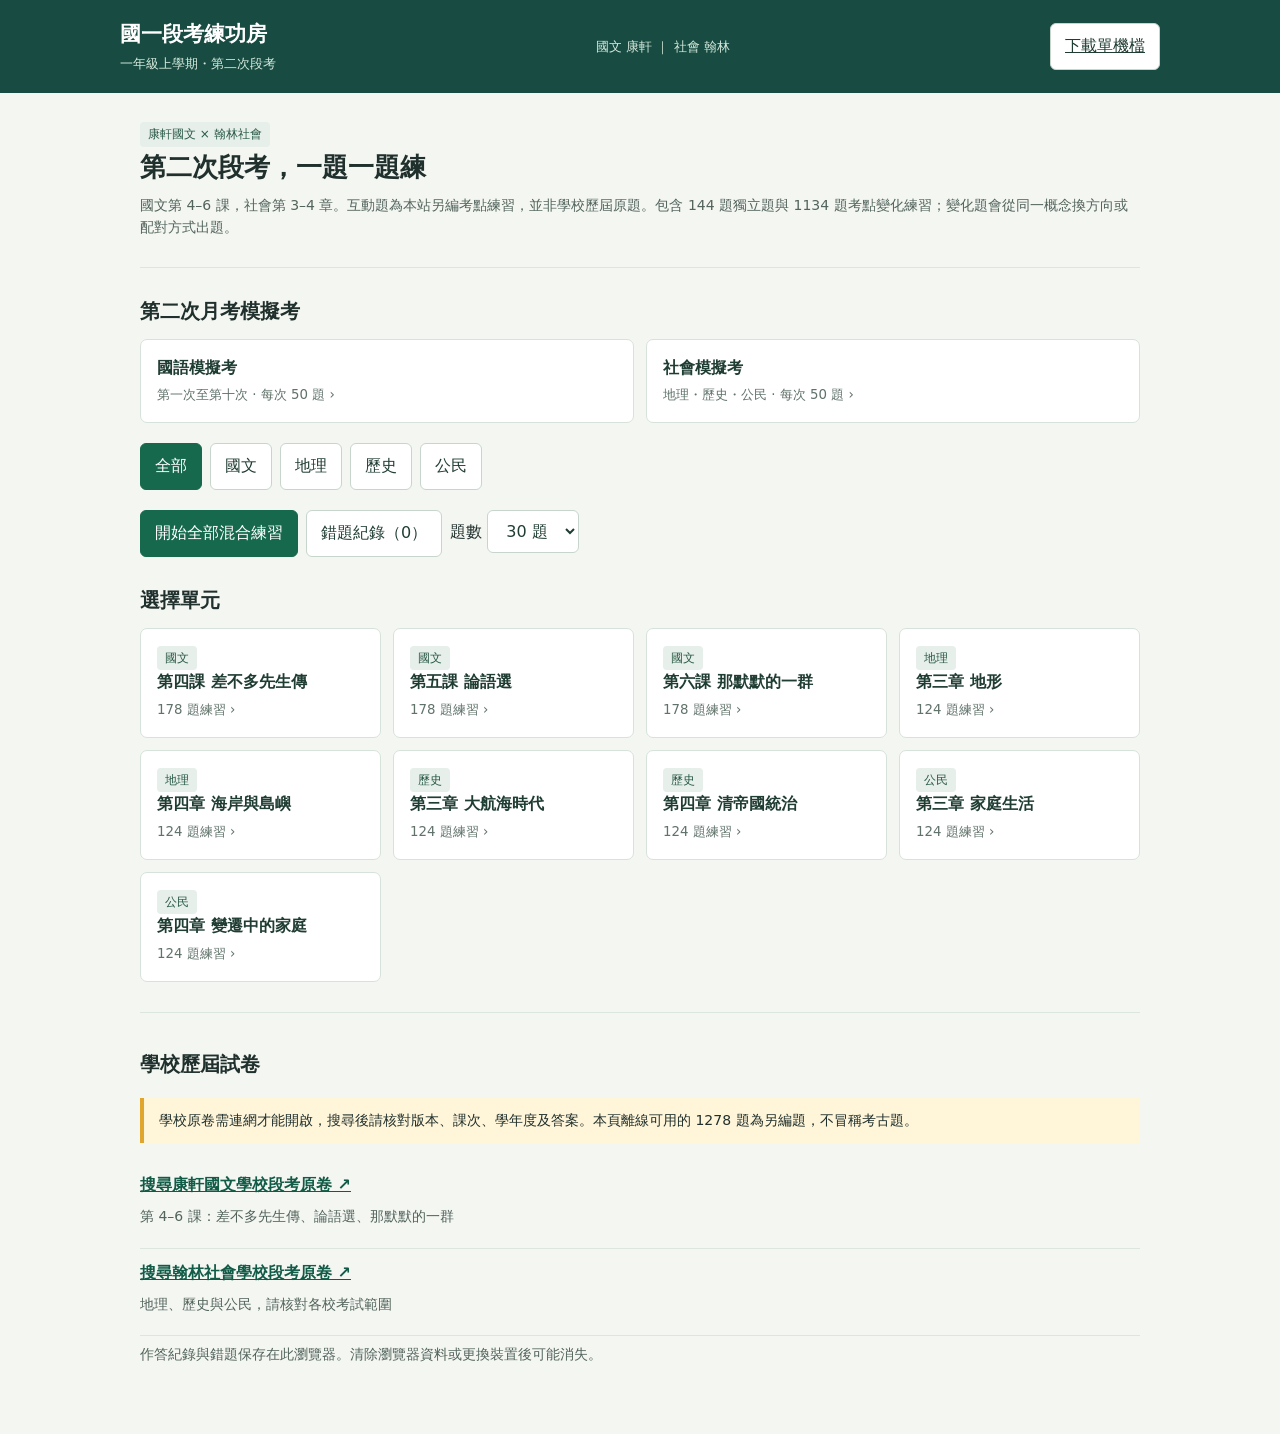
<file: grade7-midterm2/index.html>
<!doctype html>
<html lang="zh-Hant"><head><meta charset="utf-8"><meta name="viewport" content="width=device-width,initial-scale=1"><meta name="theme-color" content="#184c42"><link rel="manifest" href="manifest.webmanifest"><title>國一段考練功房</title>
<style>
:root{font-family:system-ui,'Microsoft JhengHei',sans-serif;color:#20302d;background:#f4f6f2;line-height:1.55}*{box-sizing:border-box}body{margin:0}header{background:#184c42;color:white;padding:18px max(20px,calc((100% - 1040px)/2));display:flex;justify-content:space-between;align-items:center;gap:14px}header strong{font-size:21px}header span{font-size:13px;color:#d4e8db}main{max-width:1040px;margin:auto;padding:28px 20px 60px}h1{font-size:26px;margin:0 0 5px}h2{font-size:20px;margin:28px 0 12px}p{margin:8px 0}.muted{color:#52645c;font-size:14px}.tabs,.actions,.filters{display:flex;gap:8px;flex-wrap:wrap}button,select,a.link{font:inherit}button,select,.link{border:1px solid #c7d5cc;background:#fff;color:#203d34;border-radius:6px;padding:10px 14px;cursor:pointer}button:hover,.link:hover{border-color:#24745a}button:focus-visible,select:focus-visible,a:focus-visible{outline:3px solid #dfad32;outline-offset:2px}button.active,.primary{background:#17694e;color:white;border-color:#17694e}button:disabled{opacity:.5;cursor:not-allowed}.intro{border-bottom:1px solid #dce5df;padding-bottom:20px}.tabs{margin:20px 0}.subject{display:grid;grid-template-columns:repeat(auto-fit,minmax(210px,1fr));gap:12px}.unit{background:white;border:1px solid #d7e2da;border-radius:7px;padding:16px;text-align:left}.unit strong,.unit small{display:block}.unit small{color:#60726a;margin-top:5px}.bar{height:7px;background:#dce7df;border-radius:7px;overflow:hidden;margin:16px 0}.bar i{display:block;background:#e4a22c;height:100%}.question{background:white;border:1px solid #d7e2da;border-radius:7px;padding:22px;max-width:790px}.question h1{font-size:21px;margin:15px 0}.options{display:grid;gap:8px;margin:20px 0}.option{text-align:left;display:flex;gap:12px;align-items:flex-start}.letter{flex:none;width:26px;height:26px;text-align:center;border-radius:50%;background:#e8f0e9;font-weight:700}.option.selected{border:2px solid #238363;background:#eef8f2}.option.correct{border-color:#18865b;background:#e9f7ee}.option.wrong{border-color:#c2524c;background:#fff1ef}.explain{border-left:4px solid #dfa52d;background:#fff8e7;padding:12px 16px;margin:18px 0}.actions{justify-content:space-between;align-items:center;margin-top:18px}.papers{border-top:1px solid #dce5df;margin-top:30px;padding-top:8px}.paper{display:block;padding:12px 0;border-bottom:1px solid #dce5df}.paper a{color:#125b47;font-weight:650}.badge{display:inline-block;background:#e6efe9;color:#295946;border-radius:4px;padding:3px 8px;font-size:12px}.result{font-size:34px;font-weight:700;color:#17694e}.notice{background:#fff5d9;border-left:4px solid #dfa52d;padding:12px 15px;margin:18px 0;font-size:14px}@media(max-width:520px){header{align-items:flex-start;flex-direction:column}main{padding:20px 14px 50px}.question{padding:16px}h1{font-size:23px}.question h1{font-size:19px}.actions button{flex:1}}
</style></head><body><header><div><strong>國一段考練功房</strong><br><span>一年級上學期・第二次段考</span></div><span>國文 康軒 ｜ 社會 翰林</span></header><main id="app"></main>
<script>
'use strict';
// Questions are original practice, not reproductions of school papers.
const topics=[
['ch4','國文','第四課 差不多先生傳'],['ch5','國文','第五課 論語選'],['ch6','國文','第六課 那默默的一群'],['geo3','地理','第三章 地形'],['geo4','地理','第四章 海岸與島嶼'],['his3','歷史','第三章 大航海時代'],['his4','歷史','第四章 清帝國統治'],['civ3','公民','第三章 家庭生活'],['civ4','公民','第四章 變遷中的家庭']];
// Each entry: topic, question, correct answer, three distractors, explanation.
const rows=[
['ch4','〈差不多先生傳〉最主要批評哪種態度？','做事馬虎、缺乏精確精神','認真查證與訂正','願意按規定辦事','遇到問題仔細求證','文章以誇張與諷刺，批評凡事以「差不多」敷衍的習慣。'],
['ch4','作者塑造「差不多先生」主要使用什麼手法？','誇張與諷刺','只陳列統計數字','以神話解釋自然現象','客觀記錄實驗步驟','人物的荒謬經歷經過誇張，目的是反省社會上的馬虎態度。'],
['ch4','下列哪種行為最符合文章所批評的問題？','未核對藥名就說兩種藥差不多','出門前確認列車時間','計算後重新驗算','不確定時向專家請教','涉及健康安全時，更不能用模糊印象代替查證。'],
['ch4','文章中人物的遭遇與結果，最適合歸納為什麼？','看似細小的疏忽也可能造成嚴重後果','任何事情都只要大概正確','錯誤只會影響自己','仔細辦事一定浪費時間','作者透過後果提醒讀者：差一點也可能差很多。'],
['ch4','〈差不多先生傳〉的作者是誰？','胡適','孔子','朱自清','劉墉','〈差不多先生傳〉由胡適撰寫。'],
['ch5','「學而時習之」的「習」，最接近什麼意思？','溫習、練習','習慣','傳染','聚集','學習之後適時溫習實踐，才能使所學更熟悉。'],
['ch5','「溫故而知新」強調什麼學習方法？','複習舊知，進而獲得新理解','只背新知，不看舊內容','只依賴別人提供答案','學過一次就永不複習','溫習原有知識，並從中得到新的體會。'],
['ch5','「知之為知之，不知為不知」強調什麼？','誠實面對自己的知與不知','不知道時假裝知道','只要背誦就不用理解','不必向他人請教','承認自己的不足，才有機會進一步學習。'],
['ch5','「三人行，必有我師焉」最能說明什麼態度？','觀察他人長短，虛心學習並反省','只向年紀最大的人學習','別人的缺點與自己無關','每個人說的話都不必判斷','取他人的長處學習，也以其缺點反省自己。'],
['ch5','「學而不思則罔，思而不學則殆」說明什麼？','學習與思考必須互相配合','只要思考，不必學習','只要學習，不必思考','學習和思考毫無關係','只學不思容易迷惘，只思不學容易陷入困惑。'],
['ch6','〈那默默的一群〉以關懷為出發點，最適合關注什麼？','容易被忽視的人及其付出','只注意最有名的人','只比較誰最富有','排除日常生活的勞動者','閱讀時從具體人物、工作與付出，思考作者如何表達關懷。'],
['ch6','閱讀描寫人物工作的文章時，哪項最能支持「工作辛勞」的判斷？','文章記載的工作時間、動作及處境','只看文章的標題','憑讀者原本的想像','忽略文中細節','主旨判斷需要回到文章細節，找出時間、行動與環境等證據。'],
['ch6','面對平日默默付出的工作者，下列哪個做法最貼近尊重？','理解其勞動並以平等態度相待','以職業高低決定是否尊重','認為看不見就不重要','用刻板印象判斷每個人','尊重不同工作及個人處境，是閱讀社會關懷文章的重要延伸。'],
['ch6','作者透過人物經歷呈現社會現象，閱讀時應如何推論？','把人物遭遇、環境與作者觀點連起來','只憑一個詞判斷全文','忽略敘述中的時間和背景','把個人遭遇直接當作所有人的經歷','先找具體事例，再分辨文章如何由事例引出觀點。'],
['ch6','文章描寫工作者細節時，最可能產生什麼效果？','讓讀者看見不易察覺的付出','證明每一個人有完全相同的生活','使人物完全失去個別性','讓讀者不必思考事件','具體描寫能幫助讀者理解人物處境，不可過度推論。'],
['geo3','臺灣地形大致呈現什麼分布？','東部多山，西部平原較廣','東西兩側都是廣大平原','中央全是沙漠','西部全部是高山','臺灣中央與東部山地較多，西部有較廣的平原與丘陵。'],
['geo3','臺灣高山、地震多，主要與何者有關？','板塊交界與擠壓','位於赤道正上方','極地冰河擠壓','沙漠風力堆積','臺灣位於歐亞板塊與菲律賓海板塊交界，地殼活動活躍。'],
['geo3','河川流出山區後，因流速降低而堆積形成的扇形地形稱為什麼？','沖積扇','海蝕崖','斷層崖','火山口','河川出山口後坡度變緩，搬運的礫石泥沙堆積形成沖積扇。'],
['geo3','地圖上等高線愈密，通常表示什麼？','坡度愈陡','坡度愈平緩','海水愈深','人口愈多','相同高度差集中在較短水平距離，代表坡度較陡。'],
['geo3','臺灣主要平原多位於西部，與哪種作用關係密切？','河川搬運及堆積','冰河刨蝕','流星撞擊','風化完全停止','河川將山區泥沙向下游搬運，在地勢低平處堆積。'],
['geo4','海浪長期侵蝕岩岸，較可能形成哪種地形？','海蝕崖','沖積扇','河階','盆地','海浪侵蝕海岸岩石，可以形成海蝕崖、海蝕洞等地形。'],
['geo4','海岸沙洲主要和哪種作用有關？','泥沙搬運與堆積','火山熔岩冷卻','冰河切割','板塊直接抬升山頂','沿岸海流與波浪搬運泥沙，在適合的地方堆積成沙洲。'],
['geo4','澎湖群島常見的柱狀玄武岩，與何種地質活動相關？','火山熔岩冷卻','河水溶解石灰岩','冰川搬運礫石','珊瑚大量生長','玄武岩與火山作用有關；熔岩冷卻收縮可形成柱狀節理。'],
['geo4','下列哪個島嶼以珊瑚礁地形聞名？','小琉球','龜山島','綠島','彭佳嶼','小琉球以隆起珊瑚礁地形聞名；其他選項主要與火山作用相關。'],
['geo4','紅樹林與潮間帶具有什麼重要功能？','提供生物棲地並保護海岸','完全阻止所有颱風','讓所有海水變成淡水','使海岸不再受到人類活動影響','濕地提供生態棲地，也有緩衝風浪及保護海岸等功能。'],
['his3','17世紀荷蘭人在臺灣南部建立統治據點，最重要的背景是什麼？','發展東亞海上貿易','興建橫貫鐵路','推動臺灣民主選舉','建立清朝行省','大航海時代的歐洲勢力藉由海上據點參與區域貿易。'],
['his3','17世紀西班牙勢力主要在臺灣哪個區域建立據點？','北部','中央山脈山頂','澎湖南部海底','臺灣東南部全境','西班牙人在臺灣北部建立據點，後來被荷蘭勢力逐出。'],
['his3','荷蘭統治時期，為了取得鹿皮與稻米、蔗糖等商品，可能推動什麼？','貿易、農業開墾與徵收','全面禁止海外貿易','廢除所有農業活動','進行工業革命','荷蘭統治結合貿易及農業生產，也影響原住民族與移民社會。'],
['his3','鄭成功攻取臺灣時，結束了哪一個政權在臺灣的統治？','荷蘭東印度公司','日本總督府','清朝臺灣巡撫','西班牙王室對全臺的統治','1662年荷蘭人投降，鄭氏政權進入臺灣。'],
['his3','大航海時代臺灣成為海上交通節點，主要因為什麼？','位於東亞海上航線附近','位於歐洲內陸','與亞洲航線完全無關','當時沒有海上貿易','臺灣的位置使它與東亞及東南亞海上貿易網絡產生聯繫。'],
['his4','清廷最初將臺灣納入版圖後，行政上隸屬哪一省？','福建省','廣東省','浙江省','臺灣省','1684年設臺灣府，隸屬福建省；1885年臺灣建省。'],
['his4','清代大量漢人移入臺灣，最直接帶來哪一種變化？','開墾範圍與聚落逐漸擴大','全臺所有族群立刻消失','臺灣停止農業生產','所有移民都來自同一個地方','移民與開墾使聚落擴張，也改變土地利用與族群關係。'],
['his4','清廷設立渡臺限制，其主要目的與何者有關？','控制移民與社會秩序','鼓勵所有人自由移居','推動航空交通','取消海峽交通','清廷曾透過渡臺限制管控人口流動，但不同時期規定與執行情形有變。'],
['his4','清代臺灣建省後，首任巡撫是誰？','劉銘傳','鄭成功','沈葆楨','連橫','臺灣建省後，劉銘傳出任首任巡撫並推動部分近代建設。'],
['his4','清代臺灣社會發生械鬥或民變，理解原因時應注意什麼？','移民、資源競爭、治理與族群等複雜因素','一定只有單一原因','所有衝突都由同一事件引起','衝突與土地資源毫無關係','歷史事件通常有多重原因，應結合時間與背景判斷。'],
['civ3','家庭生活中，分擔家務最符合哪種原則？','依能力、時間與情況公平協商','只由特定性別負責','年紀最小的人負責全部工作','誰聲音大就完全不必做','家務可以依能力和情況協商，避免用性別刻板印象分工。'],
['civ3','家人意見不同時，哪種方式最有助於溝通？','先傾聽彼此理由，再一起討論','不讓對方說話','用威脅代替說明','將問題完全隱瞞','溝通需要傾聽、表達感受並共同尋求可行方案。'],
['civ3','家庭可能提供的功能包括什麼？','情感支持、照顧與生活教育','只有提供金錢','只能教學校課程','完全不能提供情緒支持','不同家庭的資源和分工不同，仍可能提供照顧、支持及社會化。'],
['civ3','家人發生衝突時，下列哪個做法較恰當？','描述自己的感受並尊重他人','用辱罵迫使對方接受','一律以暴力處理','拒絕理解彼此需求','用具體事實與感受溝通，有助於共同解決問題。'],
['civ3','一個孩子由祖父母照顧並同住，最適合的理解是什麼？','這是可能出現的家庭生活型態','這不是家庭','家庭只限父母和子女同住','此家庭必然缺少關愛','家庭組成具有多樣性，不應憑形式判斷是否受到關愛。'],
['civ4','下列何者最能說明家庭型態多元？','家庭可能有單親、隔代教養或新住民等不同情況','只有核心家庭才是家庭','家庭成員的安排永遠不變','所有家庭必須有一樣的人數','家庭因成員、生活安排及社會變遷而呈現多種樣貌。'],
['civ4','少子化與高齡化可能使家庭面臨什麼需求？','兒童與長者照顧安排需要調整','所有家庭都不再需要照顧','長者數量必然減少','每個家庭成員的責任完全相同','人口結構改變，可能增加照顧需求並影響家庭分工。'],
['civ4','尊重新住民家庭，哪項行為最適當？','理解不同文化並避免以國籍貼標籤','模仿口音嘲笑','認為所有新住民都一樣','拒絕了解不同生活背景','尊重個別差異與文化多樣性，避免刻板印象。'],
['civ4','家人因工作而分住不同地方時，哪個做法有助維持關係？','保持聯繫並協商照顧安排','認定距離使關係不可能維持','完全不討論彼此需求','認為只能由某一性別負責照顧','家庭關係可透過溝通與共同安排維繫。'],
['civ4','當家庭照顧壓力超過家人能負擔時，可以考慮什麼？','尋求親友、學校或社會福利資源協助','禁止尋求外界幫助','認為只有家庭成員能承擔一切','忽視被照顧者需求','家庭可依需要結合親友、學校與社會資源。']];
rows.push(
['ch4','「差不多先生」的姓名、相貌經常讓人覺得熟悉，最可能有什麼用意？','暗示這種態度在生活中並不罕見','說明他只有一張照片','證明他是具名的歷史人物','指出他是專業醫師','虛構人物具有普遍性，藉此反省社會中常見的馬虎現象。'],
['ch4','文章使用傳記形式，最主要是為了什麼？','借敘述人物一生來諷刺處世態度','證明主人翁真實存在','編寫醫學教材','介紹地理環境','以傳記形式虛構人物經歷，透過荒謬事件表現諷刺。'],
['ch4','「差不多」態度遇到藥品劑量時，最需要注意什麼？','一字或一個數字的差異都應核實','藥名相似就可以互換','只要外包裝顏色相近即可','不舒服時不用詢問專業人員','醫療用藥需要精確核對，不可把相近視為相同。'],
['ch4','用誇張手法描寫人物出錯，最能達到什麼效果？','凸顯馬虎的荒謬，引人反省','使錯誤自動變成正確','避免讀者思考','證明細節永遠無關緊要','誇張使特徵鮮明，再以諷刺引導讀者檢視自身。'],
['ch4','下列哪種寫作目的最符合本文？','批評不求精確、敷衍了事的風氣','教讀者辨認山川','歌頌不假思索的效率','介紹孔子弟子的生平','文章以人物為鏡，批評辦事缺乏嚴謹的態度。'],
['ch4','小安做實驗時記錯單位，仍覺得大致相同。最適合提醒他什麼？','單位不同可能改變結果，應重新核對','實驗只需大概相近','單位可隨意互換','只核對標題即可','數值與單位都影響結果，仔細查證才能避免失誤。'],
['ch4','文章諷刺的對象最適合如何理解？','生活中以馬虎敷衍代替認真求證的態度','所有做錯一次的人','只有故事中的醫生','所有不會寫字的人','文章的重點是對普遍態度的反省，不是單純攻擊某一職業。'],
['ch5','「人不知而不慍」中的「慍」是什麼意思？','生氣、怨怒','歡喜','理解','記住','不因他人不了解自己而怨怒，表現修養。'],
['ch5','「有朋自遠方來，不亦樂乎」表達什麼心情？','朋友遠道而來的喜悅','討厭朋友來訪','想獨自搬到遠方','為旅行感到悲傷','志同道合的朋友遠道而來，是令人高興的事。'],
['ch5','「見賢思齊」最接近哪一個行動？','看到他人的優點，努力向他學習','看到他人的長處就嫉妒','只要求別人改進','只記得別人的錯誤','見到賢德的人，要想著向他看齊。'],
['ch5','「己所不欲，勿施於人」的意思是什麼？','自己不想要的，不要強加給別人','自己想做的就要求所有人做','只要自己高興即可','不要與任何人相處','以自己的感受推想別人的感受，避免將不願承受的事加諸他人。'],
['ch5','《論語》主要記錄什麼？','孔子及其弟子的言行','一位詩人的旅遊日記','古代醫療處方','臺灣地形調查','《論語》是記錄孔子與弟子言行的儒家典籍，以語錄形式為主。'],
['ch5','小明發現自己不懂題意，於是向老師請教，最符合哪句話？','知之為知之，不知為不知','人不知而不慍','有朋自遠方來','過而不改','先承認不懂，再主動求教，符合誠實求知的精神。'],
['ch5','複習舊筆記後，發現不同單元之間的新關聯，最符合什麼？','溫故而知新','掩耳盜鈴','刻舟求劍','緣木求魚','複習已知內容並得到新理解，就是溫故知新。'],
['ch6','〈那默默的一群〉主要描寫哪一群工作者？','清掃街道的清潔人員','製造飛機的工程師','在海上捕魚的漁夫','在醫院看診的醫師','文章將目光投向平日清掃街道、容易被忽視的工作者。'],
['ch6','文中將清潔工作者的行動與戰士相連，主要是為了什麼？','凸顯認真面對困難工作的精神','指出清潔工作就是軍事行動','證明兩者職責完全相同','說明街道是一座戰場','透過類比，凸顯堅守崗位與不畏艱苦的精神。'],
['ch6','作者描寫清潔人員搶著處理難掃的地段，可以推知什麼？','她們盡責並願意承擔辛苦工作','她們不知道如何工作','她們只在意別人觀看','街道永遠不會髒','從面對困難工作的具體行動，可推論其負責態度。'],
['ch6','「默默」在篇名中最可能強調什麼？','付出往往不張揚，也不易被看見','工作者完全不會說話','工作沒有任何價值','街道上永遠沒有聲音','此處著重工作者安靜而持續的付出，而非字面上不能說話。'],
['ch6','讀完文章後，哪種行動最能回應作者關懷？','珍惜公共環境並尊重清潔人員','隨手丟垃圾以增加工作機會','依職業高低決定態度','只在有人看見時維護環境','尊重勞動者也要從自己的日常行動做起。'],
['ch6','文章以具體工作細節刻畫人物，最能幫助讀者什麼？','理解工作辛勞與人物精神','直接知道每個人的家庭背景','證明所有工作環境都相同','不需再閱讀其他段落','具體細節能讓讀者從行動理解人物的處境與精神。'],
['ch6','作者對文中這群人的態度最可能是什麼？','肯定與敬重','嘲笑與輕視','冷漠與排斥','恐懼與敵意','文章透過工作描寫，表達對默默付出者的肯定。'],
['geo3','四周較高、中間低平的地形稱為什麼？','盆地','山脈','海蝕崖','沙洲','盆地的典型特徵是周圍地勢較高，中央相對低平。'],
['geo3','地勢較平坦、海拔較低的廣大區域稱為什麼？','平原','高山','斷崖','峽谷','平原地勢相對低平，是重要聚落與農業分布地區。'],
['geo3','臺灣山地主要由哪種力量形成？','地殼板塊擠壓隆起','潮汐堆積海水','植物光合作用','地下水蒸發','板塊運動造成地殼擠壓與隆起，是山地形成的重要原因。'],
['geo3','河流在下游流速變慢時，通常會發生什麼？','搬運的泥沙較易堆積','河水停止流動','所有岩石突然融化','河床一定變成火山','流速減慢時搬運能力下降，泥沙較容易堆積。'],
['geo3','地圖以不同顏色表示不同高度，稱為什麼圖？','分層設色圖','行政區人口圖','氣溫曲線圖','交通路網圖','分層設色圖以顏色區分不同高度的地勢。'],
['geo3','溪谷兩側陡峭、谷底狹窄，多與哪項作用有關？','河流向下侵蝕','海水長期堆積','沙丘向上堆積','珊瑚礁隆起','山區河流坡陡流急，向下侵蝕可形成狹窄谷地。'],
['geo3','若等高線彼此距離較遠，坡度通常如何？','比較平緩','比較陡峭','一定垂直','無法表示地勢','同樣高度差分布在較長水平距離，坡度較平緩。'],
['geo4','臺灣西部海岸常見沙洲與潟湖，主要與什麼有關？','泥沙堆積作用','冰河侵蝕作用','隕石撞擊','火山爆發形成高山','西部河川輸送泥沙，加上海流與波浪作用，形成堆積海岸。'],
['geo4','臺灣東部許多海岸緊鄰高山，海岸平原相對如何？','較狹窄','極為寬廣且遍布沙漠','完全不存在','高於所有山脈','東部部分海岸山地近海，平地通常較狹窄。'],
['geo4','東北角海岸常見岬角與海灣交錯，海岸線通常如何？','較曲折','完全平直','全由沙漠組成','沒有岩石','北部與東北部海岸可見岬灣與岩岸景觀。'],
['geo4','潮間帶是指哪個範圍？','漲潮時被海水覆蓋、退潮時露出的地帶','終年位於最高山頂','永遠位於深海海溝','只有河川上游','潮間帶隨潮汐漲退交替受到海水覆蓋與暴露。'],
['geo4','參觀海岸生態時，哪種行為最合適？','觀察生物並避免破壞棲地','大量採集活體帶回家','將垃圾埋進沙灘','踩踏珊瑚礁','減少干擾並帶走垃圾，有助維護海岸生態。'],
['geo4','沙洲與海岸之間相對平靜的淺水水域常稱為什麼？','潟湖','火山口','盆地','峽灣','沙洲阻隔部分海水後，內側可形成潟湖。'],
['geo4','綠島的成因主要與什麼有關？','火山作用','珊瑚礁堆積後直接形成整座島','河川沖積形成','冰川搬運形成','綠島屬火山島；與小琉球的隆起珊瑚礁不同。'],
['his3','荷蘭人統治臺灣南部時，主要據點與今日哪個地區有關？','臺南安平一帶','臺北陽明山山頂','花蓮太魯閣','宜蘭龜山島','荷蘭人在大員建立據點，與今日臺南安平一帶有關。'],
['his3','西班牙人在臺灣北部傳播的主要宗教是什麼？','天主教','佛教','印度教','道教','西班牙傳教士在臺灣北部傳播天主教。'],
['his3','荷蘭人與原住民族互動時，可能透過什麼取得貿易商品？','向原住民族交換鹿皮','採購火車車票','要求所有人轉為工業工人','完全斷絕商業往來','鹿皮是當時重要的外銷商品，與原住民族狩獵及貿易有關。'],
['his3','郭懷一事件主要發生在哪個統治時期？','荷蘭統治時期','日本統治時期','臺灣建省後','戰後民主化時期','郭懷一事件反映部分漢人對荷蘭統治與賦稅的不滿。'],
['his3','17世紀荷蘭與西班牙勢力來臺，與哪個世界趨勢有關？','歐洲海上擴張與亞洲貿易','網際網路興起','全球航空運輸普及','工業機器人大量使用','大航海時代海上航線擴張，歐洲勢力積極參與亞洲貿易。'],
['his3','鄭氏政權治理臺灣時，為補充糧食而推行的措施是什麼？','屯墾','廢除所有農耕','興建高速鐵路','停止駐軍','鄭氏政權透過屯墾等方式增加糧食供應。'],
['his3','認識大航海時代的臺灣，為何也要看原住民族的經驗？','不同群體受到貿易與統治的影響不盡相同','歷史只與統治者有關','原住民族完全沒有參與貿易','各群體在任何地方遭遇都一樣','比較不同群體的處境，有助理解貿易與統治的多面影響。'],
['his4','清廷將臺灣納入版圖前，擊敗的是哪一政權？','鄭氏政權','荷蘭政權','日本總督府','西班牙政權','1683年清軍在澎湖海戰擊敗鄭氏勢力，後來將臺灣納入版圖。'],
['his4','清代臺灣原住民族土地受到開墾擴張影響，可能出現什麼現象？','土地與生活空間發生變化','土地使用完全不變','全島在同一天失去所有聚落','族群之間完全沒有接觸','移民開墾改變土地利用，也影響原住民族的生計與生活空間。'],
['his4','朱一貴事件發生於哪個時期？','清代','荷蘭統治之前','日治時期','戰後時期','朱一貴事件是清代臺灣的重要民變之一。'],
['his4','牡丹社事件後，清廷對臺灣的治理出現什麼傾向？','更加重視臺灣防務與治理','立刻放棄所有防務','立即進入日本統治','停止與外界往來至今','牡丹社事件促使清廷更重視臺灣的治理與防務。'],
['his4','清末劉銘傳推動的建設可見哪種近代化特色？','興辦電報與鐵路等設施','使用網路視訊教學','發射人造衛星','建立高速鐵路全線','劉銘傳任內推動部分鐵路、電報等近代建設，但應注意實際完成範圍。'],
['his4','判斷清代歷史事件先後，下列何者較早？','設臺灣府','臺灣建省','日治時期開始','臺灣光復後','臺灣府設於1684年，臺灣建省在1885年，其餘事件更晚。'],
['his4','漢人移墾與原住民族互動可能包含什麼？','交易、合作與土地衝突等多種情形','始終只有單一形式','完全沒有任何接觸','所有群體都擁有相同處境','不同地方與時期的互動複雜，不能簡化成單一關係。'],
['civ3','父母與子女的關係屬於什麼？','親屬關係','陌生人關係','純粹同學關係','只存在於學校的關係','父母子女之間具有親屬關係，形成方式可能涉及出生或收養。'],
['civ3','家庭成員共享生活支出，最直接涉及哪一種功能？','經濟功能','氣候調節功能','板塊運動功能','外交功能','收入、消費與生活資源的安排，與家庭經濟功能有關。'],
['civ3','孩子從家人互動中學習禮貌與生活規範，屬於家庭的什麼功能？','教育與社會化','天氣預報','地形侵蝕','海水搬運','家庭是孩子學習生活規範與互動方式的重要場所。'],
['civ3','家人照顧生病的孩子，主要展現哪種功能？','照顧與保護','控制海流','發明文字','規定全國法律','照顧生病的家人展現家庭支持及照護功能。'],
['civ3','當家人對外出時間有不同想法，下列哪種溝通較好？','說明理由並一起協商','不聽說明就大聲辱罵','用謊話掩蓋行蹤','以暴力結束對話','表達需求並傾聽對方顧慮，有助取得共識。'],
['civ3','下列何者最能呈現家庭分工的彈性？','家人依時間與能力輪流做家務','家務只能由女性承擔','最忙的人永遠做全部','家務完全不需要討論','家庭可以根據各成員的時間、能力與需要協商分工。'],
['civ3','家庭成員遇到困難時互相安慰，主要提供什麼？','情感支持','天氣預報','地殼壓力','海洋資源','傾聽與安慰能提供情感支持，幫助成員面對困難。'],
['civ4','父母離婚後，孩子主要由其中一方照顧，可能屬於哪種家庭？','單親家庭','一定是隔代教養','一定是頂客家庭','一定不是家庭','單親家庭可能因離婚、喪偶或其他情況形成。'],
['civ4','由祖父母主要照顧孫子女的情況稱為什麼？','隔代教養','所有人單獨居住','頂客家庭','只有夫妻共同居住','隔代教養指祖父母一代主要擔任照顧孫子女的角色。'],
['civ4','父母再婚後，與子女共同生活的家庭可能稱為什麼？','重組家庭','必然是隔代家庭','永遠只有一人','不存在的家庭','因婚姻關係變動而重新組成的家庭，常稱重組家庭。'],
['civ4','一對夫妻雙方工作，選擇不生育子女，常被稱為什麼家庭？','頂客家庭','隔代家庭','大家庭','寄養家庭','頂客通常指雙薪且無子女的家庭，實際情況各有差異。'],
['civ4','人口老化下，家庭與社會可能需要增加什麼服務？','長期照顧與支持資源','全面取消醫療服務','減少無障礙設施','禁止家人互相照顧','高齡人口增加可能使長期照顧與支持需求提高。'],
['civ4','對不同家庭型態的同學，應採取什麼態度？','尊重差異，不用家庭背景取笑','只與家庭組成相同的人往來','認為某種家庭一定不幸福','要求每個人公開家務事','家庭型態多樣，應尊重隱私與個別處境。'],
['civ4','雙薪家庭的家務分工，哪種說法較合理？','可以依彼此工作與照顧時間協調','必須由母親獨自負擔','由某個性別天生決定','不需要考量家人狀況','透過溝通協調家務與照顧，有助減輕個別成員負擔。']
);
// Concept sets supplement the original questions with labelled variations.
const conceptSets={
ch4:`胡適|〈差不多先生傳〉的作者
諷刺|藉由描寫荒謬或缺點引人反省的寫法
誇張|故意放大特徵以加強表達效果的寫法
對比|把不同事物並列以凸顯差異的寫法
傳記|以人物經歷為主要記敘內容的文章形式
虛構人物|由作者創造、未必確有其人的文章角色
細節查證|對姓名、數字或事實逐一核對的做法
敷衍|做事不認真，只求表面應付的態度
精確|符合事實或標準而沒有明顯差錯
馬虎|做事粗心、不仔細
因果|事件原因與結果之間的關係
反省|回頭檢視自己的行為與想法
人物形象|讀者從人物言行中形成的整體印象
文章主旨|文章最主要想表達的觀點
事件轉折|故事發展產生關鍵改變的地方
情節|文章中依一定順序展開的事件
文章寓意|作者藉人物或故事間接表達的道理
字音|字在特定詞語中應讀出的聲音
字形|辨識漢字筆畫、部件與正確寫法
多音字|同一個字在不同詞語中可能有不同讀音
褒義|詞語帶有讚美、肯定意味
貶義|詞語帶有批評、否定意味
詞語語境|用詞語所在的上下文判斷其意思
標點符號|幫助區分語氣、停頓和句意的符號
過猶不及|事情做得過分和做得不足都不恰當
一絲不苟|做事謹慎仔細，絲毫不馬虎
差之毫釐失之千里|起初差異雖小，結果可能相差極大`,
ch5:`孔子|儒家重要思想家，《論語》記錄其言行
論語|記錄孔子及其弟子言行的儒家典籍
語錄體|以記錄人物言論為主的文章形式
學而時習之|學習之後適時溫習與實踐
有朋自遠方來|志同道合的朋友遠道前來
人不知而不慍|別人不了解自己也不因此怨怒
溫故而知新|溫習舊知識並獲得新的理解
學而不思則罔|只學習而不思考就容易迷惘
思而不學則殆|只思考而不學習就容易困惑
知之為知之|知道就是知道，要誠實面對所知
不知為不知|不知道就承認不知道，不假裝明白
三人行必有我師|和別人相處時能從他們身上學習
擇其善者而從之|選擇別人的優點來學習
其不善者而改之|看到別人的缺點也反省改正自己
見賢思齊|看到賢德的人就想向他看齊
見不賢而內自省|看到不賢德的人便反省自己
己所不欲勿施於人|自己不願接受的事不要強加別人
逝者如斯|時光如流水般不斷流逝
學習與思考|讀書後還需思考，思考也需學習為基礎
自省|檢查自己的言行與不足
求知態度|面對不懂之處願意承認並請教
仁|儒家重視關懷他人與人際關係的德行
慍|因不滿而生氣或怨怒
罔|迷惑而無所得
殆|困惑或有危險
齊|在見賢思齊中表示看齊
省|在內自省中表示檢查反省`,
ch6:`清潔工作者|文章關注在日常環境中辛勤清掃的人
張騰蛟|〈那默默的一群〉的作者
記人散文|藉人物的行動和細節呈現性格精神的散文
人物動作描寫|記錄人物如何行動以呈現其特質
人物語言描寫|透過人物說的話呈現個性或態度
外貌描寫|描寫人物的面容、衣著或外表
工作環境|人物勞動時所處的場所與條件
社會關懷|關注社會中人們的生活處境與需求
默默付出|不張揚卻持續為他人或環境貢獻
尊重勞動|肯定各類工作者的付出與尊嚴
敬重|因認同對方品格或表現而尊敬
同理心|嘗試理解他人的感受與處境
公共環境|人們共同使用並共同維護的生活空間
人物特質|從人物言行與選擇歸納出的性格
具體事例|可用來支持觀點的明確行動或事件
推論|根據文章線索作出有依據的判斷
主旨|作者希望透過文章傳達的核心意思
直接描寫|明白寫出人物外貌、行為或心理
側面描寫|透過他人反應或環境襯托人物特徵
比喻|用另一個事物說明所要描寫的對象
擬人|賦予非人事物人的動作、情感或特徵
對照|並列不同情況以突顯彼此差異
敘事|交代人物、事件及其發展
描寫|刻畫人物、環境或事物的具體狀態
抒情|表達作者或人物的情感
議論|針對某件事情提出看法和理由
文章證據|用來支持閱讀判斷的內容線索`,
geo3:`板塊運動|地殼板塊移動並互相作用的現象
板塊擠壓|板塊相互推擠，可使地殼隆起變形
地震|地殼內能量釋放造成地面震動
山地|地勢較高、坡度通常較陡的地形
丘陵|起伏較和緩、海拔通常低於山地的地形
臺地|地勢較周圍高、頂部相對平坦的地形
平原|地勢低平且面積較廣的地形
盆地|四周地勢較高、中央相對低平的地形
山脈|由許多山嶺連接形成的帶狀地形
中央山脈|縱貫臺灣中央的重要山脈
縱谷|位於山脈之間、沿一定方向延伸的谷地
花東縱谷|位在中央山脈與海岸山脈之間的谷地
河川侵蝕|河水沖刷並帶走河床或河岸物質
河川搬運|河水將泥沙礫石從一處帶到另一處
河川堆積|河水流速降低時泥沙等物質沉積
沖積扇|河流出山口因流速減緩形成的扇形堆積地
三角洲|河流在入海口附近泥沙堆積形成的地形
河階|河流兩岸呈階梯狀分布的舊河床遺跡
峽谷|由河流侵蝕形成、兩側陡峭的狹窄谷地
等高線|地圖上連接相同海拔高度各點的線
等高線密集|表示同樣高度差在短距離內出現，坡較陡
等高線稀疏|表示同樣高度差分布較遠，坡較緩
海拔|某地相對於平均海水面的高度
地形剖面圖|沿特定路線切開後呈現高低起伏的圖
分層設色|以不同顏色標示不同高度範圍的方法
坡度|地表傾斜的程度
崩塌|山坡上的土石因重力等因素向下滑落`,
geo4:`侵蝕海岸|海浪侵蝕作用明顯的海岸類型
堆積海岸|泥沙堆積作用明顯的海岸類型
海蝕崖|海浪長期侵蝕海岸岩石形成的陡崖
海蝕洞|海浪沿岩石較脆弱處侵蝕形成的洞穴
海蝕平臺|海岸岩石經海浪侵蝕形成的平坦岩面
岬角|向海突出的一段陸地
海灣|海水向陸地凹入的海岸地形
沙洲|海流、波浪等搬運泥沙堆積形成的狹長沙地
潟湖|沙洲與陸地之間形成的淺水水域
潮間帶|漲潮被海水覆蓋、退潮時露出的地帶
潮汐|海面受天體引力等影響而週期性漲退
沿岸流|沿海岸方向流動、能搬運泥沙的海水
紅樹林|適應潮間帶環境的植物群落
濕地|長期或定期積水、具有特殊生態的地區
海岸防護|透過適當措施減少海岸災害與侵蝕的工作
海岸生態保育|維護海岸棲地與生物多樣性的行動
火山島|主要由火山活動形成的島嶼
珊瑚礁島|與珊瑚礁生長和地殼變動相關的島嶼
小琉球|以隆起珊瑚礁地形聞名的島嶼
綠島|位於臺灣東南方的火山島之一
蘭嶼|位於臺灣東南方、主要由火山作用形成的島嶼
澎湖|以玄武岩地形聞名的群島
玄武岩|熔岩冷卻後形成的一種火成岩
柱狀節理|岩漿或熔岩冷卻收縮形成的柱狀裂隙構造
海蝕作用|海浪沖擊和磨蝕海岸岩石的作用
海岸堆積|泥沙在海岸附近沉積並逐漸累積
珊瑚礁|由珊瑚等生物長期生長堆積形成的礁體`,
his3:`大航海時代|歐洲航海勢力擴張並建立跨洋航線的時期
東亞海上貿易|東亞港口間經由海路交換商品的活動
荷蘭東印度公司|在亞洲從事貿易並曾統治臺灣南部的荷蘭公司
大員|荷蘭人在臺灣南部建立貿易據點的地區
熱蘭遮城|荷蘭人在大員興建的重要城堡
普羅民遮城|荷蘭人在臺南赤崁一帶興建的城堡
西班牙勢力|曾在十七世紀的臺灣北部建立據點的歐洲勢力
聖薩爾瓦多城|西班牙人在基隆一帶興建的據點
聖多明哥城|西班牙人在淡水一帶興建的據點
鹿皮|十七世紀臺灣重要的外銷商品之一
蔗糖|十七世紀臺灣重要的農產品及貿易商品
稻米|荷蘭統治與鄭氏時期臺灣的重要農作物
原住民族|歐洲勢力到來前已在臺灣生活的族群
漢人移民|自中國沿海渡海至臺灣生活的移入人口
傳教|傳播宗教信仰與教義的活動
新港文書|以羅馬字書寫平埔族語的歷史文獻
郭懷一事件|荷蘭統治時期發生的漢人反抗事件
賦稅|統治者依制度向人民徵收的財物
貿易據點|供商人交換商品、停泊和管理貿易的場所
鄭成功|率軍攻臺並結束荷蘭在臺統治的鄭氏領袖
鄭經|鄭成功之後治理臺灣的鄭氏領導者
明鄭時期|鄭氏政權在臺灣統治的時期
屯墾|以駐軍等人力進行耕作以供應糧食
鄭氏與清朝|十七世紀後期在東南沿海對立的兩方勢力
1662年|荷蘭人投降、鄭氏政權開始治理臺灣的年份
臺灣海峽|臺灣與中國大陸之間的海域
跨文化交流|不同文化群體接觸並互相影響的現象`,
his4:`清帝國|十七世紀後期將臺灣納入版圖的政權
澎湖海戰|清軍與鄭氏勢力在澎湖附近進行的戰事
施琅|率清軍攻取澎湖的將領
1684年|清廷設臺灣府並隸屬福建省的年份
臺灣府|清廷治理臺灣時設立的府級行政區
福建省|清代初期臺灣府所隸屬的省份
渡臺限制|清廷為管理人口移動而實施的渡海規定
漢人移墾|漢人移入臺灣並開墾土地的過程
唐山過臺灣|漢人從中國沿海渡海到臺灣的歷史現象
閩南移民|祖籍多來自福建南部的漢人移民
客家移民|清代移入臺灣的漢人族群之一
土地開墾|將土地整理並轉作耕種等用途
分類械鬥|不同群體之間發生的武裝衝突
民變|人民對統治不滿而發動的反抗事件
朱一貴事件|1721年在臺灣爆發、由朱一貴領導的民變
林爽文事件|1786年在臺灣爆發、由林爽文領導的民變
戴潮春事件|1862年在臺灣中部爆發、由戴潮春領導的民變
通商口岸|依條約或政策開放對外貿易的港口
茶葉|清末臺灣種植並外銷的重要飲料作物產品
樟腦|清末臺灣由樟樹提煉並外銷的重要商品
牡丹社事件|促使清廷更重視臺灣治理與防務的事件
沈葆楨|清廷派來處理臺灣事務並推動防務建設的官員
1885年|清廷決定臺灣建省的年份
劉銘傳|臺灣建省後的首任巡撫
鐵路|清末臺灣開始興建的近代交通設施
電報|清末臺灣開始設置的近代通訊設施
土地權益|涉及土地使用、取得和保障的權利`,
civ3:`家庭|由具有親密關係或親屬關係的成員構成的生活單位
親屬關係|人與人之間因婚姻、血緣或收養等形成的關係
血親|因血緣或法律擬制而形成的親屬關係
姻親|因婚姻而產生的親屬關係
家務分工|家庭成員協商分擔生活事務
公平分工|依成員時間、能力與需求合理分擔工作
經濟功能|家庭取得收入並安排生活所需資源
照顧功能|家庭成員互相照護生活與健康需求
情感支持|給予關懷、陪伴、傾聽與安慰
教育功能|家庭協助成員學習生活技能與價值觀
社會化|個人在互動中學習社會規範與角色的過程
保護功能|家庭提供成員安全與必要的保護
家庭溝通|家人交換想法、感受與需求的過程
傾聽|專心理解對方表達的內容與感受
協商|在意見不同時共同討論可行的安排
尊重|重視他人的人格、感受與權利
界線|個人在互動中可接受範圍的界定
同理|嘗試站在他人角度理解其處境
衝突|不同需求或意見產生的摩擦
非暴力溝通|以表達感受和需求等方式促進理解的溝通
性別刻板印象|以固定觀念預設不同性別必須如何表現
家庭責任|家庭成員依情況共同承擔的生活事務
生活習慣|在日常生活中逐漸形成的行為方式
預算|事先規劃收入與支出的安排
親子關係|父母與子女之間的互動關係
長幼互助|不同年齡家庭成員依能力相互支持
家庭支持網絡|能在需要時提供家庭協助的人與資源`,
civ4:`核心家庭|通常由父母與未婚子女構成的家庭型態
大家庭|包含多代或較多親屬共同生活的家庭型態
單親家庭|主要由一位父親或母親與子女生活的家庭
隔代教養|祖父母一代主要照顧孫子女的情況
重組家庭|因婚姻變動等因素而重新組成的家庭
頂客家庭|夫妻雙方有工作且沒有子女的家庭型態
新住民家庭|家庭中有來自其他國家或地區成員的家庭
家庭多樣性|家庭成員組成與生活方式呈現不同形式
少子化|出生人口減少、兒童比例下降的社會現象
高齡化|高齡人口占總人口比例增加的現象
雙薪家庭|夫妻雙方都有工作收入的家庭
長期照顧|對長期需要協助者提供生活照顧與支持
喘息服務|暫時分擔照顧工作，讓照顧者獲得休息的服務
社會福利|社會提供的支持措施以協助人們維持基本生活
家庭暴力|家庭關係中發生的不法侵害或控制等行為
求助資源|遇到問題時可提供保護或協助的人員與機構
文化差異|不同群體在語言、習俗或價值觀等方面的差別
跨文化理解|願意認識並尊重不同文化的態度
刻板印象|未充分了解個別情況就概括判斷某群人的觀念
人口結構|一個社會人口依年齡等特徵的組成情形
照顧者|承擔照顧有需要者工作的人
社區支持|由社區提供人際協助或資源服務
家庭變遷|家庭型態、功能或分工隨社會改變的現象
家庭照顧負荷|照顧工作對家庭成員造成的時間和身心壓力
性別平等|不同性別的人享有平等尊嚴、權利與機會
隱私|個人資料與私生活應受尊重與保護
社會支持|個人或家庭從他人與機構獲得的協助`
};
rows.push(
['ch4','在「一絲不苟」中，「苟」的意思最接近下列何者？','馬虎、隨便','立即','暫時','苟且偷生的人','一絲不苟形容做事仔細，毫不馬虎。'],
['ch4','下列哪個句子中的「差」，讀音和「差不多」的「差」相同？','這兩個答案相「差」很大','爸爸明天出「差」','老師派他做「差」事','參「差」不齊的屋頂','「差不多」「相差」的差都讀ㄔㄚ；出差、差事的差讀ㄔㄞ，參差的差讀ㄘ。'],
['ch4','某人記下會議時間時，未核對上午或下午就通知大家。最可能違反哪一原則？','重要資訊須精確核實','會議資訊應盡量模糊','任何小差異都不影響結果','只要有人通知就一定準確','上午與下午的差異會直接影響到場時間。'],
['ch4','作者以一個虛構人物的荒謬經歷提醒讀者，這種寫作安排最接近什麼？','藉人物故事諷刺常見缺點','用事實表格說明人口變化','逐條介紹科學實驗','只描述作者出遊時的美景','人物的缺點被放大，以引起對生活態度的反省。'],
['ch5','小華只背下公式卻從不想為什麼，遇到新題目便無法運用。哪句最能提醒他？','學而不思則罔','有朋自遠方來','人不知而不慍','三軍可奪帥也','只學習不思考容易迷惘，應把知識與理解結合。'],
['ch5','讀書小組成員找到錯誤後，小安先承認自己不懂，再請人說明。這最能呼應什麼？','知之為知之，不知為不知','不亦樂乎','逝者如斯夫','三軍可奪帥也','承認不懂並請教，是誠實求知的表現。'],
['ch5','「擇其善者而從之」與「其不善者而改之」共同強調什麼？','觀察他人後學習優點並反省缺點','只注意他人的缺點並公開嘲笑','不必再檢查自己的行為','他人所有行為都應原封不動模仿','面對他人的善與不善，分別學習及反省。'],
['ch5','「人不知而不慍」中的「知」，最接近哪個意思？','了解','管理','紀錄','傳染','這裡指別人不了解自己，不能一律解成知識或通知。'],
['ch6','文章把焦點放在平常容易被忽略的清道婦，最能表現作者什麼態度？','關注日常社會中默默付出的人','只關心顯赫人物','認為勞動沒有價值','否認每個人都有個別處境','從文章選材即可看出對基層勞動者的關懷。'],
['ch6','作者描寫清潔工作者的行動後表達敬意，這種安排的作用為何？','以具體事例支持對人物精神的肯定','只增加無關的數字','證明所有工作者的生活相同','要求讀者忽略文章內容','先交代具體行動，再由細節推論人物精神。'],
['ch6','下列何者最適合作為「盡責」的具體證據？','在辛苦的環境中仍認真完成清掃','只說自己很有名','要求別人猜測其工作','沒有任何行為描述','用可觀察的工作態度和行動支持判斷。'],
['ch6','「城市醒來前，掃帚已在街頭工作」把掃帚當成人，運用什麼修辭？','擬人','引用','設問','排比','賦予掃帚人的工作行為，是擬人；此句為另編例句。'],
['geo3','某地等高線每隔100公尺一條，甲處線距1公分、乙處線距3公分。在同一張地圖上，何處較陡？','甲處','乙處','兩處一定相同','無法以等高線判斷坡度','相同高度差在較短水平距離出現，坡度較陡。'],
['geo3','某河流出山口，河道坡度減小、礫石逐漸堆積。地圖上最可能出現什麼地形？','沖積扇','海蝕崖','珊瑚礁','火山口','出山口河水流速減慢，容易形成扇形堆積地。'],
['geo3','某地四周高、中間低，城市集中在中央較平坦區。此地最可能是什麼？','盆地','海蝕崖','岬角','海溝','盆地四周地勢較高，中央相對低平。'],
['geo3','甲海拔500公尺，乙海拔1500公尺。以相同地圖比例尺比較，兩地高度差是多少？','1000公尺','500公尺','1500公尺','2000公尺','1500減500等於1000公尺。'],
['geo4','某濕地在漲潮時被海水覆蓋，退潮後露出泥灘，最可能是什麼地帶？','潮間帶','高山森林','河川上游','盆地中央','潮間帶受漲退潮影響，交替露出與被海水覆蓋。'],
['geo4','某海岸近年泥沙不斷堆積，逐漸形成平行海岸的狹長沙地。此地形最可能是？','沙洲','海蝕洞','峽谷','斷層崖','沿岸流及海浪搬運泥沙，可堆積形成沙洲。'],
['geo4','甲同學看到柱狀玄武岩，乙同學看到隆起珊瑚礁。兩人較可能分別在哪裡？','甲在澎湖，乙在小琉球','甲在小琉球，乙在澎湖','兩人都只能在玉山','兩者都由河流出山口堆積形成','澎湖以玄武岩著名；小琉球以隆起珊瑚礁著名。'],
['geo4','海邊岩石受海浪沿裂隙反覆衝擊，逐漸形成洞穴。最主要是哪種作用？','海蝕','河川堆積','冰河堆積','火山噴發','海浪沖擊及磨蝕岩石，可沿脆弱處形成海蝕洞。'],
['his3','將下列事件依時間先後排列：甲鄭氏開始治理臺灣、乙荷蘭人在臺南建立據點、丙清軍擊敗鄭氏。','乙→甲→丙','甲→乙→丙','丙→乙→甲','乙→丙→甲','荷蘭先在臺建立據點，1662年鄭氏取代荷蘭，1683年清軍擊敗鄭氏。'],
['his3','十七世紀商人運送鹿皮、蔗糖往返不同港口。這最能說明臺灣與哪個現象有關？','東亞海上貿易網絡','二十一世紀航空貨運','現代高速公路物流','工業革命後的鐵路運輸','鹿皮與蔗糖等商品顯示臺灣參與區域性海上貿易。'],
['his3','史料提到「大員」「熱蘭遮城」時，最可能描述哪個政權？','荷蘭東印度公司','日本總督府','清廷臺灣巡撫','戰後臺灣省政府','大員和熱蘭遮城與荷蘭在臺據點密切相關。'],
['his3','研究荷蘭統治影響時，同時閱讀公司紀錄與原住民族觀點，最大的好處是什麼？','比較不同立場，避免只看單一觀點','保證所有資料完全沒有偏差','只需要相信統治者的敘述','可以不用核對任何背景','不同群體留下的資料互相比較，可更完整理解歷史。'],
['his4','下列事件依時間先後排列，何者正確？','設臺灣府→臺灣建省→日本統治開始','臺灣建省→設臺灣府→日本統治開始','日本統治開始→設臺灣府→臺灣建省','臺灣建省→日本統治開始→設臺灣府','清廷1684年設臺灣府，1885年建省，1895年日本開始統治。'],
['his4','某史料提及清軍在澎湖與鄭氏軍隊作戰，最可能與哪位將領有關？','施琅','劉銘傳','郭懷一','朱一貴','施琅率領清軍進攻澎湖，之後鄭氏政權歸降。'],
['his4','清代移墾增加，土地使用及族群關係改變。哪個研究方式較合適？','比較移民、原住民族與官方的不同資料','只用現代地圖推斷全部歷史','假定所有族群利益完全相同','忽略不同時期的制度變化','歷史變遷涉及多方，應比較不同來源及其背景。'],
['his4','某份資料記載臺灣巡撫辦理電報和鐵路。最可能指向哪個時期？','清末劉銘傳治理時期','荷蘭人剛到臺灣時','史前時代','西班牙人建立基隆據點之前','清末劉銘傳推動部分電報和鐵路等近代建設。'],
['civ3','小芸和家人討論家務時，考量每人的工作時間、體力及課業，再安排輪值。這最符合什麼？','依能力與情況協商分工','由性別固定決定誰做全部','誰最小就負責所有工作','不用考慮家人狀況','公平分工需要考量每個人的實際情況並共同協商。'],
['civ3','家人對晚歸意見不同，小志先說明原因並聽取家人的擔憂。這主要運用什麼？','理性溝通與傾聽','拒絕對話','以暴力處理','只靠猜測','清楚表達並傾聽，可以幫助理解需求及尋求共識。'],
['civ3','小林生病時，家人陪伴就醫並照顧飲食。這反映家庭哪項功能？','照顧與保護','調節海平面','預測地震時間','制定所有國家法律','生活與健康照顧是家庭常見的功能之一。'],
['civ3','小明因比賽失利難過，家人聽他說話並安慰他。這主要展現什麼？','情感支持','海岸堆積','土地開墾','交通運輸','傾聽與安慰提供情緒上的支持。'],
['civ4','某家庭的祖父母是孫子女的主要照顧者，這種情況稱為什麼？','隔代教養','頂客家庭','必然是核心家庭','一定沒有家庭關係','隔代教養強調祖父母一代主要承擔孫子女照顧工作。'],
['civ4','面對人口高齡化，社區增加日間照顧及照顧者喘息服務，主要回應什麼需求？','長者照顧及家庭支持','減少所有醫療資源','取消照顧者休息','禁止長者參與社區','照顧與喘息資源可支持有需要的長者及其家庭。'],
['civ4','同學的母親來自其他國家。班上同學想了解她的飲食文化，哪種方式最尊重？','先徵求意願，並尊重她是否分享','認定所有同國籍的人都相同','模仿口音取笑','公開其不願分享的私人資料','尊重當事人的意願與隱私，也避免以國籍一概而論。'],
['civ4','某家庭因父母工作時間改變，重新協調接送及家務。此情況最能說明什麼？','家庭分工會隨生活狀況調整','家務只能由單一性別負責','家庭一旦形成就完全不變','工作安排與照顧無關','家庭分工可能因工作、年齡與照顧需求改變而調整。']
);
const bank=rows.map((r,i)=>({id:'g7q'+i,topic:r[0],q:r[1],answers:r.slice(2,6),explain:r[6],kind:'原創題'}));
for(const [topic,raw] of Object.entries(conceptSets)){
 const concepts=raw.split('\n').map(line=>line.split('|'));
 concepts.forEach(([term,meaning],i)=>{
  const others=[1,2,3].map(offset=>concepts[(i+offset)%concepts.length]);
  const add=(suffix,q,answers,explain)=>bank.push({id:`g7concept-${topic}-${i}-${suffix}`,topic,q,answers,explain,kind:'考點變化題'});
  add('meaning',`「${term}」的說明，何者最恰當？`,[meaning,...others.map(x=>x[1])],`「${term}」：${meaning}。`);
  add('identify',`下列何者最符合這項敘述：${meaning}？`,[term,...others.map(x=>x[0])],`依敘述判斷，最符合的是「${term}」。`);
  add('pair',`關於「${term}」，下列哪一組配對正確？`,[`${term}：${meaning}`,...others.map(x=>`${term}：${x[1]}`)],`核對名稱和內容：「${term}」是${meaning}。`);
  add('odd',`下列概念與說明，哪一組配對錯誤？`,[`${term}：${others[0][1]}`,...others.map(x=>`${x[0]}：${x[1]}`)],`「${term}」應是${meaning}；題目中的說明屬於「${others[0][0]}」。`);
  if(topic.startsWith('ch')){
   const [a,b,c]=others;
   add('pairs-correct',`關於「${term}」與「${a[0]}」，何者兩項說明都正確？`,[`${term}：${meaning}；${a[0]}：${a[1]}`,`${term}：${a[1]}；${a[0]}：${meaning}`,`${term}：${meaning}；${a[0]}：${b[1]}`,`${term}：${c[1]}；${a[0]}：${a[1]}`],`「${term}」是${meaning}；「${a[0]}」是${a[1]}。`);
   add('pairs-wrong',`下列關於「${term}」的配對何者有誤？`,[`${term}：${b[1]}；${a[0]}：${a[1]}`,`${term}：${meaning}；${a[0]}：${a[1]}`,`${term}：${meaning}；${b[0]}：${b[1]}`,`${term}：${meaning}；${c[0]}：${c[1]}`],`「${term}」應是${meaning}，不是${b[1]}。`);
  }
 });
}
const STORE='g7-midterm2-v1';let data;try{data=JSON.parse(localStorage.getItem(STORE))||{wrong:[],seen:[]}}catch{data={wrong:[],seen:[]}}
if(!Array.isArray(data.wrong))data.wrong=[];
if(!Array.isArray(data.seen))data.seen=[];
if(!Array.isArray(data.wrongGroups))data.wrongGroups=data.wrong.length?[{id:'legacy',type:'legacy',title:'更新前的錯題',createdAt:null,questions:data.wrong.map(id=>({id,selected:null}))}]:[];
data.practiceRounds=Number.isInteger(data.practiceRounds)?data.practiceRounds:0;
data.groupSequence=Number.isInteger(data.groupSequence)?data.groupSequence:0;
let view='home',filter='全部',session=null;const app=document.querySelector('#app');
function save(){try{localStorage.setItem(STORE,JSON.stringify(data))}catch{}}
function esc(s){return String(s).replace(/[&<>"']/g,c=>({'&':'&amp;','<':'&lt;','>':'&gt;','"':'&quot;',"'":'&#39;'}[c]))}
function shuffle(a){a=[...a];for(let i=a.length-1;i>0;i--){const j=Math.floor(Math.random()*(i+1));[a[i],a[j]]=[a[j],a[i]]}return a}
function syncWrong(){data.wrong=[...new Set(data.wrongGroups.flatMap(group=>group.questions.map(q=>q.id)))]}
function makeWrongGroup(type,title,extra={}){const group={id:`round-${++data.groupSequence}`,type,title,createdAt:Date.now(),questions:[],...extra};data.wrongGroups.push(group);return group}
function updateWrong(group,q,selected,correct){group.questions=group.questions.filter(item=>item.id!==q.id);if(!correct)group.questions.push({id:q.id,selected});syncWrong()}
function dateLabel(timestamp){return timestamp?new Date(timestamp).toLocaleString('zh-TW',{year:'numeric',month:'2-digit',day:'2-digit',hour:'2-digit',minute:'2-digit'}):'日期未知'}
function wrongList(){
 view='wrong-list';session=null;const sections=[['mock','模擬考'],['practice','普通刷題'],['legacy','更新前的錯題']];
 app.innerHTML=`<div class="actions"><button data-home>← 返回首頁</button></div><h1>錯題紀錄</h1>${sections.map(([type,label])=>{const groups=data.wrongGroups.filter(g=>g.type===type).slice().reverse();return `<h2>${label}</h2>${groups.length?`<div class="subject">${groups.map(g=>`<button class="unit" data-wrong-group="${esc(g.id)}"><strong>${esc(g.title)}</strong><small>${esc(dateLabel(g.createdAt))} · ${g.questions.length} 題待重練 ›</small></button>`).join('')}</div>`:'<p class="muted">尚無紀錄</p>'}`}).join('')}`;
}
function wrongGroup(id){
 const group=data.wrongGroups.find(g=>g.id===id);if(!group)return wrongList();view='wrong-group';session=null;
 app.innerHTML=`<div class="actions"><button data-wrong>← 返回錯題紀錄</button></div><h1>${esc(group.title)}</h1><p class="muted">${esc(dateLabel(group.createdAt))} · ${group.questions.length} 題待重練</p>${group.questions.length?`<button class="primary" data-wrong-retry="${esc(group.id)}">重練這一回的錯題</button>${group.questions.map(item=>{const q=bank.find(x=>x.id===item.id);return q?`<details class="paper"><summary>${esc(q.q)}</summary>${item.selected!==null?`<p>當時的答案：${esc(item.selected)}</p>`:''}<p>正確答案：${esc(q.answers[0])}</p><p>${esc(q.explain)}</p></details>`:`<p class="muted">題目 ${esc(item.id)} 暫時無法載入，原紀錄已保留。</p>`}).join('')}`:'<p class="muted">這一回目前沒有待重練的錯題。</p>'}`;
}
function mockSubjectTopics(subject){return topics.filter(t=>subject==='國語'?t[1]==='國文':t[1]!=='國文')}
function mockHash(value){let h=2166136261;for(const c of value){h^=c.charCodeAt(0);h=Math.imul(h,16777619)}return h>>>0}
function mockQuota(exam,topicIndex,count){return Math.floor(50/count)+(((topicIndex-(exam%count)+count)%count)<50%count?1:0)}
function mockItems(subject,number){
 const selected=[];const chosenTopics=mockSubjectTopics(subject);
 chosenTopics.forEach((topic,index)=>{
  const ordered=bank.filter(q=>q.topic===topic[0]).sort((a,b)=>mockHash(a.id)-mockHash(b.id)||a.id.localeCompare(b.id));
  let start=0;for(let e=0;e<number-1;e++)start+=mockQuota(e,index,chosenTopics.length);
  selected.push(...ordered.slice(start,start+mockQuota(number-1,index,chosenTopics.length)));
 });
 return selected;
}
function mockList(subject){
 view='mock-list';session=null;const labels=['一','二','三','四','五','六','七','八','九','十'];
 app.innerHTML=`<div class="actions"><button data-home>← 返回首頁</button></div><h1>第二次月考模擬考</h1><p class="muted">${esc(subject)} · 每回 50 題</p><div class="subject">${labels.map((label,i)=>{const result=data.mockResults?.[subject]?.[i+1];return `<button class="unit" data-mock-number="${i+1}" data-subject="${subject}"><span class="badge">${esc(subject)}</span><strong>第${label}次模擬考</strong><small>${result?`上次 ${result.score} 分 · ${result.correct} / 50`:'尚未完成'} ›</small></button>`}).join('')}</div>`;
}
function startMock(subject,number){
 if(!['國語','社會'].includes(subject)||!Number.isInteger(number)||number<1||number>10)return;
 const pool=mockItems(subject,number);if(pool.length!==50){alert('此份模擬考題目不足，請重新載入後再試。');return}
 const labels=['一','二','三','四','五','六','七','八','九','十'];
 session={mode:'mock',subject,number,title:`${subject} 第${labels[number-1]}次模擬考`,items:shuffle(pool).map(q=>({...q,options:shuffle(q.answers)})),index:0,drafts:Array(50).fill(null),responses:Array(50).fill(null)};
 view='mock';mockQuestion();window.scrollTo(0,0);
}
function mockQuestion(){
 const s=session,q=s.items[s.index],t=topics.find(t=>t[0]===q.topic),picked=s.drafts[s.index],confirmed=s.responses[s.index]!==null&&s.responses[s.index]===picked,done=s.responses.filter((r,i)=>r!==null&&r===s.drafts[i]).length;
 app.innerHTML=`<div class="actions"><button data-mock-exit>← 離開模擬考</button><span class="muted">${esc(s.title)} · 第 ${s.index+1} / 50 題</span></div><div class="bar"><i style="width:${done*2}%"></i></div><details><summary>題號與作答狀態（已確認 ${done} / 50 題）</summary><div class="tabs">${s.items.map((_,i)=>`<button data-mock-jump="${i}" aria-label="第 ${i+1} 題，${s.responses[i]!==null&&s.responses[i]===s.drafts[i]?'已確認':'未確認'}" ${i===s.index?'aria-current="step"':''}>${s.responses[i]!==null&&s.responses[i]===s.drafts[i]?'✓ ':''}${i+1}</button>`).join('')}</div></details><section class="question"><span class="badge">${esc(t[1])}・${esc(t[2])}・${esc(q.kind)}</span><h1>${esc(q.q)}</h1><div class="options">${q.options.map((o,i)=>`<button class="option ${i===picked?'selected':''}" data-option="${i}" aria-pressed="${i===picked}"><span class="letter">${String.fromCharCode(65+i)}</span><span>${esc(o)}</span></button>`).join('')}</div><div class="actions"><span class="muted">${confirmed?'已確認，可修改答案':'選擇後請按確認'}</span><button class="primary" data-mock-confirm ${picked===null||confirmed?'disabled':''}>確認答案</button></div><div class="actions"><button data-mock-prev ${s.index===0?'disabled':''}>← 上一題</button><button data-mock-next ${s.index===49?'disabled':''}>下一題 →</button><button class="primary" data-mock-submit>交卷</button></div></section>`;
}
function submitMock(){
 const s=session,missing=s.responses.findIndex((r,i)=>r===null||r!==s.drafts[i]);
 if(missing!==-1){s.index=missing;mockQuestion();alert(`第 ${missing+1} 題尚未確認答案，請先完成後再交卷。`);return}
 if(!confirm('確定交卷？交卷後會顯示成績與解析。'))return;
 const attempt=data.wrongGroups.filter(g=>g.type==='mock'&&g.subject===s.subject&&g.number===s.number).length+1;
 const group=makeWrongGroup('mock',`${s.title} · 第 ${attempt} 回`,{subject:s.subject,number:s.number,attempt});
 let correct=0;s.items.forEach((q,i)=>{const selected=q.options[s.responses[i]],right=selected===q.answers[0];if(right)correct++;if(!data.seen.includes(q.id))data.seen.push(q.id);if(!right)group.questions.push({id:q.id,selected})});syncWrong();
 data.mockResults ||= {};data.mockResults[s.subject] ||= {};data.mockResults[s.subject][s.number]={score:correct*2,correct};save();view='mock-result';
 app.innerHTML=`<section class="question"><span class="badge">已交卷</span><h1>${esc(s.title)}</h1><div class="result">${correct*2} 分</div><p>答對 ${correct} / 50 題，每題 2 分。</p><div class="actions"><button class="primary" data-mock-return="${esc(s.subject)}">回模擬考列表</button><button data-home>返回首頁</button><button data-wrong-group="${esc(group.id)}">查看本次錯題</button><button data-wrong>全部錯題紀錄（${data.wrong.length}）</button></div></section><h2>作答解析</h2>${s.items.map((q,i)=>{const choice=q.options[s.responses[i]],right=choice===q.answers[0];return `<details class="paper"><summary>第 ${i+1} 題 · ${right?'答對':'答錯'} · ${esc(q.q)}</summary><p>你的答案：${esc(choice)}</p><p>正確答案：${esc(q.answers[0])}</p><p>${esc(q.explain)}</p></details>`}).join('')}`;
 window.scrollTo(0,0);
}
function handleMockClick(b){
 if(b.dataset.mockSubject){mockList(b.dataset.mockSubject);return true}
 if(b.dataset.mockReturn){mockList(b.dataset.mockReturn);return true}
 if(b.dataset.mockNumber){startMock(b.dataset.subject,Number(b.dataset.mockNumber));return true}
 if(view!=='mock')return false;
 const s=session;
 if(b.hasAttribute('data-home')||b.hasAttribute('data-mock-exit')){if(confirm('離開後本次未交卷的答案不會保存，確定離開？'))mockList(s.subject);return true}
 if(b.dataset.option!==undefined){s.drafts[s.index]=Number(b.dataset.option);mockQuestion();return true}
 if(b.hasAttribute('data-mock-confirm')){if(s.drafts[s.index]!==null)s.responses[s.index]=s.drafts[s.index];mockQuestion();return true}
 if(b.hasAttribute('data-mock-prev')){s.index=Math.max(0,s.index-1);mockQuestion();return true}
 if(b.hasAttribute('data-mock-next')){s.index=Math.min(49,s.index+1);mockQuestion();return true}
 if(b.dataset.mockJump!==undefined){s.index=Number(b.dataset.mockJump);mockQuestion();return true}
 if(b.hasAttribute('data-mock-submit')){submitMock();return true}
 return false;
}
function home(){view='home';session=null;const cats=['全部','國文','地理','歷史','公民'];app.innerHTML=`<section class="intro"><span class="badge">康軒國文 × 翰林社會</span><h1>第二次段考，一題一題練</h1><p class="muted">國文第 4–6 課，社會第 3–4 章。互動題為本站另編考點練習，並非學校歷屆原題。包含 ${bank.filter(q=>q.kind==="原創題").length} 題獨立題與 ${bank.filter(q=>q.kind==="考點變化題").length} 題考點變化練習；變化題會從同一概念換方向或配對方式出題。</p></section><section><h2>第二次月考模擬考</h2><div class="subject"><button class="unit" data-mock-subject="國語"><strong>國語模擬考</strong><small>第一次至第十次 · 每次 50 題 ›</small></button><button class="unit" data-mock-subject="社會"><strong>社會模擬考</strong><small>地理・歷史・公民 · 每次 50 題 ›</small></button></div></section><div class="tabs">${cats.map(c=>`<button data-filter="${c}" class="${filter===c?'active':''}">${c}</button>`).join('')}</div><div class="filters"><button class="primary" data-start="${filter}">開始${filter==='全部'?'全部':filter}混合練習</button><button data-wrong>錯題紀錄（${data.wrong.length}）</button><label>題數 <select id="amount"><option value="30" selected>30 題</option><option value="10">10 題</option><option value="20">20 題</option><option value="60">60 題</option><option value="9999">全部</option></select></label></div><h2>選擇單元</h2><div class="subject">${topics.filter(t=>filter==='全部'||t[1]===filter).map(t=>`<button class="unit" data-topic="${t[0]}"><span class="badge">${t[1]}</span><strong>${t[2]}</strong><small>${bank.filter(q=>q.topic===t[0]).length} 題練習 ›</small></button>`).join('')}</div><section class="papers"><h2>學校歷屆試卷</h2><div class="notice">學校原卷需連網才能開啟，搜尋後請核對版本、課次、學年度及答案。本頁離線可用的 ${bank.length} 題為另編題，不冒稱考古題。</div><div class="paper"><a target="_blank" rel="noopener" href="https://www.google.com/search?q=%E5%9C%8B%E4%B8%80+%E5%9C%8B%E6%96%87+%E5%BA%B7%E8%BB%92+%E5%B7%AE%E4%B8%8D%E5%A4%9A%E5%85%88%E7%94%9F%E5%82%B3+%E8%AB%96%E8%AA%9E%E9%81%B8+%E9%82%A3%E9%BB%98%E9%BB%98%E7%9A%84%E4%B8%80%E7%BE%A4+%E6%AE%B5%E8%80%83+filetype%3Apdf">搜尋康軒國文學校段考原卷 ↗</a><p class="muted">第 4–6 課：差不多先生傳、論語選、那默默的一群</p></div><div class="paper"><a target="_blank" rel="noopener" href="https://www.google.com/search?q=%E5%9C%8B%E4%B8%80+%E7%A4%BE%E6%9C%83+%E7%BF%B0%E6%9E%97+%E5%9C%B0%E5%BD%A2+%E6%B5%B7%E5%B2%B8+%E5%A4%A7%E8%88%AA%E6%B5%B7+%E5%AE%B6%E5%BA%AD+%E7%AC%AC%E4%BA%8C%E6%AC%A1%E6%AE%B5%E8%80%83+filetype%3Apdf">搜尋翰林社會學校段考原卷 ↗</a><p class="muted">地理、歷史與公民，請核對各校考試範圍</p></div></section><p class="muted">作答紀錄與錯題保存在此瀏覽器。清除瀏覽器資料或更換裝置後可能消失。</p>`}
function begin(pool,title,roundId=null){if(!pool.length){alert('目前沒有可重練的題目。');return}const count=roundId?pool.length:Number(document.querySelector('#amount')?.value||30);const unseen=shuffle(pool.filter(q=>!data.seen.includes(q.id))),seen=shuffle(pool.filter(q=>data.seen.includes(q.id)));const items=[...unseen,...seen].slice(0,count).map(q=>({...q,options:shuffle(q.answers)}));session={title,items,index:0,selected:null,confirmed:false,correct:0,roundId,retry:roundId!==null};view='quiz';question()}
function question(){const s=session,q=s.items[s.index],t=topics.find(t=>t[0]===q.topic),answer=q.answers[0];app.innerHTML=`<div class="actions"><button data-home>← 返回單元</button><span class="muted">${esc(s.title)} · ${s.index+1} / ${s.items.length}</span></div><div class="bar"><i style="width:${100*(s.index+(s.confirmed?1:0))/s.items.length}%"></i></div><section class="question"><span class="badge">${esc(t[1])}・${esc(t[2])}・${esc(q.kind)}</span><h1>${esc(q.q)}</h1><div class="options">${q.options.map((o,i)=>`<button class="option ${s.confirmed?(o===answer?'correct':i===s.selected?'wrong':''):i===s.selected?'selected':''}" data-option="${i}" ${s.confirmed?'disabled':''} aria-pressed="${i===s.selected}"><span class="letter">${String.fromCharCode(65+i)}</span><span>${esc(o)}</span></button>`).join('')}</div>${s.confirmed?`<div class="explain"><strong>${q.options[s.selected]===answer?'答對了！':'再記一次'}</strong><p>正確答案：${esc(answer)}</p><p>${esc(q.explain)}</p></div>`:''}<div class="actions"><span class="muted">${s.confirmed?'已確認答案':'選擇後請按確認'}</span>${s.confirmed?`<button class="primary" data-next>${s.index===s.items.length-1?'看結果':'下一題 →'}</button>`:`<button class="primary" data-confirm ${s.selected===null?'disabled':''}>確認答案</button>`}</div></section>`}
function finish(){view='result';const s=session;app.innerHTML=`<section class="question"><span class="badge">本回合完成</span><h1>${esc(s.title)}</h1><div class="result">${s.correct} / ${s.items.length}</div><p>錯題依作答回合記錄，重練答對會更新該回合。</p><div class="actions"><button data-home class="primary">返回首頁</button>${s.roundId?`<button data-wrong-group="${esc(s.roundId)}">查看這回錯題</button>`:''}<button data-wrong>全部錯題紀錄</button></div></section>`}
app.addEventListener('click',e=>{const b=e.target.closest('button');if(!b)return;if(handleMockClick(b))return;if(b.hasAttribute('data-home')){home();return}if(b.dataset.filter){filter=b.dataset.filter;home();return}if(b.dataset.topic){const t=topics.find(t=>t[0]===b.dataset.topic);begin(bank.filter(q=>q.topic===t[0]),t[2]);return}if(b.dataset.start){const c=b.dataset.start;begin(bank.filter(q=>c==='全部'||topics.find(t=>t[0]===q.topic)[1]===c),c+'混合練習');return}if(b.hasAttribute('data-wrong')){wrongList();return}if(b.dataset.wrongGroup){wrongGroup(b.dataset.wrongGroup);return}if(b.dataset.wrongRetry){const group=data.wrongGroups.find(g=>g.id===b.dataset.wrongRetry);if(group)begin(bank.filter(q=>group.questions.some(item=>item.id===q.id)),`${group.title} · 錯題重練`,group.id);return}if(b.dataset.option!==undefined){session.selected=Number(b.dataset.option);question();return}if(b.hasAttribute('data-confirm')){const q=session.items[session.index],selected=q.options[session.selected],correct=selected===q.answers[0];session.confirmed=true;if(correct)session.correct++;data.seen=[...new Set([...data.seen,q.id])];if(!session.roundId){const group=makeWrongGroup('practice',`刷題第 ${++data.practiceRounds} 回 · ${session.title}`);session.roundId=group.id}const group=data.wrongGroups.find(g=>g.id===session.roundId);if(group)updateWrong(group,q,selected,correct);save();question();return}if(b.hasAttribute('data-next')){session.index++;if(session.index>=session.items.length)finish();else{session.selected=null;session.confirmed=false;question()}window.scrollTo(0,0)}});home();
</script><script>
if(/^https?:$/.test(location.protocol)){
  const download=document.createElement('a');download.href='./index.html';download.download='國一上第二次段考練功房.html';download.textContent='下載單機檔';download.className='link';document.querySelector('header').append(download);
}
if('serviceWorker' in navigator && /^https?:$/.test(location.protocol)){
  navigator.serviceWorker.register('./sw.js').then(()=>navigator.serviceWorker.ready).then(reg=>{
    const show=()=>{let el=document.getElementById('offline-ready');if(!el){el=document.createElement('div');el.id='offline-ready';el.className='notice';document.getElementById('app').before(el)}el.textContent='離線版已下載到這個瀏覽器，可在此裝置離線使用。';};
    if(navigator.serviceWorker.controller)show();else navigator.serviceWorker.addEventListener('controllerchange',show,{once:true});
  }).catch(()=>{});
}
</script></body></html>
</file>
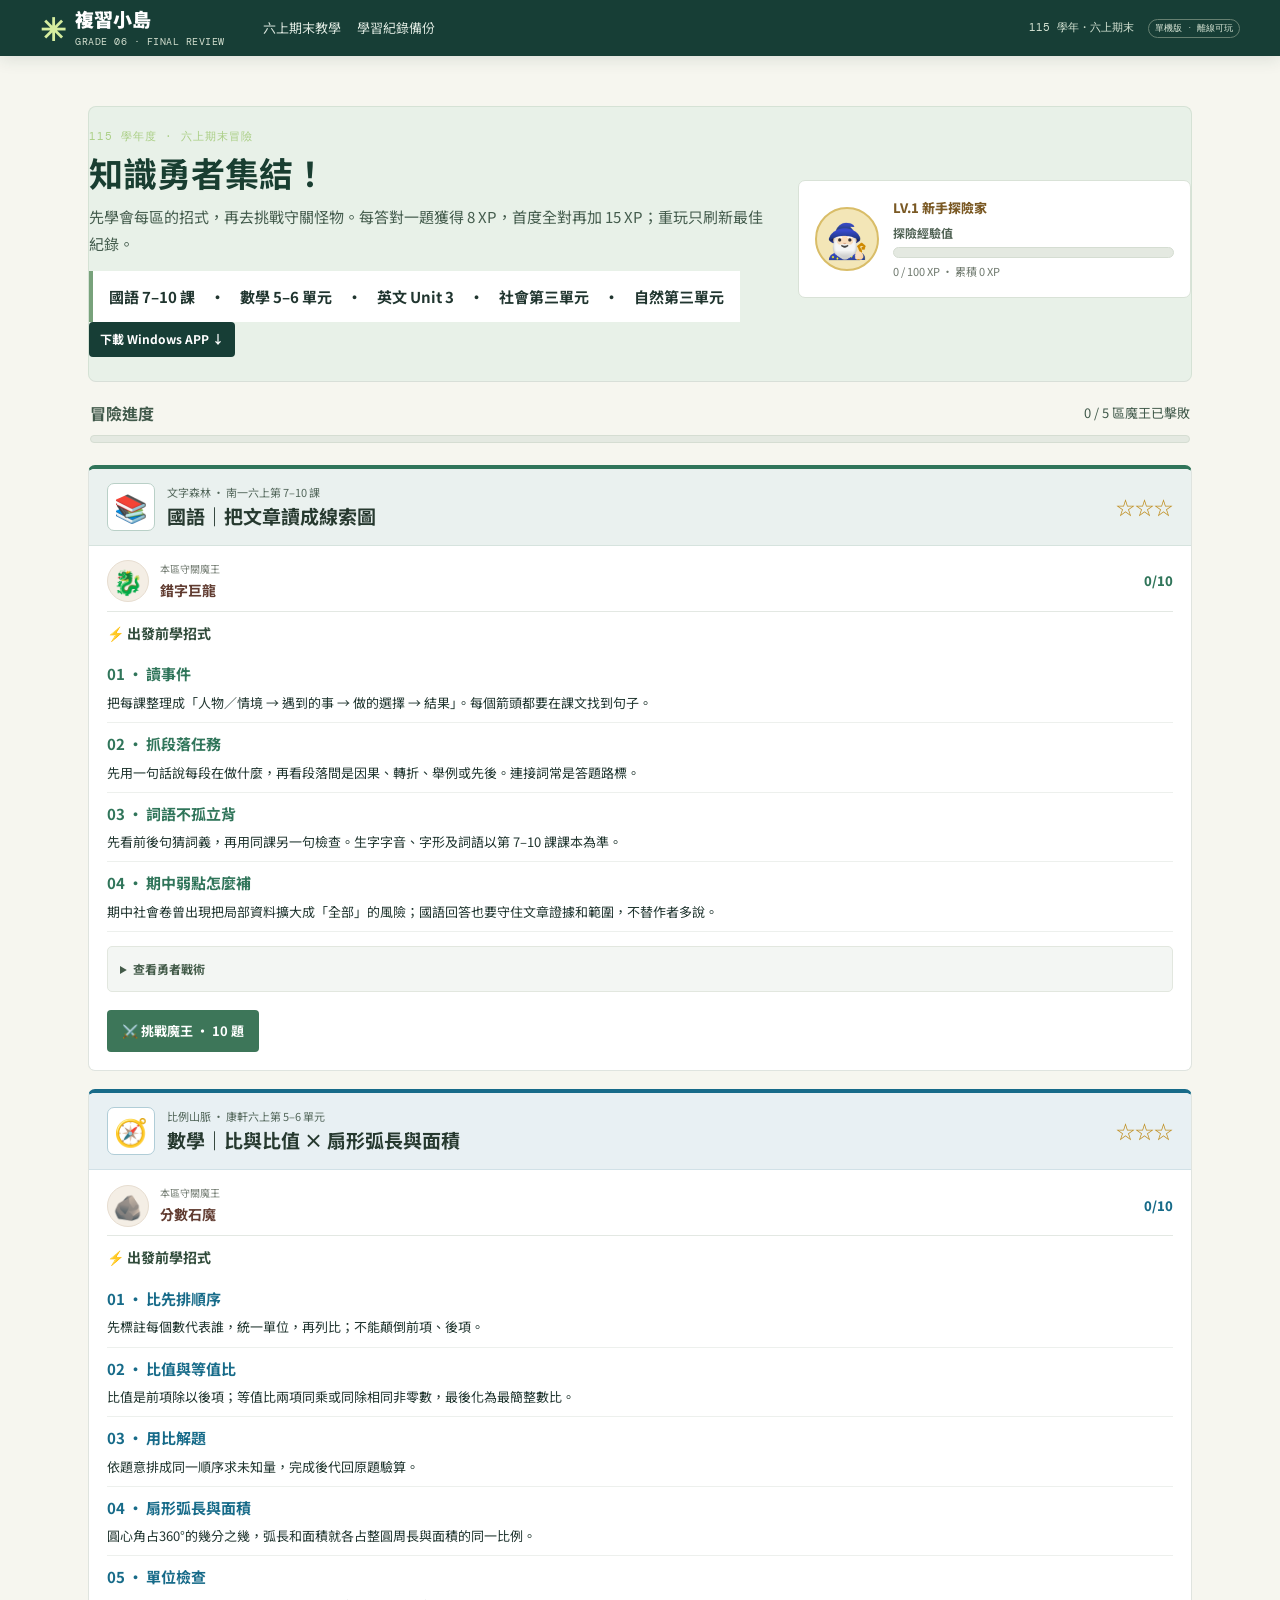
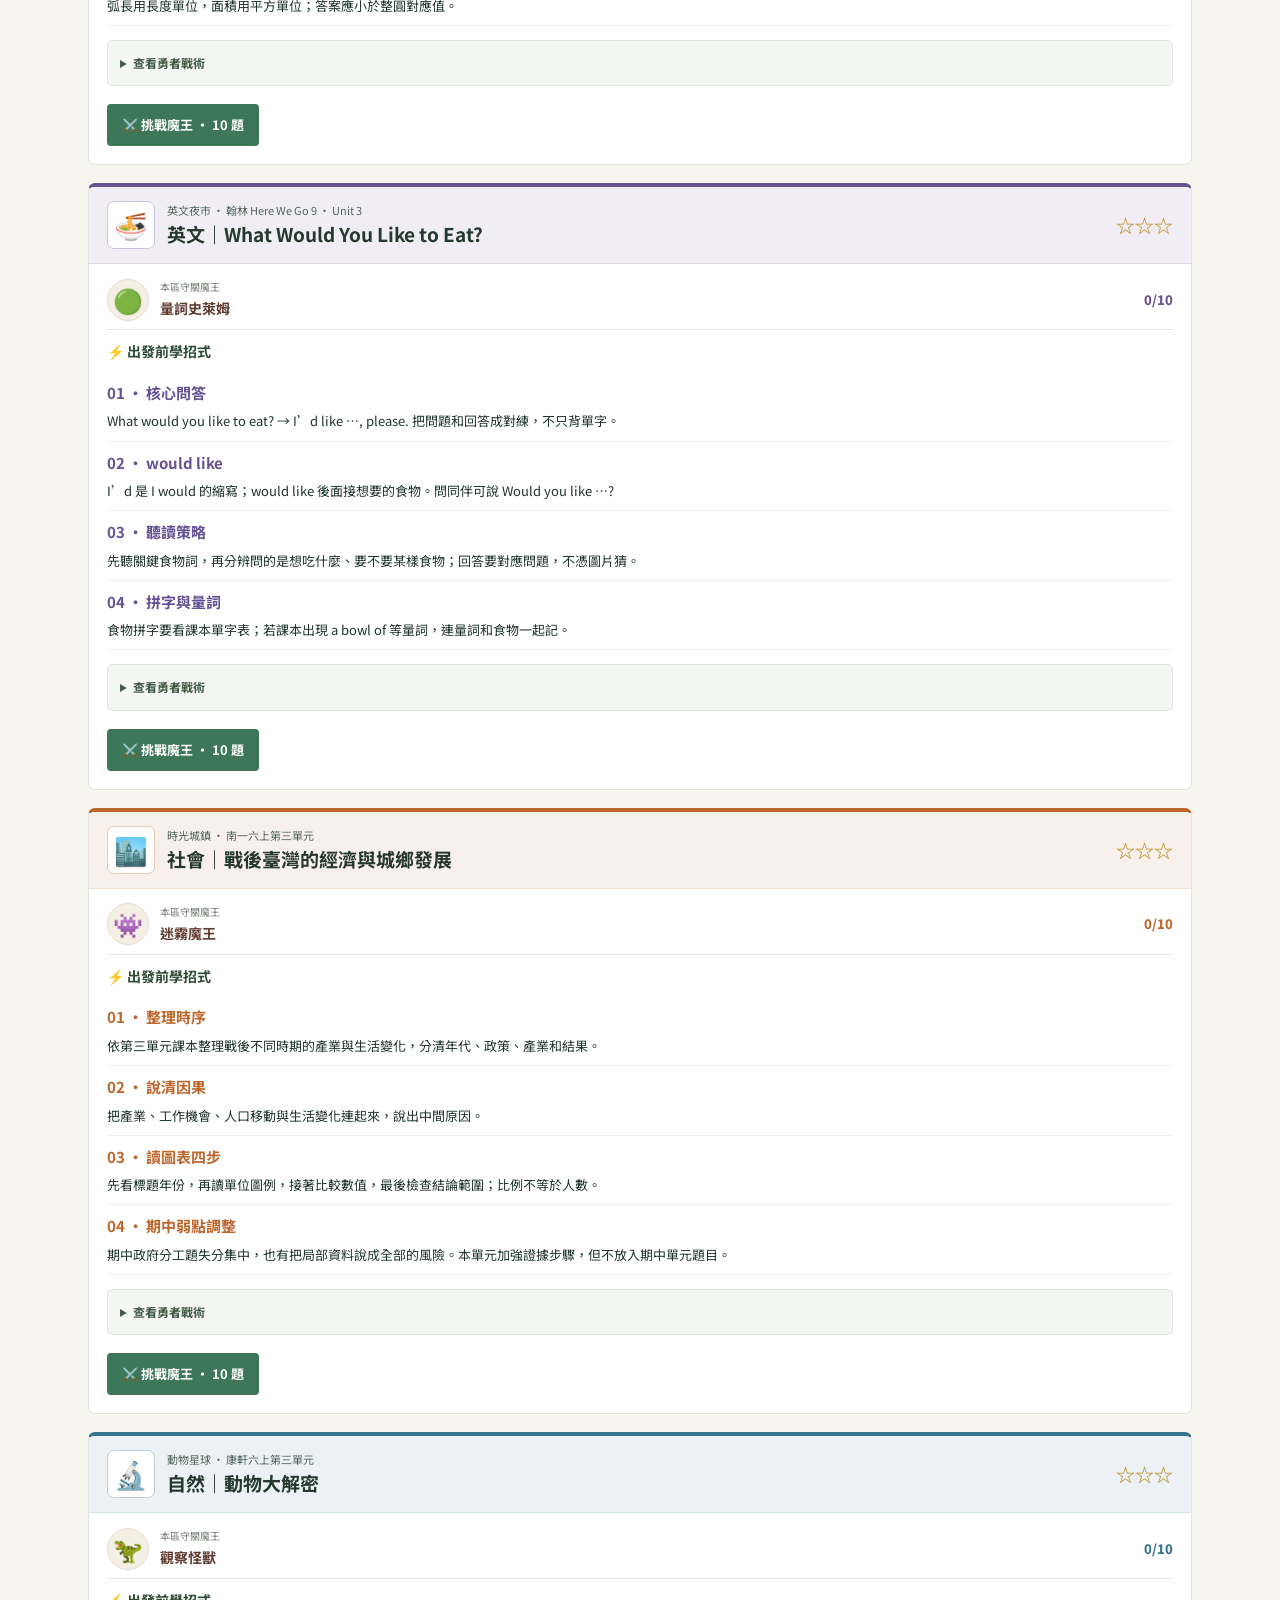
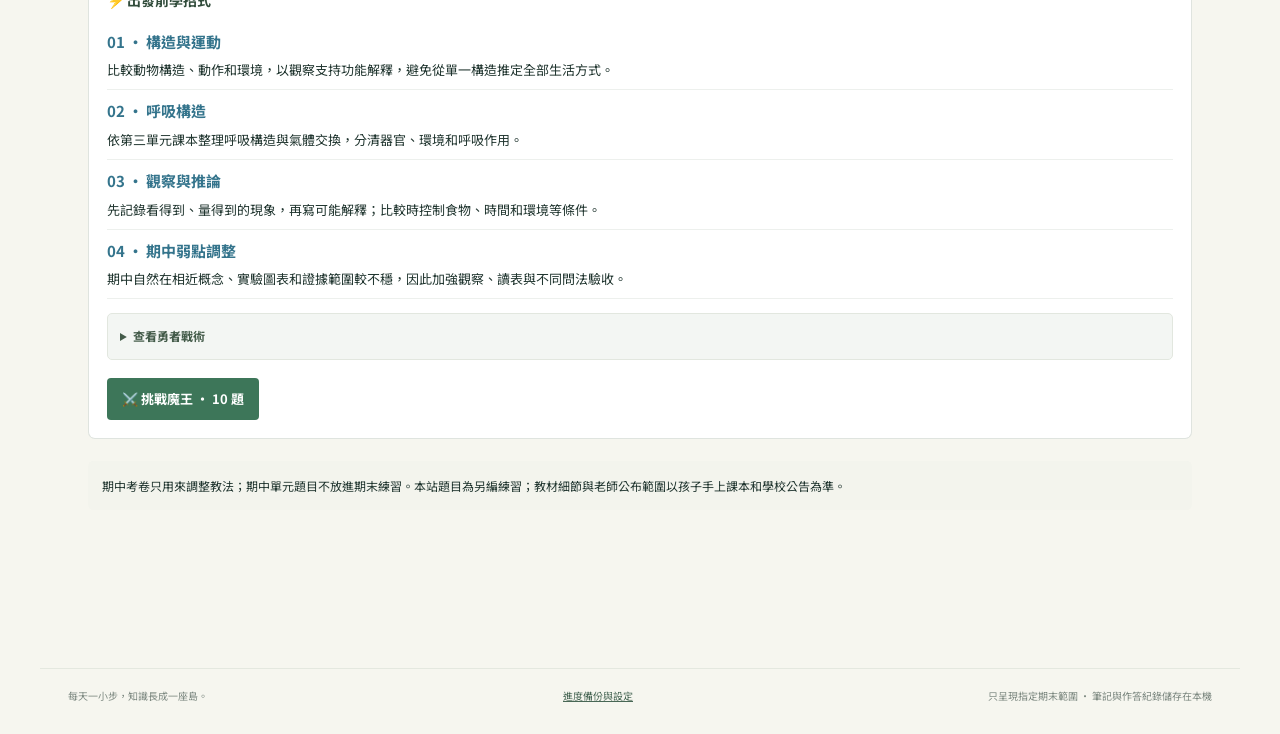
<file: downloads/grade6-final-offline.html>
<!doctype html>
<html lang="zh-Hant">
<head>
<meta charset="utf-8"><meta name="viewport" content="width=device-width,initial-scale=1">
<meta name="theme-color" content="#173e36">
<meta name="description" content="115學年度六上期末複習：只含指定進度的國語、數學、英文、社會、自然教學與另編練習。">
<title>複習小島｜六上期末教學</title>
<link rel="icon" href="data:image/svg+xml,%3Csvg%20xmlns%3D%22http%3A%2F%2Fwww.w3.org%2F2000%2Fsvg%22%20viewBox%3D%220%200%2064%2064%22%3E%3Crect%20width%3D%2264%22%20height%3D%2264%22%20rx%3D%2218%22%20fill%3D%22%23173e36%22%2F%3E%3Cpath%20d%3D%22M32%2012v40M12%2032h40M18%2018l28%2028M18%2046l28-28%22%20stroke%3D%22%23d5ed9f%22%20stroke-width%3D%228%22%20stroke-linecap%3D%22round%22%2F%3E%3C%2Fsvg%3E%0A">
<style data-bundled-from="style.css">
@import url('https://fonts.googleapis.com/css2?family=DM+Mono:wght@400;500&family=Noto+Sans+TC:wght@400;500;600;700;800;900&display=swap');
:root{--ink:#202d28;--muted:#708078;--forest:#173e36;--leaf:#d5ed9f;--paper:#f6f6ef;--line:#e4e8df;--surface:#fff;--green:#30755a;--blue:#34748c;--orange:#bd672d;--red:#ae5145;--sans:'Noto Sans TC','Microsoft JhengHei',sans-serif}*{box-sizing:border-box}html{scroll-behavior:smooth;scroll-padding-top:90px}body{margin:0;background:var(--paper);color:var(--ink);font-family:var(--sans);line-height:1.7;font-size:15px}a{color:inherit}button,select{font:inherit}.skip{position:absolute;top:-80px;left:16px;padding:12px;background:white;z-index:20}.skip:focus{top:12px}.topbar{height:72px;background:var(--forest);color:white;display:flex;align-items:center;gap:38px;padding:0 max(calc((100vw - 1200px)/2),28px);position:sticky;top:0;z-index:10;box-shadow:0 3px 16px #183a301f}.brand{display:flex;align-items:center;gap:9px;text-decoration:none;font-size:19px;font-weight:900;line-height:1.15;white-space:nowrap}.brand small{display:block;font:10px 'DM Mono',monospace;letter-spacing:.5px;color:#d3dfcf;margin-top:6px}.brand-icon{font-size:31px;color:var(--leaf)}nav{display:flex;gap:26px;align-items:center;flex:1}nav a{text-decoration:none;font-size:13px;color:#dce7df}nav a:hover,nav a:focus-visible{color:var(--leaf)}#wrongCount{font:11px 'DM Mono',monospace;border:1px solid #668071;padding:1px 6px;border-radius:10px}.term{font:11px 'DM Mono',monospace;color:#d9e7d7;white-space:nowrap}main{max-width:1200px;margin:auto;padding:30px 28px 90px}.hero{position:relative;overflow:hidden;display:grid;grid-template-columns:1.4fr .6fr;background:#153e35;color:white;border-radius:8px;padding:38px 46px;min-height:270px;align-items:center}.hero:after{content:'✳';position:absolute;right:6%;top:-52px;font-size:310px;color:#d4ed9f;opacity:.12}.eyebrow{font:11px 'DM Mono',monospace;letter-spacing:1px;color:#a9ce83;text-transform:uppercase}.hero h1{font-size:36px;line-height:1.28;margin:10px 0 10px;max-width:600px}.hero p{margin:0;color:#d8e3dc;font-size:14px;max-width:620px}.hero-aside{z-index:1;justify-self:end;text-align:right}.hero-aside strong{display:block;font-size:48px;line-height:1;color:var(--leaf);font-family:'DM Mono',monospace}.hero-aside span{display:block;font-size:12px;color:#d8e3dc;margin-top:9px}.hero-actions{display:flex;gap:10px;margin-top:22px}.button{display:inline-flex;justify-content:center;align-items:center;gap:8px;border:0;border-radius:4px;padding:10px 15px;background:var(--forest);color:white;text-decoration:none;font-size:13px;font-weight:700;cursor:pointer;transition:transform .14s,background .14s}.button:hover{transform:translateY(-1px);background:#235649}.button-light{background:var(--leaf);color:#20382e}.button-light:hover{background:#e2f6b5}.button-outline{background:transparent;border:1px solid #ffffff75;color:white}.button-outline:hover{background:#ffffff15}.button-small{padding:7px 11px;font-size:12px}.subject-row{display:flex;align-items:end;justify-content:space-between;margin:35px 0 14px;gap:15px}.subject-row h2,.section-title{margin:0;font-size:22px;letter-spacing:0}.section-row-note{color:var(--muted);font-size:12px}.filters{display:flex;gap:7px;flex-wrap:wrap;margin:18px 0 20px}.filter-btn{background:transparent;border:1px solid var(--line);color:#5b685e;border-radius:4px;padding:7px 13px;font-size:12px;cursor:pointer}.filter-btn[aria-pressed=true]{background:var(--forest);border-color:var(--forest);color:white}.lesson-grid{display:grid;grid-template-columns:repeat(3,1fr);gap:14px}.lesson-card{background:var(--surface);border:1px solid var(--line);border-radius:6px;padding:18px 19px;position:relative;overflow:hidden;min-height:180px;transition:transform .18s,border-color .18s}.lesson-card:hover{transform:translateY(-2px);border-color:#c8d3c7}.lesson-card:before{content:'';position:absolute;width:4px;top:0;bottom:0;left:0;background:var(--accent,var(--green))}.card-top{display:flex;justify-content:space-between;align-items:center;gap:8px}.subject-tag,.mini-tag{font:10px 'DM Mono',monospace;text-transform:uppercase;letter-spacing:.4px;color:var(--accent,var(--green));background:color-mix(in srgb,var(--accent,var(--green)) 9%,white);padding:3px 8px;border-radius:3px}.done-mark{font-size:11px;color:var(--green);font-weight:700}.lesson-card h3{font-size:17px;line-height:1.45;margin:11px 0 4px}.lesson-card .sub{color:var(--muted);font-size:12px;margin:0 0 13px}.card-bottom{display:flex;align-items:center;justify-content:space-between;gap:8px}.progress-label{font:10px 'DM Mono',monospace;color:var(--muted)}.tiny-progress{height:4px;background:#edf0ea;border-radius:4px;margin-top:8px;overflow:hidden}.tiny-progress i{display:block;background:var(--accent,var(--green));height:100%;width:0}.section{margin-top:48px}.section-header{display:flex;align-items:end;justify-content:space-between;gap:15px;margin-bottom:15px}.section-header p{margin:4px 0 0;color:var(--muted);font-size:12px}.exam-grid{display:grid;grid-template-columns:repeat(4,1fr);gap:12px}.exam-card{background:#fff;border:1px solid var(--line);padding:17px;border-radius:6px;min-height:155px;display:flex;flex-direction:column;justify-content:space-between}.exam-icon{width:35px;height:35px;display:grid;place-items:center;border-radius:5px;background:#eef1e8;font-size:18px}.exam-card h3{font-size:15px;margin:10px 0 3px}.exam-card p{font-size:11px;color:var(--muted);margin:0 0 12px}.exam-card .button{align-self:flex-start}.source-section{background:#e9eee5;border-radius:6px;padding:22px;margin-top:38px}.source-grid{display:grid;grid-template-columns:1.1fr .9fr;gap:26px}.source-section h2{font-size:19px;margin:0 0 5px}.source-section p{font-size:12px;color:#59685e;margin:0 0 12px}.source-list{display:flex;flex-wrap:wrap;gap:7px}.source-list a{font-size:11px;text-decoration:none;border:1px solid #cbd7ca;background:#f8faf5;padding:6px 9px;border-radius:4px;color:#355b48}.source-list a:hover{text-decoration:underline}.source-note{border-left:2px solid #b9c99c;padding-left:13px;font-size:12px;color:#59685e}.source-note strong{color:var(--ink)}.legal-line{font-size:10px;color:#78847c;margin-top:13px}.detail-head{display:flex;align-items:center;gap:12px;margin-bottom:20px}.back-button{border:1px solid var(--line);background:white;border-radius:4px;padding:7px 11px;cursor:pointer;color:var(--ink)}.detail-kicker{font:11px 'DM Mono',monospace;color:var(--muted)}.detail-head h1{margin:2px 0;font-size:27px;line-height:1.35}.detail-layout{display:grid;grid-template-columns:minmax(0,1fr) 285px;gap:20px}.detail-main,.detail-aside{background:white;border:1px solid var(--line);border-radius:6px;padding:23px}.goal-box{padding:13px 16px;border-left:3px solid var(--accent,var(--green));background:#f6f7f2;margin-bottom:22px}.goal-box strong{display:block;font-size:11px;color:var(--accent,var(--green));margin-bottom:3px}.goal-box p{margin:0;font-size:14px}.detail-main h2{font-size:17px;margin:20px 0 10px}.point-list{display:grid;gap:9px}.point{display:grid;grid-template-columns:32px 1fr;gap:9px;padding:11px 12px;background:#fafbf8;border:1px solid #edf0ea;border-radius:4px}.point-num{font:12px 'DM Mono',monospace;color:var(--accent,var(--green));padding-top:1px}.point h3{font-size:13px;margin:0 0 2px}.point p{font-size:12px;color:#59675f;margin:0}.aside-title{font-size:16px;margin:0 0 4px}.aside-copy{font-size:11px;color:var(--muted);margin:0 0 16px}.flashcard{min-height:178px;background:#f4f7ef;border:1px solid #e2e9da;border-radius:5px;padding:17px;display:flex;flex-direction:column;justify-content:space-between}.flashcard .card-index{font:10px 'DM Mono',monospace;color:var(--muted)}.flashcard .card-question{font-size:17px;font-weight:800;line-height:1.55}.flashcard .card-answer{font-size:13px;line-height:1.8}.flash-actions{display:flex;justify-content:space-between;gap:7px;margin-top:10px}.flash-actions button{border:1px solid var(--line);border-radius:4px;background:white;padding:6px 10px;cursor:pointer;font-size:12px}.detail-test{margin-top:19px;padding-top:14px;border-top:1px solid var(--line)}.exam-shell{max-width:760px;margin:0 auto}.exam-shell-top{display:flex;justify-content:space-between;align-items:center;margin-bottom:16px}.exam-progress{height:5px;background:#e4e9df;border-radius:5px;margin:10px 0 20px}.exam-progress i{display:block;height:100%;background:#72a46d;border-radius:5px;transition:width .2s}.question-box{background:white;border:1px solid var(--line);border-radius:7px;padding:26px}.question-meta{font:10px 'DM Mono',monospace;color:var(--muted)}.question-text{font-size:20px;line-height:1.65;margin:13px 0 20px}.option-list{display:grid;gap:9px}.option{width:100%;display:flex;align-items:start;gap:10px;text-align:left;padding:11px 13px;border-radius:5px;background:#fbfcf9;border:1px solid #e5e9e0;color:var(--ink);cursor:pointer}.option:hover:not(:disabled){border-color:#97b88f;background:#f6faef}.option .option-letter{flex:none;width:24px;height:24px;border-radius:50%;display:grid;place-items:center;background:#e9eee7;font:11px 'DM Mono',monospace}.option.correct{background:#edf6e9;border-color:#72aa6a}.option.wrong{background:#fff0eb;border-color:#d18b78}.option:disabled{cursor:default}.explain{margin-top:13px;padding:12px 14px;border-radius:4px;font-size:13px}.explain.good{background:#eef7e8;color:#325b35}.explain.try{background:#fff3e9;color:#765234}.question-controls{display:flex;justify-content:space-between;align-items:center;margin-top:18px}.question-controls button:disabled{opacity:.45;cursor:not-allowed}.result-box{text-align:center;background:#fff;border:1px solid var(--line);padding:34px 25px;border-radius:7px}.result-score{font:48px 'DM Mono',monospace;color:var(--forest)}.result-box h1{font-size:25px;margin:8px}.result-box p{color:var(--muted);font-size:13px}.result-actions{display:flex;justify-content:center;gap:9px;flex-wrap:wrap;margin-top:20px}.wrong-list{display:grid;gap:10px}.wrong-item{background:white;border:1px solid var(--line);border-radius:5px;padding:14px}.wrong-item h3{font-size:13px;margin:0 0 4px}.wrong-item p{font-size:11px;color:var(--muted);margin:0}.empty-state{background:white;border:1px dashed #cbd5ca;border-radius:6px;padding:36px;text-align:center;color:var(--muted)}.settings-panel{max-width:670px;background:#fff;border:1px solid var(--line);border-radius:6px;padding:22px}.settings-panel h2{font-size:19px;margin:18px 0 7px}.settings-panel p{color:var(--muted);font-size:12px}.settings-panel textarea{width:100%;min-height:100px;font:11px 'DM Mono',monospace;border:1px solid var(--line);padding:10px;border-radius:4px}.settings-actions{display:flex;gap:8px;flex-wrap:wrap}#toast{position:fixed;bottom:22px;left:50%;transform:translate(-50%,20px);opacity:0;transition:.2s;background:#183f36;color:#fff;border-radius:5px;padding:10px 15px;font-size:12px;z-index:30;pointer-events:none}#toast.show{opacity:1;transform:translate(-50%,0)}footer{border-top:1px solid var(--line);max-width:1200px;margin:auto;padding:18px 28px 30px;display:flex;justify-content:space-between;gap:12px;color:#7c8880;font-size:10px}footer a{color:#486755}.toast-good{color:#d9efb2}noscript{display:block;background:#fff4d8;padding:16px}
@media(max-width:900px){.topbar{gap:20px;padding:0 18px}.topbar nav{gap:14px}.term{display:none}.lesson-grid{grid-template-columns:repeat(2,1fr)}.exam-grid{grid-template-columns:repeat(2,1fr)}main{padding:22px 18px 60px}.hero{padding:30px;min-height:240px}.detail-layout{grid-template-columns:1fr 255px}.source-grid{grid-template-columns:1fr}}
@media(max-width:640px){.topbar{height:60px;padding:0 14px;justify-content:space-between}.brand{font-size:16px}.brand small{font-size:8px;margin-top:3px}.brand-icon{font-size:26px}nav{position:fixed;top:auto;bottom:0;left:0;right:0;background:var(--forest);height:57px;justify-content:space-around;padding:0 5px;border-top:1px solid #ffffff20;z-index:20;gap:0}nav a{font-size:10px;text-align:center;padding:8px 5px}.term{display:block;font-size:9px}.hero{grid-template-columns:1fr;padding:25px 22px;min-height:0}.hero:after{font-size:190px;right:-30px;top:30px}.hero h1{font-size:28px}.hero p{font-size:13px;max-width:430px}.hero-aside{display:flex;align-items:baseline;gap:9px;justify-self:start;text-align:left;margin-top:22px}.hero-aside strong{font-size:33px}.hero-aside span{margin:0}.hero-actions{flex-wrap:wrap}.subject-row{align-items:start;flex-direction:column;margin-top:28px}.subject-row h2,.section-title{font-size:19px}.lesson-grid{grid-template-columns:1fr;gap:10px}.lesson-card{min-height:0;padding:15px 17px}.exam-grid{grid-template-columns:repeat(2,1fr);gap:9px}.exam-card{padding:13px;min-height:153px}.exam-card h3{font-size:13px}.exam-card p{font-size:10px}.section{margin-top:36px}.section-header{align-items:start;flex-direction:column}.source-section{padding:17px}.source-grid{gap:17px}.detail-layout{grid-template-columns:1fr}.detail-main,.detail-aside{padding:17px}.detail-head h1{font-size:22px}.detail-aside{order:2}.question-box{padding:18px 14px}.question-text{font-size:18px}.question-controls{gap:8px}.question-controls .button{padding:9px 10px}footer{padding:16px 16px 82px;display:grid;grid-template-columns:1fr 1fr}footer span:last-child{grid-column:1/-1}.source-list a{font-size:10px}}
@media(prefers-reduced-motion:reduce){*,*::before,*::after{scroll-behavior:auto!important;animation-duration:.01ms!important;transition-duration:.01ms!important}}

/* Multi-school paper library and extended practice. */
.drill-panel{padding:26px;background:#edf4ec;border:1px solid #cbdcc9;border-radius:22px;margin:20px 0 26px}
.drill-panel .section-header{align-items:flex-start;margin-bottom:18px}
.drill-panel h2{font-size:25px;margin:5px 0 8px}
.bank-count{font-size:42px;font-weight:800;color:#23523d;line-height:1.1;text-align:center;padding-left:20px}
.bank-count small{display:block;font-size:12px;margin-top:7px;font-weight:500}
.drill-fields,.catalog-filters{display:grid;grid-template-columns:repeat(3,minmax(0,1fr));gap:14px}
.drill-fields label,.catalog-filters label{font-size:13px;font-weight:700;display:flex;flex-direction:column;gap:7px;min-width:0}
select{width:100%;min-width:0;font:inherit;font-weight:400;padding:12px 10px;background:white;color:#173e36;border:1px solid #bacdbb;border-radius:9px;min-height:46px}
select:focus-visible{outline:3px solid #729b74;outline-offset:2px}
.drill-start{display:flex;justify-content:space-between;align-items:center;gap:18px;margin-top:20px}
.drill-start p{font-size:14px;margin:0}
.fineprint{font-size:12px!important;line-height:1.8;color:#536354}
.paper-grid{display:grid;grid-template-columns:repeat(2,minmax(0,1fr));gap:16px}
.paper-card{padding:22px;border:1px solid #d5ded0;border-radius:16px;background:#fff;min-width:0}
.paper-card h3{font-size:18px;margin:12px 0 8px}
.paper-card p{font-size:14px;line-height:1.85;color:#52634f}
.paper-tags{display:flex;justify-content:space-between;gap:10px;flex-wrap:wrap}
.paper-kind{font-size:12px;color:#6c674b}
.paper-practice{margin-top:15px;border:0;background:#e8f1e5;color:#244c34;font:inherit;font-size:13px;padding:10px 12px;border-radius:8px;cursor:pointer;text-align:left}
.paper-practice:hover{background:#d3e5ce}
.catalog-filters{margin:23px 0 12px}
.competition-note{background:#fff4da;border-left:4px solid #bd8c2e;padding:18px 22px;margin:26px 0 16px;border-radius:6px}
.competition-note h3{margin:0 0 8px}.competition-note p{line-height:1.85;margin:8px 0}.competition-note a{color:#775119}
.reference-details{margin-top:24px;border-top:1px solid #ccd7c4;padding-top:16px;line-height:1.8}
.reference-details summary{cursor:pointer;font-weight:700}
.question-source{font-size:12px;line-height:1.85;color:#536552;border-top:1px solid #dce3d6;padding-top:12px;margin-top:18px}
.question-source a{color:#235d43;text-decoration:underline;text-underline-offset:3px}
.option.selected{background:#edf1f8;border-color:#7186a4;color:#304764}
.attempt-review{margin-top:26px}.attempt-review>p{line-height:1.8;color:#5d695b}
.review-item{background:#fff;border:1px solid #d8dfd1;border-left:4px solid #77936d;border-radius:12px;padding:24px;margin-bottom:16px;line-height:1.85}
.review-item.is-wrong{border-left-color:#bd7b38}.review-item h3{font-size:18px;margin:10px 0}.review-item p{margin:7px 0}
@media(max-width:900px){.drill-fields{grid-template-columns:repeat(2,minmax(0,1fr))}.catalog-filters{grid-template-columns:repeat(2,minmax(0,1fr))}}
@media(max-width:640px){.drill-panel{padding:18px}.drill-fields,.catalog-filters,.paper-grid{grid-template-columns:1fr}.drill-start{align-items:stretch;flex-direction:column}.bank-count{font-size:30px}.paper-card{padding:18px}.paper-tags{flex-direction:column;gap:6px}.review-item{padding:18px}.drill-panel .section-header{display:block}.bank-count{display:none}}

/* Curriculum vocabulary notebook. */
.vocab-banner{display:flex;align-items:center;justify-content:space-between;gap:24px;padding:24px 30px;background:#eaf0dc;border:1px solid #d4dec4;border-radius:18px;margin:26px 0 36px}
.vocab-banner h2{margin:7px 0;font-size:26px}.vocab-banner p{margin:8px 0;line-height:1.8;color:#53634c}.vocab-banner .button{flex-shrink:0}
.vocab-tabs{display:grid;grid-template-columns:repeat(6,minmax(0,1fr));gap:10px;margin:0 0 24px}
.vocab-tab{display:flex;flex-direction:column;gap:6px;padding:14px 12px;border-radius:12px;border:1px solid #cdd9c5;color:#426043;text-decoration:none;font-size:13px}
.vocab-tab span{font-size:14px;font-weight:700;line-height:1.6}.vocab-tab.active{background:#234e3d;color:#fff;border-color:#234e3d}
.vocab-workbench{display:grid;grid-template-columns:1fr 1fr;gap:28px;background:#edf3e7;padding:26px;border-radius:18px;margin-bottom:24px}
.vocab-workbench h2{margin:0 0 12px;font-size:24px}.vocab-workbench p{line-height:1.9;color:#53634c}
.cover-toggle{display:flex;align-items:center;gap:10px;font-size:15px;font-weight:700;cursor:pointer;line-height:1.8}.cover-toggle input{width:20px;height:20px;accent-color:#315e42;flex-shrink:0}
.vocab-quiz-options{display:grid;grid-template-columns:1fr 1fr;gap:12px;align-content:center}.vocab-quiz-options label{font-size:13px;font-weight:700;display:flex;flex-direction:column;gap:7px}.vocab-quiz-options .button{padding:12px 8px}
.vocab-card-grid{display:grid;grid-template-columns:repeat(4,minmax(0,1fr));gap:16px;align-items:start}
.vocab-card{background:#fff;border:1px solid #d7dfce;border-radius:16px;padding:22px;min-width:0}
.vocab-glyph{font-family:'BiauKai','DFKai-SB','KaiTi',serif;font-size:68px;line-height:1.4;color:#244a34;text-align:center;background:linear-gradient(90deg,transparent 49.7%,#e3e7df 49.7%,#e3e7df 50.3%,transparent 50.3%),linear-gradient(transparent 49.7%,#e3e7df 49.7%,#e3e7df 50.3%,transparent 50.3%);border:1px solid #e3e7df;width:100px;height:100px;margin:0 auto 12px}
.vocab-reading{font-size:22px;letter-spacing:2px;text-align:center;color:#567045;font-family:'BiauKai','DFKai-SB',sans-serif}.vocab-card h3{text-align:center;font-size:20px;margin:12px 0 6px}.vocab-card>p{font-size:14px;line-height:1.85;min-height:52px;color:#55654d}
.vocab-card details{border-top:1px solid #e0e6d8;padding-top:13px;font-size:13px}.vocab-card summary{cursor:pointer;color:#285540;font-weight:700;line-height:1.8}.vocab-answer{line-height:1.9;padding-top:12px}.vocab-answer strong{font-size:22px;color:#254d35}.vocab-answer a,.vocab-source a{color:#24583c;text-underline-offset:4px}
.vocab-source{background:#f0f2e9;border-radius:14px;padding:24px;margin:28px 0;line-height:1.9;font-size:14px}.lesson-vocab-link{margin:20px 0}
@media(max-width:900px){.vocab-tabs{grid-template-columns:repeat(3,minmax(0,1fr))}.vocab-card-grid{grid-template-columns:repeat(3,minmax(0,1fr))}.vocab-workbench{grid-template-columns:1fr}.vocab-banner{align-items:flex-start}}
@media(max-width:640px){.vocab-banner{flex-direction:column;padding:22px}.vocab-tabs{grid-template-columns:repeat(2,minmax(0,1fr))}.vocab-card-grid{grid-template-columns:repeat(2,minmax(0,1fr));gap:10px}.vocab-card{padding:16px 12px}.vocab-workbench{padding:20px}.vocab-reading{font-size:19px;letter-spacing:0}.vocab-glyph{width:85px;height:85px;font-size:58px}.vocab-quiz-options{grid-template-columns:1fr}.vocab-card>p{min-height:0}}

/* Midterm English classroom and question review. */
.english-banner{display:flex;align-items:center;justify-content:space-between;gap:24px;padding:26px 30px;margin-top:26px;border:1px solid #d9cce8;border-radius:18px;background:#eee8f7}
.english-banner h2{margin:6px 0;font-size:26px}.english-banner p{margin:6px 0;color:#574c68}.english-banner .eyebrow{color:#71508d}.english-banner .button{flex-shrink:0;background:#655293}
.english-tabs{display:grid;grid-template-columns:1fr 1fr;gap:16px;margin-bottom:24px}.english-tabs .active{background:#655293;border-color:#655293}
.learning-route,.english-rule,.sentence-lab,.english-sounds,.english-start{padding:26px;border:1px solid #ded8e8;border-radius:18px;background:white;margin:24px 0}
.learning-route{background:#f0ebf7}.learning-route h2,.english-rule h2,.sentence-lab h2,.english-sounds h2,.english-start h2{font-size:23px;margin:0 0 12px}
.learning-route ol{display:grid;grid-template-columns:repeat(4,1fr);gap:20px;margin:20px 0 0;padding-left:24px}.learning-route li{padding-left:2px}.learning-route li::marker{color:#655293;font-weight:800}.learning-route span{display:block;font-size:14px;margin-top:5px;color:#63596b}
.english-word-grid{display:grid;grid-template-columns:repeat(4,minmax(0,1fr));gap:16px}.english-word{padding:22px;background:white;border:1px solid #ddd5e7;border-radius:16px;text-align:center}.word-emoji{font-size:42px}.english-word h3{margin:8px 0 14px;font-size:20px}.english-word summary{cursor:pointer;color:#655293;font-weight:700;font-size:14px}.word-en{font-size:23px;font-weight:800;line-height:1.4;overflow-wrap:anywhere}.speak-button{padding:10px 12px;border:1px solid #c6b4dd;border-radius:9px;color:#52416e;background:#f4effb;font:inherit;font-size:14px;cursor:pointer}
.sentence-lab{background:#fff9e9}.sentence-lab label{display:block;font-weight:700;margin-bottom:8px}.sentence-lab select{max-width:420px}.sentence-grid{display:grid;grid-template-columns:repeat(3,minmax(0,1fr));gap:14px;margin:20px 0}.sentence-grid article{background:white;border:1px solid #e7dcc2;border-radius:12px;padding:18px}.sentence-grid h3{font-size:16px;margin:0}.sentence-grid p{font-size:20px;line-height:1.8}.sentence-grid strong{background:#f1e5b8;padding:1px 3px}.sentence-grid span{color:#706443;font-size:13px}
.english-quiz-fields{display:grid;grid-template-columns:repeat(4,minmax(0,1fr));gap:14px;margin:20px 0}.english-quiz-fields label{display:flex;flex-direction:column;gap:7px}.sound-actions{display:flex;gap:12px;flex-wrap:wrap}
.question-map{margin:12px 0 18px;padding:14px 18px;border:1px solid #cddbc9;border-radius:10px;background:#f0f5ec}.question-map summary{cursor:pointer;font-weight:700}.question-map p{font-size:13px;color:#50614d}.question-numbers{display:grid;grid-template-columns:repeat(auto-fill,minmax(66px,1fr));gap:8px;max-height:240px;overflow:auto;padding:5px}.question-numbers button{border:1px solid #b7c6b2;border-radius:7px;padding:9px;background:white;color:#3f5140;cursor:pointer}.question-numbers .is-answered{background:#dcebcf}.question-numbers [aria-current]{outline:3px solid #655293;outline-offset:1px}
.explain h2{font-size:19px;margin:0 0 12px}.feedback-steps{display:grid;gap:4px}.feedback-steps p{padding:10px 12px;background:#ffffff8c;border-radius:8px;margin:4px 0}.explain-back{border-top:1px solid #cbbf9b;margin-top:12px;padding-top:12px}.explain-back summary{cursor:pointer;font-weight:700}.incomplete-note{padding:12px;background:#fff0ce;border-radius:8px;color:#72561b}.wrong-item .explain p{font-size:14px;color:inherit;margin:8px 0}.question-controls{gap:12px;flex-wrap:wrap}.question-controls .button{min-height:44px}
@media(max-width:900px){.learning-route ol,.english-word-grid{grid-template-columns:repeat(2,minmax(0,1fr))}.english-quiz-fields{grid-template-columns:repeat(2,minmax(0,1fr))}.topbar nav{gap:10px}}
@media(max-width:640px){.english-banner{flex-direction:column;align-items:flex-start;padding:22px}.english-tabs,.sentence-grid{grid-template-columns:1fr}.learning-route,.english-rule,.sentence-lab,.english-sounds,.english-start{padding:20px}.learning-route ol{gap:16px}.english-word-grid{gap:10px}.english-word{padding:16px 10px}.word-en{font-size:19px}.english-quiz-fields{grid-template-columns:1fr 1fr}.topbar nav{gap:0;overflow-x:auto}.topbar nav a{font-size:10px;padding:8px 3px;white-space:nowrap}.topbar .term{display:none}.question-controls .question-meta{order:3;width:100%;text-align:center}}

.training-hud{background:linear-gradient(115deg,#f0f7e9,#fff);border:1px solid #dce8d3;border-radius:8px;padding:14px 16px;margin:0 0 12px}.training-top,.training-bottom,.training-stats,.training-rank,.result-training{display:flex;align-items:center;justify-content:space-between;gap:10px}.training-rank{justify-content:flex-start}.training-avatar{font-size:24px;width:40px;height:40px;display:grid;place-items:center;background:#e3efd7;border-radius:50%}.training-rank strong,.training-rank small{display:block}.training-rank strong{font-size:13px}.training-rank small,.training-bottom{font-size:10px;color:var(--muted)}.training-stats{font-size:11px;color:#47664a;flex-wrap:wrap;justify-content:flex-end}.level-track{height:7px;background:#e2e9dc;border-radius:8px;overflow:hidden;margin-top:11px}.level-track i{height:100%;display:block;background:linear-gradient(90deg,#74a76d,#bfdc72);border-radius:8px;transition:width .35s}.training-bottom{margin-top:5px}.quest-steps{display:flex;gap:7px;flex-wrap:wrap;margin-top:10px}.quest-step{font-size:10px;color:#777f75;background:#fff;border:1px solid #e2e8dc;border-radius:20px;padding:3px 8px}.quest-step.cleared{color:#286145;background:#e8f4df;border-color:#cde2bf;font-weight:700}.combo-note{font-size:11px;color:#85601c;margin:8px 0 0}.result-training{justify-content:center;flex-wrap:wrap;margin:14px auto;padding:11px;background:#f0f7e9;border-radius:6px;font-size:12px;color:#416348}.result-training strong{font-size:14px}@media(max-width:640px){.training-hud{padding:12px}.training-top{align-items:flex-start;flex-direction:column}.training-stats{justify-content:flex-start}.training-bottom{font-size:9px}.quest-steps{gap:5px}.quest-step{font-size:9px}.result-training{gap:8px}}
.subject-gateways{margin:28px 0 46px}.subject-gateway-grid{display:grid;grid-template-columns:repeat(2,1fr);gap:14px}.subject-gateway{display:grid;grid-template-columns:42px 1fr;gap:13px;align-items:start;padding:23px 24px;background:#fff;border:1px solid color-mix(in srgb,var(--gateway-accent) 25%,#e4e8df);border-top:4px solid var(--gateway-accent);border-radius:9px;min-height:190px;box-shadow:0 3px 12px #193c3010}.gateway-icon{width:40px;height:40px;display:grid;place-items:center;border-radius:50%;background:color-mix(in srgb,var(--gateway-accent) 12%,white);color:var(--gateway-accent);font-weight:900}.gateway-source{font:10px 'DM Mono',monospace;color:var(--gateway-accent);letter-spacing:.3px}.gateway-copy h3{font-size:21px;margin:6px 0 4px}.gateway-copy p{font-size:12px;color:#5e6d63;margin:0;line-height:1.75}.gateway-actions{grid-column:2;display:flex;align-items:center;gap:12px;flex-wrap:wrap;margin-top:5px}.gateway-actions .button{background:var(--gateway-accent)}.gateway-extra{font-size:11px;color:var(--gateway-accent);text-decoration:underline;text-underline-offset:3px}@media(max-width:640px){.subject-gateways{margin:24px 0 35px}.subject-gateway-grid{grid-template-columns:1fr;gap:10px}.subject-gateway{padding:18px;min-height:0}.gateway-copy h3{font-size:18px}.gateway-actions{grid-column:2}}
#offlineStatus{display:inline-block;margin-left:7px;padding:2px 6px;border:1px solid #668071;border-radius:10px;color:#d9e7d7;font:9px 'DM Mono',monospace}#offlineStatus.is-ready{color:#d5ed9f;border-color:#80a56e}@media(max-width:640px){#offlineStatus{display:block;margin:2px 0 0;font-size:8px;border:0;padding:0}}

.answer-confirm{margin:20px 0;padding:16px;background:#f0f4ec;border:1px solid var(--line);border-radius:8px}.answer-confirm p{margin:0 0 12px}.confirm-answer{min-height:48px;min-width:160px;font-size:16px}.confirm-answer:disabled{opacity:.5;cursor:default;transform:none}.option:focus-visible,.confirm-answer:focus-visible{outline:3px solid #34748c;outline-offset:3px}

/* Idiom learning: short zones, recall cards, and genuine written answers. */
.idiom-hero{display:grid;grid-template-columns:1.6fr 1fr;gap:24px;background:#f6efdb;border:1px solid #e2d5b8;border-radius:20px;padding:28px;margin-bottom:24px}
.idiom-hero h2{font-size:28px;margin:8px 0 14px}.idiom-hero p{font-size:14px;line-height:1.9;margin:8px 0}.idiom-hero .eyebrow{color:#876326}
.idiom-trophy{display:flex;flex-direction:column;gap:12px;justify-content:center;background:#fffaf0;border-radius:14px;padding:22px}.idiom-trophy strong{font-size:30px;color:#78531e}.idiom-trophy small{font-size:12px;line-height:1.8;color:#6c604c}.idiom-trophy progress{width:100%;accent-color:#8b692c;height:14px}
.idiom-zones{display:grid;grid-template-columns:repeat(9,minmax(0,1fr));gap:8px;margin:20px 0 28px}.idiom-zones a{display:flex;flex-direction:column;gap:8px;text-align:center;border:1px solid #dacdad;border-radius:12px;padding:14px 6px;background:white;color:#685221;text-decoration:none}.idiom-zones span,.idiom-zones small{font-size:12px}.idiom-zones strong{font-size:18px}.idiom-zones [aria-current]{background:#876326;color:white;border-color:#876326}
.idiom-missions{background:white;border:1px solid #ddd5c4;border-radius:16px;padding:24px;margin-bottom:24px}.idiom-missions h2{margin:0 0 18px;font-size:22px}.idiom-mission-grid{display:grid;grid-template-columns:repeat(3,minmax(0,1fr));gap:12px}.idiom-mission-grid button{font:inherit;border:1px solid #cfc1a1;border-radius:12px;background:#faf5e8;color:#624a1d;text-align:left;padding:18px;cursor:pointer;min-height:88px}.idiom-mission-grid button:hover{background:#f1e4c6}.idiom-mission-grid span{display:block;font-size:19px;font-weight:700}.idiom-mission-grid small{display:block;font-size:12px;line-height:1.8;margin-top:10px}
.idiom-exam-settings{margin-top:22px}.idiom-exam-settings summary{cursor:pointer;font-weight:700;min-height:44px;line-height:44px}.idiom-exam-settings form{display:grid;grid-template-columns:repeat(3,minmax(0,1fr)) auto;gap:12px;align-items:end}.idiom-exam-settings label{font-size:13px;display:grid;gap:8px}
.idiom-card-tools{display:flex;align-items:center;justify-content:space-between;gap:16px;flex-wrap:wrap;margin:24px 0}.idiom-card-tools button:disabled{opacity:.55;cursor:default}.idiom-grid{display:grid;grid-template-columns:repeat(4,minmax(0,1fr));gap:16px;align-items:start}.idiom-card{border:1px solid #ded5c1;border-radius:14px;padding:20px;background:#fff}.idiom-card .card-top{font-size:12px;color:#70604c}.idiom-stars{font-size:22px;color:#896113;white-space:nowrap}.idiom-card h3{font-size:26px;letter-spacing:2px;margin:18px 0;color:#503f24}.idiom-card p{font-size:14px;line-height:1.9}.idiom-card details{border-top:1px dashed #ddd0b5;padding-top:12px}.idiom-card summary{font-size:13px;font-weight:700;cursor:pointer;min-height:44px;display:flex;align-items:center;color:#876326}.idiom-reveal{font-size:24px}.idiom-card-status{display:flex;gap:10px;flex-wrap:wrap;border-top:1px solid #eee6d8;margin-top:12px;padding-top:12px;font-size:11px;color:#6e613f}
.text-answer{margin:14px 0}.text-answer label{display:block;font-weight:700;font-size:16px;margin-bottom:10px}.text-answer input{font:inherit;font-size:30px;letter-spacing:8px;max-width:100%;width:250px;min-height:64px;padding:8px 16px;border:2px solid #988052;border-radius:10px;background:#fffdf5;color:#43371d}.text-answer input:disabled{opacity:1;background:#f4f0e5;color:#43371d;-webkit-text-fill-color:#43371d}.text-answer input:focus-visible{outline:3px solid #34748c;outline-offset:3px}.text-answer #writtenHelp{font-size:12px;color:#5f6356;line-height:1.7;margin:8px 0}.idiom-meaning-clue{background:#faf2db;border-left:3px solid #b58c3e;padding:10px 14px;line-height:1.8;font-size:15px}
.idiom-zones a:focus-visible,.idiom-mission-grid button:focus-visible,.idiom-card summary:focus-visible{outline:3px solid #34748c;outline-offset:3px}
@media(max-width:1100px){.idiom-zones{grid-template-columns:repeat(5,minmax(0,1fr))}.idiom-grid{grid-template-columns:repeat(3,minmax(0,1fr))}.topbar{gap:16px}.topbar nav{gap:10px}}
@media(max-width:900px){.idiom-grid{grid-template-columns:repeat(2,minmax(0,1fr))}.idiom-hero{grid-template-columns:1fr}.idiom-exam-settings form{grid-template-columns:1fr 1fr}}
@media(max-width:640px){.idiom-hero{padding:20px;gap:12px}.idiom-hero h2{font-size:23px}.idiom-trophy{padding:16px}.idiom-zones{grid-template-columns:repeat(3,minmax(0,1fr))}.idiom-missions{padding:18px}.idiom-mission-grid{grid-template-columns:1fr}.idiom-mission-grid button{min-height:70px;padding:14px}.idiom-mission-grid small{margin-top:4px}.idiom-grid{gap:10px}.idiom-card{padding:16px 12px}.idiom-card h3{font-size:22px;letter-spacing:1px}.idiom-card p{font-size:14px}.topbar nav{justify-content:flex-start;gap:3px}.topbar nav a{flex:0 0 auto;padding:10px 8px}.text-answer input{font-size:28px}.idiom-exam-settings form{grid-template-columns:1fr}}
@media(max-width:370px){.idiom-grid{grid-template-columns:1fr}}

/* Keep the prompt, choices, and confirmation action together on tablet screens. */
@media (min-width:641px) and (max-width:1366px){
  body:has(.exam-shell) main{padding:12px 22px 28px}
  .exam-shell{max-width:920px}
  .exam-shell-top{margin-bottom:9px}
  .exam-progress{margin:7px 0 10px}
  .training-hud{padding:10px 13px;margin-bottom:8px}
  .training-avatar{width:34px;height:34px;font-size:20px}
  .level-track{margin-top:7px}
  .quest-steps{gap:5px;margin-top:6px}
  .quest-step{padding:2px 7px}
  .question-box{padding:17px 20px}
  .question-text{font-size:21px;line-height:1.45;margin:8px 0 12px}
  .question-box>.fineprint{font-size:12px;line-height:1.5;margin:5px 0}
  .option-list{gap:8px}
  .option{padding:9px 11px;min-height:44px;line-height:1.5}
  .answer-confirm{margin:12px 0;padding:10px 13px}
  .answer-confirm p{margin-bottom:8px;line-height:1.5}
  .confirm-answer{min-height:46px}
  .question-controls{margin-top:11px}
}
@media (min-width:641px) and (max-width:1366px) and (orientation:portrait){
  body:has(.exam-shell) main{padding-top:10px}
  .exam-shell{max-width:840px}
  .option-list{grid-template-columns:repeat(2,minmax(0,1fr))}
}
@media (min-width:641px) and (max-width:1366px) and (orientation:landscape){
  .topbar{height:56px}
  body:has(.exam-shell) main{padding-top:8px;padding-bottom:18px}
  .training-top{gap:8px}
  .training-bottom{margin-top:3px}
  .question-text{font-size:19px}
  .question-box{padding:13px 18px}
  .option{padding:7px 10px}
  .answer-confirm{display:flex;align-items:center;justify-content:space-between;gap:14px}
  .answer-confirm p{margin:0}
  .confirm-answer{flex:none}
}

/* A compact, printable-feeling notebook with intentional emphasis colors. */
.note-home-band{display:flex;justify-content:space-between;align-items:center;gap:25px;padding:24px 28px;margin:0 0 34px;background:#e9f2ed;border-top:3px solid #287055;border-radius:5px}.note-home-band h2{font-size:22px;margin:4px 0}.note-home-band p{font-size:13px;margin:0;color:#456256}.note-home-band .eyebrow{color:#3b7456}.note-home-band .button{flex:none}
.note-head{display:flex;justify-content:space-between;gap:30px;align-items:end;margin:10px 0 22px}.note-head h1{font-size:34px;line-height:1.3;margin:6px 0}.note-head p{font-size:14px;line-height:1.8;margin:0;max-width:690px;color:#56665c}.note-overview{display:grid;grid-template-columns:auto auto;column-gap:9px;align-items:end;flex:none;background:#fff;border:1px solid #d9e5dc;border-left:4px solid #267453;padding:14px 18px}.note-overview strong{font-size:27px;line-height:1.2;color:#245a42}.note-overview span{font-size:12px}.note-overview small{grid-column:1/-1;font-size:11px;color:#6b6d5e;margin-top:5px}
.note-method{display:flex;gap:18px;align-items:center;flex-wrap:wrap;padding:12px 18px;background:#ecf3ee;border:1px solid #d9e7dc;border-radius:5px;margin-bottom:20px;font-size:12px;color:#315b45;font-weight:700}.note-method b{font-size:15px;margin-right:4px}
.note-subjects{display:grid;grid-template-columns:repeat(6,minmax(0,1fr));gap:8px;margin-bottom:18px}.note-subject{display:flex;align-items:center;justify-content:space-between;gap:5px;min-height:58px;background:#fff;border:1px solid #dde4db;border-top:3px solid var(--note-accent);border-radius:5px;padding:10px 12px;text-decoration:none;color:var(--note-accent)}.note-subject strong{font-size:16px}.note-subject span{font-size:10px;white-space:nowrap;color:#657269}.note-subject.active{background:color-mix(in srgb,var(--note-accent) 9%,white);border-color:var(--note-accent)}
.note-layout{display:grid;grid-template-columns:228px minmax(0,1fr);gap:18px;align-items:start}.note-index{background:#fff;border:1px solid #e0e5dc;border-radius:5px;padding:16px;position:sticky;top:88px}.note-index h2{font-size:16px;margin:0 0 12px}.note-index-list{display:grid;gap:4px}.note-index-list a{display:grid;gap:3px;padding:10px;border-radius:4px;text-decoration:none;border-left:3px solid transparent;font-size:13px;line-height:1.5}.note-index-list a small{font-size:10px;color:#68776d}.note-index-list a.active{background:color-mix(in srgb,var(--note-accent) 9%,white);border-left-color:var(--note-accent);font-weight:700}.note-index p{font-size:11px;line-height:1.6;color:#6a7569;margin:15px 0 0}
.note-paper{background:#fff;border:1px solid #dde3dc;border-top:4px solid var(--note-accent);border-radius:5px;padding:27px 32px;min-width:0}.note-paper-top{display:flex;justify-content:space-between;color:var(--note-accent);font-size:12px;font-weight:700;gap:10px}.note-paper h2{font-size:27px;margin:7px 0 2px;line-height:1.4}.note-status{display:inline-block;font-size:11px;color:#53685b;margin-bottom:16px}.note-section{padding:18px 0;border-top:1px solid #e6ebe3}.note-section h3{font-size:17px;line-height:1.5;margin:0 0 13px}.note-core{display:grid;grid-template-columns:132px minmax(0,1fr);gap:18px;padding:10px 0;border-top:1px dashed #e3e8e1}.note-core:first-of-type{border-top:0}.note-core strong{font-size:13px;color:var(--note-accent);padding-top:3px}.note-core p,.note-example p,.note-trap p{font-size:14px;line-height:1.95;margin:0}.note-mark{color:#175d46;background:#e4f4d2;border-bottom:2px solid #81b464;padding:0 2px;border-radius:1px;font-weight:800}.note-paper[style*="176b89"] .note-mark{color:#145977;background:#e3f2f5;border-bottom-color:#82b5c8}.note-example{background:#eaf3f1;border-left:4px solid #438d83;margin:4px -12px;padding:18px 16px;border-top:0}.note-example strong{display:block;margin-bottom:7px;font-size:14px}.note-trap{background:#fff2e7;border-left:4px solid #b26531;margin:12px -12px;padding:18px 16px;border-top:0}.note-trap h3{color:#9b4b24}.note-trap .note-mark{color:#9b4b24;background:#ffe0c7;border-bottom-color:#e9a06c}
.note-recall details{border:1px solid #d9e4d9;border-radius:4px;margin:9px 0;background:#fafcf8}.note-recall summary{cursor:pointer;list-style:none;display:flex;gap:10px;align-items:center;padding:11px 14px;min-height:50px;font-size:14px;font-weight:700}.note-recall summary::-webkit-details-marker{display:none}.note-recall summary::after{content:'＋';margin-left:auto;font-size:17px;color:var(--note-accent)}.note-recall details[open] summary::after{content:'−'}.note-recall summary b{width:22px;height:22px;border-radius:50%;display:grid;place-items:center;color:#fff;background:var(--note-accent);font-size:11px;flex:none}.note-recall details p{padding:0 15px 14px 47px;margin:0;font-size:14px;line-height:1.9}
.note-actions{display:flex;align-items:center;gap:9px;flex-wrap:wrap;padding:18px 0;border-top:1px solid #e6ebe3}.note-actions button{border:1px solid #b5c7ba;background:#fff;color:#2d5943;border-radius:4px;min-height:43px;padding:8px 12px;cursor:pointer;font-size:13px;font-weight:700}.note-actions button:hover{background:#edf6ee}.note-actions .button{background:var(--note-accent);margin-left:auto;min-height:43px}.note-stepper{display:flex;justify-content:space-between;gap:12px;border-top:1px solid #e6ebe3;padding-top:15px;font-size:13px}.note-stepper a{color:var(--note-accent);font-weight:700;text-decoration:none}.note-stepper a[aria-disabled]{visibility:hidden}.note-source{font-size:12px;line-height:1.9;color:#647064;margin:22px 0}.note-source a{color:#226c74;text-decoration:underline;text-underline-offset:3px}
.note-idioms{display:grid;grid-template-columns:repeat(2,minmax(0,1fr));gap:10px;margin:0}.note-idioms>div{border-left:3px solid #bb9b52;background:#faf8f1;padding:8px 11px}.note-idioms dt{font-size:15px;font-weight:800;color:#675026}.note-idioms dd{margin:3px 0 0;font-size:12px;line-height:1.75}.note-idioms small{display:block;margin-top:5px;color:#697069}.note-subject:focus-visible,.note-index a:focus-visible,.note-actions button:focus-visible,.note-recall summary:focus-visible{outline:3px solid #34748c;outline-offset:2px}
@media(max-width:1120px){.topbar{gap:14px}.topbar nav{gap:10px;min-width:0;overflow-x:auto;scrollbar-width:none}.topbar nav a{white-space:nowrap;flex:none}.note-subjects{grid-template-columns:repeat(3,minmax(0,1fr))}}
@media(max-width:760px){.note-layout{grid-template-columns:1fr}.note-index{position:static}.note-index-list{grid-template-columns:repeat(2,minmax(0,1fr))}.note-head{align-items:start}.note-paper{padding:23px}.note-home-band{margin-bottom:20px}}
@media(max-width:640px){.note-head{display:block}.note-head h1{font-size:26px}.note-overview{display:inline-grid;margin-top:14px}.note-method{gap:8px;font-size:11px}.note-subjects{grid-template-columns:repeat(2,minmax(0,1fr));gap:6px}.note-subject{min-height:51px;padding:8px}.note-subject strong{font-size:14px}.note-layout{gap:12px}.note-index{padding:13px}.note-index-list{grid-template-columns:repeat(2,minmax(0,1fr))}.note-paper{padding:18px}.note-paper h2{font-size:22px}.note-core{display:block}.note-core p{margin-top:4px}.note-example,.note-trap{margin-left:-8px;margin-right:-8px}.note-idioms{grid-template-columns:1fr}.note-actions{align-items:stretch}.note-actions button,.note-actions .button{flex:1 1 100%;margin-left:0}.note-home-band{display:block;padding:18px}.note-home-band h2{font-size:18px}.note-home-band .button{margin-top:14px}}
@media print{.topbar,.note-subjects,.note-index,.note-actions,.note-stepper,.note-method,.note-home-band{display:none!important}.note-layout{display:block}.note-paper{border:0;padding:0}.note-recall details p{display:block}.note-source{break-before:avoid}body{background:white}main{max-width:none;padding:0}}
.notebook[style*="176b89"] .note-mark{color:#145977;background:#e3f2f5;border-bottom-color:#82b5c8}
.detail-head a.back-button{text-decoration:none;font-size:13px;white-space:nowrap}
.notebook .note-mark-red{color:#a42935;background:#ffe6e7;border-bottom-color:#d66770}.notebook .note-mark-blue{color:#155eaa;background:#e1efff;border-bottom-color:#6da9e3}
 .final-review{max-width:1080px;margin:0 auto;padding:28px 20px 56px;color:#20352f}.final-review>header{border-bottom:1px solid #d8dfd8;padding:14px 0 24px}.final-review h1{font-size:clamp(1.8rem,1.8rem,2.4rem);margin:8px 0}.final-review>header p{max-width:700px;line-height:1.8}.final-scope{display:inline-block;background:#e8f1e9;border-left:4px solid #34745e;padding:12px 16px;font-weight:700;line-height:1.8}.final-subjects{display:grid;gap:18px;margin-top:22px}.final-subject{background:#fff;border:1px solid #dfe4df;border-top:4px solid var(--final-accent);padding:18px;scroll-margin-top:16px}.final-subject>header{display:grid;grid-template-columns:1fr auto;align-items:center;gap:2px 14px}.final-subject>header>span{font-size:.9rem;color:#50665c}.final-subject>header h2{grid-column:1;margin:3px 0 12px;font-size:1.35rem}.final-subject>header>b{grid-column:2;grid-row:1/3;color:var(--final-accent)}.final-teach{border-top:1px solid #e3e8e3;padding-top:12px}.final-teach h3{margin:0 0 8px}.final-teach section{padding:9px 0;border-bottom:1px solid #edf0ed}.final-teach section b{color:var(--final-accent)}.final-teach section p,.final-subject details p{line-height:1.75;margin:5px 0 0}.final-subject details{margin:14px 0;padding:12px;background:#f3f6f3}.final-subject details summary{cursor:pointer;font-weight:700}.final-subject details strong{display:block;margin-top:8px;color:#725322}.final-subject>.button{margin-top:4px}.final-quiz{margin-top:16px}.final-quiz fieldset{border:1px solid #d9e1da;padding:14px;margin:12px 0}.final-quiz legend{font-weight:700;line-height:1.6;padding:0 4px}.final-quiz label{display:flex;gap:9px;align-items:flex-start;padding:10px 8px;line-height:1.6;cursor:pointer}.final-quiz input{margin-top:5px;flex:0 0 auto;accent-color:var(--final-accent)}.final-feedback{margin:8px 0 0;padding:12px;background:#edf4ee;border-left:3px solid var(--final-accent);line-height:1.7}.final-caveat{margin-top:22px;padding:14px;background:#f5f3e9;line-height:1.8}@media(max-width:600px){.final-review{padding:18px 12px 40px}.final-subject{padding:14px}.final-subject>header h2{font-size:1.15rem}.final-scope{display:block}.final-quiz fieldset{padding:11px}}

</style>
<style data-bundled-from="after-exam.css">
.after-exam-page{width:100%;max-width:1080px;min-width:0;margin:0 auto}
.topbar nav{gap:16px}
.topbar nav a{flex:none;white-space:nowrap}
.after-exam-hero{position:relative;overflow:hidden;display:grid;grid-template-columns:minmax(0,1fr) 210px;align-items:center;gap:24px;background:#173e36;color:#fff;border-radius:8px;padding:30px 34px;margin-bottom:18px}
.after-exam-hero .eyebrow{grid-column:1/-1;margin-bottom:-16px}
.after-exam-hero h1{font-size:30px;line-height:1.3;margin:0;grid-column:1}
.after-exam-hero>p{grid-column:1;grid-row:3;margin:0;color:#e1e9e3;max-width:620px}
.after-exam-score{grid-column:2;grid-row:2/4;display:grid;grid-template-columns:auto 1fr;align-items:end;column-gap:10px;justify-self:end;min-width:170px}
.after-exam-score strong{font-size:36px;line-height:1;color:#d5ed9f;font-variant-numeric:tabular-nums}
.after-exam-score strong small{font-size:18px;color:#fff}
.after-exam-score>span{font-size:12px;color:#e1e9e3;align-self:center}
.after-exam-score>i{grid-column:1/-1;display:block;height:6px;background:#49685c;border-radius:4px;margin-top:10px;overflow:hidden}
.after-exam-score>i b{display:block;height:100%;background:#d5ed9f;border-radius:4px;transition:width .25s}
.check-ritual{background:#fff;border:1px solid #e2e8dc;border-radius:6px;padding:18px 20px;margin-bottom:18px}
.ritual-title{display:flex;justify-content:space-between;align-items:center;gap:12px;padding-bottom:12px;border-bottom:1px solid #e8ece5}
.ritual-title span{font-size:12px;color:#6a7a57;font-weight:800}
.ritual-title strong{font-size:17px;color:#2d4436}
.ritual-steps{display:grid;grid-template-columns:repeat(3,minmax(0,1fr));gap:0}
.ritual-steps article{position:relative;padding:14px 16px 8px 48px;border-right:1px solid #e8ece5}
.ritual-steps article:last-child{border-right:0}
.ritual-steps article>b{position:absolute;left:5px;top:15px;width:30px;height:30px;display:grid;place-items:center;border-radius:50%;background:#e5f1d1;color:#385b39;font-size:14px}
.ritual-steps article strong{font-size:14px;color:#2d4436}
.ritual-steps article p{font-size:12px;color:#647064;line-height:1.7;margin:4px 0 0}
.ritual-memory{margin:8px 0 0;padding:10px 12px;background:#f2f6eb;border-left:3px solid #83a657;font-size:13px;color:#40523b}
.ritual-memory strong{color:#345d39}
.after-exam-grid{display:grid;grid-template-columns:repeat(2,minmax(0,1fr));gap:12px;align-items:start}
.power-station{min-width:0;background:#fff;border:1px solid #e2e8dc;border-top:3px solid var(--station);border-radius:6px;padding:17px 18px}
.power-station.is-cleared{background:linear-gradient(110deg,#f4f9ec,#fff 60%)}
.station-top{display:grid;grid-template-columns:42px minmax(0,1fr) auto;align-items:center;gap:10px}
.station-icon{width:38px;height:38px;display:grid;place-items:center;background:color-mix(in srgb,var(--station) 12%,white);border-radius:50%;font-size:20px}
.station-kicker{font-size:10px;font-weight:800;color:var(--station);text-transform:uppercase}
.station-top h2{font-size:17px;line-height:1.4;margin:2px 0;color:#27352e}
.station-top p{font-size:11px;color:#728077;line-height:1.5;margin:0}
.station-medal{align-self:start;white-space:nowrap;border:1px solid color-mix(in srgb,var(--station) 35%,white);border-radius:20px;padding:3px 8px;color:var(--station);font-size:10px;font-weight:800;font-variant-numeric:tabular-nums}
.is-cleared .station-medal{background:#e8f2d8;border-color:#c4d9a2;color:#426332}
.station-note{margin:13px 0 0;background:#f6f8f3;border-radius:4px;padding:9px 11px}
.station-note summary{cursor:pointer;font-size:12px;font-weight:800;color:var(--station)}
.station-note p{margin:8px 0 5px;font-size:13px;line-height:1.8;color:#35443b}
.station-note strong{font-size:12px;line-height:1.7;color:#805521}
.station-quiz{margin-top:13px;border-top:1px solid #e8ece5;padding-top:11px}
.station-quiz-meta{font-size:10px;color:#758178}
.station-quiz h3{font-size:14px;line-height:1.7;margin:7px 0 9px;color:#27352e}
.station-options{display:grid;gap:6px}
.station-option{display:grid;grid-template-columns:24px minmax(0,1fr);align-items:start;gap:8px;text-align:left;width:100%;min-height:38px;padding:7px 9px;border:1px solid #e1e7df;border-radius:4px;background:#fff;color:#35443b;font-size:12px;line-height:1.55;cursor:pointer}
.station-option:not(:disabled):hover{border-color:var(--station);background:#fafcf8}
.station-option>span{width:22px;height:22px;display:grid;place-items:center;border-radius:50%;background:#eef1eb;color:#58675c;font-size:10px;font-weight:800}
.station-option.is-answer{border-color:#75a96e;background:#eef7e8;color:#315a32;font-weight:700}
.station-option.is-answer>span{background:#d3e9c5;color:#28522b}
.station-option.is-choice-wrong{border-color:#d9968e;background:#fff0ed;color:#873d35}
.station-option:disabled{cursor:default}
.station-feedback{margin-top:9px;border-left:3px solid #bd672d;padding:8px 10px;background:#fff5eb}
.station-feedback.is-correct{border-color:#5a9254;background:#f0f7e9}
.station-feedback strong{font-size:12px;color:#394d36}
.station-feedback p{margin:4px 0 0;color:#4c594e;font-size:12px;line-height:1.7}
.station-actions{display:flex;align-items:center;gap:10px;margin-top:9px}
.station-actions .button{background:var(--station)}
.station-reset{border:0;background:none;color:#6d766e;font-size:11px;text-decoration:underline;cursor:pointer}
.after-exam-foot{margin:16px 2px 0;color:#69756b;font-size:11px;line-height:1.7}
.after-exam-home{display:grid;grid-template-columns:44px minmax(0,1fr) auto;align-items:center;gap:14px;padding:17px 20px;margin:14px 0 0;background:#eff4e5;border:1px solid #dce8ca;border-left:4px solid #718d49;border-radius:6px}
.after-exam-home-icon{width:40px;height:40px;display:grid;place-items:center;border-radius:50%;background:#dce9c8;font-size:20px}
.after-exam-home .eyebrow{color:#718d49}
.after-exam-home h2{font-size:17px;line-height:1.4;margin:2px 0;color:#33412f}
.after-exam-home p{font-size:12px;line-height:1.6;margin:0;color:#63705f}
.after-exam-home .button{background:#49683c;white-space:nowrap}
.station-option:focus-visible,.station-actions button:focus-visible,.station-note summary:focus-visible,.after-exam-home .button:focus-visible{outline:3px solid #34748c;outline-offset:2px}
.after-exam-hero,.check-ritual,.power-station{min-width:0}
@media(max-width:760px){.after-exam-hero{grid-template-columns:minmax(0,1fr) 145px;padding:24px}.after-exam-grid{grid-template-columns:minmax(0,1fr)}.after-exam-score{min-width:130px}.ritual-steps article{padding-left:40px;padding-right:10px}}
@media(max-width:520px){.after-exam-hero{grid-template-columns:minmax(0,1fr);gap:9px;padding:20px}.after-exam-hero .eyebrow{grid-column:1;grid-row:1;margin:0}.after-exam-hero h1{grid-row:2;font-size:25px}.after-exam-hero>p{grid-row:3;font-size:13px}.after-exam-score{grid-column:1;grid-row:4;justify-self:start;grid-template-columns:auto 1fr;min-width:150px;margin-top:4px}.check-ritual{padding:15px}.ritual-title{display:block}.ritual-title strong{display:block;margin-top:3px;font-size:15px}.ritual-steps{grid-template-columns:minmax(0,1fr)}.ritual-steps article{min-height:58px;padding:8px 8px 8px 43px;border-right:0;border-bottom:1px solid #e8ece5}.ritual-steps article>b{left:4px;top:12px}.ritual-steps article p{margin-top:1px}.ritual-memory{font-size:12px}.power-station{padding:15px 13px}.station-top{grid-template-columns:36px minmax(0,1fr) auto;gap:7px}.station-icon{width:34px;height:34px}.station-top h2{font-size:15px}.station-top p{font-size:10px}.station-medal{font-size:9px;padding:3px 6px}.after-exam-home{grid-template-columns:38px minmax(0,1fr);gap:10px;padding:14px}.after-exam-home-icon{width:36px;height:36px}.after-exam-home h2{font-size:15px}.after-exam-home p{font-size:11px}.after-exam-home .button{grid-column:1/-1;width:100%}}
@media print{.after-exam-home,.station-actions{display:none!important}.after-exam-grid{grid-template-columns:1fr}.after-exam-hero{background:white;color:#202d28;border:1px solid #ddd}.after-exam-hero>p,.after-exam-score>span{color:#333}}
.paper-menu{display:grid;grid-template-columns:repeat(auto-fit,minmax(min(100%,220px),1fr));gap:12px}.paper-menu a{display:grid;gap:5px;padding:12px;color:#163d36;background:#eff6f1;border-left:4px solid #347d68;text-decoration:none}.paper-menu small{color:#435e57}.exam-paper{max-width:760px}.paper-group{border-top:3px solid #287e91;margin:22px 0;padding-top:12px}.paper-group h2{font-size:1.25rem}.paper-group table{border-collapse:collapse;width:100%}.paper-group :is(th,td){padding:8px;border:1px solid #9ab5ad;text-align:left}.paper-group th{background:#deefe9}.paper-group fieldset{min-width:0;margin:18px 0;padding:12px;border:1px solid #b9ccc5;background:white}.paper-group legend{font-weight:700;line-height:1.6}.paper-group label{display:flex;gap:8px;align-items:baseline;padding:10px;cursor:pointer}.paper-group label:has(:checked),.station-option.is-picked{background:#e5f2ed;outline:2px solid #317461}.station-options+.button{margin-top:10px}

</style>
<style data-bundled-from="final-game.css">
.game-review{max-width:1160px;padding-top:20px}.game-hero{display:grid;grid-template-columns:minmax(0,1.4fr) minmax(270px,.8fr);gap:22px;align-items:center;padding:24px;background:#e8f1e8;border:1px solid #d5e2d5;border-radius:8px}.game-hero-copy h1{font-size:34px;line-height:1.2;margin:6px 0 10px;color:#193e31}.game-hero-copy p{max-width:680px;color:#445c4d;line-height:1.7;margin:0 0 14px}.game-hero .final-scope{background:#fff;border-color:#78a27b}.player-panel{display:flex;gap:14px;align-items:center;padding:16px;background:#fff;border:1px solid #d9e2d7;border-radius:7px}.player-avatar{display:grid;place-items:center;width:64px;height:64px;flex:0 0 64px;background:#f3e6b7;border:2px solid #d9bd68;border-radius:50%;font-size:34px}.player-info{display:grid;gap:4px;min-width:0;flex:1}.player-info>span{font-size:13px;font-weight:800;color:#7a5924}.player-info strong{font-size:12px;color:#526456}.player-info small{font-size:11px;color:#6e786d}.xp-track,.world-track{height:11px;background:#e4e9e1;border:1px solid #d5ddd2;border-radius:99px;overflow:hidden}.xp-track i,.world-track i{display:block;height:100%;background:#d5a936;border-radius:inherit;transition:width .35s ease}.game-progress-line{display:grid;grid-template-columns:1fr auto;gap:8px 14px;align-items:center;padding:18px 2px 4px;color:#40594a}.game-progress-line strong{font-size:16px}.game-progress-line span{font-size:13px}.world-track{grid-column:1/-1;height:8px}.world-track i{background:#44846b}.game-regions{gap:18px;margin-top:18px}.game-region{border-radius:7px;padding:0 18px 18px;overflow:hidden}.region-banner{display:flex;align-items:center;gap:12px;margin:0 -18px;padding:14px 18px;background:color-mix(in srgb,var(--final-accent) 10%,white);border-bottom:1px solid color-mix(in srgb,var(--final-accent) 20%,white)}.region-icon{display:grid;place-items:center;flex:0 0 48px;width:48px;height:48px;background:#fff;border:1px solid color-mix(in srgb,var(--final-accent) 34%,white);border-radius:7px;font-size:27px}.region-title{min-width:0;flex:1}.region-title small{display:block;color:#52665a;font-size:11px;line-height:1.45}.region-title h2{margin:2px 0 0;font-size:19px;line-height:1.4;color:#26392f}.region-stars{font-size:19px;color:#bd8a18;white-space:nowrap}.boss-row{display:flex;align-items:center;gap:11px;padding:14px 0 8px}.boss-avatar{display:grid;place-items:center;width:42px;height:42px;flex:0 0 42px;background:#f4eee5;border:1px solid #e7ddd0;border-radius:50%;font-size:24px}.boss-row>div{display:grid;gap:2px;flex:1}.boss-row small{font-size:10px;color:#717a70}.boss-row strong{font-size:14px;color:#613c31}.boss-score{font-size:13px;font-weight:800;color:var(--final-accent)}.boss-defeated .boss-avatar{background:#fff4ca;border-color:#e6c45d}.game-region .final-teach{padding-top:10px}.game-region .final-teach h3{font-size:14px;color:#314c3b}.game-region .final-teach section{padding:8px 0}.game-region .final-teach section p{font-size:13px;line-height:1.7}.battle-plan{margin:10px 0;padding:10px 12px;background:#f5f7f3;border:1px solid #e2e7df;border-radius:5px}.battle-plan summary{font-size:12px;color:#435b49}.battle-plan p{font-size:12px;line-height:1.65}.battle-button{margin-top:4px;background:#3d7659;color:#fff;border-color:#3d7659}.battle-button:hover{background:#2d6349}.battle-intro{margin:14px 0;padding:11px;background:#f5f3e9;border-left:3px solid #bf9a36;font-size:13px}.battle-result{padding:13px;background:#fff3db;border:1px solid #e9d09a;border-radius:5px;font-weight:800}.battle-result.victory{color:#28603f;background:#eaf5df;border-color:#c7dfaa}.game-region .final-quiz fieldset{background:#fff}.game-region .final-quiz label:hover{background:#f5f8f3}.game-region .final-feedback{font-size:13px}.game-region .final-quiz>.button{margin:8px 0}.game-review .final-caveat{background:#f3f4ed;border-radius:5px;font-size:12px}.game-review .boss-defeated{box-shadow:inset 0 0 0 1px #b5cf91}
@media(max-width:720px){.game-review{padding:14px 10px 36px}.game-hero{grid-template-columns:1fr;padding:16px;gap:15px}.game-hero-copy h1{font-size:28px}.player-panel{padding:12px}.game-region{padding:0 12px 14px}.region-banner{margin:0 -12px;padding:12px}.region-title h2{font-size:16px}.region-icon{width:42px;height:42px;flex-basis:42px;font-size:24px}.region-stars{font-size:16px}.game-progress-line{padding-top:14px}.game-progress-line span{text-align:right}.game-region .final-quiz fieldset{padding:10px}.game-region .final-quiz label{font-size:13px;padding:9px 6px}}
@media(prefers-reduced-motion:reduce){.xp-track i,.world-track i{transition:none}}

</style>
</head>
<body>
<a class="skip" href="#main">跳到內容</a>
<header class="topbar"><a href="#final-review" class="brand"><span class="brand-icon" aria-hidden="true">✳</span><span>複習小島<small>GRADE 06 · FINAL REVIEW</small></span></a><nav aria-label="主選單"><a href="#final-review">六上期末教學</a><a href="#settings">學習紀錄備份</a></nav><span class="term">115 學年・六上期末 <small id="offlineStatus">單機版 · 離線可玩</small></span></header>
<main id="main" tabindex="-1"></main>
<footer><span>每天一小步，知識長成一座島。</span><a href="#settings">進度備份與設定</a><span>只呈現指定期末範圍 · 筆記與作答紀錄儲存在本機</span></footer>
<div id="toast" role="status" aria-live="polite"></div>
<noscript>請開啟瀏覽器 JavaScript，以使用互動複習、測驗及學習紀錄。</noscript>
<script data-bundled-from="data.js">
window.LESSONS = [
 {id:'chi-1',subject:'國語',unit:'第 1 課',title:'在天晴了的時候',accent:'green',sub:'新詩 × 雨後觀察',goal:'從雨後的小路出發，練習抓住感官線索，讀出景物的活力。',points:[['讀景路線','由泥路、小草、白菊到鳳蝶，視線跟著詩句移動，畫面由近到遠。'],['感官線索','找出看見的顏色、形狀與動作；作者也用觸覺、想像，讓雨後世界變得鮮明。'],['擬人與想像','把景物寫得像會說話、會行動，讀起來更有生命感。'],['閱讀提醒','新詩不一定要押韻；讀節奏、重複和停頓，也能幫助理解情緒。']],cards:[['雨後景物怎麼讀？','圈出景物、顏色、動作，再想像鏡頭如何移動。'],['把景物寫活的技巧？','擬人：讓景物像人一樣有動作或情感。'],['觀察景色要記什麼？','位置、感官細節、變化與自己的感受。']],questions:[['詩裡把小草寫得像有自己的活力，最可能運用了什麼方法？',['擬人','列數字','引用資料','因果說明'],0,'把景物寫出像人的動作或神情，就是擬人。'],['要把放學路上的雨後景色寫成新詩，哪個素材最有幫助？',['只寫「很漂亮」','觀察水珠、氣味、光線和小生物的動作','先找押韻的字，不用觀察','抄一段別人的文章'],1,'先蒐集具體感官線索，讀者才看得到你看到的風景。']]},
 {id:'chi-2',subject:'國語',unit:'第 2 課',title:'珍珠鳥',accent:'green',sub:'散文 × 信任的建立',goal:'看懂作者如何用安靜、照顧與尊重，慢慢贏得小鳥的信任。',points:[['關係變化','小鳥由害怕、探看、靠近，到自在停留；留意每一次距離的改變。'],['作者怎麼做','提供安全環境，不急著追摸；讓小鳥保有選擇與退開的空間。'],['因果推論','「不打擾」讓小鳥安心，安心才敢探索；信任是長時間累積的。'],['主旨想一想','關係需要尊重和耐心。讀故事時用行動證據支持主旨，不只背一句話。']],cards:[['小鳥為何慢慢靠近？','牠反覆觀察後，發現環境安全、作者不逼迫牠。'],['怎樣找角色心情？','看牠的動作、距離、反應，再連結情境推論。'],['信任可以命令出來嗎？','不行；要有安全感、尊重界線並長期相處。']],questions:[['小鳥從籠邊探頭到自在停在作者身旁，最合理的推論是什麼？',['牠突然忘了害怕','牠觀察到作者不會傷害牠，逐漸安心','作者把牠訓練成比賽冠軍','牠正在找食物以外的東西'],1,'用前後行為的改變，推想安全感是逐步建立的。'],['和怕生的小動物相處，哪個做法最能建立信任？',['追著牠抱起來','讓牠有安全空間，自行決定靠近','大聲呼叫牠','拿走牠躲藏的地方'],1,'尊重界線、提供安全感，才有信任的基礎。']]},
 {id:'chi-3',subject:'國語',unit:'第 3 課',title:'客至',accent:'green',sub:'古詩 × 待客心情',goal:'從門前景物與待客安排，讀出詩人迎接朋友的欣喜和真誠。',points:[['作者與情境','杜甫寫朋友來訪，屋旁環境清幽，平日少有人來。'],['景物有作用','「花徑」「蓬門」不只描寫環境，也襯托來客難得、主人歡喜。'],['待客細節','主人忙著備酒、邀鄰作伴；物品簡樸，待客心意真誠。'],['讀古詩','先看誰來、在哪裡、做什麼，再把景物與人物心情連起來。']],cards:[['《客至》的作者？','杜甫。'],['景物描寫怎麼幫助理解？','看環境平日的冷清，對照好友到訪的喜悅。'],['詩中的待客特色？','家常簡樸，卻真誠熱情。']],questions:[['平常少有人來，今天好友登門，最能襯托什麼？',['主人不喜歡客人','這次相聚格外難得而令人歡喜','住家一定非常豪華','朋友走錯了路'],1,'日常冷清與今日訪客形成對照，凸顯喜悅。'],['詩人忙著備酒並邀鄰居同來，最能看出什麼？',['不想和朋友說話','想把相聚分享，真心款待朋友','在舉辦正式宴會','忘記朋友不喝酒'],1,'從行動推論人物心意，不必把場面想得奢華。']]},
 {id:'chi-4',subject:'國語',unit:'第 4 課',title:'贏得喝采的輸家',accent:'green',sub:'故事 × 誠信與運動家精神',goal:'跟著安納亞的內心拉扯，思考公平、勝負和誠信。',points:[['比賽轉折','領先的穆太誤把拱門當終點；安納亞知道正確位置，也有機會超前。'],['內心衝突','想得第一，卻知道對方若沒弄錯，本來會先抵達；於是重新想「公平的勝利」是什麼。'],['關鍵行動','安納亞提醒穆太繼續向前，讓比賽回到公平。'],['主旨','名次不是衡量一切的標準；誠實和運動家精神也值得掌聲。用「選擇＋理由」說明，不只背標語。']],cards:[['安納亞為什麼猶豫？','他渴望勝利，也明白對手只是弄錯終點；直接超前是否公平？'],['誰先到終點？','穆太先到；安納亞的提醒讓他完成原本領先的比賽。'],['從故事怎麼找主旨？','連結人物的選擇、原因和結果。']],questions:[['安納亞提醒穆太正確終點，最主要的原因是什麼？',['想讓比賽中斷','知道對方一直領先，想維護公平','不想得到任何名次','怕觀眾太吵'],1,'他衡量勝負以外的公平，知道提醒才符合比賽精神。'],['故事中的「輸家」為什麼也贏得喝采？',['他獲得最多獎牌','他選擇誠實公平，表現出高貴的運動家精神','他沒有參加比賽','終點被取消了'],1,'題目用反差引導思考：名次輸了，品格卻得到肯定。']]},
 {id:'chi-5',subject:'國語',unit:'第 5 課',title:'哇！原來如此',accent:'green',sub:'說明文 × 把原因說清楚',goal:'用「問題—原理—證據—作用」讀懂生活職業裡的小祕密。',points:[['文章結構','每一小節先提出「為什麼」，再說明工具或做法的原理，最後補充用途。'],['例子一：耳機','表演者用監聽耳機聽伴奏和自己的聲音，幫助掌握演唱。'],['例子二：消防衣','多層設計有反射、阻隔等不同功能，保護消防員；不是完全不怕火。'],['例子三：場記板','留下場次線索並用拍板聲協助對齊影像與聲音，方便後製同步。'],['閱讀科普','把關鍵詞和因果連線；不要把「爭取時間保護」誤讀成「永遠不會受傷」。']],cards:[['讀一段說明文找哪四項？','問題、原理、證據或細節、作用。'],['場記板有什麼用途？','標示拍攝資訊並提供聲音提示，協助影音同步。'],['消防衣是完全不怕火嗎？','不是；材料分層可隔熱防護，但保護有條件和限制。']],questions:[['拍電影時打場記板，最重要的用途之一是什麼？',['幫演員記台詞','提供場次資訊與聲音提示，方便影音對齊','讓攝影機變快','替電影加背景音樂'],1,'場記板的拍板聲能成為聲畫同步的線索。'],['科普文章說消防衣能保護消防員，最準確的理解是什麼？',['穿上後任何火災都不會受傷','分層材料可提供隔熱等保護，但仍要遵守安全限制','消防衣會把火完全消滅','所有衣物都和消防衣一樣'],1,'科學說明要注意條件與範圍，不要把「降低風險」誇大成「完全安全」。']]},
 {id:'chi-6',subject:'國語',unit:'第 6 課',title:'登月先鋒',accent:'green',sub:'人物傳記 × 按時間整理',goal:'整理阿姆斯壯如何由飛行興趣一路準備，完成登月任務。',points:[['時間線','童年對飛行著迷 → 學習航空 → 接受太空訓練 → 執行阿波羅任務 → 返回地球。'],['人物特質','持續學習、接受訓練、冷靜合作；重大成果背後有很多人的準備。'],['寫作方法','依時間順序交代事件，再用環境和感官描寫呈現登月景象。'],['辨認事實','抓住年份、人物、任務、結果；先分清事件順序，再談感受。']],cards:[['傳記時間線的用處？','把人物經歷依先後排好，理解夢想如何一步步實現。'],['完成重大任務靠一個人嗎？','需要個人準備，也需要團隊合作與長期科技累積。'],['閱讀時如何辨認重要事件？','標記時間、行動、遇到的挑戰和結果。']],questions:[['讀人物傳記時，哪一種整理方式最容易看出成長歷程？',['將事件按時間順序排成時間線','只抄最後一句','把所有年份刪掉','只看景物形容詞'],0,'時間線能看出興趣、準備、挑戰到成果的先後關係。'],['文章描述登月任務時，除了太空人的努力，也要注意什麼？',['任務需要許多人的合作和科技準備','只有運氣能完成','太空人不需要訓練','月球上有空氣可直接呼吸'],0,'大型科學任務仰賴團隊合作、工程與訓練。']]},
 {id:'sci-1',subject:'自然',unit:'第 1 單元',title:'探索天氣的變化',accent:'blue',sub:'康軒版 × 天氣觀察家',goal:'看雲、讀資料、找線索，練習解釋天氣如何改變。',points:[['天氣元素','觀察氣溫、雲量、風向風速、降雨等；描述天氣要註明時間和地點。'],['水在大氣中','水蒸氣遇冷凝結成小水滴或冰晶；雲霧由細小水滴或冰晶形成，水滴或冰晶長大後可能降水。'],['預報靠資料','比較不同時間、地點的觀測資料和天氣圖，才能推估天氣；雲圖只是線索之一。'],['氣候與天氣','天氣是短時間狀況；氣候是較長時間的平均特徵。'],['氣候變遷','觀察長期趨勢與多種資料，不用單一天氣事件就下結論。']],cards:[['天氣和氣候差在哪？','天氣看短時間；氣候看長時期的平均與變化。'],['雲是什麼形成的？','空氣中的水蒸氣冷卻凝結成小水滴或冰晶。'],['預測天氣只看一片雲可以嗎？','不夠；要綜合觀測資料與不同時間的變化。']],questions:[['今天下午忽然下了一場雨，這是描述什麼？',['當地短時間的天氣','當地數十年的氣候','地球公轉','海水鹽度'],0,'單次、短時間的狀況屬於天氣。'],['判斷一地氣候是否改變，較可靠的方法是什麼？',['只看某一天熱不熱','蒐集長時間、多種氣象資料比較趨勢','問一位路人記憶','看一張沒有日期的照片'],1,'氣候談長期趨勢，需要足夠時間和多種資料。']]},
 {id:'sci-2',subject:'自然',unit:'第 2 單元',title:'水溶液',accent:'blue',sub:'康軒版 × 溶液偵探',goal:'找出溶進水裡的物質，並用觀察與公平實驗解開水溶液的性質。',points:[['溶解不等於消失','糖或鹽溶進水後仍在溶液中；可用蒸發水分等方法找回溶質。'],['溶質與溶劑','溶解的物質稱溶質，能溶解其他物質的液體稱溶劑；混合後形成溶液。'],['公平比較','每次只改變一個條件，例如溶質種類；水量、器材、測量方法盡量相同。'],['導電實驗','用電路檢測水溶液導電性。不同水溶液結果可能不同；不可直接用插座或市電測試。'],['酸鹼指示劑','用石蕊試紙等指示劑觀察顏色，判斷酸性或鹼性；不同指示劑有自己的變色規則。'],['酸鹼能改變','混合酸性與鹼性水溶液可能改變酸鹼性；結果需用指示劑測量，不能只憑顏色猜。']],cards:[['溶質溶解後去哪裡？','分散在溶液中，沒有消失；適當方法可把它分離出來。'],['怎樣做公平實驗？','控制其他條件，只改變一個要研究的條件。'],['酸鹼性怎麼知道？','使用合適的指示劑觀察變色，並依該指示劑規則判斷。']],questions:[['糖水蒸發後，杯底留下糖，說明什麼？',['糖在水裡完全消失','糖仍在溶液中，只是平常看不見','水變成糖','蒸發會製造糖'],1,'溶解使溶質分散，不代表物質消失。'],['比較兩種水溶液是否導電時，哪種做法較公平？',['每種用不同水量和不同電池','固定水量、器材和電路，只更換水溶液','用手摸電線判斷','把所有溶液混在一起'],1,'控制其他條件，才知道結果差異來自溶液種類。'],['想測試水溶液酸鹼性，最適合使用什麼？',['石蕊試紙等酸鹼指示劑','尺','指南針','溫度計'],0,'指示劑會依酸鹼性產生可觀察的顏色變化。']]},
 {id:'soc-1',subject:'社會',unit:'第 1 單元',title:'日治時期臺灣的發展與變遷',accent:'orange',sub:'南一版 × 歷史線索員',goal:'從制度、建設和生活三個角度，觀察殖民統治如何改變臺灣。',points:[['時代背景','1895年清朝依馬關條約將臺灣、澎湖割讓給日本；1945年日本戰敗後結束統治。'],['統治措施','日本建立行政與警察制度、調查土地與人口、推行教育等；要分辨措施、目的與人民感受。'],['建設與影響','鐵路、港口、道路、水利等建設改善交通或生產，也服務殖民統治和資源運送。'],['生活變遷','教育、語言、飲食、服飾和城市生活出現變化；各族群、地區與不同時期經驗並不完全相同。'],['讀史方法','用時間線整理先後，找出「措施 → 影響 → 哪些人受影響」，避免只說好或壞。']],cards:[['日治時期大約何時？','1895年開始，1945年結束。'],['看到鐵路建設，還要問什麼？','建設用途、服務對象，以及對不同居民和經濟的影響。'],['歷史制度一定人人感受相同嗎？','不一定；要看族群、地區、身分與時間。']],questions:[['研究日本興建鐵路，哪個問題最能幫助理解歷史影響？',['只問鐵軌是什麼顏色','同時看建設目的、交通改變和不同居民受到的影響','假設所有人都得到相同好處','只背一個車站名字'],1,'歷史分析要連結目的和多元影響。'],['比較日治時期不同群體的生活，為什麼不能只寫一種經驗？',['每個人的生活與政策影響可能不同','歷史沒有日期','所有人住在同一座城市','生活與制度完全無關'],0,'比較不同群體能避免把複雜歷史說成單一故事。']]},
 {id:'soc-2',subject:'社會',unit:'第 2 單元',title:'邁向民主的社會',accent:'orange',sub:'南一版 × 公民行動家',goal:'回顧臺灣的民主發展，練習分辨自治、選舉、權利與責任。',points:[['單元方向','本單元分為「臺灣的民主之路」與「民主國家的運作」。'],['自治精神','從日治時期地方自治運動等歷史線索，認識人民參與公共事務的想法逐漸萌芽。'],['民主發展','戰後臺灣在政治和社會變遷中逐步發展民主；理解過程需要看不同階段與事件。'],['民主怎麼運作','人民透過選舉等方式參與；政府各機關依法分工、互相制衡。'],['公民責任','表達意見、了解資訊、尊重不同立場，也遵守法律；參與不等於只服從多數。']],cards:[['「邁向民主的社會」包含哪些課？','臺灣的民主之路、民主國家的運作。'],['民主只有投票嗎？','不只；也包括了解公共議題、表達意見、監督政府和尊重權利。'],['多數決可以忽略少數權利嗎？','不可以；民主也要保障基本權利並依法行事。']],questions:[['班級討論用投票決定活動，哪個做法更符合民主？',['投票後不准少數同學說話','先交換理由、尊重不同意見，再依公平規則決定','由聲音最大的人宣布結果','不告訴大家投票內容'],1,'民主程序包含參與、聆聽、規則和尊重權利。'],['民主國家的人民除了選舉，還可以怎麼參與？',['關心公共議題並依法表達意見','要求別人放棄權利','散播未查證消息','不必理會政府作為'],0,'公民可以用理性、合法方式參與和監督。']]}
];

window.EXAMS = {
 'chi-quiz': {title:'字詞與閱讀挑戰',subject:'國語',desc:'從景物、人物選擇和說明文線索練習閱讀理解。',questions:[...window.LESSONS[0].questions,...window.LESSONS[1].questions,...window.LESSONS[2].questions,...window.LESSONS[3].questions,...window.LESSONS[4].questions,...window.LESSONS[5].questions]},
 'sci-quiz': {title:'實驗室解謎',subject:'自然',desc:'看懂天氣線索、水溶液和公平實驗。',questions:[...window.LESSONS[6].questions,...window.LESSONS[7].questions]},
 'soc-quiz': {title:'時間線守護隊',subject:'社會',desc:'用時間、因果、多元觀點解開歷史與公民問題。',questions:[...window.LESSONS[8].questions,...window.LESSONS[9].questions]},
 'mix-quiz': {title:'三科混合大冒險',subject:'混合',desc:'隨機抽題，一起練閱讀、科學推理和公民思考！',questions:window.LESSONS.flatMap(x=>x.questions)}
};

</script>
<script data-bundled-from="idiom-data.js">
(function(){
  const entries = [
    ['一日三秋','形容思念殷切，覺得一天就像三年那麼久。','和好朋友分開一天，小明就覺得一日三秋。'],
    ['一言九鼎','說話很有分量，也形容守信用、說到做到。','媽媽一言九鼎，答應陪我讀書就一定做到。'],
    ['才高八斗','形容才學非常高。','姐姐才高八斗，寫文章總能提出新想法。'],
    ['鍥而不捨','不停地努力，做事有恆心，直到完成。','他鍥而不捨地練習，終於學會游泳。'],
    ['披星戴月','早出晚歸，奔波或工作非常辛苦。','爸爸披星戴月工作，只為了讓家人生活更好。'],
    ['讓棗推梨','比喻兄弟友愛，互相謙讓。','哥哥把最後一塊蛋糕讓給弟弟，真是讓棗推梨。'],
    ['一字千金','文章價值很高，或稱讚文辭精妙。','這篇文章見解獨到，真可說是一字千金。'],
    ['沉魚落雁','形容女子容貌非常美麗。','舞臺上的演員沉魚落雁，吸引所有目光。'],
    ['千里鵝毛','禮物雖輕，情意卻很深厚。','這張手寫卡片只是小禮物，卻有千里鵝毛的情意。'],
    ['一介不取','一分一毫都不拿取，形容廉潔。','他做事公正，一介不取，深受大家信任。'],
    ['臥薪嘗膽','刻苦自勵，努力準備，以報仇或完成目標。','越王臥薪嘗膽，終於讓國家重新強盛。'],
    ['文過飾非','掩飾過錯，不承認自己的錯誤。','做錯事要勇於改正，不可以文過飾非。'],
    ['杞人憂天','沒有根據或不必要的憂慮。','他擔心明天太陽會消失，真是杞人憂天。'],
    ['一鳴驚人','平常表現不突出，一出手就有驚人表現。','她平日安靜，這次比賽卻一鳴驚人。'],
    ['黔驢技窮','有限的本領已用完，再也沒有辦法。','他只會那幾個把戲，被識破後便黔驢技窮了。'],
    ['寸草春暉','比喻父母恩情深重，子女難以報答。','父母的照顧如寸草春暉，我們要懂得感恩。'],
    ['吳下阿蒙','比喻沒有才學、學識淺陋的人。','你現在博學多聞，早已不是吳下阿蒙。'],
    ['行雲流水','文章、歌唱或動作自然流暢。','她的演講行雲流水，聽眾都很投入。'],
    ['行不由徑','走路不走小路；比喻行事正直，不走捷徑。','他做事行不由徑，從不靠不正當方法取巧。'],
    ['江郎才盡','原有才華已經用盡，再也寫不出好作品。','作家最近江郎才盡，遲遲寫不出新作。'],
    ['投桃報李','比喻友好往來，互相贈答或回報。','朋友幫助我，我也投桃報李，在他需要時伸出援手。'],
    ['防微杜漸','在錯誤或壞事剛出現時就加以防止。','校園做好安全宣導，是為了防微杜漸。'],
    ['宜室宜家','形容家庭和樂，夫妻相處融洽。','叔叔阿姨互相體諒，生活宜室宜家。'],
    ['謙沖自牧','謙虛自守，不炫耀自己的才能。','即使得獎，他仍謙沖自牧，繼續努力。'],
    ['疾風勁草','比喻在艱難環境中才能看出人的意志堅強。','遇到挫折仍不放棄，才知道誰是疾風勁草。'],
    ['走馬看花','粗略、匆忙地觀察，沒有深入了解。','參觀博物館不能走馬看花，要仔細閱讀說明。'],
    ['不亢不卑','態度得體，既不高傲也不卑屈。','他和不同身分的人說話都不亢不卑。'],
    ['一鼓作氣','趁著勇氣旺盛時一口氣完成。','大家一鼓作氣，把教室整理乾淨。'],
    ['大快朵頤','痛痛快快地吃一頓。','旅行最後一晚，我們大快朵頤享用在地美食。'],
    ['金聲玉振','比喻才德兼備、學識淵博。','這位學者學問深厚、品德高尚，令人讚為金聲玉振。'],
    ['金蘭之交','情誼深厚的朋友。','他們從小一起長大，結下金蘭之交。'],
    ['龍行虎步','形容人的氣勢威武、步伐穩健。','隊長龍行虎步地走上臺，充滿自信。'],
    ['汲汲營營','非常努力追求，常含忙碌於名利的意思。','他不汲汲營營追逐名次，更重視學習。'],
    ['一片冰心','比喻不慕名利，心地純潔、心境高潔。','他不為獎金幫人，一片冰心令人敬佩。'],
    ['蕙質蘭心','比喻女子心性聰慧高雅。','她心思細膩又待人有禮，大家稱讚她蕙質蘭心。'],
    ['不世之材','世上少有的傑出人才。','這位年輕科學家是不世之材。'],
    ['伯仲之間','比喻兩人能力相當，難分高下。','兩隊實力在伯仲之間，勝負很難預料。'],
    ['舉案齊眉','形容夫妻相敬如賓、相處融洽。','爺爺奶奶多年來舉案齊眉，總會尊重對方的想法。'],
    ['鐘鼎山林','比喻富貴和隱逸兩種不同的人生選擇。','有人追求名位，有人喜愛自然，正是鐘鼎山林各有所好。'],
    ['鴻鵠之志','比喻遠大的志向。','他從小立下鴻鵠之志，要成為太空人。'],
    ['伯樂相馬','比喻善於發現、賞識人才。','老師伯樂相馬，發掘了小明的繪畫天分。'],
    ['高瞻遠矚','看得高、看得遠；比喻眼光遠大。','校長高瞻遠矚，提前規畫校園永續建設。'],
    ['光風霽月','比喻胸懷坦蕩、品格高尚。','他為人光明磊落，胸襟如光風霽月。'],
    ['老驥伏櫪','比喻年紀雖老，仍懷雄心壯志。','爺爺退休後仍想環島，真是老驥伏櫪。'],
    ['枕石漱流','形容隱居山林，過著清幽的生活。','他退休後枕石漱流，享受山林生活。'],
    ['孜孜矻矻','勤勉努力，不懈怠。','他每天孜孜矻矻地練字，字跡愈來愈工整。'],
    ['駑馬十駕','比喻資質較差的人只要努力，也能追上有才能的人。','只要駑馬十駕持續練習，成績也能進步。'],
    ['終南捷徑','原指求取官職、名利的便捷途徑，後泛指達成目的的捷徑。','他把參加比賽當作成名的終南捷徑。'],
    ['囊螢映雪','比喻環境貧困，仍刻苦勤學。','古人囊螢映雪的精神，鼓勵我珍惜讀書的機會。'],
    ['劍及履及','比喻行動迅速、執行效率高。','班長一接到任務就劍及履及，很快完成安排。'],
    ['運籌帷幄','在幕後策畫策略，掌握全局。','教練運籌帷幄，安排好每位隊員的任務。'],
    ['按部就班','按照一定的步驟、順序進行。','做報告按部就班，先查資料再整理內容。'],
    ['指鹿為馬','故意顛倒黑白，把錯的說成對的。','事實明明在眼前，卻不能指鹿為馬。'],
    ['未雨綢繆','事先做好準備，預防可能發生的事情。','出門前帶雨具，是未雨綢繆的好習慣。'],
    ['頤指氣使','形容對人態度傲慢，隨意使喚。','當組長也不能頤指氣使，應該尊重組員。'],
    ['魚游沸鼎','比喻處境非常危險，隨時可能遭受災禍。','洪水逼近村莊，居民如魚游沸鼎般焦急。'],
    ['暴殄天物','不愛惜物品，任意浪費糟蹋。','把還能吃的飯菜全倒掉，真是暴殄天物。'],
    ['亦步亦趨','比喻處處模仿或跟隨別人，沒有自己的主見。','讀書可以參考別人，但不能凡事亦步亦趨。'],
    ['自怨自艾','自己悔恨、責怪自己；也指悔過自責。','失敗後別一直自怨自艾，找出方法再出發。'],
    ['優柔寡斷','做事猶豫不決，缺乏決斷。','遇到重要選擇不能優柔寡斷，要分析後決定。'],
    ['臨渴掘井','口渴時才挖井；比喻平時沒有準備，事到臨頭才急著補救。','考前才開始讀書是臨渴掘井，很容易手忙腳亂。'],
    ['魚雁往返','書信來往。','兩地親友靠魚雁往返，保持聯絡。'],
    ['眾口鑠金','眾人的言論力量很大，足以混淆是非。','謠言一再傳播，眾口鑠金，讓無辜的人受委屈。'],
    ['張冠李戴','把兩件不同的人或事弄錯、混淆。','寫報告要核對資料，不能張冠李戴。']
  ];
  // Numbering and headwords checked against the supplied photos, pp.16–20.
  // Explanations are paraphrased; examples and practice prompts are newly written.
  const tips=[
    '三秋誇張地表示時間很長；重點是思念，不是真的三個秋天。',
    '鼎是古代的重器；話像九個鼎一樣重，不能隨便反悔。',
    '斗原是容量單位；八斗是在稱讚才華多，不是身高。',
    '鍥有雕刻的意思；不停雕刻，就像持續努力。鍥有金字旁。',
    '星星披在身上、月亮戴在頭上，想像天還黑就出門的畫面；戴不是帶。',
    '把棗子和梨子讓給兄弟，記住的是友愛，不是推倒水果。',
    '重點在文章的文字價值；一言九鼎則在說話的分量與信用。',
    '用魚沉下、雁落下的誇張畫面讚美容貌；雁是一種鳥。',
    '鵝毛很輕，遠道送來的情意很重；不能只用價錢衡量。',
    '介表示微小；連一點不該拿的東西都不拿。',
    '睡柴草、嘗苦膽，用艱苦提醒自己努力；嘗是品嘗的嘗。',
    '文與飾都有掩飾之意；過與非都是錯誤，不是寫文章。',
    '古時杞國人怕天塌下來；杞是木字旁，不是自己之己。',
    '要有平日不突出、後來表現驚人的對比；不是只指聲音很大。',
    '驢子的招數用光了；黔有黑字旁，驢有馬字旁。',
    '寸草比喻子女，春暉比喻父母的恩情；暉是日字旁的陽光。',
    '成語本身指學識淺；說「不再是吳下阿蒙」才表示已有進步。',
    '像雲飄、水流一樣自然；不是走馬看花的粗略觀看。',
    '徑是小路；不走偏僻小路的畫面，比喻正直行事。',
    '重點是原本有才華，後來文思衰退；不是一開始就沒有學問。',
    '你送桃子，我回報李子；報是回報，不是抱住的抱。',
    '微是很小的開端，杜是阻止；已出現小問題，就要避免它變大。',
    '室與家都連到家庭；重點是家庭和睦，不是在挑房子。',
    '謙是謙虛，牧有修養的意思；講義寫「沖」，不是衝撞的衝。',
    '強風吹過，才看得出草是否堅韌；重點是危難考驗品格。',
    '騎馬經過時看花，看得快卻不仔細。',
    '亢是高，卑是低；兩邊都不偏。亢不是抵抗的抗。',
    '第一次擊鼓時士氣最旺；作是振作，不是做事的做。',
    '朵頤與鼓動臉頰、吃東西有關；快表示痛快。',
    '這裡讚美才德兼備，不是形容建築華麗的金碧輝煌。',
    '金比喻堅固，蘭比喻芬芳；說的是朋友情誼，不是金錢交易。',
    '像龍與虎的氣勢，重點是威武的姿態，不是走得很快。',
    '汲汲是急切，營營是追逐；汲有水字旁，不是吸氣的吸。',
    '冰的清澈比喻心地純潔；不是冷漠、不關心別人。',
    '蕙與蘭都是香草，用來讚美內在心性；講義也列「蘭質蕙心」。',
    '不世是世間少有；材指人才，不是木材大小。',
    '伯、仲原指兄弟排行；這裡是說相差很小。',
    '案是盛食物的盤子，舉到眉毛那麼高表示敬重；不是案件。',
    '鐘鼎指朝廷富貴，山林指隱居；兩種志向各有選擇。',
    '鴻鵠是能高飛的大鳥，連到遠大志向；鵠有鳥字旁。',
    '伯樂善於辨識好馬；重點在發掘人才，不是自己很有才華。',
    '瞻與矚都和看有關，都有目字旁；不只是身高很高。',
    '霽是雨雪後天晴；清朗的風月比喻光明坦蕩的胸懷。',
    '驥是千里馬，櫪是馬槽；老馬伏在槽邊，志向仍在。',
    '石頭當枕、流水漱口，連到清幽隱居；漱是漱口的漱。',
    '孜孜與矻矻都表示勤勉；這次講義考「矻矻」，不是「不倦」。',
    '駑是劣馬，十駕是多日的行程；重點在努力可以補不足。',
    '終南是山名；後來比喻達成目的的捷徑，不能只按山路理解。',
    '把螢火蟲裝袋照書、借雪反光讀書；囊是袋子，螢是螢火蟲。',
    '劍、鞋一起準備好就行動；與為遷就而改變的削足適履不同。',
    '籌是謀畫，帷幄是軍中帳幕；帷與幄都有巾字旁。',
    '按步驟做事，但固定寫法是「部」，不是「步」。',
    '明明是鹿卻故意說成馬；與張冠李戴的弄錯對象不同。',
    '還沒下雨就先準備；與臨渴掘井的事到臨頭才補救相反。',
    '用下巴示意、用神氣使喚人；頤與朵頤的頤同字，意思情境不同。',
    '魚在滾燙的鍋裡游，想像迫在眉睫的危險；沸有水字旁。',
    '殄有滅絕之意；講義是暴殄天物，不是形容冒險的暴虎馮河。',
    '別人慢走就慢走，快走也跟著快走；趨是走字旁。',
    '艾在這裡有改正之意，讀作ㄧˋ；重點是反省自己。',
    '寡是少，斷是決斷；這裡說猶豫、無法決定。',
    '口渴才開始挖井，準備太晚；掘是提手旁，與未雨綢繆相反。',
    '魚與雁在這裡代指書信，不是真的動物游來飛去。',
    '鑠是熔化；再多人重複一件事，也不代表那件事是真的。',
    '把張家的帽子戴在李家頭上；戴是戴帽子，不是帶東西。'
  ];
  // Avoid synonymous distractors, particularly the perseverance and virtue idioms.
  const distractors=[
    [16,54,61],[7,12,53],[20,17,60],[26,60,15],[45,49,50],[21,31,38],[2,3,14],[35,32,37],
    [21,7,10],[33,12,55],[26,60,48],[59,53,64],[54,56,61],[3,20,17],[20,17,48],[1,6,9],
    [20,3,36],[26,32,60],[48,12,53],[15,17,3],[9,6,62],[54,61,13],[31,35,6],[55,33,60],
    [56,13,40],[18,42,28],[55,60,24],[52,60,26],[57,55,9],[3,36,41],[38,21,62],[50,18,26],
    [24,10,34],[55,33,12],[8,38,31],[41,20,17],[3,36,40],[31,35,21],[40,48,42],[44,42,36],
    [36,3,37],[40,26,60],[55,12,33],[40,20,60],[39,5,48],[26,60,15],[3,36,60],[52,19,45],
    [5,45,26],[52,60,48],[41,42,60],[50,48,58],[64,12,59],[61,22,13],[27,24,38],[13,25,54],
    [29,10,9],[52,27,60],[12,53,64],[50,28,52],[54,22,13],[21,31,1],[53,64,2],[53,12,63]
  ];
  window.IDIOMS=entries.map((x,i)=>({id:`idiom-${String(i+1).padStart(2,'0')}`,no:i+1,idiom:x[0],meaning:x[1],example:x[2],tip:tips[i]}));
  const questions=[];
  for(const w of IDIOMS){
    const common={lessonId:'idiom-world',idiomId:w.id,origin:`家長提供成語講義 · 第 ${w.no} 個（第 ${w.no<=14?16:w.no<=28?17:w.no<=40?18:w.no<=50?19:20} 頁） · 另編練習`,explain:`「${w.idiom}」：${w.meaning} 例句：${w.example}`,clue:w.example,rule:w.tip,tryIt:`遮住答案，在紙上寫一次「${w.idiom}」，再用自己的話說明意思。`};
    for(const size of [1,2])for(let start=0;start<=4-size;start++){
      const expected=w.idiom.slice(start,start+size),masked=w.idiom.slice(0,start)+'□'.repeat(size)+w.idiom.slice(start+size);
      questions.push({...common,id:`${w.id}-blank-${size}-${start}`,skill:'成語填空',type:'text',q:`「${masked}」請依序填入 ${size} 個字。`,masked,blankStart:start,blankSize:size,expected,options:[expected],answer:0,clue:`意思線索：${w.meaning}`});
    }
    const others=distractors[w.no-1].map(no=>IDIOMS[no-1]);
    const optionFeedback=Object.fromEntries(others.map(o=>[o.meaning,`這個意思對應「${o.idiom}」。題目問的是「${w.idiom}」，重點是：${w.meaning} ${w.tip}`]));
    optionFeedback[w.meaning]=`對了！${w.tip} 生活例子：${w.example}`;
    questions.push({...common,id:`${w.id}-meaning`,skill:'成語意思',q:`「${w.idiom}」的意思最接近哪一項？`,options:[w.meaning,...others.map(o=>o.meaning)],answer:0,optionFeedback});
  }
  window.IDIOM_QUESTIONS=questions;
  window.IDIOM_LESSON={id:'idiom-world',subject:'成語',unit:'講義 1–64',title:'成語天地',accent:'purple',sub:'家長提供講義 · 填字 × 意思',goal:'每區 8 個成語，先回想，再確認，集滿填字與意思雙星。',points:[['先理解','看意思和例句，再用自己的話說一次。'],['再回想','遮住成語，在紙上寫出來。'],['練兩種考法','自己填入缺字，再選擇正確意思。']],cards:IDIOMS.map(w=>[w.idiom,w.meaning]),questions};
})();

</script>
<script data-bundled-from="bank.js">
// Original questions extending concepts checked against the linked papers.
// Full papers remain on their source websites; no paper is reproduced here.
(() => {
  const drive = id => `https://drive.google.com/file/d/${id}/view`;
  const paper = (id, school, year, subject, file, answer, scope, grade = '六上') => ({id, school, year, subject, grade, kind:'段考', url:drive(file), answerUrl:answer ? drive(answer) : '', scope, checked:'2026-10-26'});
  window.PAPERS = [
    paper('hs114-chi','臺南市和順國小',114,'國語','1nBZojg4VR5ufPYlMWbiQdPm_2WK6GGiw','1PeZadTMIHpAr9wZhzGm5OOiwKS8ot0Hy','第 1–6 課相關考點；另編字詞、修辭與閱讀練習。'),
    paper('tzj113-chi','新北市桃子腳國中小',113,'國語','1JLWfuRYFJTdebcclHTLTpj4fsn8CJsam','1JYKnidiXoecPWts6M8OGq2H07VUVFZbn','原卷標示第 1–6 課及統整活動一、二。'),
    paper('sl112-chi','臺南市東區勝利國小',112,'國語','1kNfflsn4bZvY1j3W0pgCOunM63Zpvx6U','1Wswj_ElgIdM7FT3WxgPClwCvQxOIhxtQ','部分相符：取在天晴了的時候、珍珠鳥、客至與共通語文考點；舊版其他課不納入。'),
    paper('hs114-sci','臺南市和順國小',114,'自然','1UA0zLG4ELhLjIYh1KiGb9mVOXzHREGkU','14bVIZDSoCtd-3kwJNyzLg6QMxdj8b1kG','部分相符：只取天氣考點。原卷另有熱的內容，不屬本站水溶液範圍。'),
    paper('ht112-sci','臺北市河堤國小',112,'自然','1rIml7vBwlloRDkcCuO4RF3s8ezYiUPDl','1kzL2MUorn0Lhj-dxg2WGwVc3AJg8dJf6','部分相符：只取雲霧、鋒面與颱風；熱的內容不納入。'),
    paper('tp112-sci','臺北市大同區太平國小',112,'自然','1u1AHwDqYDQzJfo9_03is6U1p76TNObw4','1xBuKGgkQgieotIcXnKCoqZPCe8B9uvlW','部分相符：只取天氣圖、水循環與防颱；熱的內容不納入。'),
    paper('na113-soc','彰化縣內安國小',113,'社會','1O43vSsu5ftvm2O-Iz0o-Obabu3LpJl_L','1Q_1ADJ3tAk9eQbzO3I9kGMTzuAKKIncp','日治時期、民主發展及政府分工。'),
    paper('gx113-soc','彰化縣二林鎮廣興國小',113,'社會','1PPPvAeGRBs308mI-egXhz9_Zfr6Pw-22','1fliZBgewVbh8DVFgTB0aD3sx_c8SM_PU','日治生活變遷、民主歷程與公民權利。'),
    {id:'jg108-sci',school:'新北市板橋區莒光國小',year:108,subject:'自然',grade:'五上',kind:'跨年級參考',url:'https://www.jges.ntpc.edu.tw/app/index.php?Action=downloadfile&file=WVhSMFlXTm9MekV4TDNCMFlWODBOelJmTWpJMU5EZ3lPRjg1Tnpnek1TNXdaR1k9&fname=WSGGDGA0YW1041ZX50POIGYWRKB4WT34YSB0WWHCA1QLWSTSWTFGLOEGECOKNOOKYWCCCD11VSPKDHDH',answerUrl:'',scope:'原卷是康軒五上第二次評量。僅參考水溶液考點；運動與力不納入。附答題紙並非解答。',checked:'2026-10-26'},
  ];
  const add = (lessonId, sourceId, rows) => {
    const lesson = LESSONS.find(l => l.id === lessonId);
    rows.forEach(([q, options, explain, sourceRef, source], i) => lesson.questions.push({id:`ext-${lessonId}-${String(i+1).padStart(2,'0')}`, lessonId, q, options, answer:0, explain, sourceId:source||sourceId, sourceRef, origin:'歷屆考點延伸・本站另編'}));
  };
  add('chi-1','hs114-chi',[
    ['「溪水潺潺，伴著腳步聲流向遠方。」主要運用哪一種感官？',['聽覺','味覺','嗅覺','觸覺'],'「潺潺」形容流水聲；判斷感官要找具體的聲音線索。','第 1 頁・第四大題第 5 題：潺潺'],
    ['哪一句最能呈現雨後景物的「靜態」畫面？',['水珠停在葉尖，晶亮透明。','蝴蝶穿過花叢。','小鳥拍翅飛向樹梢。','雨水沿著屋簷滑落。'],'靜態描寫著重停留的狀態；飛、穿過、滑落都呈現動作。','第 1 頁・第四大題第 3 題：靜態描寫'],
    ['「白雲牽著山峰的手，慢慢散步。」用了哪一種修辭？',['擬人','排比','設問','引用'],'白雲和山峰被賦予牽手、散步等人的行為。','第 2 頁・第四大題：修辭辨識'],
    ['哪個片語符合「AABB 形容詞＋的＋名詞」？',['彎彎曲曲的小路','慢慢走過小路','一片翠綠的小草','紅得發亮的果實'],'「彎彎曲曲」的排列是 AABB，後面接「的」與名詞「小路」。','第 1 頁・第四大題第 6 題：疊字結構'],
    ['作者在詩中多次邀請讀者雨後出門，最可能想強調什麼？',['親近自然，親自感受景物之美。','雨後所有地方都很危險。','只有晴天才能寫詩。','散步一定要比賽速度。'],'反覆邀請能強化親近自然的主題；仍應注意現場安全。','第 2 頁・第四大題第 1 題：反覆與主旨','sl112-chi'],
    ['「雨停了，然而地面還很濕。」前後分句的關係是什麼？',['轉折','選擇','假設','並列'],'「然而」把讀者的預期轉向另一個情況：雨雖停，地仍濕。','第 2 頁・第四大題第 7 題：然而'],
    ['哪個「暈」的讀音與「光暈」的「暈」相同？',['暈開的水彩','頭暈目眩','暈頭轉向','暈倒在地'],'光暈、暈開讀 ㄩㄣˋ；頭暈、暈頭轉向、暈倒的「暈」讀 ㄩㄣ。','第 3 頁・第四大題第 8 題：暈的讀音','sl112-chi'],
    ['「赤腳踩過柔軟的草地」中的「赤」是什麼意思？',['裸露著，沒有遮覆。','顏色一定是紅色。','跑得非常快。','心裡非常害怕。'],'「赤腳」指不穿鞋襪，和「赤膊」的「赤」一樣有裸露之意。','第 3 頁・第四大題第 9 題：赤','sl112-chi'],
    ['哪一句同時有視覺與觸覺線索？',['嫩綠的葉片上，水珠冰涼地碰到指尖。','山谷傳來清脆的鳥鳴。','桂花香飄滿了小路。','酸甜的果汁讓人開胃。'],'「嫩綠」是看到的顏色，「冰涼」是皮膚感到的溫度。','第 2 頁・第四大題第 14 題：感官描寫'],
    ['「一陣風吹來，平靜的水面皺了起來。」最合理的畫面是哪個？',['風使水面產生一圈圈波紋。','水面變成了布。','溪水停止流動。','水底長出皺紋。'],'「皺」以熟悉的形貌描寫波紋，要回到風與水的情境理解。','第 3 頁・第四大題第 22 題：水面暈皺']
  ]);
  add('chi-2','hs114-chi',[
    ['小鳥先躲在葉間，後來在桌邊梳羽。哪個線索最能支持牠變安心了？',['行動從躲藏變得自在。','羽毛顏色沒有改變。','桌子的形狀是方形。','作者換了一支筆。'],'前後行為的對比能支持心情推論，不相關物品不能當證據。','第 3 頁・第四大題第 24 題：信任'],
    ['「我先輕輕放下飼料，接著退到一旁，最後安靜等待。」主要採用哪種順序？',['事情進行的先後','相反意見的對照','地點由遠到近','數量由多到少'],'先、接著、最後都是時間順序的連接詞。','第 2 頁・第三大題第 3 題：連接詞','tzj113-chi'],
    ['「只要彼此尊重，就有機會建立信任。」屬於哪一種句型？',['條件句','選擇句','轉折句','感嘆句'],'「只要……就……」提出條件與在該條件下的結果。','第 2 頁・第三大題第 4 題：條件句','tzj113-chi'],
    ['「牠親近我，不是因為害怕，而是因為安心。」這句強調什麼？',['否定一個原因，再提出真正的原因。','害怕與安心完全相同。','兩個原因都無法確定。','先發生害怕，最後一定逃跑。'],'「不是……而是……」排除前項、肯定後項，不是時間先後。','第 2 頁・第三大題第 6 題：不是而是','tzj113-chi'],
    ['「我望著牠，心裡既驚喜又怕驚動牠。」第一人稱的寫法有什麼效果？',['直接呈現敘事者自己的感受。','證明所有角色都有同樣感受。','使故事必定變成新聞。','讓讀者知道小鳥所有的想法。'],'「我」可以說出自身心情，但不能因此知道其他角色內心的一切。','第 2 頁・第三大題第 13 題：第一人稱','tzj113-chi'],
    ['「鳥兒藏在茂密的枝葉間。」此處「茂密」最接近哪個意思？',['枝葉多而密集。','樹枝排列得很稀疏。','只有一片葉子。','樹葉全都枯黃。'],'「茂密」著重植物生長繁盛而密集。','第 1 頁・第四大題第 4 題：茂盛與茂密'],
    ['作者沒有急著伸手抓鳥，這個行動最能表現哪種態度？',['尊重對方的界線。','完全不在意牠的安全。','只想讓鳥立刻表演。','故意把鳥嚇走。'],'從行動判斷態度：保持距離能給小鳥選擇靠近的空間。','第 3 頁・第四大題第 24 題：安全與信任'],
    ['「小鳥起初警戒，漸漸熟悉，終於安心停留。」哪個詞顯示改變並非瞬間完成？',['漸漸','小鳥','桌邊','葉間'],'「漸漸」指出變化慢慢累積，可支持信任需要時間的理解。','第 2 頁・第四大題第 4 題：關係變化','sl112-chi'],
    ['要證明故事主旨是「信任來自尊重」，應選哪一組內容？',['作者耐心等待，小鳥逐漸靠近。','桌子很大，窗簾很長。','今天星期三，明天星期四。','作者用了幾個標點符號。'],'主旨要由行動及結果支持，不能只找無關細節。','第 3 頁・第四大題第 24 題：主旨'],
    ['哪個做法最符合把《珍珠鳥》的學習運用到與新同學相處？',['友善邀請，也尊重對方暫時不想參加。','一定要對方立刻說出祕密。','替對方決定所有事情。','對方沒答應就公開取笑。'],'信任需要尊重與時間；友善不等於強迫對方接受。','第 3 頁・第四大題第 24 題：主旨延伸']
  ]);
  add('chi-3','tzj113-chi',[
    ['《客至》屬於律詩。一般律詩全詩共有幾句？',['八句','四句','六句','十六句'],'律詩通常八句；四句的近體詩是絕句。','第 3 頁・第三大題第 15 題：律詩'],
    ['「七言律詩」中的「七言」指什麼？',['每一句有七個字。','全詩只有七句。','一定出現七個人物。','每句有七個標點。'],'「言」在這裡指字數；七言是每句七字。','第 3 頁・第三大題第 15 題：律詩'],
    ['閱讀《客至》時，哪個事件順序最合理？',['描寫住處景色→迎客備酒→邀鄰共飲','登月→返航→迎客','送客離去→初次開門→朋友抵達','先作結論→公布實驗數據→介紹器材'],'詩由環境進入待客情節，最後邀請鄰人一起作伴。','第 3 頁・第四大題第 5 題：客至順序','sl112-chi'],
    ['「蓬門今始為君開」中的「君」是對誰的稱呼？',['來訪的朋友','門前的花草','詩人自己的房屋','所有的皇帝'],'依待客情境，「君」是對來客的敬稱，不宜只套用現代單一字義。','第 3 頁・第四大題第 25 題：客至情境','hs114-chi'],
    ['「盤飧市遠無兼味」中的「飧」，在詩中指什麼？',['飯食','窗戶','樂器','鞋襪'],'「飧」指飯食；這句與市場遠、菜餚簡單的待客情境相關。','第 2 頁・第四大題第 11 題：飧','hs114-chi'],
    ['主人說家裡只有簡單飯菜，卻熱情留客。應如何理解？',['物質簡樸，待客心意仍真誠。','只要飯菜不多，就一定討厭客人。','客人必定是廚師。','主人想立刻趕走朋友。'],'要合看說話與行動，不把菜色簡單誤讀為態度冷淡。','第 3 頁・第四大題第 25 題：客至','hs114-chi'],
    ['哪一組句子最明顯使用對偶？',['青山迎遠客，綠水送歸舟。','快走！快走！','是誰來了？原來是好友。','他跑得像風一樣快。'],'兩句字數相等、結構相應，「青山／綠水」「迎／送」相互對應。','第 2 頁・第四大題第 17 題：對偶','hs114-chi'],
    ['哪個「載」與「千載難逢」的「載」讀音相同？',['三年五載','滿載而歸','載歌載舞','下載檔案'],'表示年的「載」讀 ㄗㄞˇ；裝載、載歌載舞與下載讀 ㄗㄞˋ。','第 2 頁・第四大題第 8 題：載','hs114-chi'],
    ['要理解古詩中人物的心情，哪種方法最有根據？',['連結景物、行動和用詞，再作推論。','只看詩的字數決定喜怒。','把所有古詩都認作悲傷。','不看上下文，只猜一個字。'],'心情推論要有上下文證據；格式本身不能決定心情。','第 3 頁・第四大題第 25 題：詩意理解','hs114-chi'],
    ['好友難得來訪，主人又邀鄰居加入。最適合用哪個詞描述這種待客態度？',['熱情真摯','冷漠疏離','虛張聲勢','幸災樂禍'],'備酒與邀鄰共同表現分享相聚的熱情。','第 3 頁・第四大題第 5 題：客至','sl112-chi']
  ]);
  add('chi-4','hs114-chi',[
    ['「雖然沒有拿到冠軍，他卻贏得大家的敬重。」這句用什麼關係凸顯主題？',['轉折','假設','選擇','因果倒裝'],'「雖然……卻……」用名次與評價的反差呈現品格價值。','第 2 頁・第四大題第 7 題：轉折'],
    ['安納亞看見對手誤認終點，仍提醒他。哪個概括最符合故事？',['公平的選擇也值得掌聲。','所有第二名都不努力。','贏得比賽一定是不誠實。','只要落後就應退出。'],'故事肯定特定情境中的公平選擇，不否定努力爭取勝利。','第 3 頁・第四大題第 20 題：運動家精神'],
    ['哪一句能直接表現角色的「內心衝突」？',['我想超前奪冠，卻又不願利用對手的誤會。','跑道長四百公尺。','觀眾坐在看臺上。','選手穿著藍色球衣。'],'兩個互相拉扯的念頭，構成人物內心衝突。','第 3 頁・第四大題第 20 題：選擇與品格'],
    ['「喝采」在課名中的意思最接近哪一項？',['大聲叫好、表示讚賞','喝下彩色飲料','安靜地計算分數','取消所有比賽'],'「喝」在此是大聲喊，讀 ㄏㄜˋ；「喝采」表示叫好。','第 3 頁・第四大題第 20 題：題旨延伸'],
    ['小隊輸了球，仍向對手道賀並檢討策略。哪句評語最合理？',['重視勝負，也尊重對手和規則。','既然道賀，就代表不想進步。','輸球的人不能有運動家精神。','檢討策略就是責怪所有人。'],'尊重對手與努力進步能同時存在。','第 3 頁・第四大題第 20 題：運動家精神'],
    ['「這位新選手進步很大，讓大家刮目相看。」成語的意思是什麼？',['以新的眼光看待。','用刀子刮眼睛。','故意不看對方。','模仿別人的缺點。'],'「刮目相看」比喻改用新眼光看人，常用於進步令人驚訝。','第 3 頁・第六大題：成語'],
    ['哪個情境適合用「剛愎自用」形容？',['隊長固執己見，完全聽不進合理建議。','隊員耐心比較兩種方法。','選手感謝裁判的提醒。','同學發現錯誤後主動更正。'],'「剛愎自用」指固執自信、不接受別人意見，含貶義。','第 3 頁・第六大題：成語'],
    ['「公平帶來信任，信任凝聚團隊。」主要使用哪種修辭？',['頂真','設問','誇飾','擬人'],'前句結尾的「信任」接到後句開頭，叫頂真。','第 2 頁・第四大題第 18 題：頂真'],
    ['讀完故事，哪個提問最能幫助理解人物選擇？',['他有哪些選項？為什麼作這個決定？','課文一共印了幾頁？','每個句號都是多大？','課名用了哪種字型？'],'分析選項、理由、結果，能理解人物的價值判斷。','第 3 頁・第四大題第 20 題：人物判斷'],
    ['「他固然想獲勝，但更在意比賽是否公平。」最準確的理解是哪個？',['他有求勝心，也把公平看得更重要。','他完全不想獲勝。','他只要獲勝就不管規則。','他認為公平與比賽無關。'],'「固然……但……」先承認一點，再強調另一點。','第 3 頁・第四大題第 12 題：固然但','sl112-chi']
  ]);
  add('chi-5','hs114-chi',[
    ['說明文先問「為什麼歌手要戴監聽耳機？」主要有何作用？',['引起好奇，引導後文解答。','證明作者完全不懂主題。','命令讀者一定要買耳機。','直接宣布文章結束。'],'用問題引入能吸引注意，讓解說有明確方向。','第 2 頁・第三大題第 12 題：提問效果','tzj113-chi'],
    ['說明場記板時，哪組順序最清楚？',['提出同步問題→介紹拍板提示→說明後製用途','先講午餐→列天氣→忽然結束','只重複「很好用」三次','先下結論→刪掉所有原因'],'說明文應把問題、方法和用途連接起來。','第 3 頁・第四大題第 23 題：職業知識'],
    ['哪一句使用「沸騰」的比喻義？',['好消息一傳出，教室立刻沸騰了。','鍋裡的水加熱後開始沸騰。','水沸騰時冒出大量氣泡。','老師觀察燒杯中水的沸騰情形。'],'教室不是水，這裡以沸騰比喻大家熱烈興奮的反應。','第 2 頁・第四大題第 12 題：沸騰'],
    ['「對這位錄音師來說，調整音量是家常便飯。」意思是什麼？',['這是經常做、很熟悉的事。','他只在吃飯時錄音。','音量和食物味道相同。','這件事一生只能做一次。'],'「家常便飯」可比喻平常常見、經常發生的事情。','第 2 頁・第四大題第 13 題：家常便飯'],
    ['「小穎和小安是拍片的搭檔。」其中「檔」與哪個意思有關？',['配合工作的人或組合','儲存文件的目錄','機車的排檔位置','行程空出的時段'],'字義要看組詞；搭檔指合作的夥伴。','第 1 頁・第四大題第 1 題：搭檔'],
    ['「消防衣能降低部分熱傷害風險」可以推出哪個結論？',['仍有防護限制，需要遵守作業規範。','穿上後任何高溫都無法傷害人。','任何外套都有同樣效果。','消防衣能讓火立刻消失。'],'「降低風險」不等於完全消除風險，閱讀要留意限定詞。','第 3 頁・第四大題第 23 題：原理與用途'],
    ['要說明耳機的用途，哪個句子最具體？',['監聽耳機讓表演者聽到所需的伴奏與自身聲音。','這個東西非常非常好。','耳機有一種神奇力量。','大家都知道它很厲害。'],'具體交代接收的聲音與使用者，比籠統評語更能說明用途。','第 3 頁・第四大題第 23 題：職業工具'],
    ['「醫師治療後，病人康復，家屬稱讚他妙手回春。」成語用法為何適合？',['形容醫術高明，能治好疾病。','形容春天一定下雨。','形容電影拍得很快。','形容手上的花朵開放。'],'「妙手回春」用於讚美醫術，不能只憑字面套用到所有職業。','第 2 頁・第三大題第 9 題：成語','tzj113-chi'],
    ['文章說「場記板上的資料便於辨認鏡次，拍板聲則幫助同步。」列出了幾種用途？',['兩種：辨認鏡次和協助同步。','一種：只為了增加音效。','三種：還包含修理攝影機。','零種：完全沒有用途。'],'把並列內容拆開，可找出資訊標示與聲畫同步兩個功能。','第 3 頁・第四大題第 23 題：工具用途'],
    ['同學說「我猜這件裝備能降溫」。下一步怎麼做才像科普閱讀？',['找設計原理或可靠資料，檢查猜測是否成立。','只要猜得有趣就當成事實。','把「可能」全部改成「一定」。','不看條件，直接推廣到所有裝備。'],'分清猜測與有證據的說明，才能避免過度推論。','第 3 頁・第四大題第 23 題：說明與推論']
  ]);
  add('chi-6','hs114-chi',[
    ['把「童年愛飛行、接受訓練、執行登月任務」依序排列，最能呈現什麼？',['人物經歷的發展。','同一天三個地點的天氣。','三種沒有關聯的物品。','所有任務的即時排名。'],'傳記的時間線呈現準備與成果之間的發展。','第 3 頁・第四大題第 21 題：登月主題'],
    ['哪一句是第三人稱敘述？',['阿哲走進模擬艙，他仔細檢查儀表。','我走進模擬艙，心裡有些緊張。','你走進模擬艙時會先做什麼？','我們一起走進模擬艙。'],'用人物名字和「他」敘述角色，屬於第三人稱。','第 2 頁・第四大題第 19 題：人稱'],
    ['「這一小步的背後，是多年研究與團隊合作。」這句最強調什麼？',['看似短暫的成果有長期準備支持。','所有研究都能一天完成。','團隊合作不需要個人努力。','小步一定比大步更有價值。'],'句子把眼前動作和背後累積連起來，不能只看字面步伐。','第 3 頁・第四大題第 21 題：登月意義'],
    ['哪一項是能查證的事件描述，而不是個人感想？',['任務紀錄寫明太空人完成了艙外活動。','這是全宇宙最感人的一刻。','我覺得太空衣非常漂亮。','每個人看了都一定很開心。'],'事件可對照紀錄查證；美感和感動屬於評價或個人感受。','第 3 頁・第四大題第 21 題：人物事蹟延伸'],
    ['「要從沒有編號的千萬份資料中找一張照片，簡直是大海撈針。」成語強調什麼？',['尋找非常困難。','照片一定掉進海裡。','一定要帶針去工作。','事情已經全部完成。'],'「大海撈針」比喻尋找範圍大、成功不容易。','第 2 頁・第三大題第 8 題：成語','tzj113-chi'],
    ['「碧空如洗」適合描寫哪一個景象？',['晴朗潔淨的藍天','濃煙密布的街道','烏雲低垂的天空','積滿泥水的球場'],'「碧空」是藍天，「如洗」形容清明潔淨。','第 2 頁・第三大題第 10 題：成語','tzj113-chi'],
    ['傳記寫「訓練時反覆演練，遇到警報仍按程序處理」，最能支持哪個人物特質？',['準備充分，遇事沉著。','從不需要任何練習。','只靠運氣完成工作。','遇到事情都不在意。'],'人物特質應由具體行動支持；按程序處理顯示沉著。','第 3 頁・第四大題第 21 題：人物特質'],
    ['「假如沒有地面團隊協助，任務就更難完成。」屬於哪一種句型？',['假設句','選擇句','並列句','感嘆句'],'「假如……就……」先設想情況，再推想結果。','第 2 頁・第三大題第 5 題：假設','tzj113-chi'],
    ['要比較兩份人物資料對同一事件的說法，應先核對什麼？',['時間、任務名稱、人物與資料來源。','哪張紙比較厚。','哪一篇有最多驚嘆號。','哪一篇印刷顏色最鮮豔。'],'核對時間、人物、事件與來源，才能發現記述差異。','第 3 頁・第四大題第 21 題：事件理解延伸'],
    ['「追逐夢想」的心得，哪一項最能連結登月人物傳記的內容？',['把目標分成可練習的步驟，持續學習並合作。','只要想像成功，就不必學習。','遇到困難一定是沒有天分。','只記住名人名字就能達成目標。'],'把興趣化為準備、練習與合作，才與傳記呈現的歷程相連。','第 3 頁・第四大題第 21 題：主題延伸']
  ]);
  add('sci-1','ht112-sci',[
    ['冰水杯外壁出現小水珠，主要來自哪裡？',['空氣中的水蒸氣遇冷凝結。','玻璃製造出新水。','杯內的水穿過完整玻璃。','氧氣變成了鹽水。'],'杯外空氣接觸冷的杯壁，水蒸氣凝結成液態水。','第 1 頁・是非第 1 題：凝結'],
    ['看得見的雲，主要由什麼組成？',['細小水滴或冰晶','只有看不見的水蒸氣','只有灰塵而沒有水','大量白色煙灰'],'水蒸氣本身看不見；凝結的小水滴或冰晶聚集，才形成可見的雲。','第 2 頁・選擇第 4 題：雲霧'],
    ['雲與霧最常用哪個特徵區分？',['形成或出現的高度','是否含有任何水','是否一定會下雷雨','是否有鹹味'],'霧出現在接近地面的空氣中；雲通常懸浮在較高處。','第 2 頁・選擇第 4 題：雲霧'],
    ['哪一種是由空中降下的固態降水？',['雪','露水','霧','水蒸氣'],'雪以冰晶形式降落；露是表面形成的水滴，霧是懸浮的小水滴。','第 1 頁・水的形態','hs114-sci'],
    ['清晨草葉上出現露珠，表示水發生哪種變化？',['氣態水蒸氣凝結為液態水。','液態水立刻變成岩石。','冰直接變成金屬。','植物把空氣全部變成霜。'],'露是空氣中的水蒸氣在較冷表面凝結成的小水滴。','第 1 頁・選擇第 7 題：露霜','tp112-sci'],
    ['霜與露的主要差別是什麼？',['霜是冰晶，露是液態水滴。','霜是液體，露是固體。','兩者都是乾燥沙粒。','露一定從雲中掉下來。'],'在適當低溫下，表面可形成固態冰晶；露則呈液態。','第 1 頁・選擇第 7 題：露霜','tp112-sci'],
    ['水盆裡的水逐漸變少但沒有漏出，最可能是哪個過程？',['水蒸發進入空氣。','水完全不存在了。','水自動變成玻璃。','水只會留在盆底。'],'液態水可以蒸發成水蒸氣進入空氣，物質並沒有消失。','第 2 頁・第四、五大題：水循環','tp112-sci'],
    ['哪個順序能描述部分水循環？',['蒸發→凝結成雲→降水→匯入河海','降水→水永遠消失→沒有雲','河水→石頭→金屬→雲','雲→太陽→星星→雨'],'水在地表與大氣間循環，會經歷蒸發、凝結、降水及匯流等過程。','第 2 頁・第四、五大題：水循環','tp112-sci'],
    ['兩個性質不同的氣團相遇，交界附近常稱為什麼？',['鋒面','赤道','潮汐','經線'],'不同冷暖性質的氣團相遇，交界區域形成鋒面。','第 1 頁・是非第 5 題：鋒面'],
    ['冷暖氣團勢力相近，鋒面移動緩慢，較可能是哪一種鋒面？',['滯留鋒','只有暖鋒','只有冷鋒','沒有鋒面的高壓中心'],'「滯留」表示移動緩慢，可能使同一地區持續陰雨。','第 2 頁・選擇第 6 題：梅雨'],
    ['臺灣梅雨常與哪種天氣系統有關？',['在附近徘徊的滯留鋒','每天固定經過的颱風眼','月亮的亮暗變化','完全沒有水氣的晴空'],'梅雨季常有滯留鋒影響，帶來持續或間歇降雨。','第 2 頁・選擇第 6 題：梅雨'],
    ['暖氣團向冷氣團推進時，形成的鋒面稱為什麼？',['暖鋒','滯留鋒一定不動','赤道鋒','颱風眼'],'依主要推進氣團區分：暖氣團推進為暖鋒。','第 1 頁・是非第 5 題：暖鋒'],
    ['天氣圖上的 H 通常代表什麼？',['高氣壓','高溫一定超過四十度','大雨警報','海水溫度'],'H 代表高氣壓中心，不能直接解讀為氣溫數值。','第 2 頁・天氣圖判讀','tp112-sci'],
    ['天氣圖上的 L 通常代表什麼？',['低氣壓','零降雨','風速為零','日落時間'],'L 表示低氣壓中心，是氣壓資訊，並非直接的降雨量。','第 2 頁・天氣圖判讀','tp112-sci'],
    ['等壓線連接的是哪一類地點？',['同一時刻氣壓相同的地點','每年雨量相同的城市','海拔完全相同的山頂','每天日落相同的地點'],'等壓線用來表示氣壓分布，不是等高線或等雨量線。','第 3 頁・天氣圖','hs114-sci'],
    ['同一張天氣圖上，其他條件相近時，等壓線越密集通常表示什麼？',['氣壓變化較大，風可能較強。','風一定完全停止。','所有地方都下雪。','溫度一定完全相同。'],'相同距離內氣壓差較大，通常伴隨較強的風。','第 1 頁・是非第 5 題：等壓線','tp112-sci'],
    ['氣象報告說吹「東北風」，風是從哪裡吹來？',['東北方','西南方','正南方','正西方'],'風向以風吹來的方向命名，東北風從東北吹向西南。','第 3 頁・風向判讀','hs114-sci'],
    ['位置記為北緯 23 度、東經 121 度，其中 N 與 E 分別表示什麼？',['北與東','南與西','夜晚與白天','高壓與低壓'],'N 是 north（北），E 是 east（東），用來標示緯度與經度方向。','第 3 頁・經緯度','hs114-sci'],
    ['只看一張衛星雲圖，最難直接得知哪一項？',['某校操場此刻精確的降雨毫米數','大片雲系大約在哪裡','雲系的大致形狀','雲覆蓋範圍的大致位置'],'雲圖呈現雲系分布；精確當地雨量需要雨量觀測等資料。','第 2 頁・選擇第 5 題：雲圖限制'],
    ['比較相隔三小時的衛星雲圖，主要可以增加哪項資訊？',['雲系移動與發展的線索','每位居民的心情','每條河的確切深度','未來一整年的所有雨量'],'連續影像有助觀察變化，比單張影像多了時間線索。','第 1 頁・是非第 3 題：天氣資料','tp112-sci'],
    ['颱風中心在氣壓上通常屬於哪一種？',['低氣壓中心','高氣壓中心','氣壓永遠為零','氣壓無法存在的地方'],'颱風是強烈的低氣壓系統，中心氣壓較低。','第 2 頁・選擇第 7 題：颱風'],
    ['北半球颱風的近地面環流，通常大致如何旋轉？',['逆時針向中心附近旋入','順時針向外直線散開','所有風都只往北','完全沒有旋轉'],'北半球颱風近地面環流通常呈逆時針旋入。','第 1 頁・是非第 4 題：颱風環流','tp112-sci'],
    ['颱風經過時風雨突然變小，可以立刻外出嗎？',['不宜，可能進入颱風眼，之後風雨會再增強。','可以，代表警報已自動解除。','可以，颱風從不再帶來風。','可以，只要看到一小塊藍天。'],'短暫平靜可能是颱風眼；應依官方警報與安全指引行動。','第 1 頁・選擇第 3 題：颱風眼','tp112-sci'],
    ['颱風來臨前，哪個做法較適當？',['固定陽臺鬆動物品，確認排水與備用品。','到海邊看大浪。','把花盆放在最外緣。','只相信沒有來源的網路訊息。'],'提前處理易掉落物和排水，並留意可靠資訊，能降低風雨風險。','第 1 頁・防颱','hs114-sci'],
    ['颱風降雨對水庫可能帶來什麼影響？',['補充水量，但豪雨也可能帶來災害。','只會帶來好處，沒有風險。','完全不會影響水量。','一定讓所有水庫立即乾涸。'],'同一降雨可能有補水與致災兩種影響，要同時考量。','第 1 頁・選擇第 4 題：降雨影響','tp112-sci'],
    ['颱風路徑圖能直接提供哪一類資訊？',['中心位置隨時間的移動','每條街道淹水深度','每戶房屋受損金額','所有學校的停課決定'],'路徑圖主要呈現位置與移動，局部災情需其他資料。','第 2 頁・第七大題：路徑圖','tp112-sci'],
    ['模擬紀錄：上午氣溫 24 度、下午 29 度。下午比上午升高幾度？',['5 度','53 度','29 度','24 度'],'29−24＝5。這是練習用的模擬數據，不是實際天氣紀錄。','第 3 頁・氣象資料判讀延伸','hs114-sci'],
    ['模擬三日雨量為 0、12、8 毫米。哪一天雨量最多？',['第二天','第一天','第三天','三天一樣多'],'比較數值，12 大於 8 和 0；這組是模擬資料。','第 3 頁・氣象資料判讀延伸','hs114-sci'],
    ['同學說「雲是水蒸氣，所以可以直接看見水蒸氣」。如何修正？',['看見的是凝結後的小水滴或冰晶。','雲完全不含水。','所有氣體都能用眼睛看清楚。','雲是白色的棉花。'],'要區分看不見的水蒸氣與凝結後可見的微小水滴、冰晶。','第 2 頁・選擇第 4 題：雲霧'],
    ['觀察校園天氣，哪一筆紀錄最方便日後比較？',['10 月 1 日上午 9 時，操場，25 度，東北風。','有一天好像有點涼。','我覺得今天很奇怪。','天空跟以前差不多。'],'具備時間、地點與觀測項目的紀錄才容易比較。日期與數值為示例。','第 1 頁・是非第 3 題：天氣觀測','tp112-sci']
  ]);
  add('sci-2','jg108-sci',[
    ['把 5 克鹽完全溶入 100 克水，沒有濺出或蒸發，溶液總質量多少？',['105 克','100 克','95 克','5 克'],'溶解不會使鹽消失；100＋5＝105 克。','第 1 頁・溶解與質量'],
    ['糖水中的水扮演什麼角色？',['溶劑','溶質','沉澱物','指示劑'],'能溶解糖的水是溶劑，被溶解的糖是溶質。','第 1 頁・溶解概念'],
    ['鹽水中的鹽扮演什麼角色？',['溶質','溶劑','電池','溫度計'],'鹽是被水溶解的物質，稱為溶質。','第 1 頁・溶解概念'],
    ['糖溶進水裡看不見了，最合理的說法是什麼？',['糖分散在水中，仍然存在。','糖變成沒有質量的東西。','糖被水永久消滅了。','糖全部變成空氣中的氧氣。'],'看不見顆粒不代表物質消失。','第 1 頁・溶解概念'],
    ['同溫下在固定水量中持續加鹽，攪拌很久仍有鹽留下，表示什麼？',['這些水能溶解的鹽量可能已達上限。','鹽從來不能溶於水。','攪拌會製造出更多鹽。','只要永遠攪拌一定全溶。'],'固定條件下溶解量有限，達到飽和後會有剩餘溶質。','第 1 頁・溶解限度'],
    ['杯底有未溶的鹽，想在同溫下讓更多鹽溶解，哪個方法可行？',['加入適量清水再攪拌。','倒掉一半水，保留所有鹽。','持續加入更多鹽。','只把杯子外面擦乾。'],'增加溶劑的量，通常能再溶解一些原本剩下的鹽。','第 1 頁・溶解限度'],
    ['要比較兩杯水能溶解多少鹽，哪個設計較公平？',['固定水量與溫度，逐次加鹽並記錄。','一杯熱水一杯冰水，水量也不同。','一杯用鹽，一杯用沙，且不記錄。','只看杯子的顏色。'],'固定影響溶解的條件並記錄加入量，才能比較結果。','第 1 頁・溶解實驗延伸'],
    ['哪個方法可以證明鹽溶進水後仍在？',['在教師指導下讓水蒸發，觀察留下的鹽。','看水透明就判定沒有鹽。','搖一搖後說鹽消失了。','把杯子遮起來就算證明。'],'水分離開後留下溶質，可支持鹽仍存在的解釋。','第 1 頁・溶質存在'],
    ['一杯溶液清澈透明，能只靠外觀判定它一定是純水嗎？',['不能，有些溶質溶解後仍透明。','能，所有溶液都混濁。','能，透明代表沒有任何溶質。','不能，因為所有透明液體都酸性。'],'鹽水、糖水等也可能透明，外觀不足以判斷成分。','第 1 頁・水溶液辨認延伸'],
    ['未知液體想辨認酸鹼性，應選哪種方法？',['使用適合的指示劑，依變色規則判讀。','直接舔一口。','只靠瓶子大小猜。','把所有液體混合後聞味道。'],'未知物不能品嘗；依教師指導使用指示劑較適當。','第 1 頁・酸鹼檢驗'],
    ['藍色石蕊試紙遇到酸性水溶液，通常會如何變化？',['變紅色','變藍色且能證明中性','變成黑色金屬','一定變透明'],'酸性水溶液會使藍色石蕊試紙變紅。','第 1 頁・石蕊試紙'],
    ['紅色石蕊試紙遇到鹼性水溶液，通常會如何變化？',['變藍色','變紅色且能證明中性','變成黃色氣體','不管任何溶液都消失'],'鹼性水溶液會使紅色石蕊試紙變藍。','第 1 頁・石蕊試紙'],
    ['紅、藍石蕊試紙在同一杯待測液中都維持原色，依課堂判讀較可能是什麼？',['中性','一定是強酸','一定是強鹼','完全沒有液體'],'在適當檢驗條件下，中性水溶液不改變紅、藍石蕊試紙的顏色。','第 1 頁・石蕊試紙'],
    ['只看到紅色石蕊試紙沒有變色，能直接確定液體是酸性嗎？',['不能，酸性與中性都可能使它保持紅色。','能，任何中性液體都會變藍。','能，所有鹼性液體都變紅。','不能，因為石蕊只能測溫度。'],'單一試紙未變色不一定能判定；再使用藍色試紙有助區分。','第 1 頁・石蕊試紙延伸'],
    ['紫色高麗菜汁加入酸性溶液，通常偏向哪種顏色？',['紅色系','藍綠色系','銀白色金屬光','無論酸鹼都純黑'],'紫色高麗菜汁在酸性條件下常呈紅色系，實際深淺受濃度等因素影響。','第 1 頁・高麗菜指示劑'],
    ['紫色高麗菜汁加入課堂常用的鹼性溶液，常偏向哪種顏色？',['藍綠色系','紅色系','固定只有白色','一定無色'],'天然指示劑在不同酸鹼條件下變色；鹼性常見藍綠色系。','第 1 頁・高麗菜指示劑'],
    ['同一指示劑檢測甲液偏紅、乙液偏藍綠。依紫色高麗菜汁規則，哪個判斷合理？',['甲偏酸性，乙偏鹼性。','甲乙都一定中性。','甲偏鹼性，乙偏酸性。','可以直接知道兩杯的溫度。'],'必須用該指示劑的變色規則解讀，不能混用其他試紙的規則。','第 1 頁・指示劑判讀'],
    ['用不同指示劑測同一液體，顏色不一樣，應怎麼做？',['分別對照各指示劑的規則。','只要顏色不同，實驗一定失敗。','所有指示劑都必須顯示相同顏色。','挑自己喜歡的顏色當答案。'],'不同指示劑有不同的變色範圍和顏色，不能直接用顏色相等與否判斷。','第 1 頁・指示劑延伸'],
    ['酸性液與鹼性液混合後，結果一定中性嗎？',['不一定，需依種類、濃度與用量再檢驗。','一定，只要各倒一次就中性。','一定，液體顏色透明就中性。','不可能改變任何酸鹼性。'],'混合結果受條件影響，應再用指示劑檢查。','第 1 頁・酸鹼混合'],
    ['兩杯體積相同的酸性與鹼性液混合，為何仍可能偏酸？',['兩杯濃度或可反應的量不一定相同。','相同體積代表酸一定更重。','鹼性液完全不能與酸反應。','酸只要碰到水就永遠變強。'],'等體積不等於酸鹼能恰好中和，不能只看毫升數。','第 1 頁・酸鹼混合'],
    ['想知道混合後酸鹼性有沒有改變，應如何比較？',['在混合前後用同類指示劑檢測並記錄。','只比較杯子的價格。','只看誰倒液體比較快。','把檢驗結果擦掉再猜。'],'用一致方法記錄前後結果，才能支持改變與否的判斷。','第 1 頁・酸鹼混合延伸'],
    ['用課堂低電壓電路比較溶液，哪一組通常較容易導電？',['食鹽水與小蘇打水','糖水與純水','乾燥塑膠與木尺','空杯與紙巾'],'食鹽與小蘇打溶液含可移動的離子，常能讓課堂電路導通。','第 1 頁・導電性'],
    ['糖水在簡易電路中燈不亮，最合理的說法是什麼？',['在這套裝置條件下，導電效果不明顯。','糖水不存在。','任何液體都不會導電。','糖水一定是鹼性。'],'簡易裝置有偵測限制，燈不亮也不能直接推定酸鹼性。','第 1 頁・導電性'],
    ['檢測另一杯溶液前，為什麼要清洗電極並去除殘液？',['避免前一杯殘液影響下一杯結果。','讓電池變成另一種金屬。','故意改變每杯的濃度。','把所有答案變成相同。'],'清潔器材能降低交叉污染，讓比較更可靠。','第 2 頁・第八大題（1）：實驗設計延伸'],
    ['測試水溶液導電時應使用哪種電源？',['教師安排的低電壓電池裝置','家中插座的市電','破皮的延長線','直接接牆內電線'],'水溶液實驗不可使用市電，應依教師指示使用安全的低電壓裝置。','第 1 頁・導電實驗延伸'],
    ['同一溶液測兩次結果不同，哪個做法較合理？',['檢查接線、電池、電極清潔與浸入方式，再重測。','任選一次喜歡的結果。','馬上宣布科學沒有規律。','把兩杯未知液體倒在一起。'],'先排除器材與操作差異，再重複驗證。','第 2 頁・第八大題（1）：實驗設計'],
    ['要比較溶液種類對導電的影響，哪一項應固定？',['電極距離與浸入深度','待比較的溶液種類','每次任意換一組電池','每次任意改變接線'],'除了要研究的溶液種類，器材與電極位置等條件應盡量一致。','第 2 頁・第八大題（1）：控制變因'],
    ['食鹽水能導電，可以據此判斷它一定是酸性嗎？',['不行，導電性和酸鹼性是不同性質。','可以，會導電就一定酸。','可以，中性溶液永遠不導電。','不行，因為食鹽完全不能溶於水。'],'中性的食鹽水也能導電，不能用導電結果代替酸鹼檢驗。','第 1 頁・導電與酸鹼綜合'],
    ['檢驗未知水溶液時，哪個紀錄最完整？',['樣品編號、試劑種類、變色與判讀結果。','只畫一個笑臉。','只寫「很好玩」。','只寫自己的名字。'],'可追溯的紀錄需說明測了誰、用什麼測、看到什麼、如何判斷。','第 2 頁・第八大題（1）：實驗紀錄延伸'],
    ['一位同學說「只要味道不酸就一定中性」。哪個回應正確？',['不能品嘗未知液體，也不能用味覺代替酸鹼檢驗。','可以喝越多判斷越準。','所有透明液體都可飲用。','所有鹼性液體一定有甜味。'],'實驗要用合適工具；未知液體不可用嘴嘗試。','第 1 頁・酸鹼檢驗延伸']
  ]);
  add('soc-1','gx113-soc',[
    ['1895 年清朝依哪個條約將臺灣、澎湖割讓給日本？',['馬關條約','南京條約','凡爾賽條約','聯合國憲章'],'馬關條約簽訂後，日本開始統治臺灣、澎湖。','第 1 頁・是非：馬關條約'],
    ['臺灣日治時期的起訖年份是哪一組？',['1895–1945 年','1949–1987 年','1987–2000 年','1912–1996 年'],'1895 年開始日本統治，1945 年日本戰敗後結束。','第 1 頁・歷史背景'],
    ['乙未割臺後成立的臺灣民主國，最後如何？',['抵抗未能阻止日本接管，存在時間短暫。','一直延續到今天。','成功讓清朝立即收回臺灣。','成立後完全沒有戰事。'],'臺灣民主國的抵抗失敗，不能只依名稱推想它長期存在。','第 1 頁・選擇第 1 題'],
    ['臺灣民主國的旗幟以哪種動物為主要圖案？',['老虎','大象','企鵝','駱駝'],'臺灣民主國的旗幟是以虎為圖案的黃虎旗。','第 1 頁・是非：臺灣民主國','na113-soc'],
    ['余清芳與哪個抗日事件關係最密切？',['西來庵事件','野百合學運','美麗島事件','首次總統直選'],'西來庵事件是日治時期的武裝抗日事件，余清芳為重要人物。','第 1 頁・選擇第 2 題'],
    ['比較武裝抗日與議會設置請願運動，主要差異是什麼？',['一方採武裝抵抗，另一方以請願爭取政治參與。','兩者都發生在解嚴之後。','請願就是使用武器作戰。','武裝抗日只是在報紙上投稿。'],'應比較行動方式與訴求，不能把不同形式的運動混為一談。','第 1 頁・選擇第 6、7 題','na113-soc'],
    ['臺灣議會設置請願運動的主要期待是什麼？',['讓臺灣人民能參與議會，表達公共意見。','禁止所有人閱讀書報。','取消一切交通建設。','要求每個人都改當軍人。'],'議會設置請願反映爭取政治參與與權利的需求，最後並未達成設置議會的目標。','第 1 頁・選擇第 6 題','na113-soc'],
    ['臺灣文化協會透過演講與文化活動，主要希望帶來什麼？',['啟發民眾知識與公共意識。','讓所有學校停止上課。','只教人製作武器。','完全禁止人們討論社會。'],'文化與知識活動是提升民眾認識、爭取權利的一種方式。','第 2 頁・選擇第 15 題'],
    ['日治時期警察與保甲制度，對人民生活有何影響？',['加強行政管理與社會控制。','使政府完全不管地方。','代表每個人都可以自由決定法律。','只負責種花，與居民無關。'],'這些制度深入地方生活，具有管理、動員與控制作用。','第 1 頁・是非：警察保甲'],
    ['當時改善排水、清掃街道等措施，直接關係到哪個面向？',['公共衛生','太空探索','網路通訊','全民總統直選'],'排水與清潔能改善生活環境，屬公共衛生措施。','第 2 頁・選擇第 11 題'],
    ['鐵路與港口建設應如何理解其影響？',['改善交通，也可能服務殖民統治與資源運送。','只要有建設，所有群體利益一定相同。','建設完全不會影響經濟。','只能看外觀，不必了解用途。'],'建設可能同時有生活便利與統治、經濟上的多重目的。','第 1 頁・生活變遷延伸'],
    ['研究殖民時期學校教育，應特別注意哪件事？',['不同身分或族群的入學機會、待遇可能不同。','所有人一定接受完全相同教育。','只要有學校就沒有差別待遇。','學校制度與統治無關。'],'原卷考到教育差別，應比較制度與不同群體經驗。','第 1 頁・選擇第 3 題'],
    ['鐘錶、班表與固定作息逐漸普及，最直接改變什麼？',['人們安排時間與守時的方式。','一年突然多出十個月。','太陽升起的方向。','河川流向。'],'制度與工具能改變日常時間觀念和生活節奏。','第 2 頁・選擇第 13 題'],
    ['反對纏足的風氣逐漸擴大，屬於哪一方面的變遷？',['生活習俗與身體觀念。','月球地形。','海水鹽度。','地球自轉速度。'],'纏足是生活習俗，其改變涉及健康、身體與社會觀念。','第 1 頁・是非：纏足'],
    ['從戲院看電影到家中串流觀看，最能看出什麼？',['科技與生活方式會隨時代改變。','以前的人完全沒有娛樂。','有新工具就不再需要判斷內容。','所有年代的生活方式都一樣。'],'不同娛樂媒介反映科技條件和日常生活的變化。','第 3 頁・選擇第 20 題'],
    ['讀到二林蔗農反抗不合理待遇的報導，最適合追問什麼？',['蔗農面臨什麼利益衝突，又如何爭取權益？','為什麼每位蔗農都一定很富有？','能否只看一張圖片就判定全部經過？','糖的顏色能否決定誰有權利？'],'從工作條件、利益與行動分析，才能理解社會運動。','第 3 頁・選擇第 16 題'],
    ['林獻堂在日治時期政治社會運動中的角色，較接近哪個描述？',['以請願等方式爭取臺灣人的權利。','領導 1990 年野百合學運的學生。','主持 1996 年首次總統直選。','發明電視與網際網路。'],'林獻堂與議會設置請願等運動有關，須分清人物所處時代。','第 4 頁・人物配對'],
    ['同一建設，官方紀錄說增加運輸，居民回憶提到搬遷。該如何處理兩種資料？',['比較作者立場與證據，了解不同影響。','只保留自己喜歡的說法。','認定居民永遠不可能有感受。','有兩種說法就完全不能研究。'],'不同來源呈現不同面向，應互相對照，不只選單一立場。','第 2 頁・史料觀點','na113-soc'],
    ['哪一項屬於「制度」變化，比較不是器物外觀的變化？',['建立新的行政管理規則。','把帽子換成另一種顏色。','購買一把新雨傘。','把桌子油漆成白色。'],'制度涉及組織、規則與運作方式；器物則是具體物品。','第 1 頁・是非：變遷分類'],
    ['小安把 1895 年割臺、日治社會運動、1945 年日本戰敗畫成時間線，有何幫助？',['釐清事件先後與所處時代。','保證所有事件只有一個原因。','證明每位居民感受都相同。','代替閱讀所有歷史證據。'],'時間線協助建立先後概念，但仍需要其他證據理解原因與影響。','第 1 頁・事件排序','na113-soc']
  ]);
  add('soc-2','na113-soc',[
    ['把「二二八事件、臺灣實施戒嚴、解除戒嚴」按先後排列，哪個正確？',['二二八事件→實施戒嚴→解除戒嚴','解除戒嚴→二二八事件→實施戒嚴','實施戒嚴→解除戒嚴→二二八事件','三件事都發生在同一天'],'二二八事件是 1947 年，臺灣在 1949 年實施戒嚴，1987 年解除戒嚴。','第 1 頁・選擇第 4 題與事件排序'],
    ['戰後物資不足又有人囤積貨物，可能產生什麼影響？',['物價與生活壓力上升，民怨增加。','每個人一定能買到更便宜物品。','物資會立即無限增加。','政府不需關心民生。'],'短缺與囤積可能推高價格，影響民眾生活與社會情緒。','第 1 頁・選擇第 5 題'],
    ['報禁對民主生活的主要影響是什麼？',['限制新聞出版及公共意見表達的空間。','保證每種意見都有同等版面。','增加人民自由創辦報紙的機會。','只影響報紙的摺法。'],'限制報紙發行會影響資訊傳播和言論空間。','第 1 頁・選擇第 1 題'],
    ['臺灣解除戒嚴是哪一年？',['1987 年','1895 年','1947 年','2000 年'],'1987 年解除戒嚴是臺灣民主發展的重要節點。','第 1 頁・是非：解嚴','gx113-soc'],
    ['1990 年野百合學運的主要參與者是哪個群體？',['學生','1895 年清朝使節','只由殖民警察組成','只由國外軍隊組成'],'野百合學運以學生為主要參與者，推動政治改革訴求。','第 1 頁・選擇第 8 題'],
    ['有人說「野百合學運發生後才在 1987 年解嚴」，哪裡錯了？',['野百合學運在 1990 年，比 1987 年解嚴晚。','1987 年比 1990 年晚。','野百合學運發生在 1895 年。','解嚴與學運都沒有年份可查。'],'先比較年份，就能發現事件順序錯置。','第 3 頁・選擇第 18 題','gx113-soc'],
    ['美麗島事件相關民主運動的訴求，與哪項最接近？',['爭取人權，要求解除黨禁、報禁及戒嚴等限制。','永久禁止人民表達意見。','恢復日本殖民統治。','取消所有公共討論。'],'應從人權及政治自由的脈絡理解民主運動。','第 2 頁・選擇第 7 題','gx113-soc'],
    ['憲法在民主國家中具有什麼重要功能？',['規範政府體制，保障人民基本權利。','只決定教室座位。','讓任何官員不受限制。','規定每個人只能持同一意見。'],'憲法是國家根本規範，涉及政府組織與人民權利義務。','第 1 頁・選擇第 9 題'],
    ['制定、修正法律及審查中央政府預算，主要是哪個機關的工作？',['立法院','地方法院','學校圖書館','私人旅行社'],'立法院行使立法與預算審議等職權。','第 1 頁・政府機關配對'],
    ['依法審理訴訟、處理法律爭議，主要是哪類機關的工作？',['法院','便利商店','出版社','氣象站'],'法院依法律審理案件；不要把司法審判與地方行政混淆。','第 1 頁・選擇第 3 題'],
    ['中央政府推動政策、辦理行政事務，主要由哪個院統籌？',['行政院','立法院','司法院所屬法院單獨包辦','所有私人公司聯合辦理'],'行政院是最高行政機關；各機關依法分工。','第 1 頁・政府機關配對'],
    ['地方議會審議預算、質詢地方行政首長，反映什麼作用？',['代表民意監督地方政府。','取代法院判決所有案件。','讓地方行政完全不受監督。','直接決定每位同學的成績。'],'議會的審議與質詢，讓地方施政接受民意監督。','第 1 頁・地方政府配對'],
    ['政府分成不同機關、互相制衡，主要目的之一是什麼？',['避免權力過度集中。','讓任何人都不用負責。','讓所有機關做完全相同工作。','阻止人民了解公共事務。'],'分工及制衡有助限制濫權，不能理解為彼此毫無合作。','第 1 頁・政府分工延伸'],
    ['「政黨輪替」最接近哪個意思？',['經選舉等民主程序，執政政黨發生改變。','所有政黨每天輪流坐同一張椅子。','選舉後法律全部自動失效。','每位公民必須每天改變政黨。'],'重點是執政權透過民主程序轉移，政府仍須依法運作。','第 1 頁・是非：政黨輪替'],
    ['班級多數人投票要公開少數同學的私人日記，符合民主精神嗎？',['不符合，多數決也要尊重基本權利。','符合，票多就能做任何事。','符合，只要沒有老師在場。','不符合，因為民主完全不能投票。'],'民主不只有投票，還要保障權利與尊重個人。','第 2 頁・權利與義務延伸'],
    ['政府設置無障礙坡道，主要回應哪種公共需求？',['讓不同身體條件的人更平等地使用設施。','只讓行動方便的人更快通過。','禁止輪椅使用者出門。','使公共場所只能少數人使用。'],'無障礙設施降低環境障礙，支持平等參與。','第 2 頁・友善設施'],
    ['關於言論自由，哪種做法較負責任？',['查核資料、提出理由，也尊重他人的權利。','自由代表可以任意捏造事實傷害別人。','只能支持同一種立場。','只要有很多轉傳就不需查證。'],'行使自由也應考慮事實、法律與他人權利。','第 2 頁・權利與責任延伸'],
    ['對校園路口交通有疑慮，哪個方式較能有效參與公共事務？',['蒐集觀察，向學校或相關單位提出具體建議。','只轉傳沒有地點的驚悚圖片。','破壞路口設施表示不滿。','拒絕聽任何不同意見。'],'提出具體資料與可討論建議，有助理性改善問題。','第 2 頁・公民參與延伸'],
    ['為什麼認識民主歷程不能只背「解嚴」一個日期？',['民主涉及長期的運動、制度改革與公民參與。','日期完全沒有用處。','所有改革都在同一天完成。','民主發展與人民完全無關。'],'日期是定位點，還要理解前後事件、行動和制度變化。','第 1 頁・事件排序延伸'],
    ['討論歷史衝突時，哪種做法較能促進理解？',['核對資料，聆聽不同經驗，避免以偏概全。','把一個人的行為當作整個群體的樣子。','只看最生氣的一句留言。','只要意見不同就禁止對方發言。'],'透過證據與多元經驗，可以減少偏見並理解歷史傷痛。','第 2 頁・史料觀點與公民理解']
  ]);
  LESSONS.push(IDIOM_LESSON);
  EXAMS["idiom-quiz"]={title:"成語天地闖關",subject:"成語",desc:"講義 1–64：補回缺字，再破解成語的意思。",questions:IDIOM_QUESTIONS};
  LESSONS.forEach(l => { l.questions = l.questions.map((q,i) => Array.isArray(q) ? {id:`original-${l.id}-${i+1}`,lessonId:l.id,q:q[0],options:q[1],answer:q[2],explain:q[3],origin:'原創概念題'} : q); });
  for (const ex of Object.values(EXAMS)) ex.questions = LESSONS.filter(l => ex.subject === '混合' || l.subject === ex.subject).flatMap(l => l.questions);
  window.QUESTION_BANK = LESSONS.flatMap(l => l.questions);
})();

</script>
<script data-bundled-from="vocab-data.js">
// Character membership: Ministry of Education Edupedia, 115 semester 1, Nani grade 6, lessons 1–6.
// Context words, glosses and exercises authored for this site; dictionary links verify readings.
window.VOCAB_WORDS = [
  {
    "id": "vocab-chi-1-723d",
    "lessonId": "chi-1",
    "char": "爽",
    "reading": "ㄕㄨㄤˇ",
    "word": "涼爽",
    "meaning": "清涼而舒服。",
    "confusions": [
      "塽",
      "霜",
      "雙"
    ],
    "note": "",
    "sourceUrl": "https://pedia.cloud.edu.tw/Bookmark/TCollection?TextNameId=0102061150101",
    "dictionaryUrl": "https://pedia.cloud.edu.tw/Entry/Detail?title=%E7%88%BD"
  },
  {
    "id": "vocab-chi-1-5875",
    "lessonId": "chi-1",
    "char": "塵",
    "reading": "ㄔㄣˊ",
    "word": "灰塵",
    "meaning": "細小的塵土。",
    "confusions": [
      "鹿",
      "辰",
      "晨"
    ],
    "note": "",
    "sourceUrl": "https://pedia.cloud.edu.tw/Bookmark/TCollection?TextNameId=0102061150101",
    "dictionaryUrl": "https://pedia.cloud.edu.tw/Entry/Detail?title=%E5%A1%B5"
  },
  {
    "id": "vocab-chi-1-57a2",
    "lessonId": "chi-1",
    "char": "垢",
    "reading": "ㄍㄡˋ",
    "word": "汙垢",
    "meaning": "髒汙積成的東西。",
    "confusions": [
      "后",
      "詬",
      "購"
    ],
    "note": "",
    "sourceUrl": "https://pedia.cloud.edu.tw/Bookmark/TCollection?TextNameId=0102061150101",
    "dictionaryUrl": "https://pedia.cloud.edu.tw/Entry/Detail?title=%E5%9E%A2"
  },
  {
    "id": "vocab-chi-1-9cf3",
    "lessonId": "chi-1",
    "char": "鳳",
    "reading": "ㄈㄥˋ",
    "word": "鳳蝶",
    "meaning": "一類翅膀常有尾狀突出的蝴蝶。",
    "confusions": [
      "風",
      "凰",
      "楓"
    ],
    "note": "",
    "sourceUrl": "https://pedia.cloud.edu.tw/Bookmark/TCollection?TextNameId=0102061150101",
    "dictionaryUrl": "https://pedia.cloud.edu.tw/Entry/Detail?title=%E9%B3%B3"
  },
  {
    "id": "vocab-chi-1-9801",
    "lessonId": "chi-1",
    "char": "頁",
    "reading": "ㄧㄝˋ",
    "word": "書頁",
    "meaning": "書中的一面紙張。",
    "confusions": [
      "葉",
      "業",
      "頂"
    ],
    "note": "",
    "sourceUrl": "https://pedia.cloud.edu.tw/Bookmark/TCollection?TextNameId=0102061150101",
    "dictionaryUrl": "https://pedia.cloud.edu.tw/Entry/Detail?title=%E9%A0%81"
  },
  {
    "id": "vocab-chi-1-66dd",
    "lessonId": "chi-1",
    "char": "曝",
    "reading": "ㄆㄨˋ",
    "word": "曝晒",
    "meaning": "放在陽光下晒。",
    "confusions": [
      "瀑",
      "爆",
      "曙"
    ],
    "note": "「曝晒」讀 ㄆㄨˋ；「曝光」讀 ㄅㄠˋ，須看詞語。",
    "sourceUrl": "https://pedia.cloud.edu.tw/Bookmark/TCollection?TextNameId=0102061150101",
    "dictionaryUrl": "https://pedia.cloud.edu.tw/Entry/Detail?title=%E6%9B%9D"
  },
  {
    "id": "vocab-chi-1-6d89",
    "lessonId": "chi-1",
    "char": "涉",
    "reading": "ㄕㄜˋ",
    "word": "涉水",
    "meaning": "從水中走過。",
    "confusions": [
      "步",
      "陟",
      "設"
    ],
    "note": "",
    "sourceUrl": "https://pedia.cloud.edu.tw/Bookmark/TCollection?TextNameId=0102061150101",
    "dictionaryUrl": "https://pedia.cloud.edu.tw/Entry/Detail?title=%E6%B6%89"
  },
  {
    "id": "vocab-chi-1-973e",
    "lessonId": "chi-1",
    "char": "霾",
    "reading": "ㄇㄞˊ",
    "word": "陰霾",
    "meaning": "天空陰沉、視野昏暗的樣子。",
    "confusions": [
      "埋",
      "狸",
      "雷"
    ],
    "note": "",
    "sourceUrl": "https://pedia.cloud.edu.tw/Bookmark/TCollection?TextNameId=0102061150101",
    "dictionaryUrl": "https://pedia.cloud.edu.tw/Entry/Detail?title=%E9%9C%BE"
  },
  {
    "id": "vocab-chi-1-6688",
    "lessonId": "chi-1",
    "char": "暈",
    "reading": "ㄩㄣˋ",
    "word": "光暈",
    "meaning": "光源周圍的光環。",
    "confusions": [
      "昏",
      "渾",
      "運"
    ],
    "note": "「光暈、暈開」讀 ㄩㄣˋ；「頭暈」讀 ㄩㄣ。",
    "sourceUrl": "https://pedia.cloud.edu.tw/Bookmark/TCollection?TextNameId=0102061150101",
    "dictionaryUrl": "https://pedia.cloud.edu.tw/Entry/Detail?title=%E6%9A%88"
  },
  {
    "id": "vocab-chi-1-8de1",
    "lessonId": "chi-1",
    "char": "跡",
    "reading": "ㄐㄧ",
    "word": "足跡",
    "meaning": "腳走過留下的痕跡。",
    "confusions": [
      "亦",
      "積",
      "蹤"
    ],
    "note": "「跡」讀 ㄐㄧ，寫字時留意左邊的足字旁。",
    "sourceUrl": "https://pedia.cloud.edu.tw/Bookmark/TCollection?TextNameId=0102061150101",
    "dictionaryUrl": "https://pedia.cloud.edu.tw/Entry/Detail?title=%E8%B7%A1"
  },
  {
    "id": "vocab-chi-2-683d",
    "lessonId": "chi-2",
    "char": "栽",
    "reading": "ㄗㄞ",
    "word": "栽種",
    "meaning": "把植物種進土裡。",
    "confusions": [
      "裁",
      "載",
      "哉"
    ],
    "note": "",
    "sourceUrl": "https://pedia.cloud.edu.tw/Bookmark/TCollection?TextNameId=0102061150102",
    "dictionaryUrl": "https://pedia.cloud.edu.tw/Entry/Detail?title=%E6%A0%BD"
  },
  {
    "id": "vocab-chi-2-8302",
    "lessonId": "chi-2",
    "char": "茂",
    "reading": "ㄇㄠˋ",
    "word": "茂盛",
    "meaning": "植物長得繁多旺盛。",
    "confusions": [
      "戊",
      "成",
      "冒"
    ],
    "note": "",
    "sourceUrl": "https://pedia.cloud.edu.tw/Bookmark/TCollection?TextNameId=0102061150102",
    "dictionaryUrl": "https://pedia.cloud.edu.tw/Entry/Detail?title=%E8%8C%82"
  },
  {
    "id": "vocab-chi-2-85e4",
    "lessonId": "chi-2",
    "char": "藤",
    "reading": "ㄊㄥˊ",
    "word": "藤蔓",
    "meaning": "植物細長、常攀附其他物體的莖。",
    "confusions": [
      "騰",
      "滕",
      "謄"
    ],
    "note": "",
    "sourceUrl": "https://pedia.cloud.edu.tw/Bookmark/TCollection?TextNameId=0102061150102",
    "dictionaryUrl": "https://pedia.cloud.edu.tw/Entry/Detail?title=%E8%97%A4"
  },
  {
    "id": "vocab-chi-2-8513",
    "lessonId": "chi-2",
    "char": "蔓",
    "reading": "ㄇㄢˋ",
    "word": "藤蔓",
    "meaning": "植物細長、常延伸攀爬的莖。",
    "confusions": [
      "慢",
      "漫",
      "曼"
    ],
    "note": "「藤蔓」在此讀 ㄇㄢˋ。",
    "sourceUrl": "https://pedia.cloud.edu.tw/Bookmark/TCollection?TextNameId=0102061150102",
    "dictionaryUrl": "https://pedia.cloud.edu.tw/Entry/Detail?title=%E8%94%93"
  },
  {
    "id": "vocab-chi-2-6380",
    "lessonId": "chi-2",
    "char": "掀",
    "reading": "ㄒㄧㄢ",
    "word": "掀開",
    "meaning": "把蓋著的東西揭起。",
    "confusions": [
      "欣",
      "欽",
      "軒"
    ],
    "note": "",
    "sourceUrl": "https://pedia.cloud.edu.tw/Bookmark/TCollection?TextNameId=0102061150102",
    "dictionaryUrl": "https://pedia.cloud.edu.tw/Entry/Detail?title=%E6%8E%80"
  },
  {
    "id": "vocab-chi-2-6089",
    "lessonId": "chi-2",
    "char": "悉",
    "reading": "ㄒㄧ",
    "word": "熟悉",
    "meaning": "了解得很清楚。",
    "confusions": [
      "釋",
      "蟋",
      "昔"
    ],
    "note": "",
    "sourceUrl": "https://pedia.cloud.edu.tw/Bookmark/TCollection?TextNameId=0102061150102",
    "dictionaryUrl": "https://pedia.cloud.edu.tw/Entry/Detail?title=%E6%82%89"
  },
  {
    "id": "vocab-chi-2-6dfb",
    "lessonId": "chi-2",
    "char": "添",
    "reading": "ㄊㄧㄢ",
    "word": "增添",
    "meaning": "再加上一些。",
    "confusions": [
      "舔",
      "填",
      "忝"
    ],
    "note": "",
    "sourceUrl": "https://pedia.cloud.edu.tw/Bookmark/TCollection?TextNameId=0102061150102",
    "dictionaryUrl": "https://pedia.cloud.edu.tw/Entry/Detail?title=%E6%B7%BB"
  },
  {
    "id": "vocab-chi-2-514d",
    "lessonId": "chi-2",
    "char": "免",
    "reading": "ㄇㄧㄢˇ",
    "word": "以免",
    "meaning": "避免某種情況發生。",
    "confusions": [
      "兔",
      "勉",
      "晚"
    ],
    "note": "",
    "sourceUrl": "https://pedia.cloud.edu.tw/Bookmark/TCollection?TextNameId=0102061150102",
    "dictionaryUrl": "https://pedia.cloud.edu.tw/Entry/Detail?title=%E5%85%8D"
  },
  {
    "id": "vocab-chi-2-9699",
    "lessonId": "chi-2",
    "char": "隙",
    "reading": "ㄒㄧˋ",
    "word": "縫隙",
    "meaning": "物體之間細小的空處。",
    "confusions": [
      "細",
      "郤",
      "隘"
    ],
    "note": "",
    "sourceUrl": "https://pedia.cloud.edu.tw/Bookmark/TCollection?TextNameId=0102061150102",
    "dictionaryUrl": "https://pedia.cloud.edu.tw/Entry/Detail?title=%E9%9A%99"
  },
  {
    "id": "vocab-chi-2-5c1a",
    "lessonId": "chi-2",
    "char": "尚",
    "reading": "ㄕㄤˋ",
    "word": "尚未",
    "meaning": "還沒有。",
    "confusions": [
      "常",
      "上",
      "掌"
    ],
    "note": "",
    "sourceUrl": "https://pedia.cloud.edu.tw/Bookmark/TCollection?TextNameId=0102061150102",
    "dictionaryUrl": "https://pedia.cloud.edu.tw/Entry/Detail?title=%E5%B0%9A"
  },
  {
    "id": "vocab-chi-2-6ac3",
    "lessonId": "chi-2",
    "char": "櫃",
    "reading": "ㄍㄨㄟˋ",
    "word": "書櫃",
    "meaning": "用來收放書本的家具。",
    "confusions": [
      "匱",
      "跪",
      "貴"
    ],
    "note": "",
    "sourceUrl": "https://pedia.cloud.edu.tw/Bookmark/TCollection?TextNameId=0102061150102",
    "dictionaryUrl": "https://pedia.cloud.edu.tw/Entry/Detail?title=%E6%AB%83"
  },
  {
    "id": "vocab-chi-2-7a3f",
    "lessonId": "chi-2",
    "char": "稿",
    "reading": "ㄍㄠˇ",
    "word": "稿紙",
    "meaning": "用來寫作草稿的紙。",
    "confusions": [
      "搞",
      "槁",
      "高"
    ],
    "note": "",
    "sourceUrl": "https://pedia.cloud.edu.tw/Bookmark/TCollection?TextNameId=0102061150102",
    "dictionaryUrl": "https://pedia.cloud.edu.tw/Entry/Detail?title=%E7%A8%BF"
  },
  {
    "id": "vocab-chi-2-986b",
    "lessonId": "chi-2",
    "char": "顫",
    "reading": "ㄓㄢˋ",
    "word": "顫動",
    "meaning": "輕微而快速地抖動。",
    "confusions": [
      "壇",
      "擅",
      "戰"
    ],
    "note": "這裡採國語「顫動」的讀音 ㄓㄢˋ。",
    "sourceUrl": "https://pedia.cloud.edu.tw/Bookmark/TCollection?TextNameId=0102061150102",
    "dictionaryUrl": "https://pedia.cloud.edu.tw/Entry/Detail?title=%E9%A1%AB"
  },
  {
    "id": "vocab-chi-2-66ae",
    "lessonId": "chi-2",
    "char": "暮",
    "reading": "ㄇㄨˋ",
    "word": "日暮",
    "meaning": "一天接近傍晚的時候。",
    "confusions": [
      "幕",
      "慕",
      "墓"
    ],
    "note": "",
    "sourceUrl": "https://pedia.cloud.edu.tw/Bookmark/TCollection?TextNameId=0102061150102",
    "dictionaryUrl": "https://pedia.cloud.edu.tw/Entry/Detail?title=%E6%9A%AE"
  },
  {
    "id": "vocab-chi-2-80a9",
    "lessonId": "chi-2",
    "char": "肩",
    "reading": "ㄐㄧㄢ",
    "word": "肩膀",
    "meaning": "手臂與身體相連上方的部位。",
    "confusions": [
      "戶",
      "扁",
      "堅"
    ],
    "note": "",
    "sourceUrl": "https://pedia.cloud.edu.tw/Bookmark/TCollection?TextNameId=0102061150102",
    "dictionaryUrl": "https://pedia.cloud.edu.tw/Entry/Detail?title=%E8%82%A9"
  },
  {
    "id": "vocab-chi-2-7d68",
    "lessonId": "chi-2",
    "char": "絨",
    "reading": "ㄖㄨㄥˊ",
    "word": "絨毛",
    "meaning": "柔軟細密的短毛。",
    "confusions": [
      "戎",
      "茸",
      "容"
    ],
    "note": "",
    "sourceUrl": "https://pedia.cloud.edu.tw/Bookmark/TCollection?TextNameId=0102061150102",
    "dictionaryUrl": "https://pedia.cloud.edu.tw/Entry/Detail?title=%E7%B5%A8"
  },
  {
    "id": "vocab-chi-2-5482",
    "lessonId": "chi-2",
    "char": "咂",
    "reading": "ㄗㄚ",
    "word": "咂嘴",
    "meaning": "嘴脣發出吸吮般的聲音。",
    "confusions": [
      "匝",
      "咋",
      "砸"
    ],
    "note": "",
    "sourceUrl": "https://pedia.cloud.edu.tw/Bookmark/TCollection?TextNameId=0102061150102",
    "dictionaryUrl": "https://pedia.cloud.edu.tw/Entry/Detail?title=%E5%92%82"
  },
  {
    "id": "vocab-chi-2-7009",
    "lessonId": "chi-2",
    "char": "瀉",
    "reading": "ㄒㄧㄝˋ",
    "word": "流瀉",
    "meaning": "液體、光線等快速流動或傾出。",
    "confusions": [
      "寫",
      "潟",
      "謝"
    ],
    "note": "",
    "sourceUrl": "https://pedia.cloud.edu.tw/Bookmark/TCollection?TextNameId=0102061150102",
    "dictionaryUrl": "https://pedia.cloud.edu.tw/Entry/Detail?title=%E7%80%89"
  },
  {
    "id": "vocab-chi-2-8cf4",
    "lessonId": "chi-2",
    "char": "賴",
    "reading": "ㄌㄞˋ",
    "word": "信賴",
    "meaning": "相信並且願意依靠。",
    "confusions": [
      "懶",
      "瀨",
      "束"
    ],
    "note": "",
    "sourceUrl": "https://pedia.cloud.edu.tw/Bookmark/TCollection?TextNameId=0102061150102",
    "dictionaryUrl": "https://pedia.cloud.edu.tw/Entry/Detail?title=%E8%B3%B4"
  },
  {
    "id": "vocab-chi-3-820d",
    "lessonId": "chi-3",
    "char": "舍",
    "reading": "ㄕㄜˋ",
    "word": "房舍",
    "meaning": "房屋、住處。",
    "confusions": [
      "捨",
      "舌",
      "設"
    ],
    "note": "住處的「舍」讀 ㄕㄜˋ；「捨得」的「捨」讀 ㄕㄜˇ。",
    "sourceUrl": "https://pedia.cloud.edu.tw/Bookmark/TCollection?TextNameId=0102061150103",
    "dictionaryUrl": "https://pedia.cloud.edu.tw/Entry/Detail?title=%E8%88%8D"
  },
  {
    "id": "vocab-chi-3-7686",
    "lessonId": "chi-3",
    "char": "皆",
    "reading": "ㄐㄧㄝ",
    "word": "皆大歡喜",
    "meaning": "大家都很高興。",
    "confusions": [
      "偕",
      "階",
      "比"
    ],
    "note": "",
    "sourceUrl": "https://pedia.cloud.edu.tw/Bookmark/TCollection?TextNameId=0102061150103",
    "dictionaryUrl": "https://pedia.cloud.edu.tw/Entry/Detail?title=%E7%9A%86"
  },
  {
    "id": "vocab-chi-3-7de3",
    "lessonId": "chi-3",
    "char": "緣",
    "reading": "ㄩㄢˊ",
    "word": "緣故",
    "meaning": "事情發生的原因。",
    "confusions": [
      "綠",
      "園",
      "沿"
    ],
    "note": "",
    "sourceUrl": "https://pedia.cloud.edu.tw/Bookmark/TCollection?TextNameId=0102061150103",
    "dictionaryUrl": "https://pedia.cloud.edu.tw/Entry/Detail?title=%E7%B7%A3"
  },
  {
    "id": "vocab-chi-3-84ec",
    "lessonId": "chi-3",
    "char": "蓬",
    "reading": "ㄆㄥˊ",
    "word": "蓬門",
    "meaning": "用蓬草做成的門，也用來謙稱自己的家。",
    "confusions": [
      "篷",
      "逢",
      "縫"
    ],
    "note": "",
    "sourceUrl": "https://pedia.cloud.edu.tw/Bookmark/TCollection?TextNameId=0102061150103",
    "dictionaryUrl": "https://pedia.cloud.edu.tw/Entry/Detail?title=%E8%93%AC"
  },
  {
    "id": "vocab-chi-3-98e7",
    "lessonId": "chi-3",
    "char": "飧",
    "reading": "ㄙㄨㄣ",
    "word": "盤飧",
    "meaning": "盤中的飯菜。",
    "confusions": [
      "餐",
      "夕",
      "食"
    ],
    "note": "",
    "sourceUrl": "https://pedia.cloud.edu.tw/Bookmark/TCollection?TextNameId=0102061150103",
    "dictionaryUrl": "https://pedia.cloud.edu.tw/Entry/Detail?title=%E9%A3%A7"
  },
  {
    "id": "vocab-chi-3-517c",
    "lessonId": "chi-3",
    "char": "兼",
    "reading": "ㄐㄧㄢ",
    "word": "兼顧",
    "meaning": "同時照顧到不同方面。",
    "confusions": [
      "廉",
      "謙",
      "歉"
    ],
    "note": "",
    "sourceUrl": "https://pedia.cloud.edu.tw/Bookmark/TCollection?TextNameId=0102061150103",
    "dictionaryUrl": "https://pedia.cloud.edu.tw/Entry/Detail?title=%E5%85%BC"
  },
  {
    "id": "vocab-chi-3-6a3d",
    "lessonId": "chi-3",
    "char": "樽",
    "reading": "ㄗㄨㄣ",
    "word": "酒樽",
    "meaning": "古時盛酒的器具。",
    "confusions": [
      "榛",
      "遵",
      "蹲"
    ],
    "note": "",
    "sourceUrl": "https://pedia.cloud.edu.tw/Bookmark/TCollection?TextNameId=0102061150103",
    "dictionaryUrl": "https://pedia.cloud.edu.tw/Entry/Detail?title=%E6%A8%BD"
  },
  {
    "id": "vocab-chi-3-9152",
    "lessonId": "chi-3",
    "char": "酒",
    "reading": "ㄐㄧㄡˇ",
    "word": "酒杯",
    "meaning": "裝酒的杯子。",
    "confusions": [
      "灑",
      "洒",
      "酉"
    ],
    "note": "",
    "sourceUrl": "https://pedia.cloud.edu.tw/Bookmark/TCollection?TextNameId=0102061150103",
    "dictionaryUrl": "https://pedia.cloud.edu.tw/Entry/Detail?title=%E9%85%92"
  },
  {
    "id": "vocab-chi-3-820a",
    "lessonId": "chi-3",
    "char": "舊",
    "reading": "ㄐㄧㄡˋ",
    "word": "新舊",
    "meaning": "新的與原來的、使用過的。",
    "confusions": [
      "臼",
      "就",
      "救"
    ],
    "note": "",
    "sourceUrl": "https://pedia.cloud.edu.tw/Bookmark/TCollection?TextNameId=0102061150103",
    "dictionaryUrl": "https://pedia.cloud.edu.tw/Entry/Detail?title=%E8%88%8A"
  },
  {
    "id": "vocab-chi-3-9185",
    "lessonId": "chi-3",
    "char": "醅",
    "reading": "ㄆㄟ",
    "word": "舊醅",
    "meaning": "陳放的、尚未濾去酒渣的酒。",
    "confusions": [
      "陪",
      "培",
      "倍"
    ],
    "note": "",
    "sourceUrl": "https://pedia.cloud.edu.tw/Bookmark/TCollection?TextNameId=0102061150103",
    "dictionaryUrl": "https://pedia.cloud.edu.tw/Entry/Detail?title=%E9%86%85"
  },
  {
    "id": "vocab-chi-3-7c6c",
    "lessonId": "chi-3",
    "char": "籬",
    "reading": "ㄌㄧˊ",
    "word": "籬笆",
    "meaning": "用竹、木等圍成的欄障。",
    "confusions": [
      "離",
      "璃",
      "漓"
    ],
    "note": "",
    "sourceUrl": "https://pedia.cloud.edu.tw/Bookmark/TCollection?TextNameId=0102061150103",
    "dictionaryUrl": "https://pedia.cloud.edu.tw/Entry/Detail?title=%E7%B1%AC"
  },
  {
    "id": "vocab-chi-3-7c21",
    "lessonId": "chi-3",
    "char": "簡",
    "reading": "ㄐㄧㄢˇ",
    "word": "簡單",
    "meaning": "不複雜，容易理解或處理。",
    "confusions": [
      "間",
      "減",
      "揀"
    ],
    "note": "",
    "sourceUrl": "https://pedia.cloud.edu.tw/Bookmark/TCollection?TextNameId=0102061150103",
    "dictionaryUrl": "https://pedia.cloud.edu.tw/Entry/Detail?title=%E7%B0%A1"
  },
  {
    "id": "vocab-chi-3-964b",
    "lessonId": "chi-3",
    "char": "陋",
    "reading": "ㄌㄡˋ",
    "word": "簡陋",
    "meaning": "設備或居住環境不完善。",
    "confusions": [
      "漏",
      "樓",
      "婁"
    ],
    "note": "",
    "sourceUrl": "https://pedia.cloud.edu.tw/Bookmark/TCollection?TextNameId=0102061150103",
    "dictionaryUrl": "https://pedia.cloud.edu.tw/Entry/Detail?title=%E9%99%8B"
  },
  {
    "id": "vocab-chi-3-93ae",
    "lessonId": "chi-3",
    "char": "鎮",
    "reading": "ㄓㄣˋ",
    "word": "城鎮",
    "meaning": "人們聚居的地方。",
    "confusions": [
      "慎",
      "填",
      "振"
    ],
    "note": "",
    "sourceUrl": "https://pedia.cloud.edu.tw/Bookmark/TCollection?TextNameId=0102061150103",
    "dictionaryUrl": "https://pedia.cloud.edu.tw/Entry/Detail?title=%E9%8E%AE"
  },
  {
    "id": "vocab-chi-3-6ffe",
    "lessonId": "chi-3",
    "char": "濾",
    "reading": "ㄌㄩˋ",
    "word": "過濾",
    "meaning": "把混合物中的某些成分隔開。",
    "confusions": [
      "慮",
      "綠",
      "率"
    ],
    "note": "",
    "sourceUrl": "https://pedia.cloud.edu.tw/Bookmark/TCollection?TextNameId=0102061150103",
    "dictionaryUrl": "https://pedia.cloud.edu.tw/Entry/Detail?title=%E6%BF%BE"
  },
  {
    "id": "vocab-chi-3-6f7a",
    "lessonId": "chi-3",
    "char": "潺",
    "reading": "ㄔㄢˊ",
    "word": "潺潺",
    "meaning": "形容水流的聲音。",
    "confusions": [
      "孱",
      "湲",
      "嬋"
    ],
    "note": "",
    "sourceUrl": "https://pedia.cloud.edu.tw/Bookmark/TCollection?TextNameId=0102061150103",
    "dictionaryUrl": "https://pedia.cloud.edu.tw/Entry/Detail?title=%E6%BD%BA"
  },
  {
    "id": "vocab-chi-3-7b06",
    "lessonId": "chi-3",
    "char": "笆",
    "reading": "ㄅㄚ",
    "word": "籬笆",
    "meaning": "圍在庭園或田地周圍的欄障。",
    "confusions": [
      "芭",
      "巴",
      "把"
    ],
    "note": "",
    "sourceUrl": "https://pedia.cloud.edu.tw/Bookmark/TCollection?TextNameId=0102061150103",
    "dictionaryUrl": "https://pedia.cloud.edu.tw/Entry/Detail?title=%E7%AC%86"
  },
  {
    "id": "vocab-chi-3-5bc2",
    "lessonId": "chi-3",
    "char": "寂",
    "reading": "ㄐㄧˊ",
    "word": "寂靜",
    "meaning": "安靜、沒有聲響。",
    "confusions": [
      "叔",
      "淑",
      "寄"
    ],
    "note": "",
    "sourceUrl": "https://pedia.cloud.edu.tw/Bookmark/TCollection?TextNameId=0102061150103",
    "dictionaryUrl": "https://pedia.cloud.edu.tw/Entry/Detail?title=%E5%AF%82"
  },
  {
    "id": "vocab-chi-3-9673",
    "lessonId": "chi-3",
    "char": "陳",
    "reading": "ㄔㄣˊ",
    "word": "鋪陳",
    "meaning": "有條理地展開描述。",
    "confusions": [
      "陣",
      "東",
      "晨"
    ],
    "note": "",
    "sourceUrl": "https://pedia.cloud.edu.tw/Bookmark/TCollection?TextNameId=0102061150103",
    "dictionaryUrl": "https://pedia.cloud.edu.tw/Entry/Detail?title=%E9%99%B3"
  },
  {
    "id": "vocab-chi-4-886b",
    "lessonId": "chi-4",
    "char": "衫",
    "reading": "ㄕㄢ",
    "word": "衣衫",
    "meaning": "衣服。",
    "confusions": [
      "杉",
      "彡",
      "山"
    ],
    "note": "",
    "sourceUrl": "https://pedia.cloud.edu.tw/Bookmark/TCollection?TextNameId=0102061150104",
    "dictionaryUrl": "https://pedia.cloud.edu.tw/Entry/Detail?title=%E8%A1%AB"
  },
  {
    "id": "vocab-chi-4-808c",
    "lessonId": "chi-4",
    "char": "肌",
    "reading": "ㄐㄧ",
    "word": "肌膚",
    "meaning": "皮膚。",
    "confusions": [
      "飢",
      "机",
      "几"
    ],
    "note": "",
    "sourceUrl": "https://pedia.cloud.edu.tw/Bookmark/TCollection?TextNameId=0102061150104",
    "dictionaryUrl": "https://pedia.cloud.edu.tw/Entry/Detail?title=%E8%82%8C"
  },
  {
    "id": "vocab-chi-4-6cb8",
    "lessonId": "chi-4",
    "char": "沸",
    "reading": "ㄈㄟˋ",
    "word": "沸騰",
    "meaning": "液體加熱到大量冒出氣泡的狀態。",
    "confusions": [
      "佛",
      "拂",
      "費"
    ],
    "note": "",
    "sourceUrl": "https://pedia.cloud.edu.tw/Bookmark/TCollection?TextNameId=0102061150104",
    "dictionaryUrl": "https://pedia.cloud.edu.tw/Entry/Detail?title=%E6%B2%B8"
  },
  {
    "id": "vocab-chi-4-9a30",
    "lessonId": "chi-4",
    "char": "騰",
    "reading": "ㄊㄥˊ",
    "word": "沸騰",
    "meaning": "也可用來形容熱烈、激動的場面。",
    "confusions": [
      "藤",
      "滕",
      "謄"
    ],
    "note": "",
    "sourceUrl": "https://pedia.cloud.edu.tw/Bookmark/TCollection?TextNameId=0102061150104",
    "dictionaryUrl": "https://pedia.cloud.edu.tw/Entry/Detail?title=%E9%A8%B0"
  },
  {
    "id": "vocab-chi-4-5140",
    "lessonId": "chi-4",
    "char": "兀",
    "reading": "ㄨˋ",
    "word": "兀自",
    "meaning": "仍然、還是。",
    "confusions": [
      "元",
      "允",
      "几"
    ],
    "note": "",
    "sourceUrl": "https://pedia.cloud.edu.tw/Bookmark/TCollection?TextNameId=0102061150104",
    "dictionaryUrl": "https://pedia.cloud.edu.tw/Entry/Detail?title=%E5%85%80"
  },
  {
    "id": "vocab-chi-4-552f",
    "lessonId": "chi-4",
    "char": "唯",
    "reading": "ㄨㄟˊ",
    "word": "唯一",
    "meaning": "只有這一個。",
    "confusions": [
      "維",
      "准",
      "帷"
    ],
    "note": "",
    "sourceUrl": "https://pedia.cloud.edu.tw/Bookmark/TCollection?TextNameId=0102061150104",
    "dictionaryUrl": "https://pedia.cloud.edu.tw/Entry/Detail?title=%E5%94%AF"
  },
  {
    "id": "vocab-chi-4-52fa",
    "lessonId": "chi-4",
    "char": "勺",
    "reading": "ㄕㄠˊ",
    "word": "一勺",
    "meaning": "用勺子舀起的一份。",
    "confusions": [
      "勻",
      "句",
      "匀"
    ],
    "note": "",
    "sourceUrl": "https://pedia.cloud.edu.tw/Bookmark/TCollection?TextNameId=0102061150104",
    "dictionaryUrl": "https://pedia.cloud.edu.tw/Entry/Detail?title=%E5%8B%BA"
  },
  {
    "id": "vocab-chi-4-5436",
    "lessonId": "chi-4",
    "char": "吶",
    "reading": "ㄋㄚˋ",
    "word": "吶喊",
    "meaning": "大聲喊叫。",
    "confusions": [
      "納",
      "鈉",
      "內"
    ],
    "note": "",
    "sourceUrl": "https://pedia.cloud.edu.tw/Bookmark/TCollection?TextNameId=0102061150104",
    "dictionaryUrl": "https://pedia.cloud.edu.tw/Entry/Detail?title=%E5%90%B6"
  },
  {
    "id": "vocab-chi-4-63e1",
    "lessonId": "chi-4",
    "char": "握",
    "reading": "ㄨㄛˋ",
    "word": "握拳",
    "meaning": "把手指合攏成拳頭。",
    "confusions": [
      "屋",
      "幄",
      "渥"
    ],
    "note": "",
    "sourceUrl": "https://pedia.cloud.edu.tw/Bookmark/TCollection?TextNameId=0102061150104",
    "dictionaryUrl": "https://pedia.cloud.edu.tw/Entry/Detail?title=%E6%8F%A1"
  },
  {
    "id": "vocab-chi-4-62b5",
    "lessonId": "chi-4",
    "char": "抵",
    "reading": "ㄉㄧˇ",
    "word": "抵達",
    "meaning": "到達某個地方。",
    "confusions": [
      "低",
      "底",
      "牴"
    ],
    "note": "",
    "sourceUrl": "https://pedia.cloud.edu.tw/Bookmark/TCollection?TextNameId=0102061150104",
    "dictionaryUrl": "https://pedia.cloud.edu.tw/Entry/Detail?title=%E6%8A%B5"
  },
  {
    "id": "vocab-chi-4-7f6e",
    "lessonId": "chi-4",
    "char": "置",
    "reading": "ㄓˋ",
    "word": "設置",
    "meaning": "安排、安放。",
    "confusions": [
      "直",
      "值",
      "植"
    ],
    "note": "",
    "sourceUrl": "https://pedia.cloud.edu.tw/Bookmark/TCollection?TextNameId=0102061150104",
    "dictionaryUrl": "https://pedia.cloud.edu.tw/Entry/Detail?title=%E7%BD%AE"
  },
  {
    "id": "vocab-chi-4-9812",
    "lessonId": "chi-4",
    "char": "頒",
    "reading": "ㄅㄢ",
    "word": "頒獎",
    "meaning": "把獎項正式授予得獎者。",
    "confusions": [
      "分",
      "盼",
      "班"
    ],
    "note": "",
    "sourceUrl": "https://pedia.cloud.edu.tw/Bookmark/TCollection?TextNameId=0102061150104",
    "dictionaryUrl": "https://pedia.cloud.edu.tw/Entry/Detail?title=%E9%A0%92"
  },
  {
    "id": "vocab-chi-4-5c6c",
    "lessonId": "chi-4",
    "char": "屬",
    "reading": "ㄕㄨˇ",
    "word": "屬於",
    "meaning": "歸在某人或某個範圍之內。",
    "confusions": [
      "囑",
      "矚",
      "暑"
    ],
    "note": "「屬於」讀 ㄕㄨˇ；遇到其他詞語要重新判斷。",
    "sourceUrl": "https://pedia.cloud.edu.tw/Bookmark/TCollection?TextNameId=0102061150104",
    "dictionaryUrl": "https://pedia.cloud.edu.tw/Entry/Detail?title=%E5%B1%AC"
  },
  {
    "id": "vocab-chi-4-69ae",
    "lessonId": "chi-4",
    "char": "榮",
    "reading": "ㄖㄨㄥˊ",
    "word": "榮耀",
    "meaning": "令人受到尊重的光榮。",
    "confusions": [
      "營",
      "螢",
      "熒"
    ],
    "note": "",
    "sourceUrl": "https://pedia.cloud.edu.tw/Bookmark/TCollection?TextNameId=0102061150104",
    "dictionaryUrl": "https://pedia.cloud.edu.tw/Entry/Detail?title=%E6%A6%AE"
  },
  {
    "id": "vocab-chi-4-641e",
    "lessonId": "chi-4",
    "char": "搞",
    "reading": "ㄍㄠˇ",
    "word": "搞清楚",
    "meaning": "把事情弄明白。",
    "confusions": [
      "稿",
      "槁",
      "高"
    ],
    "note": "",
    "sourceUrl": "https://pedia.cloud.edu.tw/Bookmark/TCollection?TextNameId=0102061150104",
    "dictionaryUrl": "https://pedia.cloud.edu.tw/Entry/Detail?title=%E6%90%9E"
  },
  {
    "id": "vocab-chi-4-9edd",
    "lessonId": "chi-4",
    "char": "黝",
    "reading": "ㄧㄡˇ",
    "word": "黝黑",
    "meaning": "顏色深黑。",
    "confusions": [
      "幼",
      "幽",
      "呦"
    ],
    "note": "",
    "sourceUrl": "https://pedia.cloud.edu.tw/Bookmark/TCollection?TextNameId=0102061150104",
    "dictionaryUrl": "https://pedia.cloud.edu.tw/Entry/Detail?title=%E9%BB%9D"
  },
  {
    "id": "vocab-chi-4-896f",
    "lessonId": "chi-4",
    "char": "襯",
    "reading": "ㄔㄣˋ",
    "word": "襯托",
    "meaning": "用另一事物使主要對象更突出。",
    "confusions": [
      "親",
      "櫬",
      "趁"
    ],
    "note": "",
    "sourceUrl": "https://pedia.cloud.edu.tw/Bookmark/TCollection?TextNameId=0102061150104",
    "dictionaryUrl": "https://pedia.cloud.edu.tw/Entry/Detail?title=%E8%A5%AF"
  },
  {
    "id": "vocab-chi-4-60f9",
    "lessonId": "chi-4",
    "char": "惹",
    "reading": "ㄖㄜˇ",
    "word": "惹人喜愛",
    "meaning": "讓人產生喜愛的感覺。",
    "confusions": [
      "若",
      "諾",
      "怒"
    ],
    "note": "",
    "sourceUrl": "https://pedia.cloud.edu.tw/Bookmark/TCollection?TextNameId=0102061150104",
    "dictionaryUrl": "https://pedia.cloud.edu.tw/Entry/Detail?title=%E6%83%B9"
  },
  {
    "id": "vocab-chi-4-645f",
    "lessonId": "chi-4",
    "char": "摟",
    "reading": "ㄌㄡˇ",
    "word": "摟抱",
    "meaning": "用手臂圍住、抱住。",
    "confusions": [
      "樓",
      "縷",
      "屢"
    ],
    "note": "",
    "sourceUrl": "https://pedia.cloud.edu.tw/Bookmark/TCollection?TextNameId=0102061150104",
    "dictionaryUrl": "https://pedia.cloud.edu.tw/Entry/Detail?title=%E6%91%9F"
  },
  {
    "id": "vocab-chi-5-8f09",
    "lessonId": "chi-5",
    "char": "載",
    "reading": "ㄗㄞˋ",
    "word": "載歌載舞",
    "meaning": "一邊唱歌，一邊跳舞。",
    "confusions": [
      "栽",
      "裁",
      "戴"
    ],
    "note": "「載歌載舞」讀 ㄗㄞˋ；「千載難逢」的「載」讀 ㄗㄞˇ。",
    "sourceUrl": "https://pedia.cloud.edu.tw/Bookmark/TCollection?TextNameId=0102061150105",
    "dictionaryUrl": "https://pedia.cloud.edu.tw/Entry/Detail?title=%E8%BC%89"
  },
  {
    "id": "vocab-chi-5-76ca",
    "lessonId": "chi-5",
    "char": "益",
    "reading": "ㄧˋ",
    "word": "助益",
    "meaning": "幫助或好處。",
    "confusions": [
      "溢",
      "翼",
      "異"
    ],
    "note": "",
    "sourceUrl": "https://pedia.cloud.edu.tw/Bookmark/TCollection?TextNameId=0102061150105",
    "dictionaryUrl": "https://pedia.cloud.edu.tw/Entry/Detail?title=%E7%9B%8A"
  },
  {
    "id": "vocab-chi-5-526f",
    "lessonId": "chi-5",
    "char": "副",
    "reading": "ㄈㄨˋ",
    "word": "一副耳機",
    "meaning": "「副」是成組物品使用的量詞。",
    "confusions": [
      "幅",
      "富",
      "付"
    ],
    "note": "",
    "sourceUrl": "https://pedia.cloud.edu.tw/Bookmark/TCollection?TextNameId=0102061150105",
    "dictionaryUrl": "https://pedia.cloud.edu.tw/Entry/Detail?title=%E5%89%AF"
  },
  {
    "id": "vocab-chi-5-76e3",
    "lessonId": "chi-5",
    "char": "監",
    "reading": "ㄐㄧㄢ",
    "word": "監聽",
    "meaning": "監察、聆聽聲音。",
    "confusions": [
      "鑑",
      "藍",
      "堅"
    ],
    "note": "「監聽」讀 ㄐㄧㄢ；「太監」讀 ㄐㄧㄢˋ。",
    "sourceUrl": "https://pedia.cloud.edu.tw/Bookmark/TCollection?TextNameId=0102061150105",
    "dictionaryUrl": "https://pedia.cloud.edu.tw/Entry/Detail?title=%E7%9B%A3"
  },
  {
    "id": "vocab-chi-5-566a",
    "lessonId": "chi-5",
    "char": "噪",
    "reading": "ㄗㄠˋ",
    "word": "噪音",
    "meaning": "令人覺得吵雜、不舒服的聲音。",
    "confusions": [
      "躁",
      "燥",
      "澡"
    ],
    "note": "",
    "sourceUrl": "https://pedia.cloud.edu.tw/Bookmark/TCollection?TextNameId=0102061150105",
    "dictionaryUrl": "https://pedia.cloud.edu.tw/Entry/Detail?title=%E5%99%AA"
  },
  {
    "id": "vocab-chi-5-907f",
    "lessonId": "chi-5",
    "char": "避",
    "reading": "ㄅㄧˋ",
    "word": "避免",
    "meaning": "設法不讓某種情況發生。",
    "confusions": [
      "僻",
      "壁",
      "辟"
    ],
    "note": "",
    "sourceUrl": "https://pedia.cloud.edu.tw/Bookmark/TCollection?TextNameId=0102061150105",
    "dictionaryUrl": "https://pedia.cloud.edu.tw/Entry/Detail?title=%E9%81%BF"
  },
  {
    "id": "vocab-chi-5-8fc5",
    "lessonId": "chi-5",
    "char": "迅",
    "reading": "ㄒㄩㄣˋ",
    "word": "迅速",
    "meaning": "動作很快。",
    "confusions": [
      "訊",
      "汛",
      "巡"
    ],
    "note": "",
    "sourceUrl": "https://pedia.cloud.edu.tw/Bookmark/TCollection?TextNameId=0102061150105",
    "dictionaryUrl": "https://pedia.cloud.edu.tw/Entry/Detail?title=%E8%BF%85"
  },
  {
    "id": "vocab-chi-5-6ec5",
    "lessonId": "chi-5",
    "char": "滅",
    "reading": "ㄇㄧㄝˋ",
    "word": "撲滅",
    "meaning": "讓火勢熄止。",
    "confusions": [
      "減",
      "蔑",
      "威"
    ],
    "note": "",
    "sourceUrl": "https://pedia.cloud.edu.tw/Bookmark/TCollection?TextNameId=0102061150105",
    "dictionaryUrl": "https://pedia.cloud.edu.tw/Entry/Detail?title=%E6%BB%85"
  },
  {
    "id": "vocab-chi-5-63f4",
    "lessonId": "chi-5",
    "char": "援",
    "reading": "ㄩㄢˊ",
    "word": "救援",
    "meaning": "給遇到困難的人幫助。",
    "confusions": [
      "緩",
      "暖",
      "爰"
    ],
    "note": "",
    "sourceUrl": "https://pedia.cloud.edu.tw/Bookmark/TCollection?TextNameId=0102061150105",
    "dictionaryUrl": "https://pedia.cloud.edu.tw/Entry/Detail?title=%E6%8F%B4"
  },
  {
    "id": "vocab-chi-5-71d2",
    "lessonId": "chi-5",
    "char": "燒",
    "reading": "ㄕㄠ",
    "word": "燃燒",
    "meaning": "物質著火，產生熱和光。",
    "confusions": [
      "繞",
      "澆",
      "曉"
    ],
    "note": "",
    "sourceUrl": "https://pedia.cloud.edu.tw/Bookmark/TCollection?TextNameId=0102061150105",
    "dictionaryUrl": "https://pedia.cloud.edu.tw/Entry/Detail?title=%E7%87%92"
  },
  {
    "id": "vocab-chi-5-6db2",
    "lessonId": "chi-5",
    "char": "液",
    "reading": "ㄧㄝˋ",
    "word": "液體",
    "meaning": "能流動、形狀隨容器改變的一類物質。",
    "confusions": [
      "夜",
      "腋",
      "掖"
    ],
    "note": "",
    "sourceUrl": "https://pedia.cloud.edu.tw/Bookmark/TCollection?TextNameId=0102061150105",
    "dictionaryUrl": "https://pedia.cloud.edu.tw/Entry/Detail?title=%E6%B6%B2"
  },
  {
    "id": "vocab-chi-5-8755",
    "lessonId": "chi-5",
    "char": "蝕",
    "reading": "ㄕˊ",
    "word": "腐蝕",
    "meaning": "物體受到侵損而逐漸損壞。",
    "confusions": [
      "食",
      "飾",
      "觸"
    ],
    "note": "",
    "sourceUrl": "https://pedia.cloud.edu.tw/Bookmark/TCollection?TextNameId=0102061150105",
    "dictionaryUrl": "https://pedia.cloud.edu.tw/Entry/Detail?title=%E8%9D%95"
  },
  {
    "id": "vocab-chi-5-89f8",
    "lessonId": "chi-5",
    "char": "觸",
    "reading": "ㄔㄨˋ",
    "word": "接觸",
    "meaning": "互相碰到。",
    "confusions": [
      "獨",
      "濁",
      "燭"
    ],
    "note": "",
    "sourceUrl": "https://pedia.cloud.edu.tw/Bookmark/TCollection?TextNameId=0102061150105",
    "dictionaryUrl": "https://pedia.cloud.edu.tw/Entry/Detail?title=%E8%A7%B8"
  },
  {
    "id": "vocab-chi-5-627f",
    "lessonId": "chi-5",
    "char": "承",
    "reading": "ㄔㄥˊ",
    "word": "承受",
    "meaning": "接下並擔負外來的力量或影響。",
    "confusions": [
      "丞",
      "乘",
      "呈"
    ],
    "note": "",
    "sourceUrl": "https://pedia.cloud.edu.tw/Bookmark/TCollection?TextNameId=0102061150105",
    "dictionaryUrl": "https://pedia.cloud.edu.tw/Entry/Detail?title=%E6%89%BF"
  },
  {
    "id": "vocab-chi-5-964c",
    "lessonId": "chi-5",
    "char": "陌",
    "reading": "ㄇㄛˋ",
    "word": "陌生",
    "meaning": "不熟悉。",
    "confusions": [
      "佰",
      "百",
      "柏"
    ],
    "note": "",
    "sourceUrl": "https://pedia.cloud.edu.tw/Bookmark/TCollection?TextNameId=0102061150105",
    "dictionaryUrl": "https://pedia.cloud.edu.tw/Entry/Detail?title=%E9%99%8C"
  },
  {
    "id": "vocab-chi-5-651d",
    "lessonId": "chi-5",
    "char": "攝",
    "reading": "ㄕㄜˋ",
    "word": "拍攝",
    "meaning": "用相機等器材記錄影像。",
    "confusions": [
      "懾",
      "聶",
      "躡"
    ],
    "note": "",
    "sourceUrl": "https://pedia.cloud.edu.tw/Bookmark/TCollection?TextNameId=0102061150105",
    "dictionaryUrl": "https://pedia.cloud.edu.tw/Entry/Detail?title=%E6%94%9D"
  },
  {
    "id": "vocab-chi-5-6a94",
    "lessonId": "chi-5",
    "char": "檔",
    "reading": "ㄉㄤˇ",
    "word": "檔案",
    "meaning": "分類保存的資料。",
    "confusions": [
      "擋",
      "當",
      "黨"
    ],
    "note": "臺灣國語「檔案」的「檔」讀 ㄉㄤˇ。",
    "sourceUrl": "https://pedia.cloud.edu.tw/Bookmark/TCollection?TextNameId=0102061150105",
    "dictionaryUrl": "https://pedia.cloud.edu.tw/Entry/Detail?title=%E6%AA%94"
  },
  {
    "id": "vocab-chi-5-6488",
    "lessonId": "chi-5",
    "char": "撈",
    "reading": "ㄌㄠ",
    "word": "打撈",
    "meaning": "從水裡取出東西。",
    "confusions": [
      "勞",
      "澇",
      "嘮"
    ],
    "note": "",
    "sourceUrl": "https://pedia.cloud.edu.tw/Bookmark/TCollection?TextNameId=0102061150105",
    "dictionaryUrl": "https://pedia.cloud.edu.tw/Entry/Detail?title=%E6%92%88"
  },
  {
    "id": "vocab-chi-5-8a3b",
    "lessonId": "chi-5",
    "char": "註",
    "reading": "ㄓㄨˋ",
    "word": "註明",
    "meaning": "用文字補充說清楚。",
    "confusions": [
      "住",
      "柱",
      "駐"
    ],
    "note": "此處練「用文字標明」的「註明」。",
    "sourceUrl": "https://pedia.cloud.edu.tw/Bookmark/TCollection?TextNameId=0102061150105",
    "dictionaryUrl": "https://pedia.cloud.edu.tw/Entry/Detail?title=%E8%A8%BB"
  },
  {
    "id": "vocab-chi-6-8247",
    "lessonId": "chi-6",
    "char": "艇",
    "reading": "ㄊㄧㄥˇ",
    "word": "小艇",
    "meaning": "小型船隻。",
    "confusions": [
      "挺",
      "庭",
      "廷"
    ],
    "note": "",
    "sourceUrl": "https://pedia.cloud.edu.tw/Bookmark/TCollection?TextNameId=0102061150106",
    "dictionaryUrl": "https://pedia.cloud.edu.tw/Entry/Detail?title=%E8%89%87"
  },
  {
    "id": "vocab-chi-6-5283",
    "lessonId": "chi-6",
    "char": "劃",
    "reading": "ㄏㄨㄚˊ",
    "word": "劃破",
    "meaning": "劃開、割破。",
    "confusions": [
      "畫",
      "化",
      "刮"
    ],
    "note": "「劃破」讀 ㄏㄨㄚˊ；「計劃」讀 ㄏㄨㄚˋ。",
    "sourceUrl": "https://pedia.cloud.edu.tw/Bookmark/TCollection?TextNameId=0102061150106",
    "dictionaryUrl": "https://pedia.cloud.edu.tw/Entry/Detail?title=%E5%8A%83"
  },
  {
    "id": "vocab-chi-6-8352",
    "lessonId": "chi-6",
    "char": "荒",
    "reading": "ㄏㄨㄤ",
    "word": "荒涼",
    "meaning": "冷清、缺少生氣的樣子。",
    "confusions": [
      "慌",
      "謊",
      "忙"
    ],
    "note": "",
    "sourceUrl": "https://pedia.cloud.edu.tw/Bookmark/TCollection?TextNameId=0102061150106",
    "dictionaryUrl": "https://pedia.cloud.edu.tw/Entry/Detail?title=%E8%8D%92"
  },
  {
    "id": "vocab-chi-6-57a0",
    "lessonId": "chi-6",
    "char": "垠",
    "reading": "ㄧㄣˊ",
    "word": "無垠",
    "meaning": "沒有邊界，形容十分寬廣。",
    "confusions": [
      "銀",
      "狠",
      "很"
    ],
    "note": "",
    "sourceUrl": "https://pedia.cloud.edu.tw/Bookmark/TCollection?TextNameId=0102061150106",
    "dictionaryUrl": "https://pedia.cloud.edu.tw/Entry/Detail?title=%E5%9E%A0"
  },
  {
    "id": "vocab-chi-6-5b87",
    "lessonId": "chi-6",
    "char": "宇",
    "reading": "ㄩˇ",
    "word": "宇宙",
    "meaning": "所有空間與其中的天體、物質等。",
    "confusions": [
      "字",
      "于",
      "雨"
    ],
    "note": "",
    "sourceUrl": "https://pedia.cloud.edu.tw/Bookmark/TCollection?TextNameId=0102061150106",
    "dictionaryUrl": "https://pedia.cloud.edu.tw/Entry/Detail?title=%E5%AE%87"
  },
  {
    "id": "vocab-chi-6-5b99",
    "lessonId": "chi-6",
    "char": "宙",
    "reading": "ㄓㄡˋ",
    "word": "宇宙",
    "meaning": "與「宇」合用，表示廣大的時空世界。",
    "confusions": [
      "由",
      "軸",
      "抽"
    ],
    "note": "",
    "sourceUrl": "https://pedia.cloud.edu.tw/Bookmark/TCollection?TextNameId=0102061150106",
    "dictionaryUrl": "https://pedia.cloud.edu.tw/Entry/Detail?title=%E5%AE%99"
  },
  {
    "id": "vocab-chi-6-673d",
    "lessonId": "chi-6",
    "char": "朽",
    "reading": "ㄒㄧㄡˇ",
    "word": "不朽",
    "meaning": "不會被時間磨滅。",
    "confusions": [
      "巧",
      "腐",
      "休"
    ],
    "note": "",
    "sourceUrl": "https://pedia.cloud.edu.tw/Bookmark/TCollection?TextNameId=0102061150106",
    "dictionaryUrl": "https://pedia.cloud.edu.tw/Entry/Detail?title=%E6%9C%BD"
  },
  {
    "id": "vocab-chi-6-8a8c",
    "lessonId": "chi-6",
    "char": "誌",
    "reading": "ㄓˋ",
    "word": "雜誌",
    "meaning": "定期出版、收錄文章與圖片的刊物。",
    "confusions": [
      "詩",
      "痣",
      "識"
    ],
    "note": "",
    "sourceUrl": "https://pedia.cloud.edu.tw/Bookmark/TCollection?TextNameId=0102061150106",
    "dictionaryUrl": "https://pedia.cloud.edu.tw/Entry/Detail?title=%E8%AA%8C"
  },
  {
    "id": "vocab-chi-6-7cfb",
    "lessonId": "chi-6",
    "char": "系",
    "reading": "ㄒㄧˋ",
    "word": "系列",
    "meaning": "彼此有關聯的一組事物。",
    "confusions": [
      "係",
      "繫",
      "細"
    ],
    "note": "這裡是「系列」的「系」；和關係、繫鞋帶的字形不同。",
    "sourceUrl": "https://pedia.cloud.edu.tw/Bookmark/TCollection?TextNameId=0102061150106",
    "dictionaryUrl": "https://pedia.cloud.edu.tw/Entry/Detail?title=%E7%B3%BB"
  },
  {
    "id": "vocab-chi-6-8a13",
    "lessonId": "chi-6",
    "char": "訓",
    "reading": "ㄒㄩㄣˋ",
    "word": "訓練",
    "meaning": "透過練習培養能力。",
    "confusions": [
      "馴",
      "訊",
      "順"
    ],
    "note": "",
    "sourceUrl": "https://pedia.cloud.edu.tw/Bookmark/TCollection?TextNameId=0102061150106",
    "dictionaryUrl": "https://pedia.cloud.edu.tw/Entry/Detail?title=%E8%A8%93"
  },
  {
    "id": "vocab-chi-6-68b0",
    "lessonId": "chi-6",
    "char": "械",
    "reading": "ㄒㄧㄝˋ",
    "word": "機械",
    "meaning": "以零件組成、能運作的裝置。",
    "confusions": [
      "戒",
      "誡",
      "解"
    ],
    "note": "",
    "sourceUrl": "https://pedia.cloud.edu.tw/Bookmark/TCollection?TextNameId=0102061150106",
    "dictionaryUrl": "https://pedia.cloud.edu.tw/Entry/Detail?title=%E6%A2%B0"
  },
  {
    "id": "vocab-chi-6-8259",
    "lessonId": "chi-6",
    "char": "艙",
    "reading": "ㄘㄤ",
    "word": "船艙",
    "meaning": "船隻內部的空間。",
    "confusions": [
      "倉",
      "滄",
      "蒼"
    ],
    "note": "",
    "sourceUrl": "https://pedia.cloud.edu.tw/Bookmark/TCollection?TextNameId=0102061150106",
    "dictionaryUrl": "https://pedia.cloud.edu.tw/Entry/Detail?title=%E8%89%99"
  },
  {
    "id": "vocab-chi-6-99d5",
    "lessonId": "chi-6",
    "char": "駕",
    "reading": "ㄐㄧㄚˋ",
    "word": "駕駛",
    "meaning": "操控車輛、船隻或飛機。",
    "confusions": [
      "架",
      "加",
      "嫁"
    ],
    "note": "",
    "sourceUrl": "https://pedia.cloud.edu.tw/Bookmark/TCollection?TextNameId=0102061150106",
    "dictionaryUrl": "https://pedia.cloud.edu.tw/Entry/Detail?title=%E9%A7%95"
  },
  {
    "id": "vocab-chi-6-51cc",
    "lessonId": "chi-6",
    "char": "凌",
    "reading": "ㄌㄧㄥˊ",
    "word": "凌晨",
    "meaning": "天快亮以前的一段時間。",
    "confusions": [
      "陵",
      "菱",
      "冷"
    ],
    "note": "",
    "sourceUrl": "https://pedia.cloud.edu.tw/Bookmark/TCollection?TextNameId=0102061150106",
    "dictionaryUrl": "https://pedia.cloud.edu.tw/Entry/Detail?title=%E5%87%8C"
  },
  {
    "id": "vocab-chi-6-9695",
    "lessonId": "chi-6",
    "char": "隕",
    "reading": "ㄩㄣˇ",
    "word": "隕石",
    "meaning": "從太空落到地面的天然石質或金屬物體。",
    "confusions": [
      "損",
      "殞",
      "員"
    ],
    "note": "",
    "sourceUrl": "https://pedia.cloud.edu.tw/Bookmark/TCollection?TextNameId=0102061150106",
    "dictionaryUrl": "https://pedia.cloud.edu.tw/Entry/Detail?title=%E9%9A%95"
  },
  {
    "id": "vocab-chi-6-773a",
    "lessonId": "chi-6",
    "char": "眺",
    "reading": "ㄊㄧㄠˋ",
    "word": "遠眺",
    "meaning": "往遠處看。",
    "confusions": [
      "跳",
      "挑",
      "逃"
    ],
    "note": "",
    "sourceUrl": "https://pedia.cloud.edu.tw/Bookmark/TCollection?TextNameId=0102061150106",
    "dictionaryUrl": "https://pedia.cloud.edu.tw/Entry/Detail?title=%E7%9C%BA"
  },
  {
    "id": "vocab-chi-6-596a",
    "lessonId": "chi-6",
    "char": "奪",
    "reading": "ㄉㄨㄛˊ",
    "word": "奪目",
    "meaning": "非常耀眼，引人注意。",
    "confusions": [
      "奮",
      "準",
      "雋"
    ],
    "note": "",
    "sourceUrl": "https://pedia.cloud.edu.tw/Bookmark/TCollection?TextNameId=0102061150106",
    "dictionaryUrl": "https://pedia.cloud.edu.tw/Entry/Detail?title=%E5%A5%AA"
  },
  {
    "id": "vocab-chi-6-5104",
    "lessonId": "chi-6",
    "char": "億",
    "reading": "ㄧˋ",
    "word": "一億",
    "meaning": "一萬個一萬，是很大的數量。",
    "confusions": [
      "憶",
      "意",
      "臆"
    ],
    "note": "",
    "sourceUrl": "https://pedia.cloud.edu.tw/Bookmark/TCollection?TextNameId=0102061150106",
    "dictionaryUrl": "https://pedia.cloud.edu.tw/Entry/Detail?title=%E5%84%84"
  },
  {
    "id": "vocab-chi-6-5f81",
    "lessonId": "chi-6",
    "char": "征",
    "reading": "ㄓㄥ",
    "word": "遠征",
    "meaning": "到遠方進行征戰或探險等活動。",
    "confusions": [
      "徵",
      "怔",
      "正"
    ],
    "note": "",
    "sourceUrl": "https://pedia.cloud.edu.tw/Bookmark/TCollection?TextNameId=0102061150106",
    "dictionaryUrl": "https://pedia.cloud.edu.tw/Entry/Detail?title=%E5%BE%81"
  }
];

</script>
<script data-bundled-from="vocab.js">
(() => {
  const tones = ['', 'ˊ', 'ˇ', 'ˋ'];
  window.VOCAB_QUESTIONS = VOCAB_WORDS.flatMap(w => {
    const syllable = w.reading.replace(/[ˊˇˋ˙]/g,'');
    const sounds = [w.reading, ...tones.map(t => syllable+t).filter(p=>p!==w.reading)].slice(0,4);
    const marked = w.word.replace(w.char, `「${w.char}」`);
    const common = {lessonId:w.lessonId, vocabId:w.id, answer:0, origin:'課本生字延伸・本站另編', referenceUrl:w.sourceUrl, dictionaryUrl:w.dictionaryUrl};
    return [
      {...common, id:w.id+'-sound', skill:'生字注音', q:`${marked}中的「${w.char}」，正確的注音是哪一個？`, options:sounds, explain:`「${w.word}」的「${w.char}」讀 ${w.reading}。${w.meaning}${w.note?' '+w.note:''}`},
      {...common, id:w.id+'-char', skill:'生字國字', q:`「${w.word.replaceAll(w.char,'□')}」表示：${w.meaning.replaceAll(w.char,'□')} □ 的注音是 ${w.reading}，應填哪個國字？`, options:[w.char,...w.confusions], explain:`正確寫法是「${w.word}」，填「${w.char}」（${w.reading}）。${w.note||'請留意字的部件，再用手寫一次完整詞語。'}`}
    ];
  });
  for(const l of LESSONS) l.questions.push(...VOCAB_QUESTIONS.filter(q=>q.lessonId===l.id));
  QUESTION_BANK.push(...VOCAB_QUESTIONS);
  for(const ex of Object.values(EXAMS)) ex.questions = LESSONS.filter(l=>ex.subject==='混合'||l.subject===ex.subject).flatMap(l=>l.questions);
})();

let vocabLesson = 'chi-1';
let vocabCover = false;
let vocabCount = '10';
let vocabKind = 'mix';
function vocabIntroHtml(){
  return `<section class="vocab-banner"><div><span class="eyebrow">WORDS & SOUNDS</span><h2>國語生字練習</h2><p>南一 115 六上，第 1–6 課共 ${VOCAB_WORDS.length} 個生字。先認字、讀音，再遮住答案動筆寫。</p></div><a class="button" href="#vocab/chi-1">打開生字本 →</a></section>`;
}
function renderVocab(id){
  if(LESSONS.some(l=>l.subject==='國語'&&l.id===id))vocabLesson=id;
  session=null;
  const l=LESSONS.find(l=>l.id===vocabLesson), words=VOCAB_WORDS.filter(w=>w.lessonId===vocabLesson);
  const origin=vocabNoteOrigin();
  const back=origin?`<a class="back-button" href="#notes/${origin.noteId}" data-vocab-return>← 回第 ${Number(origin.noteId.split('-')[1])} 課筆記</a>`:'<button class="back-button" data-action="home">← 回探索地圖</button>';
  main.innerHTML=`<div class="detail-head">${back}<div><div class="detail-kicker">南一版 · 115 學年度六上 · 第 1–6 課</div><h1>生字練習本</h1><p>${VOCAB_WORDS.length} 個生字 · ${VOCAB_QUESTIONS.length} 題注音／國字練習</p></div></div><div class="vocab-tabs" role="group" aria-label="選擇生字課次">${LESSONS.filter(x=>x.subject==='國語').map(x=>`<a class="vocab-tab ${x.id===vocabLesson?'active':''}" ${x.id===vocabLesson?'aria-current="page"':''} href="#vocab/${x.id}" data-vocab-tab="${x.id}">${x.unit}<span>${esc(x.title)}</span></a>`).join('')}</div><section class="vocab-workbench"><div><h2>${esc(l.title)} · ${words.length} 個生字</h2><p>先看詞語讀一遍；再切換「遮字默寫」，在紙上寫出空格，最後展開卡片核對。</p><label class="cover-toggle"><input id="vocabCover" type="checkbox" ${vocabCover?'checked':''}> 遮字默寫：先寫，再點開看答案</label></div><div class="vocab-quiz-options"><label>題型<select id="vocabKind"><option value="mix" ${vocabKind==='mix'?'selected':''}>注音＋國字混合</option><option value="sound" ${vocabKind==='sound'?'selected':''}>看生字選注音</option><option value="char" ${vocabKind==='char'?'selected':''}>看注音選國字</option></select></label><label>題數<select id="vocabCount">${['10','20','全部'].map(n=>`<option ${n===vocabCount?'selected':''}>${n}</option>`).join('')}</select></label><button class="button" data-vocab-start="lesson">練本課生字 →</button><button class="button button-small" data-vocab-start="all">六課混合挑戰</button></div></section><div class="vocab-card-grid">${words.map(w=>`<article class="vocab-card"><div class="vocab-glyph" aria-label="${vocabCover?'待默寫的生字':esc(w.char)}">${vocabCover?'？':esc(w.char)}</div><div class="vocab-reading">${esc(w.reading)}</div><h3>${esc(vocabCover?w.word.replaceAll(w.char,'□'):w.word)}</h3><p>${esc(vocabCover?w.meaning.replaceAll(w.char,'□'):w.meaning)}</p><details><summary>${vocabCover?'我寫好了，看答案':'看字形提醒'}</summary><div class="vocab-answer"><strong>${esc(w.char)} · ${esc(w.word)}</strong><p>${esc(w.note||`這裡寫「${w.char}」。比較字形：${w.confusions.join('、')}；再用手寫一次「${w.word}」。`)}</p><a href="${esc(w.dictionaryUrl)}" target="_blank" rel="noopener noreferrer">教育百科查讀音、部首與筆順 ↗</a></div></details></article>`).join('')}</div><aside class="vocab-source"><strong>生字範圍已核對</strong><p>依教育部教育雲「115 學年度上學期・六年級・國語・南一版」逐課生字詞彙表，只收錄標示為「生字」的項目。詞語、簡要說明及練習由本站整理；多音字的題目以指定詞語判斷讀音。</p><a href="${esc(words[0].sourceUrl)}" target="_blank" rel="noopener noreferrer">查看本課教育雲生字表 ↗</a><p>默寫採自己動筆、自己核對，不會自動辨識筆跡或判分；選擇題才會記入答題紀錄。</p></aside>`;
  updateTop();
}
function beginVocabExam(scope='lesson',id){
  if(id)vocabLesson=id;
  const kind=document.querySelector('#vocabKind');
  const count=document.querySelector('#vocabCount');
  if(kind)vocabKind=kind.value;
  if(count)vocabCount=count.value;
  const lessonId=scope==='all'?'all':vocabLesson;
  launchVocabExam(lessonId,vocabKind,vocabCount);
}
function launchVocabExam(lessonId,kind,count){
  const pool=VOCAB_QUESTIONS.filter(q=>(lessonId==='all'||q.lessonId===lessonId)&&(kind==='mix'||q.id.endsWith('-'+kind)));
  const title=lessonId==='all'?'六課生字混合':LESSONS.find(l=>l.id===lessonId)?.title+' · 生字';
  if(!pool.length)return notify('找不到這個生字範圍，請回生字本重新選擇。');
  startExam(`vocab:${lessonId}:${kind}:${count}`,DRILL.select(pool,count==='全部'?pool.length:Number(count),data.seen),'國語',title);
}
document.addEventListener('change',e=>{
  if(e.target.id==='vocabCover'){vocabCover=e.target.checked;renderVocab(vocabLesson);}
  if(e.target.id==='vocabKind')vocabKind=e.target.value;
  if(e.target.id==='vocabCount')vocabCount=e.target.value;
});
document.addEventListener('click',e=>{const b=e.target.closest('[data-vocab-start]');if(b)beginVocabExam(b.dataset.vocabStart);});

</script>
<script data-bundled-from="english-data.js">
// Scope confirmed by the user's Here We Go 9 titles and public school curriculum plans.
// All situations, questions and feedback below are authored for this review site.
window.ENGLISH_SOURCE='https://tten.tp.edu.tw/Login/Downment?grade=99&spid=7079e0b0-2865-44f9-8173-9533291684ec&subject=English';
window.ENGLISH_WORDS=[
  ['department-store','eng-1','🏬','department store','百貨公司','','','',''],
  ['night-market','eng-1','🏮','night market','夜市','','','',''],
  ['amusement-park','eng-1','🎡','amusement park','遊樂園','','','',''],
  ['riverside-park','eng-1','🌳','riverside park','河濱公園','','','',''],
  ['eat','eng-1','🍪','ate snacks','吃點心','eat','ate','snacks','eated'],
  ['drink','eng-1','🧃','drank juice','喝果汁','drink','drank','juice','drinked'],
  ['fly','eng-1','🪁','flew a kite','放風箏','fly','flew','a kite','flied'],
  ['ride','eng-1','🚲','rode a bike','騎腳踏車','ride','rode','a bike','rided'],
  ['see','eng-1','🎬','saw a movie','看電影','see','saw','a movie','seed'],
  ['go','eng-1','🛍️','went shopping','去購物','go','went','shopping','goed'],
  ['draw','eng-2','🎨','drew a picture','畫圖','draw','drew','a picture','drawed'],
  ['have','eng-2','🧺','had a picnic','野餐','have','had','a picnic','haved'],
  ['run','eng-2','🏃','ran','跑步','run','ran','','runned'],
  ['sing','eng-2','🎤','sang songs','唱歌','sing','sang','songs','singed'],
  ['swim','eng-2','🏊','swam','游泳','swim','swam','','swimmed'],
  ['take','eng-2','🚶','took a walk','散步','take','took','a walk','taked'],
  ['write','eng-2','✉️','wrote a letter','寫信','write','wrote','a letter','writed'],
  ['get','eng-2','💇','got a haircut','剪頭髮','get','got','a haircut','getted']
].map(([id,lessonId,emoji,en,zh,base,past,tail,trap])=>({id,lessonId,emoji,en,zh,base,past,tail,trap}));
window.ENGLISH_QUESTIONS=[];
(() => {
  const add=(lessonId,id,skill,q,options,why,clue,rule,tryIt)=>{
    ENGLISH_QUESTIONS.push({id:`english-${id}`,lessonId,skill,q,options,answer:0,explain:why[0],
      optionFeedback:Object.fromEntries(options.map((o,i)=>[o,why[i]])),clue,rule,tryIt,
      origin:'期中範圍延伸・本站另編',curriculumUrl:ENGLISH_SOURCE});
  };
  for(const w of ENGLISH_WORDS){
    const others=ENGLISH_WORDS.filter(x=>x.lessonId===w.lessonId&&x.id!==w.id);
    const pool=[w,...others.slice(0,3)];
    add(w.lessonId,w.id+'-meaning','英文單字',`小島詞語卡：${w.en} 是什麼意思？`,pool.map(x=>x.zh),
      pool.map(x=>x.id===w.id?`${w.en} 表示「${w.zh}」。${w.base?`動詞 ${w.base} 的過去式是 ${w.past}。`:'這是一個地點名稱。'}`:`「${x.zh}」應配 ${x.en}，不是 ${w.en}。先分清詞義，再看動詞。`),
      w.en,`把 ${w.en} 與「${w.zh}」連成一張心像。`,`遮住英文，看到「${w.zh}」時自己說一次。`);
    add(w.lessonId,w.id+'-recall','英文單字',`旅行日記要寫「${w.zh}」${w.base?'（已發生的活動）':''}，選哪個英文？`,pool.map(x=>x.en),
      pool.map(x=>x.id===w.id?`「${w.zh}」對應 ${w.en}。${w.base?`${w.base} → ${w.past}，不要直接加 ed。`:'地點詞要連在一起記。'}`:`${x.en} 是「${x.zh}」，與題目的「${w.zh}」不同。`),
      `題目指定「${w.zh}」`,w.base?`活動已經發生，這裡用 ${w.past}。`:'地點與動作分開記，問 where 時要回應地點。',`自己畫一個「${w.zh}」小圖，再寫 ${w.en}。`);
    if(!w.base)continue;
    const tail=w.tail?' '+w.tail:'';
    const ing=({ride:'riding',have:'having',run:'running',swim:'swimming',take:'taking',write:'writing',get:'getting'})[w.base]||w.base+'ing';
    add(w.lessonId,w.id+'-past','英文句型',`昨天日記：Mia ___${tail} yesterday.（${w.zh}）`,[w.past,w.base,w.trap,ing],
      [`yesterday 表示昨天；肯定句用過去式 ${w.past}。`,`這是原形 ${w.base}，但句子沒有 did，且動作已在昨天完成，要改成 ${w.past}。`,`${w.base} 是不規則動詞，在本題不是加 ed；正確變化是 ${w.base} → ${w.past}。`,'這個 -ing 選項不能單獨放在這個過去式肯定句；本題要用動詞的過去式。'],
      'yesterday；句子沒有 did',`${w.base} → ${w.past}`,`把 Mia 換成 We，再說一遍：We ${w.en} yesterday.`);
    add(w.lessonId,w.id+'-did','英文句型',`問昨天的活動：Did Ben ___${tail} yesterday?（${w.zh}）`,[w.base,w.past,w.trap,ing],
      [`Did 已經表示過去，後面用原形 ${w.base}。`,`${w.past} 是過去式，但 Did 後面要還原為 ${w.base}，不能把兩處都改成過去式。`,`${w.trap} 不是這裡需要的形式；先看到 Did，再選原形 ${w.base}。`,'Did 問句後接動詞原形，這個 -ing 選項不符合本題句型。'],
      '句首 Did',`Did + 人 + ${w.base}${tail} ...?`,`回答一次：Yes, he did. 然後補完整句：He ${w.en} yesterday.`);
    add(w.lessonId,w.id+'-negative','英文句型',`否定日記：Lily didn't ___${tail} yesterday.（昨天沒有${w.zh}）`,[w.base,w.past,w.trap,ing],
      [`didn't 後接原形 ${w.base}，表示昨天沒有做這件事。`,`${w.past} 要用在過去式肯定句；didn't 已表示過去，後方回到 ${w.base}。`,`${w.trap} 不能放在 didn't 後面；否定句這個位置用原形 ${w.base}。`,'這裡不是進行式；didn’t 後要接原形。'],
      "didn't",`didn't + ${w.base}`,`比較：Lily ${w.en}. / Lily didn't ${w.base}${tail}.`);
    add(w.lessonId,w.id+'-detective','英文閱讀',`日記偵探：Noah ${w.en} yesterday. What did Noah do yesterday?`,[w.zh,...others.slice(0,3).map(x=>x.zh)],
      [`句中 ${w.en} 就是 Noah 昨天做的事：「${w.zh}」。`,...others.slice(0,3).map(x=>`「${x.zh}」要有 ${x.en} 的線索，但短句寫的是 ${w.en}。不要用自己覺得可能發生的活動替代文字。`)],
      `Noah 後面的 ${w.en}`,'What ... do? 問做了什麼，找活動。',`把答案完整說出來：He ${w.en} yesterday.`);
  }
  const places=ENGLISH_WORDS.filter(w=>!w.base);
  for(const w of places){
    const options=[w,...places.filter(x=>x.id!==w.id)];
    add('eng-1',w.id+'-where','英文閱讀',`週末明信片：I went to the ${w.en} last weekend. Where did I go?`,options.map(x=>x.zh),
      options.map(x=>x.id===w.id?`went to the ${w.en} 明確指出去了「${w.zh}」。`:`「${x.zh}」是 ${x.en}；明信片寫的是 ${w.en}，不能只憑週末的印象選。`),
      `to the ${w.en}`,'Where 問地點；先找 to 後面的地方。',`問家人：Where did you go last weekend? 再用本題地點回答。`);
    add('eng-1',w.id+'-repair','英文句型',`小編改日記：要說「我上週末去了${w.zh}」，哪句正確？`,[`I went to the ${w.en} last weekend.`,`I go to the ${w.en} last weekend.`,`I goed to the ${w.en} last weekend.`,`I went the ${w.en} last weekend.`],
      ['last weekend 表示過去，go 改成 went；前往這個地點用 went to the…。','go 是原形；這個肯定句要描述上週末，改用 went。','go 的過去式是不規則的 went，不是 goed。','本題這些地點前要有 to；went to the… 才把動作和目的地接起來。'],
      'last weekend；前往地點','go → went；went to the + 地點',`將句中 I 換成 They，went 保持不變。`);
  }
  for(const [id,word,letter,sound,other,explain] of [
    ['c-ice','ice','c','/s/','/k/','ice 的 c 在 e 前，這個字的 c 發 /s/。'],
    ['c-city','city','c','/s/','/k/','city 的 c 在 i 前，發 /s/。'],
    ['c-candy','candy','c','/k/','/s/','candy 的 c 發 /k/，不是 /s/。'],
    ['c-cake','cake','c','/k/','/s/','cake 的 c 發 /k/。先看 c 後緊接的 a，不是字尾的 e。'],
    ['g-cage','cage','g','/dʒ/','/ɡ/','cage 的 g 發 /dʒ/，可和字尾 e 一起辨認。'],
    ['g-magic','magic','g','/dʒ/','/ɡ/','magic 的 g 在 i 前，這個字發 /dʒ/。'],
    ['g-garden','garden','g','/ɡ/','/dʒ/','garden 的 g 發 /ɡ/。'],
    ['g-game','game','g','/ɡ/','/dʒ/','game 的 g 發 /ɡ/；看 g 後緊接的 a，不是最後的 e。']
  ])add(letter==='c'?'eng-1':'eng-2',id,'英文發音',`字母偵探：${word} 裡的 ${letter} 發哪個音？`,[sound,other,'不發音','/m/'],
    [explain,`${other} 是另一種讀法；${word} 中的 ${letter} 要讀 ${sound}。`,`${word} 裡這個 ${letter} 有發音，讀 ${sound}。`,`/m/ 是另一個音，${word} 中的 ${letter} 不是這個音。`],
    `${word} 的字母 ${letter} 與後面的字母`,`${word}：${letter} → ${sound}；發音規則有例外，要連單字一起記。`,`回英文單字教室，用發音示例按鈕聽 ${word}，再跟讀。`);
  const rows=[
    ['eng-1','where-what','英文句型','回答是「I went to the riverside park.」，哪個問句最合適？',['Where did you go last weekend?','What did you do last weekend?','Did you ride a bike?','What is your name?'],['答案重點是地點 riverside park，Where 問去了哪裡。','What ... do? 要活動，如 rode a bike；這個答案主要提供地點。','Did 問句通常先用 Yes / No 回應；本題是在問地點。','姓名問句要回答名字，與地點無關。'],'答案中的 riverside park','Where → 地點；What ... do → 活動','把地點答案換成 night market，再說一次問答。'],
    ['eng-1','go-base','英文句型','Where did you ___ last weekend?',['go','went','goes','going'],['did 後面接原形 go。','went 是過去式，did 後面要還原為 go。','goes 用於現在式第三人稱單數；本題 did 後接原形。','going 不能直接接在這個 did 問句裡。'],'did','Where + did + 人 + go + 過去時間？','答句可以說 I went to the night market.，問句的 go 和答句的 went 不一樣。'],
    ['eng-1','time-clue','英文句型','哪個時間詞明確表示「上個週末」？',['last weekend','every weekend','next weekend','tomorrow'],['last weekend 是已過去的上個週末。','every weekend 表示每個週末，是習慣的線索。','next weekend 是下個週末，還沒到。','tomorrow 是明天，不是上週末。'],'上個','last → 上一個；next → 下一個','用手指向身後說 last weekend，再說一件做過的事。'],
    ['eng-1','two-days','英文閱讀','週末記錄：On Saturday, Amy went to the department store. On Sunday, she went to the riverside park. Where did she go on Sunday?',['The riverside park.','The department store.','The night market.','The amusement park.'],['Sunday 那句寫 riverside park，所以要配星期日的地點。','百貨公司是 Saturday 的地點，時間對錯了。','文字沒有寫夜市，不能補入自己的猜想。','文字沒有寫遊樂園，不能只看到週末就推測。'],'on Sunday','先找時間，再在同一句找地點。','畫兩格時間表：Saturday / Sunday，各寫一個地方。'],
    ['eng-1','habit-past','英文句型','比較時間：I go shopping every Sunday. 改成「上週日」應選哪句？',['I went shopping last Sunday.','I go shopping last Sunday.','I goes shopping last Sunday.','I goed shopping last Sunday.'],['時間改成 last Sunday，肯定句 go 變成 went。','時間已改成過去，但動詞還停在原形 go。','I 不搭配 goes；而且 last Sunday 要用 went。','go 不直接加 ed，過去式是 went。'],'every Sunday → last Sunday','習慣與已發生的單次活動，要用不同時間和動詞。','說出 go—went，再用 last Sunday 造句。'],
    ['eng-1','no-to-shopping','英文句型','買東西任務：昨天去購物，哪句正確？',['I went shopping yesterday.','I went to shopping yesterday.','I goed shopping yesterday.','I go shopping yesterday.'],['去購物是 go shopping；過去式變成 went shopping，中間不加 to。','shopping 是這個活動片語的一部分，go shopping 不在中間加 to。','go 的過去式是 went，不是 goed。','yesterday 表示過去，這個肯定句要用 went。'],'活動 shopping','去地點：went to the park；去購物：went shopping。','把這兩種句型各念一次，說出哪個要 to。'],
    ['eng-2','did-do','英文句型','What did he ___ yesterday?',['do','did','does','doing'],['第一個 did 表示過去，後面的主要動詞要用原形 do。','不能在本句兩個位置都填 did；後面應用 do。','does 是現在式第三人稱單數形式，本句已有 did。','doing 不符合這個 did 問句的原形位置。'],'前面的 did','What + did + 人 + do + 過去時間？','答句 He swam yesterday. 不用再放 did。'],
    ['eng-2','yes-short','英文句型','對話：Did Leo swim yesterday? Leo 昨天確實游泳了。選正確簡答。',['Yes, he did.','Yes, he does.','Yes, he is.','No, he didn’t.'],['用 Did 問過去，就用 did 回應；Leo 對應 he。','does 回應現在的習慣，和本題 Did 不配。','is 不是這裡回應 Did 的助動詞。','No 表示沒有做，與題目「確實游泳」相反。'],'Did；確實游泳','Did…? → Yes, 人 did. / No, 人 didn’t.','把 Leo 換成 Mia，簡答改成 Yes, she did.'],
    ['eng-2','no-short','英文句型','對話：Did Emma write a letter yesterday? 她昨天沒寫信。選正確簡答。',['No, she didn’t.','No, she doesn’t.','Yes, she did.','No, he didn’t.'],['Did 問過去，用 didn’t 表示沒有；Emma 對應 she。','doesn’t 是現在式；本題問昨天，要用 didn’t。','Yes 與「沒寫信」相反。','題目是她，要用 she，不能改成 he。'],'Did；她；沒有','先對時間，再對 Yes/No，最後對人稱。','完整說：She didn’t write a letter yesterday.'],
    ['eng-2','contrast-read','英文閱讀','活動卡：Ben didn’t swim yesterday. He took a walk. What did Ben do?',['He took a walk.','He swam.','He sang songs.','He wrote a letter.'],['第二句直接說 took a walk；第一句 didn’t 否定游泳。','只看到 swim 不夠：前面有 didn’t，表示沒游泳。','沒有 sang songs 的線索，不要加入文章沒說的事。','沒有 wrote a letter 的線索，這不是他的活動。'],'didn’t swim；took a walk','圈出否定詞，避免只看到熟悉單字就選。','遮住答案，用中文說出「沒做什麼、做了什麼」。'],
    ['eng-2','who-read','英文閱讀','活動卡：Mia drew a picture. Ben wrote a letter. What did Ben do?',['He wrote a letter.','He drew a picture.','He had a picnic.','He ran.'],['Ben 那句是 wrote a letter，回答他寫信。','畫圖的是 Mia；活動和人物配錯了。','文章沒有說 Ben 野餐，不能猜。','文章沒有說 Ben 跑步，不能猜。'],'Ben','先找問題問誰，再找這個人的動作。','做兩欄配對：Mia—drew；Ben—wrote。'],
    ['eng-2','past-subject','英文句型','He swam yesterday. 把 He 換成 They，哪句正確？',['They swam yesterday.','They swams yesterday.','They swim yesterday.','They swimming yesterday.'],['這裡的過去式 swam 不因主詞換成 They 而改變。','過去式 swam 不加 s；也不是用現在式主詞規則。','yesterday 的肯定句要用 swam，不是原形 swim。','這個句子不能讓 swimming 單獨作主要動詞。'],'yesterday；主詞換了','本單元這些過去式動詞，不隨 I / he / they 改變。','用 I、She、We 各說一次 swam yesterday。']
  ];
  rows.forEach(r=>add(...r));
  const units=[
    {id:'eng-1',subject:'英文',unit:'Unit 1',title:'Where Did You Go Last Weekend?',accent:'purple',sub:'翰林 Here We Go 9 × 週末回憶',goal:'問清楚上週末去了哪裡、做了什麼；用地點和過去式講自己的故事。',points:[['先找時間','last weekend 是上週末。已發生的肯定句用過去式：I went to the night market.'],['問地點還是活動？','Where did you go? 要回答地點。What did you do? 要回答活動，如 I flew a kite.'],['did 出現，動詞回原形','Where did you go? 的 go 不改 went；答句 I went… 才用過去式。'],['拼讀線索','c 有 /s/ 和 /k/ 的讀法，如 city、candy。規則有例外，連單字一起聽、一起記。']],cards:[['Where 問什麼？','問地點：I went to the riverside park.'],['go 的過去式？','went。問句 Did…go，肯定答句 went。'],['fly / ride / see 的過去式？','flew / rode / saw。讀成整句比只背單字更清楚。']]},
    {id:'eng-2',subject:'英文',unit:'Unit 2',title:'What Did He Do Yesterday?',accent:'purple',sub:'翰林 Here We Go 9 × 昨日偵探',goal:'讀懂昨天的活動，說出做了什麼、沒做什麼，並用 did 回答。',points:[['不規則動詞成對記','draw→drew、have→had、run→ran、sing→sang、swim→swam、take→took、write→wrote、get→got。'],['三種句子一起比','He swam. / Did he swim? / He didn’t swim.。肯定用過去式，did / didn’t 後用原形。'],['簡答也要對時間','Did she…? → Yes, she did. / No, she didn’t.。別把現在式 does 混進來。'],['讀句子先看人和否定','先找問題問誰，再看 didn’t。有 swim 不代表真的游泳，還要看前面的否定詞。'],['字母 g 的聲音','cage 的 g 發 /dʒ/；garden 的 g 發 /ɡ/。不能只看字母名稱猜聲音。']],cards:[['看到 didn’t，後面怎麼寫？','動詞原形：didn’t swim，不是 didn’t swam。'],['Did he take a walk? 怎麼簡答？','Yes, he did. 或 No, he didn’t.'],['What did he do yesterday? 問什麼？','問他昨天的活動：He drew a picture yesterday.']]}
  ];
  for(const l of units){l.questions=ENGLISH_QUESTIONS.filter(q=>q.lessonId===l.id);LESSONS.push(l);}
  QUESTION_BANK.push(...ENGLISH_QUESTIONS);
  EXAMS['eng-quiz']={title:'英文期中任務',subject:'英文',desc:'Unit 1–2 單字、過去式、發音辨別與短文線索。',questions:ENGLISH_QUESTIONS};
  EXAMS['mix-quiz'].title='四科期中大冒險';
  EXAMS['mix-quiz'].desc='在本次期中範圍，練國語、自然、社會與英文。';
  EXAMS['mix-quiz'].questions=QUESTION_BANK.filter(q=>!q.idiomId);
})();

</script>
<script data-bundled-from="english.js">
let englishUnit='eng-1';
function englishBannerHtml(){return `<section class="english-banner"><div><span class="eyebrow">MIDTERM · ENGLISH LAB</span><h2>🧭 英文時光任務</h2><p>Here We Go 9 · Unit 1–2。看圖記詞 → 說出句子 → 找線索作答 → 修正錯因。</p></div><a class="button" href="#english/eng-1">進入英文教室 →</a></section>`;}
function renderEnglish(id){
  if(['eng-1','eng-2'].includes(id))englishUnit=id;
  session=null;const l=LESSONS.find(x=>x.id===englishUnit),words=ENGLISH_WORDS.filter(w=>w.lessonId===l.id);
  main.innerHTML=`<div class="detail-head"><button class="back-button" data-action="home">← 回期中地圖</button><div><div class="detail-kicker">翰林 HERE WE GO 9 · 六上期中</div><h1>🧭 英文時光任務</h1><p>Unit 1–2 · ${ENGLISH_QUESTIONS.length} 題另編練習</p></div></div>
  <div class="english-tabs">${LESSONS.filter(x=>x.subject==='英文').map(x=>`<a href="#english/${x.id}" class="vocab-tab ${x.id===l.id?'active':''}" ${x.id===l.id?'aria-current="page"':''}>${x.unit}<span lang="en">${esc(x.title)}</span></a>`).join('')}</div>
  <section class="learning-route"><h2>今天用這 4 步學，不急著猜答案</h2><ol><li><strong>看圖說詞</strong><span>先看中文，猜英文，再翻卡；聽完跟讀。</span></li><li><strong>配一句話</strong><span>把單字放進 yesterday 或 last weekend 的句子。</span></li><li><strong>找兩個線索</strong><span>先找「何時」，再找 did / didn’t 或問句。</span></li><li><strong>說出錯因</strong><span>讀解析後，遮答案再說一次完整句。</span></li></ol></section>
  <section class="english-rule"><h2>${esc(l.title)}</h2><p>${esc(l.goal)}</p><div class="point-list">${l.points.map(p=>`<article class="point"><span aria-hidden="true">💡</span><div><h3>${esc(p[0])}</h3><p>${esc(p[1])}</p></div></article>`).join('')}</div></section>
  <section><div class="section-header"><div><h2>🎒 單字翻卡</h2><p>先看中文回想，翻開核對，再按喇叭跟讀。朗讀是裝置合成語音，並非課本錄音；口說不會錄音或自動評分。</p></div></div><div class="english-word-grid">${words.map(w=>`<article class="english-word"><div class="word-emoji" aria-hidden="true">${w.emoji}</div><h3>${w.zh}</h3><details><summary>我想好了，翻開英文</summary><p class="word-en" lang="en">${w.en}</p>${w.base?`<p lang="en">${w.base} → <strong>${w.past}</strong></p>`:'<p>Where 問地點，將整組地點名稱一起記。</p>'}<button class="speak-button" data-english-say="${w.id}">🔊 聽英文並跟讀</button></details></article>`).join('')}</div></section>
  <section class="sentence-lab"><h2>🛠️ 句子變身工坊</h2><p>選一個活動，觀察同一件事如何變成肯定句、問句、否定句。先自己說，再核對下方句子。</p><label for="sentenceActivity">想練的活動</label><select id="sentenceActivity">${words.filter(w=>w.base).map(w=>`<option value="${w.id}">${w.zh} · ${w.base}</option>`).join('')}</select><div id="sentencePreview"></div></section>
  <section class="english-sounds"><h2>👂 字母發音小站</h2><p>${l.id==='eng-1'?'比較 c 的兩種聲音：ice、city 是 /s/；candy、cake 是 /k/。':'比較 g 的兩種聲音：cage、magic 是 /dʒ/；garden、game 是 /ɡ/。'} 這裡先聽例字；測驗的發音題是看字辨音。</p><div class="sound-actions">${(l.id==='eng-1'?['ice','city','candy','cake']:['cage','magic','garden','game']).map(w=>`<button class="speak-button" data-phonics-say="${w}">🔊 ${w}</button>`).join('')}</div></section>
  <section class="english-start"><h2>🎯 期中練習任務</h2><p>練習答錯後，先看「你的選項為何不合」，再練「換你試試」。模擬考可以回前題修改，交卷後才公布答案。</p><div class="english-quiz-fields"><label>練習範圍<select id="englishScope"><option value="${l.id}">本單元</option><option value="all">Unit 1＋Unit 2</option></select></label><label>題型<select id="englishSkill"><option>全部</option>${['英文單字','英文句型','英文閱讀','英文發音'].map(x=>`<option>${x}</option>`).join('')}</select></label><label>題數<select id="englishCount"><option>10</option><option>20</option><option>全部</option></select></label><label>方式<select id="englishMode"><option value="practice">邊做邊學</option><option value="mock">期中模擬考</option></select></label></div><button class="button" data-english-start>開始英文任務 →</button></section>
  <aside class="vocab-source"><strong>範圍與來源</strong><p>依你確認的 Here We Go 9 單元名稱及公開學校課程計畫整理單字、句型與拼讀範圍。本站的日記、活動卡、題目和解析為另編，並非課本故事或原卷重製；實際期中進度以老師公告為準。</p><a href="${ENGLISH_SOURCE}" target="_blank" rel="noopener noreferrer">核對 Here We Go 9 公開課程計畫 ↗</a></aside>`;
  renderSentenceLab();updateTop();window.scrollTo(0,0);
}
function renderSentenceLab(){
  const select=document.querySelector('#sentenceActivity'),el=document.querySelector('#sentencePreview');if(!select||!el)return;
  const w=ENGLISH_WORDS.find(w=>w.id===select.value);if(!w)return;
  const tail=w.tail?' '+w.tail:'';
  el.innerHTML=`<div class="sentence-grid"><article><h3>✅ 說做過</h3><p lang="en">He <strong>${w.past}</strong>${tail} yesterday.</p><span>沒有 did，肯定句的動詞變成過去式。</span></article><article><h3>❓ 問做過嗎</h3><p lang="en"><strong>Did</strong> he <strong>${w.base}</strong>${tail} yesterday?</p><span>Did 已表示過去，後面回原形。</span></article><article><h3>🙅 說沒做</h3><p lang="en">He <strong>didn't ${w.base}</strong>${tail} yesterday.</p><span>didn’t 後也用原形。</span></article></div><button class="speak-button" data-sentence-say="${w.id}">🔊 聽三句，再試著跟讀</button>`;
}
function englishQuizPool(scope,skill){return ENGLISH_QUESTIONS.filter(q=>(scope==='all'||q.lessonId===scope)&&(skill==='全部'||q.skill===skill));}
function launchEnglishExam(scope,skill,count,mode){
  const pool=englishQuizPool(scope,skill);const title=(scope==='all'?'Unit 1–2':LESSONS.find(l=>l.id===scope)?.unit)+' · 英文期中';
  startExam(`english:${scope}:${skill}:${count}:${mode}`,DRILL.select(pool,count==='全部'?pool.length:Number(count),data.seen),'英文',title,mode);
}
function speakEnglish(text){
  if(!window.speechSynthesis||!window.SpeechSynthesisUtterance){notify('這個瀏覽器不支援朗讀，可以看句子自行跟讀。');return;}
  window.speechSynthesis.cancel();const u=new SpeechSynthesisUtterance(text);u.lang='en-US';u.rate=.8;
  const voice=window.speechSynthesis.getVoices().find(v=>v.lang==='en-US')||window.speechSynthesis.getVoices().find(v=>v.lang.startsWith('en'));if(voice)u.voice=voice;
  u.onerror=()=>notify('朗讀暫時無法播放，請確認裝置語音功能。');window.speechSynthesis.speak(u);
}
document.addEventListener('change',e=>{if(e.target.id==='sentenceActivity')renderSentenceLab();});
document.addEventListener('click',e=>{
  const start=e.target.closest('[data-english-start]');if(start)launchEnglishExam(...['Scope','Skill','Count','Mode'].map(k=>document.querySelector('#english'+k).value));
  const word=e.target.closest('[data-english-say]');if(word){const w=ENGLISH_WORDS.find(w=>w.id===word.dataset.englishSay);if(w)speakEnglish(w.en);}
  const sound=e.target.closest('[data-phonics-say]');if(sound)speakEnglish(sound.dataset.phonicsSay);
  const sentence=e.target.closest('[data-sentence-say]');if(sentence){const w=ENGLISH_WORDS.find(w=>w.id===sentence.dataset.sentenceSay);if(w){const tail=w.tail?' '+w.tail:'';speakEnglish(`He ${w.en} yesterday. Did he ${w.base}${tail} yesterday? He didn't ${w.base}${tail} yesterday.`);}}
});

</script>
<script data-bundled-from="math-data.js">
(function(){
  const source='https://945cloud.knsh.com.tw/show/E/expo/pic/textbook_levels_low/115%281%29%E6%95%B8%E5%AD%B8%E7%89%B9%E5%88%8A.pdf';
  const units=[
    {
      id:'math-1',unit:'第 1 單元',title:'最大公因數與最小公倍數',sub:'康軒六上 · 質數、分解與公因倍數',goal:'看懂「平均分完」和「再次同時發生」的差別，再選對最大公因數或最小公倍數。',
      points:[['先判斷問題','要分成一樣大、沒有剩餘，想公因數；要等到再次同時發生，想公倍數。'],['質數與合數','質數恰好有 1 和自己兩個正因數；1 只有一個正因數，既不是質數也不是合數。'],['用質因數分解','12＝2×2×3，18＝2×3×3；共同的 2×3＝6 是最大公因數，合起來 2×2×3×3＝36 是最小公倍數。'],['別忘了檢查','用 12、18 的最大公因數 6：兩數都能被 6 整除；最小公倍數 36：兩數都能整除 36。']],
      cards:[['1 是質數嗎？','不是；1 只有一個正因數。'],['12 和 18 的最大公因數？','6。用 12＝2²×3、18＝2×3²，取共同的 2×3。'],['12 和 18 的最小公倍數？','36。兩數都能整除 36。']],
      rows:[
        ['下列哪個數是質數？',['13','1','9','15'],'13 只有 1 和 13 兩個正因數；1 不是質數，9＝3×3，15＝3×5。'],
        ['24 的質因數分解是哪一項？',['2×2×2×3','2×12','4×6','3×8'],'質因數分解要全部拆成質數：24＝2×2×2×3。'],
        ['12 和 18 的最大公因數是多少？',['6','36','3','2'],'12＝2×2×3，18＝2×3×3，共同質因數相乘是 2×3＝6。'],
        ['12 和 18 的最小公倍數是多少？',['36','6','12','18'],'12 的倍數有 12、24、36；18 的倍數有 18、36，最小共同倍數是 36。'],
        ['有 24 顆紅珠與 36 顆藍珠，要裝成最多袋、每袋紅珠數相同且藍珠數也相同，沒有剩餘。最多幾袋？',['12 袋','24 袋','36 袋','60 袋'],'把兩種珠子平均分完，袋數要同時是 24 和 36 的因數；最大公因數是 12。'],
        ['甲燈每 6 分鐘亮一次，乙燈每 8 分鐘亮一次。現在同時亮，下次同時亮是幾分鐘後？',['24 分鐘','2 分鐘','48 分鐘','14 分鐘'],'等到再次同時發生，要找 6 和 8 的最小公倍數 24。'],
        ['18/24 化成最簡分數是多少？',['3/4','9/12','6/8','2/3'],'18 和 24 的最大公因數是 6；分子分母都除以 6，得到 3/4。'],
        ['下列哪個敘述正確？',['1 既不是質數也不是合數','1 是最小的質數','所有奇數都是質數','2 是合數'],'質數恰有兩個正因數；1 只有一個，2 才是最小的質數。']
      ]
    },
    {
      id:'math-2',unit:'第 2 單元',title:'分數除法',sub:'康軒六上 · 最簡分數與除以分數',goal:'先說出題目的單位，再用倒數計算並以估算檢查商的大小。',
      points:[['最簡分數','分子和分母互質時不能再約分。例如 18/24 的分子分母同除以 6，得 3/4。'],['同分母也要看意義','3/4 公升，每 1/4 公升裝一杯，可以裝 3 杯；算式 3/4 ÷ 1/4＝3。'],['除以分數','除以非零分數，等於乘它的倒數：2/3 ÷ 4/5＝2/3 × 5/4＝5/6。不能只把分母互換。'],['估算檢查','正數除以小於 1 的正分數，商會比被除數大；但生活題還要核對單位與題意。']],
      cards:[['2/3 ÷ 4/5 怎麼算？','2/3 × 5/4＝5/6。'],['3/4 ÷ 1/4 表示什麼？','3/4 裡有幾個 1/4？答案 3。'],['正數 ÷ 1/2 會變大嗎？','會，等於乘 2。']],
      rows:[
        ['2/3 ÷ 4/5 約成最簡分數是多少？',['5/6','8/15','6/5','5/12'],'除以 4/5，改乘倒數 5/4：2/3×5/4＝10/12＝5/6。'],
        ['3/4 公升果汁，每杯裝 1/4 公升，可以裝滿幾杯？',['3 杯','1/3 杯','4 杯','1 杯'],'3/4 ÷ 1/4＝3；單位「杯」表示可以裝的杯數。'],
        ['5/6 ÷ 5/6 等於多少？',['1','0','5/36','25/36'],'任何非零的數除以自己等於 1；5/6 ÷ 5/6＝1。'],
        ['1/2 ÷ 2/3 等於多少？',['3/4','1/3','4/3','2/5'],'1/2 × 3/2＝3/4。除以 2/3 是乘 3/2。'],
        ['正數 3/5 ÷ 1/2 的商與 3/5 比較，哪個較大？',['商較大','商較小','一樣大','不能判斷'],'除以 1/2 等於乘 2，得到 6/5，比 3/5 大。'],
        ['18/24 約成最簡分數，正確的是哪一項？',['3/4','9/12','6/8','18/24'],'分子分母同除以最大公因數 6，得到不能再約分的 3/4。'],
        ['4/5 公尺繩子，每段剪 2/5 公尺，最多可剪成幾段？',['2 段','1/2 段','4 段','5 段'],'4/5 ÷ 2/5＝2。先確認是在問「幾段」，再算。'],
        ['7/8 ÷ 1/4 等於多少？',['7/2','7/32','8/7','1/2'],'7/8 × 4/1＝28/8＝7/2，也就是 3 又 1/2。']
      ]
    },
    {
      id:'math-3',unit:'第 3 單元',title:'數量關係',sub:'康軒六上 · 規律、不變量與間隔',goal:'先畫小圖或表格，說清楚什麼變、什麼不變，再列式。',
      points:[['圖形與數形規律','先列前幾項，用表格找「每次增加多少」或「圖形怎麼長」，再驗證下一項。'],['和、差不變','一人給另一人 3 顆，兩人的總數不變；兩人同時加 3，兩人的差不變。要分清哪兩個量在變。'],['積、商不變','一因數乘 2、另一因數除以 2，積不變；被除數和除數同乘 10，商不變。'],['間隔問題','一條直線從頭排到尾，點數＝間隔數＋1；圍成一圈時，點數＝間隔數。先畫小圖，不要死背。']],
      cards:[['兩人各有一些糖，互相轉送時什麼不變？','兩人的糖果總數。'],['兩人都增加 3 顆，什麼不變？','兩人的差。'],['直線有 5 個間隔，共有幾個點？','6 個點；兩端都算。']],
      rows:[
        ['圖形依序有 3、6、9、12 個方塊，照規律下一個有幾個？',['15 個','13 個','16 個','24 個'],'每次增加 3 個，所以下一個是 12＋3＝15。'],
        ['小華有 12 顆糖，小美有 8 顆。小華給小美 3 顆後，兩人共有幾顆？',['20 顆','17 顆','23 顆','14 顆'],'糖果只在兩人之間移動，總數不變：12＋8＝20。'],
        ['甲有 15 張卡、乙有 9 張卡。兩人各再得到 4 張，差仍是多少？',['6 張','10 張','2 張','8 張'],'原來差 15－9＝6；兩人同加 4，差不變。'],
        ['6×8＝48。把 6 變成 12，要使積仍是 48，另一因數應改成多少？',['4','8','16','2'],'一因數乘 2，另一因數除以 2：12×4＝48。'],
        ['36÷6＝6。被除數與除數都乘 10，新的商是多少？',['6','60','0.6','600'],'360÷60＝6；被除數與除數同乘非零數，商不變。'],
        ['一條直線上排旗子，相鄰間距相同，共有 5 個間隔。兩端都放旗，共要幾面？',['6 面','5 面','4 面','10 面'],'直線兩端都放時，旗子數＝間隔數＋1＝6。'],
        ['花盆圍成一個封閉圓圈，共有 8 個間隔；每個間隔端點都放盆，且不重複計數，共有幾盆？',['8 盆','9 盆','7 盆','16 盆'],'圍成一圈，最後一段接回第一盆；盆數等於間隔數。'],
        ['一條 18 公尺的直線步道，每隔 3 公尺立一根柱子，兩端也立。需要幾根？',['7 根','6 根','8 根','9 根'],'間隔數＝18÷3＝6；直線兩端都有柱子，所以柱子數＝6＋1＝7。']
      ]
    },
    {
      id:'math-4',unit:'第 4 單元',title:'小數除法',sub:'康軒六上 · 整數÷小數、小數÷小數',goal:'把除數變整數時，被除數也要乘同一倍數，再用乘法驗算。',
      points:[['移動小數點要成對','6 ÷ 0.3＝60 ÷ 3＝20；被除數和除數同乘 10，商才不變。'],['小數除以小數','3.6 ÷ 0.12＝360 ÷ 12＝30；除數有兩位小數，兩邊同乘 100。'],['先估大小','正數除以小於 1 的正數，商會變大；例如 3 ÷ 0.5＝6，不是 1.5。'],['應用與概數','先看單位、需要幾份，算完用「商 × 除數＝被除數」驗算；需要取到小數第一位，先算到第二位再四捨五入。']],
      cards:[['6 ÷ 0.3 怎麼改寫？','被除數和除數同乘 10：60 ÷ 3＝20。'],['3.6 ÷ 0.12 怎麼改寫？','兩數同乘 100：360 ÷ 12＝30。'],['0.8 ÷ 0.2 的商比 0.8 大嗎？','大；商是 4。']],
      rows:[
        ['6 ÷ 0.3 等於多少？',['20','2','0.2','18'],'兩數同乘 10：60 ÷ 3＝20。用 20×0.3＝6 驗算。'],
        ['3.6 ÷ 0.12 等於多少？',['30','3','0.3','300'],'兩數同乘 100：360 ÷ 12＝30。'],
        ['4.8 ÷ 0.6 等於多少？',['8','0.8','80','2.88'],'兩數同乘 10：48 ÷ 6＝8。'],
        ['0.72 ÷ 0.09 等於多少？',['8','0.8','80','9'],'兩數同乘 100：72 ÷ 9＝8。'],
        ['有 2.4 公升飲料，每瓶裝 0.3 公升，可以裝滿幾瓶？',['8 瓶','0.8 瓶','7 瓶','72 瓶'],'2.4 ÷ 0.3＝24 ÷ 3＝8；答案單位是瓶。'],
        ['正數 5 ÷ 0.5 的商與 5 比較，哪個較大？',['商較大','商較小','一樣大','商是 0.5'],'5 ÷ 0.5＝10。除以小於 1 的正數，商比原數大。'],
        ['7 ÷ 0.25 等於多少？',['28','1.75','2.8','280'],'7 ÷ 0.25＝700 ÷ 25＝28。用 28×0.25＝7 驗算。'],
        ['2.5 ÷ 0.4 的商取到小數第一位，約是多少？',['6.3','6.2','6.25','0.6'],'2.5 ÷ 0.4＝6.25；取到小數第一位，要看百分位的 5，得到 6.3。']
      ]
    }
  ];
  const wrongFeedback={
    'math-1':[
      ['1 只有一個正因數，既非質數也非合數。','9＝3×3，除了 1、自己還有 3。','15＝3×5，除了 1、自己還有 3 和 5。'],
      ['12 不是質數，還要繼續分解。','4 和 6 都不是質數，還沒有分解完。','8 不是質數，要再拆成 2×2×2。'],
      ['36 是最小公倍數，不是共同因數。','3 雖然是共同因數，但還有更大的 6。','2 雖然是共同因數，但還有更大的 6。'],
      ['6 是最大公因數，不是兩數的共同倍數。','12 不是 18 的倍數。','18 不是 12 的倍數。'],
      ['24 不能被 36 平均分成 24 袋。','36 不能被 24 平均分成 36 袋。','60 是兩種珠子的總數，不是袋數。'],
      ['2 是 6 和 8 的最大公因數；要找再次同時亮的時間。','48 也是共同倍數，但 24 分鐘就已經同時亮。','14 是 6＋8；週期再次重合要找公倍數。'],
      ['9/12 等值，但還能再約分，不是最簡。','6/8 等值，但還能再約分，不是最簡。','2/3 與 18/24 不相等；可交叉相乘核對。'],
      ['1 只有一個正因數，不是質數。','9 是奇數但 9＝3×3，所以不是質數。','2 恰有 1 和 2 兩個正因數，是質數。']
    ],
    'math-2':[
      ['8/15 是直接相乘，沒有把除數 4/5 取倒數。','6/5 是把結果或分數方向顛倒；重新算 2/3×5/4。','5/12 是分子分母沒有依乘法對應；列出 2×5 與 3×4。'],
      ['1/3 是把 1/4 除以 3/4，算式方向反了。','4 是分母 4，不是 3/4 裡 1/4 的個數。','1 杯只用了 1/4 公升，還有 1/2 公升。'],
      ['同一個非零分數除以自己不會是 0。','5/36 不是 5/6×6/5 的結果。','25/36 是直接相乘，沒有取倒數。'],
      ['1/3 是直接乘 2/3，忘了除數取倒數。','4/3 是把被除數也顛倒了；只翻除數。','2/5 不是 1/2×3/2 的積。'],
      ['除以 1/2 等於乘 2，所以商不會較小。','除以 1/2 後變成 6/5，並非原來的 3/5。','可以判斷；先將除法改成乘 2。'],
      ['9/12 還能分子分母同除以 3。','6/8 還能分子分母同除以 2。','18/24 還能分子分母同除以 6。'],
      ['1/2 是把「每段長度」與「總長度」放反。','4 段需要 8/5 公尺，超過原長。','5 段需要 2 公尺，超過原長。'],
      ['7/32 是直接相乘，沒有取 1/4 的倒數。','8/7 把被除數也翻了；只翻除數 1/4。','1/2 不是 7/8×4 的結果。']
    ],
    'math-3':[
      ['13 只比 12 多 1；原序列每次多 3。','16 比 12 多 4；先列相鄰差。','24 是把 12 加倍；原序列是固定加 3。'],
      ['17 是只從其中一人的數量減 3，漏了另一人加 3。','23 是只算另一人加 3，漏了前一人減 3。','14 不是兩人總數；轉送後應是 9＋11。'],
      ['10 把相同增加量加到差上；相同增加不改差。','2 把增加量從差扣掉；兩人都增加 4。','8 是新增量的兩倍，不是兩人差。'],
      ['12×8＝96，積變成兩倍。','12×16＝192，積變成四倍。','12×2＝24，積變成一半。'],
      ['60 是只把原商乘 10；商其實不變。','0.6 是只把除數乘 10 時的商。','600 是把兩邊變化錯當成商也乘 100。'],
      ['5 是間隔數；直線兩端都放要多一面。','4 是把間隔數減 1；先畫 2 個間隔檢查。','10 是把間隔數乘 2；相鄰兩段共用端點。'],
      ['9 是直線兩端放置時的算法；圓圈會接回第一盆。','7 是把圓圈的間隔減 1；每個間隔對應一盆。','16 是把間隔數乘 2；相鄰間隔共用端點。'],
      ['6 是間隔數，漏算直線的另一端。','8 比正確柱數多 1；畫 6 個間隔檢查。','9 不是 18÷3 後再加 1 的結果。']
    ],
    'math-4':[
      ['2 是只改動除數或把 0.3 當成 3；兩邊同乘 10。','0.2 的商比原數小，但除以小於 1 的數應變大。','18 是乘法 6×3 的結果，不是除法。'],
      ['3 是只讓 0.12 小數點移一位；除數要變 12，兩邊同乘 100。','0.3 把小數點方向弄反；用 0.3×0.12 檢查。','300 多了 10 倍；360÷12＝30。'],
      ['0.8 把商的小數點少移一位；用乘法驗算。','80 比正確商多 10 倍；80×0.6 不等於 4.8。','2.88 是乘法 4.8×0.6，不是除法。'],
      ['0.8 比正確商小 10 倍；0.8×0.09 不等於 0.72。','80 比正確商大 10 倍；80×0.09 不等於 0.72。','9 是除數 0.09 的數字，不是 72÷9 的商。'],
      ['0.8 瓶不夠裝完 2.4 公升；先算 24÷3。','7 瓶只能裝 2.1 公升，還剩 0.3 公升。','72 是把 24×3 當除法；請列 24÷3。'],
      ['正數除以 0.5 等於乘 2，商應較大。','5÷0.5＝10，不會仍是 5。','0.5 是除數，不是商；用 10×0.5＝5 檢查。'],
      ['1.75 是乘法 7×0.25，不是除法。','2.8 比正確商小 10 倍；驗算 2.8×0.25 不等於 7。','280 比正確商大 10 倍；驗算 280×0.25 不等於 7。'],
      ['6.2 是直接截掉百分位；百分位為 5 要進位。','6.25 是精確商，還沒有取到小數第一位。','0.6 的數量級不對；除以 0.4，商應大於 2.5。']
    ]
  };
  const questions=[];
  for(const unit of units){
    unit.subject='數學';
    unit.questions=unit.rows.map(([q,options,explain],i)=>({id:`${unit.id}-original-${i+1}`,lessonId:unit.id,q,options,answer:0,explain,origin:'康軒六上第 1–4 單元 · 本站原創練習',mathSource:source,optionFeedback:Object.fromEntries(options.map((choice,j)=>[choice,j===0?`正確。${explain}`:`你選了「${choice}」。${wrongFeedback[unit.id][i][j-1]} ${explain}`])),clue:'先圈出題目問什麼、單位是什麼，再列式或畫圖。',rule:explain,tryIt:'遮住選項，在紙上重算一次，並用反向運算或代回題意檢查。'}));
    delete unit.rows;
  }
  window.MATH_UNITS=units;
  window.MATH_QUESTIONS=units.flatMap(unit=>unit.questions);
  window.MATH_SOURCE=source;
})();

</script>
<script data-bundled-from="math.js">
(function(){
  LESSONS.push(...MATH_UNITS);
  QUESTION_BANK.push(...MATH_QUESTIONS);
  EXAMS['math-quiz']={title:'數學期中練習',subject:'數學',desc:'康軒六上第 1–4 單元。先列式，再辨別容易混淆的算式。',questions:MATH_QUESTIONS};
  EXAMS['mix-quiz'].title='五科期中大冒險';
  EXAMS['mix-quiz'].desc='國語、英文、數學、自然、社會的期中範圍混合練習。';
  EXAMS['mix-quiz'].questions=QUESTION_BANK.filter(q=>!q.idiomId);
})();

</script>
<script data-bundled-from="extra-data.js">
// Additional original practice for the confirmed midterm scope. Existing IDs stay unchanged.
(() => {
  const batch = 'new-20261101';
  const rows = {
    'chi-1': [
      ['詩句寫「小草抬起頭」，這裡的「抬起頭」有什麼作用？','讓小草像人一樣有精神','交代小草真的長了頭','提供草的測量數據','說明草不需要陽光','把人的動作放到小草身上，讓雨後景物顯得有活力。'],
      ['想判斷詩中景物的描寫順序，應先做什麼？','標出景物出現的先後','只數每句有幾字','先猜作者年齡','只看最後一句','把景物逐一圈出，才能看見視線如何移動。'],
      ['「水珠在葉尖閃亮」最直接提供哪種感官線索？','視覺','味覺','嗅覺','聽覺','閃亮是眼睛所見的光線變化。'],
      ['「泥土散發雨後的氣息」最直接提供哪種感官線索？','嗅覺','聽覺','味覺','視覺','氣息提示聞到的味道，屬於嗅覺。'],
      ['寫雨後景物時，哪一句比「景色很美」更具體？','葉緣掛著三顆透明水珠','這裡真的非常漂亮','我覺得一定很棒','美麗就是很美麗','具體的數量、位置與形貌能讓讀者想像畫面。'],
      ['新詩朗讀時遇到換行，較合適的做法是什麼？','依語意與節奏調整停頓','每個字都停同樣久','完全不看標點','一定把每句讀成一樣快','換行可能提示節奏，但仍要結合語意。'],
      ['讀到「雨後的小路呼吸著」，應如何理解？','用想像表現小路恢復生氣','小路有真正的肺','小路正在說話錄音','作者在寫醫學報告','詩歌可用擬人傳達感受，不能全照字面解釋。'],
      ['哪個詞最適合形容雨剛停、空氣清新的感受？','清爽','乾裂','悶燒','混濁','清爽能表達雨後空氣清新、令人舒服的感覺。'],
      ['要比較雨前與雨後的景物，最有效的整理方式是什麼？','列出同一景物前後的變化','只記雨後的日期','把兩段文字都刪掉','只比較句子長短','同一景物的前後狀態可形成有根據的對照。'],
      ['句子寫「蝴蝶穿過花叢」，屬於哪種畫面？','動態描寫','靜態描寫','數據統計','議論結論','穿過是一個動作，畫面在移動。'],
      ['從詩中找「親近自然」的主題，哪種證據較有力？','反覆邀人走進雨後景色','只看詩的頁碼','只數有幾個標點','只看作者名字','主題須由詩句的行動與情緒線索支持。'],
      ['自己寫新詩前，哪項觀察紀錄最有用？','葉子的顏色、風聲與腳下觸感','只寫「很好看」三遍','先決定每句完全一樣','不用親自觀察','多種感官的具體記錄能成為新詩素材。']
    ],
    'chi-2': [
      ['小鳥先躲在枝葉後，後來主動靠近。這反映什麼？','安全感逐漸增加','牠的羽毛忽然變色','作者換了住處','時間一定過了十年','由躲藏到靠近，是信任慢慢建立的行為證據。'],
      ['作者為小鳥準備安靜環境，卻不強迫牠接近。最能看出什麼？','尊重小鳥的選擇','對小鳥毫不在意','想讓小鳥表演','忘記提供食物','安全環境和不強迫，都是尊重界線的做法。'],
      ['哪句話屬於從行動推論心情，而非直接觀察？','牠可能已經比較放心了','牠停在桌邊','牠飛到窗前','牠啄了一口食物','放心是心情推論，要由停留、靠近等行動支持。'],
      ['要把小鳥與作者的關係畫成流程圖，哪個順序較合理？','警戒→試探→靠近→安心','安心→警戒→試探→靠近','靠近→安心→警戒→試探','試探→警戒→安心→遠離','課文重點是互動中逐漸建立的信任。'],
      ['「牠終於停在我的肩上」中的「終於」暗示什麼？','前面經過一段時間的變化','動作每分鐘重複一次','小鳥從未害怕','故事沒有先後','終於表示結果不是立刻發生。'],
      ['哪種閱讀問題最能幫你找《珍珠鳥》的主旨？','作者哪些做法讓小鳥願意親近？','文中共有幾個逗號？','書的封面是哪個顏色？','作者用了哪支筆？','問行動與結果的關係，才能理解信任的主旨。'],
      ['朋友怕生時，哪個做法呼應課文的相處方式？','先友善招呼，再給對方適應空間','立刻要求說出所有心事','一直跟著不讓離開','替對方回答每個問題','尊重對方節奏，比強迫親近更能建立信任。'],
      ['「我一動也不動，怕驚飛牠。」能看出敘事者哪種心情？','珍惜難得的靠近','覺得小鳥很無聊','急著把牠趕走','完全沒有注意牠','由保持安靜的行動可推測小心與珍惜。'],
      ['閱讀第一人稱的故事，哪項資訊不能直接當成事實？','其他角色心裡真正想什麼','敘事者說自己做了什麼','敘事者看到的動作','敘事者描述的場景','第一人稱能報告自己的經驗，別人的內心需要推論。'],
      ['「牠縮回葉子後面」最可能表示當下什麼反應？','仍有警戒','完全安心','正在睡覺','已經學會說話','躲回遮蔽物可作為警戒或不安的線索。'],
      ['若要證明「耐心有助於信任」，哪個情節最有力？','作者持續不打擾，小鳥逐步靠近','房間有一張桌子','今天的天空很藍','窗戶位於牆上','證據要同時呈現耐心行動與信任結果。'],
      ['把小鳥的行為寫成「探、躲、跳、停」，有什麼閱讀效果？','讓關係變化具體可見','只是在列字典部首','證明小鳥能說人話','說明故事沒有情節','動詞串起牠逐步探索與靠近的過程。']
    ],
    'chi-3': [
      ['《客至》裡的「客」是誰？','前來拜訪的朋友','屋旁的花','一扇門','遠方的市場','題名和待客行動都指向來訪的朋友。'],
      ['詩中主人打開平日少開的門，最能顯示什麼？','歡迎來客的心情','打算搬家','門壞了要修','害怕所有鄰居','門因友人而開，是歡迎來客的線索。'],
      ['「市遠無兼味」最合理的理解是什麼？','市集遠，難備豐盛菜餚','市場立刻搬到屋內','主人故意不給客人吃','客人不准進門','將「市遠」與餐食簡單連起來，才合詩中待客情境。'],
      ['主人邀鄰居一起飲酒，最可能是為了什麼？','共享與朋友相聚的歡樂','讓客人獨自離開','找人修理門窗','阻止朋友說話','邀鄰作伴延續相聚氣氛，表現熱情。'],
      ['讀古詩遇到不熟的字，較好的第一步是什麼？','看上下句與整首情境','只照現代常用義猜','直接跳到另一篇','把全詩當成字謎','古詩字義需結合上下文和待客情境。'],
      ['「花徑」與「蓬門」共同幫助讀者知道什麼？','住處環境與待客場景','詩人考試分數','市場商品價格','天氣預報日期','兩者描出主人居所，襯托迎客的場景。'],
      ['讀《客至》時，「飯菜簡單」不等於什麼？','主人不歡迎朋友','主人物資不充裕','待客心意真誠','可以邀鄰共飲','看備酒與邀鄰的行動，便知簡樸不代表冷淡。'],
      ['「君」出現在主人對來客說話時，較可能是什麼？','對客人的敬稱','對門的別名','對飲食的稱呼','天氣名稱','古詩中的稱呼要依人物對話與情境判斷。'],
      ['把詩意分成「景物、備客、邀鄰」，哪一項最適合作為整體情緒？','好友到訪的歡喜','對朋友的憤怒','對食物的嫌棄','對住處的恐懼','景物與待客行動共同支持歡喜、真誠的情緒。'],
      ['律詩與絕句的句數如何分辨？','律詩通常八句，絕句通常四句','律詩四句，絕句八句','兩者都只有一句','兩者都一定十六句','近體詩中律詩八句、絕句四句是基本辨識。'],
      ['「七言」和哪項資訊有關？','每句的字數','來客的人數','詩人年齡','酒杯數量','七言指每一句七個字，不是全詩的句數。'],
      ['若題目問「從哪裡看出主人熱情」，最該引用哪類線索？','開門、備酒與邀鄰的行動','只引用書頁編號','只說主人一定富有','只看詩名的筆畫','人物的具體行動，比空泛評語更能證明態度。']
    ],
    'chi-4': [
      ['安納亞原可趁對手誤認終點超前，卻提醒他。這是什麼選擇？','維護公平','放棄遵守規則','要求取消比賽','故意讓對手受傷','提醒對手回到真正終點，顯示他重視公平。'],
      ['題名把「輸家」與「喝采」放在一起，產生什麼效果？','引發對勝負與品格的思考','表示喝采一定給冠軍','證明比賽沒有終點','表示所有輸家做法相同','反差提示：名次以外的行為也值得肯定。'],
      ['從安納亞「想贏又想公平」可看出什麼？','人物有內心衝突','人物忘了比賽','人物完全沒有目標','對手已經離場','兩種拉扯的想法構成內心衝突。'],
      ['哪句話是描述「行動」，不是「評價」？','他指向真正的終點提醒對手','他的品格非常高尚','他是大家的榜樣','這是最美好的故事','指向終點是可觀察的行動，其餘是評價。'],
      ['討論運動家精神時，哪個判斷最有根據？','看選手如何遵守規則與對待對手','只看誰的衣服最好看','只看觀眾人數','只看跑道顏色','品格判斷要以規則、公平與對手互動為證據。'],
      ['「輸了名次，贏了尊敬」中的兩個「贏輸」如何理解？','比較比賽結果與他人評價','兩次比賽都得第一','只是在計算跑速','指終點改了兩次','前者是名次，後者是品格得到肯定。'],
      ['若你是裁判，看到有人誤認終點，哪種處理較公平？','依規則確認終點並清楚提醒','偷偷移動終點','只告訴喜歡的選手','立刻取消所有成績','公平需要一致規則與清楚資訊。'],
      ['讀故事時，要找關鍵轉折，應注意什麼？','人物遇到選擇並改變行動的時刻','只找最長的句子','只看第一個標點','只看鞋子顏色','誤認終點引出安納亞的選擇，是情節轉折。'],
      ['哪項證據最能支持安納亞重視誠信？','他提醒領先者繼續跑向真正終點','他穿著運動鞋','跑道有觀眾','天氣適合跑步','誠信體現在明知可占便宜仍選擇提醒。'],
      ['有人說「只要沒拿第一，就是完全失敗」，故事最可能如何回應？','品格與公平也值得肯定','比賽永遠不需要努力','輸家一定比贏家好','名次必須由觀眾決定','故事肯定公平選擇，並未否定努力爭取勝利。'],
      ['「雖然落後，卻得到喝采」屬於什麼語意關係？','轉折','條件','選擇','時間順序','雖然與卻呈現預期和結果的反差。'],
      ['要複述這篇故事，哪個順序最完整？','誤認終點→內心抉擇→提醒對手→得到喝采','喝采→出生→搬家→下雨','提醒對手→誤認終點→開賽→報名','只說最後誰得名','抓住事件、抉擇和結果，才說得出主題。']
    ],
    'chi-5': [
      ['說明文先提出問題，再說明原因，有什麼好處？','讓讀者知道後文要解答什麼','保證文章沒有證據','使所有問題都無解','不用理解工具用途','問題能引導讀者追蹤後面的原理與作用。'],
      ['表演者使用監聽耳機，主要是為了什麼？','聽見伴奏及自己的聲音','讓舞臺燈變亮','代替所有麥克風','把觀眾變安靜','監聽可提供演出需要的聲音線索。'],
      ['消防衣有多層材料，閱讀時應特別留意哪個詞？','降低風險','絕對無敵','永不受傷','不必訓練','防護有條件；降低風險不能誇大為絕對安全。'],
      ['場記板的拍板聲在後製中有何用處？','作為聲音與畫面同步的線索','決定演員薪水','替電影自動配樂','測量攝影機重量','拍板瞬間的影像與聲響可用來對齊。'],
      ['比較三種職業工具時，較適合怎麼整理？','各列問題、做法與用途','只列工具的顏色','把所有用途寫成一樣','只記工具名字','依共同欄位比較，能看出每種工具解決的問題。'],
      ['文章說「可能降低熱傷害」，哪個推論合理？','防護有幫助，但仍需遵守安全規範','保證任何火場都安全','材料永遠不會損壞','任何衣服效果相同','可能與降低都是範圍限制，不能推成保證。'],
      ['科普閱讀要分清「事實」與「猜測」。哪項較像可查證的說明？','場記板會記錄場次資訊','場記板一定有魔法','所有人都喜歡場記板','場記板看起來最好玩','具體功能可由實物與工作流程查證。'],
      ['哪個標題較適合「先問為何，再說明原理」的段落？','歌手為什麼要戴耳機？','今天大家都很開心','耳機真的很好看','我最喜歡星期五','問題式標題可引出後文的原因說明。'],
      ['如果一段話只說「這東西很厲害」，缺少什麼？','具體原理和例子','更多驚嘆號','作者的生日','段落的顏色','說明文要讓讀者知道如何運作、為何有用。'],
      ['「場次標示」與「拍板聲」是同一種用途嗎？','不是，前者記資訊，後者幫助同步','完全相同','兩者都只用來照明','兩者都只用來防熱','場記板可同時提供資訊標示與同步線索。'],
      ['看到「沸騰的教室」，較合理的理解是什麼？','氣氛非常熱烈','教室裡的地板變成開水','每張桌子都在冒泡','全班正在做沸點實驗','沸騰在此是比喻熱鬧，不是液體真的沸騰。'],
      ['閱讀說明文時，如何檢查結論是否過度？','比對原文的條件詞和證據','只看結論是否響亮','只憑自己的喜好','刪除所有限制詞','比較「可能」「部分」等詞，可避免推論超出原文。']
    ],
    'chi-6': [
      ['整理阿姆斯壯的經歷，哪個順序較合理？','飛行興趣→學習訓練→登月任務','登月任務→出生→學習訓練','返航→童年→首次閱讀','學習訓練→登月→出生','傳記要依時間整理，才能看見準備與成果。'],
      ['人物傳記中的年份通常能幫助什麼？','定位事件先後','判定人物一定快樂','證明所有句子都是對話','決定文章字數','年份是整理時間線的重要線索。'],
      ['登月任務的成果應如何理解？','個人訓練與團隊科技合作的結果','只靠一人臨時決定','完全不需設備','只靠運氣','重大任務依賴長期準備、工程與團隊。'],
      ['「他完成訓練」中的「他」是哪種敘事人稱？','第三人稱','第一人稱','第二人稱','沒有敘事人稱','以他稱述人物是第三人稱。'],
      ['「我走進模擬艙」中的「我」是哪種敘事人稱？','第一人稱','第二人稱','第三人稱','沒有敘事人稱','我指敘事者本人，是第一人稱。'],
      ['想了解人物怎麼面對挑戰，應找哪兩類線索？','困難與採取的行動','封面顏色與頁碼','字體大小與邊框','標點數量與紙張厚度','把困難和行動配對，才能看出人物特質。'],
      ['傳記寫「多次訓練後才執行任務」，凸顯什麼？','成果有長期準備','任務沒有風險','訓練毫無用途','所有人都能立刻登月','多次訓練說明成果並非突然出現。'],
      ['描述登月時，哪句偏向可查證的事件？','太空船依計畫抵達月球附近','這一定是宇宙最美的時刻','所有人都覺得最驕傲','月亮一定比地球有趣','行動與位置可查證；美與有趣多屬個人評價。'],
      ['哪個做法能避免把傳記讀成「只有英雄一人完成」？','標出團隊和科技支援的描述','刪掉所有其他人物','只讀標題','假設訓練不重要','注意團隊線索，才能理解大型任務的合作。'],
      ['讀完人物傳記後，最好的摘要是什麼？','重要經歷、挑戰、行動與成果','只抄最長的一句','只列所有標點','只記自己喜歡的顏色','摘要要保留人物發展的關鍵事件與因果。'],
      ['「先鋒」在課名中較接近哪個意思？','率先開路的人','只有在船上工作的人','守在最後一排的人','專門修理月球的人','先鋒指在某領域率先探索、開創的人。'],
      ['判斷登月事件的先後，哪項證據最可靠？','明確時間與事件記錄','隨意排列圖片','只憑某人猜想','用句子長短排序','時間線需要日期與事件資訊，不能用印象排。']
    ],
    'sci-1': [
      ['同一地點上午晴、下午雨，這描述的是什麼？','天氣的短期變化','數十年的氣候','地球自轉速度','海水鹽度','同一天的晴雨變化屬於天氣。'],
      ['研究某地是否愈來愈熱，應用哪種資料？','多年同季節的氣溫紀錄','某一天下午的感覺','一張沒有日期的照片','一個人的猜測','長期趨勢需要多年、可比較的紀錄。'],
      ['水蒸氣遇冷凝結後，可能形成什麼？','微小水滴','新的砂粒','陽光','二氧化碳','凝結是氣態水變成液態小水滴。'],
      ['雲中可能含有什麼？','小水滴或冰晶','只有看不見的水蒸氣','大量泥土','只有空氣沒有水','雲是可見的微小水滴或冰晶集合。'],
      ['霧與雲的主要差異，較接近哪一項？','霧靠近地面，雲多在高空','霧一定是煙，雲一定是灰塵','霧只能在夏天出現','雲沒有水滴','兩者都與水滴或冰晶有關，位置常不同。'],
      ['清晨草葉上出現露珠，常和哪種變化有關？','水蒸氣遇冷凝結','水滴燃燒','土壤變成水','露珠從葉內長出','空氣中的水蒸氣遇較冷表面可凝結成露。'],
      ['洗好的衣服晾乾，水主要去了哪裡？','蒸發成水蒸氣進入空氣','完全消失','變成衣服纖維','變成砂子','水由液態蒸發為氣態，仍在環境中。'],
      ['比較兩天降雨量，最先要確認什麼？','測量單位與時間範圍相同','哪天名字較長','兩天衣服顏色','照片是否好看','資料比較要有相同單位和時間條件。'],
      ['天氣預報說降雨機率較高，較合適的準備是什麼？','查看更新預報並準備雨具','保證整天都會下雨','認定一定不會下雨','只看昨天的照片','機率不是保證，應根據資訊做準備。'],
      ['風向是指什麼方向？','風吹來的方向','風吹去的方向','雲的顏色方向','太陽落下的方向','風向以風吹來的方向命名。'],
      ['北風表示風從哪裡吹來？','北方','南方','東方','西方','北風是從北方吹來的風。'],
      ['風速增加時，哪個現象可能較明顯？','旗子飄動更劇烈','溫度計必定歸零','雨量筒必定碎裂','太陽立刻落山','旗子的擺動可作為風強弱的觀察線索。'],
      ['觀察不同地點的氣溫，哪種紀錄最完整？','地點、時間、溫度與單位','只寫一個數字','只寫天氣很好','只記錄自己的心情','缺少時間、地點或單位，資料難以比較。'],
      ['同一張雲圖能準確保證明天所有地方的天氣嗎？','不能，還要看其他資料與後續變化','能，雲圖永遠不變','能，所有地點天氣一樣','不能，因為雲圖完全沒用','雲圖提供線索，但預報須綜合多種觀測。'],
      ['天氣圖上有鋒面接近，應如何使用這項資訊？','結合預報與觀測留意天氣變化','保證所有地區立刻下雪','認定氣溫永遠不變','把鋒面當作地震線','鋒面是天氣變化線索，影響仍需看地區與時間。'],
      ['冷暖空氣交會附近，為什麼要注意天氣？','可能出現雲雨與風的變化','一定發生火山爆發','海水會全部蒸發','所有氣象資料失效','不同氣團交會常伴隨天氣變動。'],
      ['觀察雲量增多但尚未下雨，應如何記錄？','記雲量變化，不直接寫已下雨','立刻寫降雨十毫米','記作全年雨量','當作氣候已改變','觀察與推測要分開，不能把可能當事實。'],
      ['雨量筒量到 10 毫米，指的是什麼？','測得的降雨深度','雨滴的顆數','雲的高度','風速大小','毫米在雨量紀錄中表示降雨量的深度。'],
      ['同一城市兩區同時氣溫不同，說明什麼？','天氣觀測須註明地點','每個地方氣候一定相同','溫度計必定壞了','城市不能測氣溫','地點不同，觀測值可能有差異。'],
      ['颱風接近前，最可靠的資訊來源是什麼？','官方最新氣象與防災資訊','多年以前的傳言','朋友猜測的路線','只看天空顏色','颱風路徑與警報會更新，應查最新可靠資訊。'],
      ['颱風天要不要到河邊看水位？','不要，應遠離危險水域','可以，越靠近越清楚','只要帶手機就安全','下雨才需要後退一步','豪雨可能使水位迅速上升，應避開河邊。'],
      ['「今天冷」能證明全球氣候沒有變暖嗎？','不能，單天天氣不能代表長期趨勢','能，因為氣候只看一天','能，所有地方都同溫','不能，因為氣溫無法測量','天氣是短期狀態，氣候需長期資料。'],
      ['「這地區夏季常有午後雷陣雨」較偏向什麼？','較長時間歸納的氣候特徵','某分鐘的風向','一次實驗的讀數','海拔高度','常有表示多次觀察歸納，不是單一瞬間天氣。'],
      ['設計比較不同日期氣溫的表格，應保留哪欄？','日期與測量時間','每位同學的鞋碼','教室牆壁顏色','課本頁數','氣溫隨日期與時刻變動，兩者都要記。'],
      ['水循環中，雲形成前常有哪些過程？','蒸發與凝結','燃燒與生鏽','熔化與磁化','溶解與結晶','水先蒸發進入空氣，遇冷凝結形成雲。'],
      ['雲中水滴增大後可能發生什麼？','降雨','變成塑膠','永遠留在原處','直接形成閃電電池','水滴或冰晶變大，可能以降水形式落下。'],
      ['讀折線圖看氣溫變化，先檢查什麼？','橫軸時間與縱軸單位','圖線顏色是否喜歡','紙張價格','標題字體大小','軸與單位決定圖上數值的意義。'],
      ['某地天氣預報更新了，前後預測不同，合理原因是什麼？','加入新觀測資料後修正推估','天氣不可能改變','所有儀器都沒用','預報只能猜一次','預報會隨新資料與模式分析調整。'],
      ['用手摸戶外地板判斷氣溫，為何不夠準確？','地板受日照影響且觸感主觀','因為地板沒有顏色','因為只能在夜間測量','因為空氣沒有溫度','應用適當溫度計在可比較條件下測氣溫。'],
      ['記錄「東北風、每秒五公尺」，包含哪兩項資訊？','風向與風速','雨量與濕度','氣候與季節','雲量與日照','東北風是方向，每秒五公尺是速度。'],
      ['想知道雨勢是否持續增強，應如何做？','固定間隔持續觀測雨量','只看第一分鐘','只看鄰居衣服','只記一次溫度','連續觀測才能看出變化趨勢。'],
      ['比較兩地天氣，哪句話最完整？','甲地上午 9 時 24°C，乙地同時 28°C','甲地 24、乙地 28','這裡比那裡好','甲地今天不錯','時間、地點、溫度與單位齊全，才可比較。']
    ],
    'sci-2': [
      ['糖溶進水後看不見，最合理的解釋是什麼？','糖分散在水中，沒有消失','糖變成空氣','糖變成玻璃','水把糖消滅了','溶解讓糖分散在水中，不等於物質消失。'],
      ['鹽水中，鹽是什麼？','溶質','溶劑','指示劑','電極','被水溶解的鹽是溶質，水則是溶劑。'],
      ['鹽水中，水通常是什麼？','溶劑','溶質','沉澱物','試紙','水溶解鹽，因此是溶劑。'],
      ['比較不同溫度對糖溶解速度的影響，應固定什麼？','糖量、水量與攪拌方式','同時改變所有條件','每杯用不同形狀的糖與不同水量','只記杯子顏色','公平實驗只改變要研究的水溫。'],
      ['想比較攪拌是否影響溶解速度，哪一項應不同？','是否攪拌','水量','糖的質量','糖的顆粒大小','研究攪拌效果時，其餘條件應相同。'],
      ['一杯鹽水蒸發後留下鹽，證明什麼？','鹽仍存在於水溶液中','鹽由空氣製造','水變成鹽','鹽不曾溶解','蒸發掉溶劑後可留下溶質。'],
      ['看到透明液體就能斷定是純水嗎？','不能，許多水溶液也透明','能，透明必定是純水','能，只要沒有氣味','不能，因為純水一定藍色','外觀透明不足以判定溶液成分。'],
      ['酸性水溶液滴在藍色石蕊試紙上，通常會怎樣？','藍紙變紅','藍紙變綠','藍紙變黑','藍紙必定不變','藍色石蕊試紙遇酸性水溶液變紅。'],
      ['鹼性水溶液滴在紅色石蕊試紙上，通常會怎樣？','紅紙變藍','紅紙變黃','紅紙變黑','紅紙必定不變','紅色石蕊試紙遇鹼性水溶液變藍。'],
      ['藍色石蕊試紙碰到鹼性水溶液，較可能如何？','維持藍色','立刻變紅','變成白色','變成金屬','藍紙遇鹼通常不變；要判斷鹼性可用紅紙。'],
      ['紅色石蕊試紙碰到酸性水溶液，較可能如何？','維持紅色','立刻變藍','變成透明','變成磁鐵','紅紙遇酸通常不變；要判斷酸性可用藍紙。'],
      ['用石蕊試紙測一杯未知液，兩張都沒變色，最可能是哪種？','中性','一定是強酸','一定是強鹼','必定是純水','兩張不變常表示中性，但中性不等於必定純水。'],
      ['紫色高麗菜汁遇酸常呈什麼色系？','偏紅','一定藍色','一定黑色','永遠透明','紫色高麗菜汁遇酸常偏紅，與石蕊試紙規則要分清。'],
      ['紫色高麗菜汁遇鹼常呈什麼色系？','偏藍綠','一定深紅','一定無色','一定黃色金屬光澤','高麗菜汁遇鹼常偏藍綠，濃度會影響深淺。'],
      ['高麗菜汁顏色變化能直接套用石蕊試紙規則嗎？','不能，兩種指示劑要各看自己的規則','能，所有指示劑顏色相同','能，只看原液顏色','不能，因為高麗菜汁不是液體','不同指示劑的變色範圍與顏色可能不同。'],
      ['測水溶液導電性，安全的電源應選什麼？','課堂用低電壓電池','家用插座','延長線直接插入水中','手握裸露電線','導電實驗應使用低電壓器材，不碰市電。'],
      ['小燈泡亮起，能推知被測液體有什麼性質？','在該裝置條件下可導電','一定是純水','一定是酸性','一定含糖','燈泡亮表示電路通過電流；不能單靠亮燈判酸鹼。'],
      ['燈泡沒有亮，能直接說溶液絕對不導電嗎？','不能，可能導電太弱或裝置有問題','能，任何未亮都代表完全絕緣','能，只要顏色透明','不能，因為所有水溶液都強導電','先檢查電路和測量靈敏度，再下結論。'],
      ['比較兩杯溶液導電性，為何電極距離要一樣？','避免測試條件不同影響結果','讓杯子看起來對稱','避免改變液體顏色','為了測量溫度','控制器材條件，才可比較溶液差異。'],
      ['將酸性與鹼性水溶液混合後，結果一定中性嗎？','不一定，要再測量','一定，份量無關','一定更酸','一定變成純水','混合後酸鹼性受種類與用量影響，須實測。'],
      ['混合前後要記錄哪些資料，才看得出酸鹼變化？','兩種液體用量與前後指示劑結果','只記杯子顏色','只記同學姓名','只記桌子位置','用量及測量結果可支持酸鹼變化判斷。'],
      ['用嘴巴嘗未知水溶液判斷酸鹼，安全嗎？','不安全，應使用合適指示劑','安全，酸一定酸得好吃','安全，只要聞起來像水','安全，喝一口就知道','未知液體不得品嘗，應用安全的檢測方法。'],
      ['實驗中聞未知液體時，哪種做法較合適？','遵守教師指示，不直接湊近猛聞','把鼻子貼到容器口','先用舌頭確認','任意混合後聞','未知液體要依課堂安全規範操作。'],
      ['有粉末沉在杯底，代表什麼可能性？','部分物質未溶解','所有物質完全消失','水一定是酸性','杯子一定漏水','沉澱可表示該條件下有未溶解的物質。'],
      ['想知道溶液中的鹽是否還在，可用哪種方式？','讓水蒸發並觀察殘留物','只看液體透明度','用尺量杯口','把杯子晃一下就下結論','蒸發水後殘留物可提供溶質仍在的證據。'],
      ['同時改變水量、溫度與攪拌，為何難解釋結果？','無法知道哪個條件造成差異','可以更精確找單一原因','溶解會立刻停止','水會自動變成鹽','多個變因同時變動，無法辨認單一原因。'],
      ['「糖水是透明的」與「糖水沒有糖」哪句合理？','前句可觀察，後句不合理','兩句都必定正確','只有後句正確','兩句都無法觀察','透明是外觀；糖仍溶在水中。'],
      ['哪一項屬於水溶液？','鹽完全溶於水形成的均勻液體','沙子與水分層','石頭放在空杯','一把乾燥的鹽','水溶液是物質溶於水形成的均勻混合物。'],
      ['測試未知液的酸鹼性，為何要先記錄指示劑原色？','才能比較接觸前後是否變色','因為原色決定杯子容量','為了讓液體更甜','因為所有試紙原色一樣','觀察變色必須知道試紙或指示劑原先顏色。'],
      ['對「中性水溶液」的說法，哪個較正確？','中性不代表沒有溶質','中性一定是純水','中性一定不能導電','中性一定無色無味','酸鹼性是性質，不能據此斷定成分。'],
      ['實驗表格記「藍紙變紅、紅紙不變」，最合理的判斷是什麼？','酸性','鹼性','一定中性','無法判斷試紙顏色','藍色石蕊試紙遇酸變紅，紅紙通常仍紅。'],
      ['實驗表格記「紅紙變藍、藍紙不變」，最合理的判斷是什麼？','鹼性','酸性','一定中性','一定是純水','紅色石蕊試紙遇鹼變藍，藍紙通常仍藍。'],
      ['比較指示劑試驗結果時，哪種記錄最清楚？','原色、接觸液體後顏色及液體名稱','只寫「有變」','只拍一張沒有標籤的照片','只記自己喜不喜歡','完整紀錄才能根據顏色規則判斷酸鹼。']
    ],
    'soc-1': [
      ['日治時期臺灣約從哪一年開始？','1895 年','1945 年','1987 年','1996 年','1895 年清朝割讓臺灣、澎湖給日本。'],
      ['日治時期約於哪一年結束？','1945 年','1895 年','1949 年','1990 年','1945 年日本戰敗，臺灣的日治時期結束。'],
      ['「馬關條約」與臺灣哪個歷史變化有關？','清朝將臺灣、澎湖割讓給日本','臺灣首次總統直選','臺灣解除戒嚴','野百合學運','1895 年馬關條約使臺灣、澎湖轉入日本統治。'],
      ['研究日治時期鐵路建設，哪種說法較完整？','兼看交通便利與殖民資源運輸目的','只說鐵路一定讓每人同樣受益','只說鐵軌顏色','認定鐵路從未影響生活','建設可能便利交通，也服務殖民政府需求。'],
      ['同一政策對城市與偏鄉居民的影響一定相同嗎？','不一定，地區條件不同','一定完全相同','一定都沒有影響','只看政策名稱就知道','歷史影響需比較地區、族群與身分。'],
      ['警察制度屬於哪類歷史變化？','統治與行政管理','天氣變化','地形變化','植物分類','警察制度涉及殖民政府的治理方式。'],
      ['土地與人口調查可能為統治者提供什麼？','管理與徵稅所需資料','月球距離','海浪高度','每人最愛的顏色','調查資料有助政府掌握土地、人口與資源。'],
      ['閱讀官方鐵路紀錄與居民回憶時，應怎麼做？','對照立場、目的與證據','只選寫得最長的一份','只相信自己喜歡的說法','因有差異就不研究','不同史料可呈現不同經驗，需交叉比較。'],
      ['「建港讓貨運更快」這句話主要說明什麼？','建設帶來的運輸影響','政策的唯一目的','所有居民都搬家','港口一定沒有成本','運輸變快是一種影響，不能代表全部目的與結果。'],
      ['「殖民統治」的核心意思較接近什麼？','外來政權支配一地並推行治理','同學輪流當值日生','兩地天氣相同','單純介紹旅遊景點','要從權力與治理關係理解殖民統治。'],
      ['想理解日治時期教育政策，哪個問題較有用？','誰能上學、學什麼、政策目的為何','只看教室油漆顏色','只問學校有幾盞燈','假設所有學生機會相同','教育影響須看對象、內容及統治目的。'],
      ['「日治時期所有人的生活完全一樣」有何問題？','忽略族群、地區與身分差異','精確反映全部史料','清楚區分不同时期','能直接從日期證明','歷史經驗常有差異，不宜以偏概全。'],
      ['把「1895、社會運動、1945」排成時間線，可幫助什麼？','辨認事件先後','證明所有措施都成功','代替閱讀史料','說明當天天氣','時間線提供先後架構，原因仍要查證。'],
      ['研究水利建設，應同時問哪兩類問題？','農業生產如何改變、誰承擔成本','雲的顏色和月球大小','作者字體和紙張厚度','只問水是否透明','同一建設可能有生產效益和不同群體的負擔。'],
      ['日治時期的城市生活變化，最適合用哪些資料比較？','不同年代的照片、紀錄與居民經驗','只看一張無日期照片','只聽一句傳言','只憑現在街道猜','跨時期、多來源資料較能看出變遷。'],
      ['一項建設同時有便利與不公平影響，如何寫較恰當？','分別列出受益者、受損者與證據','只寫一定全好','只寫一定全壞','只記建設名稱','歷史評價應呈現多面向及具體證據。'],
      ['「措施→影響」圖表中的「措施」應填哪一項？','政府修築鐵路','居民搭車時間縮短','商業活動改變','農產品運送更快','修築鐵路是行動；其餘是可能結果。'],
      ['「措施→影響」圖表中的「影響」應填哪一項？','居民交通方式改變','政府決定築路','發布築路命令','派人測量路線','交通方式改變是政策或建設的結果。'],
      ['比較不同統治時期，為何要標出年代？','避免把不同時期制度混在一起','讓文章更長','年代可代替所有證據','所有事件必在同一天','年代幫助定位制度與事件，減少時代錯置。'],
      ['歷史照片旁的地點與日期有何用？','判斷資料反映哪裡、哪個時期','保證照片絕對沒有立場','決定照片一定是官方拍的','可直接得知每人心情','來源資訊是解讀史料的基本線索。'],
      ['讀到居民說「新路方便，但搬遷很辛苦」，應如何理解？','同一建設可能同時帶來利益與代價','居民一定前後矛盾','建設沒有任何影響','所有居民感受相同','便利與負擔可以並存，需看不同面向。'],
      ['分析日治政策時，哪項是有證據的提問？','政策服務誰、如何執行、影響誰','這個名稱好不好聽','哪個字筆畫最多','只問考卷會不會考','目的、執行與影響是理解政策的核心。']
    ],
    'soc-2': [
      ['二二八事件發生於哪一年？','1947 年','1895 年','1987 年','1996 年','1947 年是二二八事件發生的年份。'],
      ['年表中的「解嚴」應標在臺灣哪一年？','1987 年','1947 年','1895 年','1996 年','1987 年解嚴是民主發展重要節點。'],
      ['臺灣首次總統直接民選是哪一年？','1996 年','1949 年','1895 年','1987 年','1996 年舉行首次總統直選。'],
      ['野百合學運發生於哪一年？','1990 年','1895 年','1945 年','2000 年','野百合學運發生於 1990 年。'],
      ['哪個事件發生在解嚴之後？','野百合學運','二二八事件','馬關條約','臺灣實施戒嚴','野百合學運是 1990 年，解嚴是 1987 年。'],
      ['「報禁」主要限制哪方面？','新聞出版與資訊傳播','河川水量','農作物生長','公路長度','報禁限制報紙出版與公共資訊流通。'],
      ['地方自治強調什麼？','地方居民參與地方公共事務','所有事由外國決定','人民只能聽命','地方完全不用守法','地方自治讓地方事務在法律架構下由地方參與治理。'],
      ['立法院主要辦理哪類事務？','制定法律與審議預算','審理每一件民事訴訟','指揮每間學校上課','預測明日天氣','立法院是立法機關，也審議中央政府預算。'],
      ['行政院主要負責哪類事務？','推動與執行行政政策','審理民事訴訟','制定憲法全部條文','替每位學生打分數','行政院是最高行政機關。'],
      ['法院依法審理訴訟，屬於哪種權力？','司法','行政','立法','氣象觀測','審判法律爭議是司法權的工作。'],
      ['政府機關彼此分工、制衡，有何作用？','限制權力過度集中','讓任何機關都不負責','取消人民權利','保證每項政策零爭議','權力分工與制衡有助防止濫權。'],
      ['「多數決」能否決定公開同學的私人日記？','不能，仍須尊重個人權利','能，票多就沒有界線','能，只要偷偷進行','不能，因為民主不能投票','民主程序也要保障基本權利。'],
      ['選舉前想了解候選人，哪種做法較合適？','比較政策、查核資訊來源','只聽未查證謠言','只看海報顏色','請別人替自己想','理性參與需要資訊查核與政策比較。'],
      ['議會質詢地方首長，體現什麼？','民意代表監督地方行政','法院審判刑案','學校決定教材','氣象站發布颱風警報','議會透過質詢監督政府施政。'],
      ['看到網路貼文說「某政策已通過」，較好的第一步是什麼？','查核正式公告與可信來源','立刻大量轉傳','只看按讚數','自行編出細節','公共議題需查證，避免誤傳。'],
      ['政黨輪替表示什麼？','執政政黨經民主程序改變','所有法律立即失效','每個人每天換政黨','所有公務員不能工作','政黨輪替是執政權透過選舉等程序轉移。'],
      ['公民表達意見時，哪種方式較負責任？','提出事實和理由並尊重他人','捏造資料攻擊不同意見','不讓別人發言','只用吼叫決定結果','表意自由伴隨查證與尊重權利的責任。'],
      ['想改善學校周邊交通，哪個做法較有效？','記錄問題地點並向相關單位提議','破壞交通設施','轉傳沒有地點的消息','禁止討論其他方案','具體觀察與合法提議有助公共問題改善。'],
      ['「民主」是否只有選舉投票？','不是，還有討論、監督與保障權利','是，投完票就不需關心','是，只要票多可做任何事','不是，因為選舉都沒有用','民主生活包括持續參與、依法治理和權利保障。'],
      ['研究臺灣民主發展，為何要整理事件時間線？','看出改革與社會行動的先後','證明只靠一件事完成全部改革','省去所有證據','讓每個事件變成同一年','民主發展是長期歷程，時間線幫助理解階段。'],
      ['不同人對歷史事件有不同記憶，應如何討論？','核對史料並聆聽不同經驗','只准一種聲音','立刻嘲笑不同想法','只看最激烈的一句留言','尊重與證據能支持有品質的公共討論。'],
      ['政府提供無障礙設施，與哪種民主價值較相關？','平等參與公共生活','只獎勵走路最快的人','禁止使用公共空間','讓少數人獨占道路','降低環境障礙，有助不同需求的人參與。']
    ]
  };

  // A meaning question complements each existing sound/character pair.
  const meaningQuestions = VOCAB_WORDS.flatMap((word, index) => {
    const sameLesson = VOCAB_WORDS.filter(w => w.lessonId === word.lessonId && w.meaning !== word.meaning && w.word !== word.word);
    const distractors = [], usedMeanings = new Set([word.meaning]), usedWords = new Set([word.word]);
    for (const candidate of sameLesson) {
      if (usedMeanings.has(candidate.meaning) || usedWords.has(candidate.word)) continue;
      distractors.push(candidate);
      usedMeanings.add(candidate.meaning);
      usedWords.add(candidate.word);
    }
    const start = index % distractors.length;
    const chosen = [0, 1, 2].map(offset => distractors[(start + offset) % distractors.length]);
    const options = [word.meaning, ...chosen.map(w => w.meaning)];
    return [{
      id:`${word.id}-meaning`, lessonId:word.lessonId, vocabId:word.id, skill:'生字詞義',
      q:`含生字「${word.char}」的「${word.word}」，意思最接近哪一項？`, options, answer:0,
      explain:`「${word.word}」是${word.meaning}把意思和詞語一起讀，再自己造一句話。`,
      optionFeedback:Object.fromEntries(chosen.map(w => [w.meaning, `這是「${w.word}」的意思；「${word.word}」是${word.meaning}`])),
      origin:'新增生字詞義・本站另編', batch, referenceUrl:word.sourceUrl, dictionaryUrl:word.dictionaryUrl
    }, {
      id:`${word.id}-word`, lessonId:word.lessonId, vocabId:word.id, skill:'生字詞義',
      q:`依照「${word.meaning}」這個解釋，應選哪個詞語？`,
      options:[word.word,...chosen.map(w => w.word)], answer:0,
      explain:`這段解釋對應「${word.word}」。再看一次「${word.char}」的字形與讀音 ${word.reading}。`,
      optionFeedback:Object.fromEntries(chosen.map(w => [w.word, `「${w.word}」是${w.meaning}題目的解釋對應「${word.word}」。`])),
      origin:'新增詞義回想・本站另編', batch, referenceUrl:word.sourceUrl, dictionaryUrl:word.dictionaryUrl
    }];
  });

  for (const [lessonId, questions] of Object.entries(rows)) {
    const lesson = LESSONS.find(l => l.id === lessonId);
    lesson.questions.push(...questions.map(([q, correct, wrong1, wrong2, wrong3, explain], i) => ({
      id:`extra-${lessonId}-${String(i + 1).padStart(2,'0')}`, lessonId, q,
      options:[correct,wrong1,wrong2,wrong3], answer:0, explain,
      origin:'新增期中練習・本站另編', batch
    })));
  }
  for (const q of meaningQuestions) LESSONS.find(l => l.id === q.lessonId).questions.push(q);
  QUESTION_BANK.push(...Object.keys(rows).flatMap(id => LESSONS.find(l => l.id === id).questions.filter(q => q.batch === batch)));
  for (const subject of ['國語','自然','社會']) {
    const exam = Object.values(EXAMS).find(ex => ex.subject === subject);
    exam.questions = LESSONS.filter(l => l.subject === subject).flatMap(l => l.questions);
  }
  EXAMS['mix-quiz'].questions = QUESTION_BANK.filter(q => !q.idiomId);
})();

</script>
<script data-bundled-from="note-data.js">
(function(){
  const note=(id,subject,scope,title,core,worked,trap,recall,href,linkLabel)=>({id,subject,scope,title,core,worked,trap,recall,href,linkLabel});
  window.STUDY_NOTES=[
    note('chi-1','國語','南一六上第 1 課','在天晴了的時候',[
      ['閱讀路線','先圈雨後的景物，再看顏色、動作與視線怎麼移動；不能只答「景色很美」。'],
      ['修辭判斷','景物像人一樣有神情、動作，是擬人；答題要指出哪個詞是證據。'],
      ['新詩讀法','注意節奏、停頓與感官畫面；新詩不一定每句字數相同。']],
      ['示範：題目問小草的描寫有何作用？','先指出「小草像人一樣活動」的線索，再說這讓雨後景色顯得有活力。'],
      '把「看到景物」直接當成擬人；要有像人的動作、心情或說話才算。',
      [['怎樣證明一句話用了擬人？','找出景物像人一樣做了什麼，並說明效果。'],['描寫雨後小路要先蒐集什麼？','顏色、聲音、氣味、觸感、動作等具體線索。']],
      '#vocab/chi-1','練第 1 課生字'),
    note('chi-2','國語','南一六上第 2 課','珍珠鳥',[
      ['關係變化','把小鳥「害怕→探看→靠近→自在停留」排成順序。'],
      ['原因與證據','作者不追逼、不打擾，讓小鳥保有安全距離，所以信任逐步增加。'],
      ['主旨作答','先寫具體行動，再推論尊重和耐心如何帶來信任。']],
      ['示範：小鳥為何敢靠近？','因為牠多次觀察到作者不傷害牠；答案要連結行動與變化，不只寫「牠喜歡人」。'],
      '把一次靠近說成「立刻完全信任」；文章呈現的是漸進過程。',
      [['小鳥的行為怎麼變？','由戒心到探看、靠近、停留。'],['作者的哪種做法有助信任？','提供安全環境，尊重小鳥自己決定靠近。']],
      '#vocab/chi-2','練第 2 課生字'),
    note('chi-3','國語','南一六上第 3 課','客至',[
      ['先找人物情境','詩人杜甫迎接友人；讀古詩先問「誰來、在哪裡、做了什麼」。'],
      ['景物襯心情','花徑、蓬門與平日少客的環境，襯托好友到訪的難得與歡喜。'],
      ['待客態度','酒菜簡樸，主人卻真誠熱情；不要把「不豐盛」誤解成「不歡迎」。']],
      ['示範：家常酒菜為何仍能看出熱情？','物品不奢華，主人仍盡力準備並邀鄰同歡；以行動推心情。'],
      '只翻譯單句，不看前後對比；「少有客」與「今天有客」要一起讀。',
      [['《客至》作者是誰？','杜甫。'],['詩中的酒菜簡單，代表主人冷淡嗎？','不是；從忙著款待與邀鄰可看出真誠熱情。']],
      '#vocab/chi-3','練第 3 課生字'),
    note('chi-4','國語','南一六上第 4 課','贏得喝采的輸家',[
      ['事件轉折','領先者穆太把拱門誤認成終點；安納亞知道真正終點在哪裡。'],
      ['人物衝突','安納亞想贏，但也想到對手本來領先；他選擇提醒對方。'],
      ['主旨推論','「輸」的是名次，「贏」的是誠信和運動家精神；用選擇與結果支持答案。']],
      ['示範：為何輸家仍獲喝采？','先寫安納亞提醒對手，再說這維護公平，所以觀眾讚賞。'],
      '把「尊重對手」寫成「安納亞不在乎比賽」；他想贏，才有真正的抉擇。',
      [['誰誤認終點？','穆太。'],['安納亞為何提醒對手？','他認為利用對手的誤會超前不符合公平。']],
      '#vocab/chi-4','練第 4 課生字'),
    note('chi-5','國語','南一六上第 5 課','哇！原來如此',[
      ['說明文結構','抓「問題→原理→作用」；每個物件都有不同用途，不要混在一起。'],
      ['監聽耳機','讓表演者聽伴奏和自己的聲音，以掌握演唱。'],
      ['消防衣與場記板','消防衣分層提供防護；場記板記場次並以聲音協助影音對齊。']],
      ['示範：為何拍板聲有幫助？','攝影與收音留下同一個清楚的時間點，後製能把影像和聲音對齊。'],
      '把「提供保護」誇大成「穿了消防衣完全不會受傷」；注意敘述的條件與限制。',
      [['場記板怎麼幫助後製？','記錄場次，拍板聲提供影音同步線索。'],['讀科普段落先找哪三件事？','問題、原理、用途或效果。']],
      '#vocab/chi-5','練第 5 課生字'),
    note('chi-6','國語','南一六上第 6 課','登月先鋒',[
      ['時間線','飛行興趣→學航空→接受太空訓練→執行登月任務→返航；先後不能顛倒。'],
      ['人物特質','阿姆斯壯持續學習、冷靜面對任務；成果也靠團隊與科技累積。'],
      ['傳記答題','分清「事實」與「感受」，用年份、行動與結果組成回答。']],
      ['示範：夢想如何成真？','不是一句「他很努力」；要列出學習、訓練、合作、任務四個步驟。'],
      '把登月說成一個人單獨完成；傳記中個人與團隊都重要。',
      [['怎麼整理傳記？','按時間、行動、挑戰、結果排列。'],['重大科學任務只靠一個人嗎？','不是，需要個人準備與團隊合作。']],
      '#vocab/chi-6','練第 6 課生字'),
    note('eng-1','英文','翰林 Here We Go 9 · Unit 1','Where Did You Go Last Weekend?',[
      ['問地點','Where did you go last weekend? → I went to the park. 問句有 did，go 用原形；答句用 went。'],
      ['問時間','last weekend 是上週末；看到過去時間，先判斷句子是否有 did / didn’t。'],
      ['拼讀 c','city 的 c 常發 /s/；candy 的 c 常發 /k/。連例字一起記，不只死背規則。']],
      ['示範：Did you go to the park?','Yes, I did. / No, I didn’t. 千萬別寫 Did you went 或 Yes, I went. 作為簡答。'],
      'did 與 went 同時放在同一問句，是把過去式標記重複放了兩次。',
      [['Where did you go last weekend? 要答什麼？','答去的地點，例如 I went to the park.'],['Did you go… 的 go 要變 went 嗎？','不要；did 後面用原形 go。']],
      '#english/eng-1','進 Unit 1 練習'),
    note('eng-2','英文','翰林 Here We Go 9 · Unit 2','What Did He Do Yesterday?',[
      ['問做了什麼','What did he do yesterday? → He drew a picture. 問活動，答句用過去式。'],
      ['三句一起記','He swam. / Did he swim? / He didn’t swim. did / didn’t 後都接原形。'],
      ['不規則動詞','draw→drew、have→had、run→ran、sing→sang、swim→swam、take→took、write→wrote、get→got。'],
      ['拼讀 g','cage 的 g 常發 /dʒ/；garden 的 g 發 /ɡ/。']],
      ['示範：He didn’t swim yesterday.','雖然昨天是過去，否定詞 didn’t 已表示過去；後面的 swim 不再改成 swam。'],
      '看到 swim 就以為他游了；先找 didn’t，確認是肯定還是否定。',
      [['Did he swim yesterday? 否定簡答？','No, he didn’t.'],['He didn’t 後面選 swim 或 swam？','swim，因為 didn’t 後接動詞原形。']],
      '#english/eng-2','進 Unit 2 練習'),
    note('math-1','數學','康軒六上第 1 單元','最大公因數與最小公倍數',[
      ['因數 / 倍數','12÷3＝4，所以 3 是 12 的因數，12 是 3 的倍數；1 既不是質數也不是合數。'],
      ['最大公因數','12＝2²×3，18＝2×3²；共同質因數 2×3＝6。平均分完、沒有剩餘常用它。'],
      ['最小公倍數','12、18 的最小共同倍數是 36。找再次同時發生的時間常用它。']],
      ['示範：兩盞燈每 6、8 分鐘亮一次，多久再同時亮？','6 的倍數：6、12、18、24；8 的倍數：8、16、24。答案 24 分鐘，是最小公倍數。'],
      '「分成最多組」看最大公因數；「最早再次同時」看最小公倍數。先讀問題再算。',
      [['24 與 36 要平均分成最多袋，想什麼？','最大公因數：12 袋。'],['6 分鐘與 8 分鐘的事件再同時發生，想什麼？','最小公倍數：24 分鐘。']],
      '#lesson/math-1','練第 1 單元'),
    note('math-2','數學','康軒六上第 2 單元','分數除法',[
      ['倒數規則','除以非零分數＝乘它的倒數；2/3 ÷ 4/5＝2/3×5/4＝5/6。'],
      ['題意與單位','3/4 公升，每杯 1/4 公升：3/4 ÷ 1/4＝3 杯。'],
      ['商的大小','正數除以小於 1 的正分數，商變大；可用估算找錯。']],
      ['示範：4/5 公尺的繩子，每段 2/5 公尺，可剪幾段？','4/5 ÷ 2/5＝4/5×5/2＝2。答案是 2 段，不是 2 公尺。'],
      '只把其中一個分子或分母翻轉；要把「整個除數」取倒數，乘完再約分。',
      [['1/2 ÷ 2/3 怎麼改乘法？','1/2×3/2＝3/4。'],['3/4 ÷ 1/4 的答案和單位？','3；若題目問裝幾杯，單位是杯。']],
      '#lesson/math-2','練第 2 單元'),
    note('math-3','數學','康軒六上第 3 單元','數量關係',[
      ['先做表格','列前 3 項，看每次增加多少；用下一項驗證規律，別只憑兩個數猜。'],
      ['不變量','A 給 B 東西，總和不變；兩人都增加同數量，差不變；一因數乘 2、另一因數除以 2，積不變。'],
      ['間隔','直線兩端都放物件：件數＝間隔＋1；圍成一圈：件數＝間隔。']],
      ['示範：18 公尺直線步道，每隔 3 公尺立柱，兩端也立。','18÷3＝6 個間隔；直線兩端都算，所以柱子有 6＋1＝7 根。先畫 2 個間隔、3 根柱的小圖檢查。'],
      '題目是圓圈卻照直線「加 1」，或忘了題目說兩端要不要放。',
      [['兩人各增加 4 張卡，什麼不變？','兩人卡片數的差。'],['直線有 5 個間隔，兩端都放旗，共幾面？','6 面。']],
      '#lesson/math-3','練第 3 單元'),
    note('math-4','數學','康軒六上第 4 單元','小數除法',[
      ['商不變','被除數與除數同乘 10、100 等非零數，商不變；小數點要一起移。'],
      ['除數變整數','6÷0.3＝60÷3＝20；3.6÷0.12＝360÷12＝30。'],
      ['驗算 / 概數','商×除數＝被除數；取到小數第一位，先算到第二位再四捨五入。']],
      ['示範：2.4 公升，每瓶 0.3 公升，可裝幾瓶？','2.4÷0.3＝24÷3＝8 瓶。驗算：8×0.3＝2.4 公升。'],
      '只移除數的小數點，不移被除數；這會改變商。除以 0.5 時，商反而變大。',
      [['3.6÷0.12 如何改寫？','兩數同乘 100，得 360÷12＝30。'],['6÷0.3＝20 怎麼驗算？','20×0.3＝6。']],
      '#lesson/math-4','練第 4 單元'),
    note('sci-1','自然','康軒六上第 1 單元','探索天氣的變化',[
      ['天氣 vs. 氣候','今天下雨、明天變冷是短時間天氣；氣候是某地長時間的天氣特徵。不能用一次暴雨或一個熱天證明氣候改變。'],
      ['水在空氣中','水受熱蒸發成看不見的水蒸氣；水蒸氣遇冷凝結成小水滴，溫度更低時也可能形成冰晶。'],
      ['雲、霧與降水','雲和霧主要是許多小水滴或冰晶，霧靠近地面；水滴或冰晶聚集、變大，才可能降成雨、雪等。'],
      ['讀天氣資料','先找日期、地點、單位與圖例，再比較氣溫、風向風速、雲量、降雨等；不同時間的圖不能當作同一時刻。'],
      ['預報有依據','衛星雲圖顯示雲的分布，地面觀測還提供氣溫、氣壓、風和雨量；要合看資料，預報也可能隨新資料修正。'],
      ['氣候變遷','觀察多年平均與變化趨勢，並比較多種資料；先分清觀測事實和推測原因。']],
      ['示範：一天下雨能證明氣候變了嗎？','不能。單次事件是天氣，要比較多年氣象資料才能討論氣候趨勢。'],
      '把看得見的白雲說成水蒸氣；水蒸氣本身看不見。或只憑一張沒有日期、圖例的雲圖就斷定明天一定下雨。',
      [['雲是純水蒸氣嗎？','不是；主要由小水滴或冰晶組成，水蒸氣本身看不見。'],['霧和雲的主要差別？','兩者都可能由小水滴或冰晶形成；霧出現在接近地面的空氣中。'],['氣候趨勢要怎麼判斷？','比較較長時間、多種氣象資料，不用單日天氣下結論。']],
      '#lesson/sci-1','練天氣單元'),
    note('sci-2','自然','康軒六上第 2 單元','水溶液',[
      ['溶解 ≠ 消失','糖或鹽溶進水後仍存在、分散在水中；若沒有灑出或反應，溶液質量等於水和溶質的質量總和。蒸發水分可觀察某些溶質殘留。'],
      ['溶質、溶劑、溶液','以糖水為例：糖是溶質，水是溶劑，混合均勻後的糖水是溶液。透明不代表一定是純水。'],
      ['石蕊試紙：酸紅鹼藍','酸性水溶液使藍色石蕊試紙變紅色；鹼性水溶液使紅色石蕊試紙變藍色。記住「原來是哪一張試紙」和「最後變成什麼色」。'],
      ['中性與不變色','中性水溶液通常不使紅、藍石蕊試紙變色。只看到紅色試紙沒變，不能斷定是酸性，因為中性也可能保持紅色；要配合藍色試紙判讀。'],
      ['高麗菜汁另有規則','紫色高麗菜汁遇酸性常偏紅色，遇鹼性常偏藍綠色；深淺會隨濃度改變。不可把它的規則和石蕊試紙混用。'],
      ['導電 ≠ 酸鹼','導電要用教師安排的低電壓電路測，不用市電。鹽水常能導電，卻不能因此說它一定是酸性；導電性和酸鹼性要分開檢驗。'],
      ['酸鹼混合','酸性液與鹼性液混合後不一定剛好中性；用量與濃度都會影響結果，要再用同一種指示劑檢測。'],
      ['公平實驗','比較兩杯水溶液時只改研究的條件；水量、電極距離、浸入深度、電池與檢測方法盡量相同，換杯前清潔器材。']],
      ['示範：甲使藍色石蕊變紅，乙使紅色石蕊變藍','甲偏酸性、乙偏鹼性。先看使用的是哪一張試紙，再看有沒有「變色」；若某張試紙保持原色，單憑這一張不能判定中性。'],
      '把「紅色試紙沒變」直接判成酸性，或把高麗菜汁的藍綠色當成石蕊試紙的藍色；不同指示劑要分開背。更不能品嘗未知液體來猜酸鹼。',
      [['藍色石蕊遇酸會怎樣？','變紅色。口訣「酸紅」，指的是藍色試紙變成紅色。'],['紅色石蕊遇鹼會怎樣？','變藍色。口訣「鹼藍」，指的是紅色試紙變成藍色。'],['紅色石蕊不變色，一定是酸性嗎？','不一定；中性也可能不讓它變色，需配合藍色試紙。'],['紫色高麗菜汁遇鹼性常偏什麼色？','常偏藍綠色，不可直接套用石蕊試紙的規則。'],['鹽水能導電，就一定是酸性嗎？','不一定；導電性與酸鹼性是不同性質。']],
      '#lesson/sci-2','練水溶液單元'),
    note('soc-1','社會','南一六上第 1 單元','日治時期臺灣的發展與變遷',[
      ['先抓兩個年份','1895 年清朝依《馬關條約》割讓臺灣、澎湖，日本開始統治；1945 年日本戰敗，日治時期結束。題目常問先後，先在紙上畫時間線。'],
      ['統治措施與目的','日本建立行政、警察等制度，也調查人口與土地；一項措施可能同時為了管理人民、取得資源和維持秩序。答題要寫「做了什麼、為什麼」。'],
      ['交通建設','鐵路、港口與道路讓人和貨物流動更快，也方便殖民政府運送物資、管理各地；不能只寫「變方便」就結束。'],
      ['農業與水利','灌溉和生產方式的改變使部分農產量增加；再追問產品運往哪裡、誰獲益、農民生活有何改變。'],
      ['教育與生活','學校、語言、衛生、城市樣貌和飲食都可能改變；不同族群、地區、身分受到的待遇與影響不一定相同。'],
      ['人民的回應','面對殖民統治，人民曾以不同方式抵抗或爭取權利；要分清事件發生的原因、採取的行動和後來的影響。'],
      ['史料判讀','看到老照片、地圖或統計表，先找年代、地點、拍攝或製作者，再分「看得到的事實」與「自己的推論」。']],
      ['示範：鐵路建設有何影響？','可寫「交通與運貨更便利」，再補「也方便政府管理和輸送資源」。若題目問不同人的感受，要分居民、商人、農民等角度，不把所有人寫成相同。'],
      '只背「有建設」就說統治對所有人都好，或只背「殖民」就忽略實際生活變化；歷史題應把措施、目的、受影響的人和結果連起來。',
      [['日治時期約從哪年到哪年？','1895 年到 1945 年。'],['鐵路除了交通便利，還可能服務什麼目的？','便於政府管理各地與運送物資。'],['比較一項政策要問哪三件事？','做這件事的目的、哪些人受影響、造成哪些變化。'],['看老照片能直接知道所有人的感受嗎？','不能；照片只是特定時間、角度的資料，要結合其他史料。']],
      '#lesson/soc-1','練日治單元'),
    note('soc-2','社會','南一六上第 2 單元','邁向民主的社會',[
      ['民主有時間線','戰後臺灣經歷長期戒嚴；1987 年解嚴是重要轉折，1996 年首次由人民直接選出總統。事件有先後，不是一天就完成民主。'],
      ['人民如何參與','符合資格的公民可以投票、關心公共議題、依法表達意見與監督政府；投票前要讀候選人主張、查證消息。'],
      ['行政院與立法院','行政院負責推動政策、執行法律；立法院制定或修正法律、審議中央政府預算，並監督行政部門。不要把「執行」與「立法」寫反。'],
      ['其他中央機關','司法院是最高司法機關，所屬法院依法審判；考試院掌理公務人員考試等事項；監察院負責監督與糾正等。先認職責，再看題目情境找機關。'],
      ['地方政府','地方政府處理所在地的公共事務，例如地方道路、公園與環境；遇到情境題先分「全國」還是「地方」。'],
      ['權利與責任','人民享有依法表達意見、參與公共事務等權利，也有遵守法律、尊重他人的責任；自己的自由不能用來傷害別人的權利。'],
      ['多數決的界線','表決前應讓不同意見有機會說明；結果可依規則決定，但不能用票數剝奪少數人的基本權利。'],
      ['判斷資訊','看消息的來源、日期與證據，必要時找不同可靠來源核對；不能只因很多人轉傳就當成事實。']],
      ['示範：班級多數同學投票要公開少數人的日記，可行嗎？','不行。先辨認日記涉及隱私權，再說明多數決必須遵守規則並尊重每個人的基本權利；票多不能讓侵害權利變合法。'],
      '把「多數決」當成「票多就什麼都能做」，或把立法院寫成執行政策、行政院寫成審判；先看權利界線，再分辨各機關職責。',
      [['1987 年、1996 年各是什麼事？','1987 年解嚴；1996 年首次總統直接民選。'],['法律制定與預算審議找哪個機關？','立法院。行政院主要推動政策、執行法律。'],['投票結果可以侵犯少數人的隱私嗎？','不行；民主也要保障基本權利並依法行事。'],['看到網路訊息先查什麼？','來源、日期、證據，並用其他可靠來源核對。']],
      '#lesson/soc-2','練民主單元'),
    ...Array.from({length:8},(_,i)=>{
      const start=i*8+1,end=start+7,words=IDIOMS.slice(i*8,i*8+8);
      const first=words[0],second=words[1];
      return note(`idiom-${i+1}`,'成語天地',`講義第 ${start}–${end} 個`,`成語第 ${start}–${end} 個`,[
        ['八個一起認','先讀下方對照表，遮住成語，看意思能否自己說出名字。'],
        ['填字要真的寫','挑出易寫錯的字，先在紙上寫一次，再挑戰網站填字。'],
        ['選意思要辨別','不要只看字面；拿兩個意思相近或字形相似的成語比較。']],
        [`示範：「${first.idiom}」怎麼記？`,`意思：${first.meaning} 記憶線索：${first.tip}`],
        `遇到「${second.idiom}」先別猜字面：${second.tip}`,
        [[`「${first.idiom}」是什麼意思？`,first.meaning],[`「${second.idiom}」是什麼意思？`,second.meaning]],
        `#idioms/${i+1}`,'進這區填字／選意思');
    })
  ];
})();

</script>
<script data-bundled-from="practice.js">
// Pure selection helpers are also exercised by tests/check.mjs.
window.DRILL = {
  shuffle(items, random = Math.random) {
    const result = [...items];
    for (let i = result.length - 1; i > 0; i--) { const j = Math.floor(random() * (i + 1)); [result[i], result[j]] = [result[j], result[i]]; }
    return result;
  },
  options(q, random = Math.random) {
    if(q.type==='text')return {...q};
    const order = this.shuffle(q.options.map((_,i) => i), random);
    return {...q, options:order.map(i => q.options[i]), answer:order.indexOf(q.answer)};
  },
  select(pool, count, seen = {}, random = Math.random) {
    const unique = [...new Map(pool.map(q => [q.id || q.q, q])).values()];
    const unseen = unique.filter(q => !seen[q.id || q.q]);
    const old = unique.filter(q => seen[q.id || q.q]);
    return [...this.shuffle(unseen, random), ...this.shuffle(old, random)].slice(0, count);
  }
};
let lastDrill = {subject:'全部', lesson:'全部', school:'全部', skill:'全部', batch:'all', count:'20', mode:'practice'};
function sourceFor(q) { return PAPERS.find(p => p.id === q.sourceId); }
function questionSourceHtml(q) {
  if(q.mathSource)return `<div class="question-source"><strong>${esc(q.origin)}</strong><br>題目與解析為本站另編；單元順序參照康軒 115 學年數學特刊。<br><a href="${esc(q.mathSource)}" target="_blank" rel="noopener noreferrer">核對六上數學單元 ↗</a></div>`;
  if(q.curriculumUrl)return `<div class="question-source"><strong>${esc(q.origin)}</strong><br>翰林 Here We Go 9 · Unit 1–2 主題複習<br><a href="${esc(q.curriculumUrl)}" target="_blank" rel="noopener noreferrer">核對課程範圍 ↗</a></div>`;
  const p = sourceFor(q);
  if(q.referenceUrl)return `<div class="question-source"><strong>${esc(q.origin)}</strong><br>南一 115 六上・教育雲生字表<br><a href="${esc(q.referenceUrl)}" target="_blank" rel="noopener noreferrer">本課生字來源 ↗</a> · <a href="${esc(q.dictionaryUrl)}" target="_blank" rel="noopener noreferrer">字典核對讀音 ↗</a></div>`;
  return `<div class="question-source"><strong>${esc(q.origin || '原創概念題')}</strong>${p ? `<br>參考：${esc(p.school)} · ${p.year} 學年度 · 原卷 ${esc(p.grade)}<br>${esc(q.sourceRef || '')}<br><a href="${esc(p.url)}" target="_blank" rel="noopener noreferrer">對照原卷 ↗</a>` : ''}</div>`;
}
function drillHtml() {
  const schools = [...new Set(PAPERS.map(p => p.school))];
  return `<section class="drill-panel" aria-labelledby="drill-title"><div class="section-header"><div><span class="eyebrow">PRACTICE LAB</span><h2 id="drill-title">刷題練功房</h2><p>共 ${QUESTION_BANK.length} 題：${QUESTION_BANK.filter(q=>q.sourceId).length} 題歷屆考點延伸＋${QUESTION_BANK.filter(q=>!q.sourceId&&!q.referenceUrl&&!q.curriculumUrl&&!q.idiomId&&!q.mathSource).length} 題原創概念題＋${VOCAB_QUESTIONS.length} 題生字練習＋${QUESTION_BANK.filter(q=>q.batch==='new-20261101'&&q.vocabId).length} 題新增詞義＋${ENGLISH_QUESTIONS.length} 題英文期中練習＋${MATH_QUESTIONS.length} 題數學練習＋${IDIOM_QUESTIONS.length} 題成語練習（64 個成語，含不同挖空位置）。先練未做過的，再回頭鞏固。</p></div><span class="bank-count">${QUESTION_BANK.length}<small>道題目</small></span></div><form id="drillForm"><div class="drill-fields"><label>學科<select name="subject">${subjects.map(s=>`<option ${lastDrill.subject===s?'selected':''}>${s}</option>`).join('')}</select></label><label>課文／單元<select name="lesson"><option value="全部">全部單元</option>${LESSONS.map(l=>`<option value="${l.id}" ${lastDrill.lesson===l.id?'selected':''}>${l.subject} ${l.unit}｜${esc(l.title)}</option>`).join('')}</select></label><label>考點來源學校<select name="school"><option>全部</option>${schools.map(s=>`<option ${lastDrill.school===s?'selected':''}>${esc(s)}</option>`).join('')}<option ${lastDrill.school==='原創概念題'?'selected':''}>原創概念題</option></select></label><label>題型<select name="skill">${['全部','閱讀與概念','生字注音','生字國字','生字詞義','英文單字','英文句型','英文閱讀','英文發音','成語填空','成語意思'].map(s=>`<option ${lastDrill.skill===s?'selected':''}>${s}</option>`).join('')}</select></label><label>題庫<select name="batch"><option value="all" ${lastDrill.batch==='all'?'selected':''}>新舊混合</option><option value="new" ${lastDrill.batch==='new'?'selected':''}>只練新增題</option><option value="old" ${lastDrill.batch==='old'?'selected':''}>只練原有題</option></select></label><label>每回合題數<select name="count">${['10','20','40','全部'].map(n=>`<option ${lastDrill.count===n?'selected':''}>${n}</option>`).join('')}</select></label><label>練習方式<select name="mode"><option value="practice" ${lastDrill.mode==='practice'?'selected':''}>邊做邊學｜即時解析</option><option value="mock" ${lastDrill.mode==='mock'?'selected':''}>模擬考｜考後看解析</option></select></label></div><div class="drill-start"><p id="drillAvailability" role="status"></p><button class="button" type="submit">出發刷題 →</button></div></form><p class="fineprint">「新增題」指這次擴充的題庫，與已練習／未練習是兩回事。同回合不重複，選項順序每回合重排。以本次期中範圍複習。</p></section>`;
}
function readDrill() {
  const form = document.querySelector('#drillForm');
  return form ? Object.fromEntries(new FormData(form)) : lastDrill;
}
function drillPool(config) {
  return QUESTION_BANK.filter(q=>{
    const l = LESSONS.find(l=>l.id===q.lessonId), p=sourceFor(q);
    return (!config.skill||config.skill==='全部'||(config.skill==='閱讀與概念'?!q.skill:q.skill===config.skill)) && (!config.batch||config.batch==='all'||(config.batch==='new'?q.batch==='new-20261101':!q.batch)) && (config.subject==='全部'||l.subject===config.subject) && (config.lesson==='全部'||q.lessonId===config.lesson) && (config.school==='全部'||(config.school==='原創概念題'?(!p&&!q.referenceUrl&&!q.curriculumUrl&&!q.idiomId):p?.school===config.school));
  });
}
function updateDrillAvailability() {
  const el = document.querySelector('#drillAvailability'); if (!el) return;
  lastDrill = readDrill();
  const pool = drillPool(lastDrill), unseen = pool.filter(q=>!data.seen[q.id]).length;
  const count = lastDrill.count==='全部'?pool.length:Math.min(Number(lastDrill.count),pool.length);
  el.textContent = pool.length ? `符合 ${pool.length} 題 · 未練習 ${unseen} 題 · 本回合 ${count} 題${unseen<count?'（包含已練過的題目）':''}` : '這個組合沒有題目，請調整學科、單元或學校。';
  document.querySelector('#drillForm button[type="submit"]').disabled = !pool.length;
}
function beginDrill() {
  if (document.querySelector('#drillForm')) lastDrill = readDrill();
  const pool = drillPool(lastDrill);
  if (!pool.length) return notify('這個篩選組合沒有題目，請調整選項。');
  const count = lastDrill.count==='全部'?pool.length:Number(lastDrill.count);
  startExam('drill-quiz',DRILL.select(pool,count,data.seen),lastDrill.subject,`${lastDrill.mode==='mock'?'模擬考':'刷題挑戰'} · ${lastDrill.subject}`,lastDrill.mode);
}
function catalogHtml() {
  const regular = PAPERS;
  return `<section class="source-section" id="sources"><div class="section-header"><div><div class="eyebrow">PAST PAPERS & REFERENCES</div><h2>期中考參考試卷</h2><p>${new Set(regular.map(p=>p.school)).size} 所學校 · ${regular.length} 份已檢視試卷。核對日期：2026 年 10 月 26 日。</p></div></div><p>依學校、學年度與學科找原卷及答案。舊卷可能採不同版本或範圍，請先看每張卡片的提醒。</p><div class="catalog-filters"><label>學科<select id="paperSubject">${subjects.map(s=>`<option>${s}</option>`).join('')}</select></label><label>學校<select id="paperSchool"><option>全部</option>${[...new Set(PAPERS.map(p=>p.school))].map(s=>`<option>${esc(s)}</option>`).join('')}</select></label><label>學年度<select id="paperYear"><option>全部</option>${[...new Set(PAPERS.map(p=>p.year))].sort((a,b)=>b-a).map(y=>`<option>${y}</option>`).join('')}</select></label></div><p id="paperCount" role="status"></p><div id="paperResults"></div><details class="reference-details"><summary>課本版本與其他公開資料夾</summary><p>國語：南一六上第 1–6 課。自然：康軒六上「探索天氣的變化」「水溶液」。社會：南一六上「日治時期臺灣的發展與變遷」「邁向民主的社會」。英文：翰林 Here We Go 9 Unit 1–2。115 學年度修訂以孩子課本為準。</p>${Object.entries(sources).map(([k,arr])=>`<p><strong>${esc(k)}</strong></p><div class="source-list">${arr.map(([label,url])=>`<a href="${esc(url)}" target="_blank" rel="noopener noreferrer">${esc(label)} ↗</a>`).join('')}</div>`).join('')}</details><p class="legal-line">原卷著作權歸原作者；本站提供外部連結，不重製整份試卷。站內「歷屆考點延伸」是依考點另編，題幹、選項與解析由本站撰寫，不是原題逐字收錄，也不代表校方授權或出題預測。資料夾標籤不能保證出版社與範圍。</p></section>`;
}
function paperCard(p) {
  const count=QUESTION_BANK.filter(q=>q.sourceId===p.id).length;
  return `<article class="paper-card"><div class="paper-tags"><span class="subject-tag">${p.subject} · ${p.year} 學年度</span><span class="paper-kind">${esc(p.kind)} · ${esc(p.grade)}</span></div><h3>${esc(p.school)}</h3><p>${esc(p.scope)}</p>${p.examDate?`<p class="fineprint">校方標示 ${p.year} 學年度，卷面考試日期為 ${esc(p.examDate)}；學年度與舉辦日期不同。</p>`:''}<div class="source-list"><a href="${esc(p.url)}" target="_blank" rel="noopener noreferrer">${'開啟原卷'} ↗</a>${p.answerUrl?`<a href="${esc(p.answerUrl)}" target="_blank" rel="noopener noreferrer">${'原卷答案'} ↗</a>`:'<span class="fineprint">未取得填答後的解答</span>'}</div>${count?`<button class="paper-practice" data-paper-drill="${p.id}">練這份卷的延伸考點 · ${count} 題 →</button>`:'<p class="fineprint">外部閱讀，不計入站內刷題數。</p>'}</article>`;
}
function updateCatalog() {
  const el=document.querySelector('#paperResults'); if(!el)return;
  const subject=document.querySelector('#paperSubject').value, school=document.querySelector('#paperSchool').value, year=document.querySelector('#paperYear').value;
  const rows=PAPERS.filter(p=>(subject==='全部'||p.subject===subject)&&(school==='全部'||p.school===school)&&(year==='全部'||String(p.year)===year));
  document.querySelector('#paperCount').textContent=`找到 ${rows.length} 份段考／主題參考。數學、英文與成語目前提供站內另編練習，尚無已核對的校內段考原卷。`;
  el.innerHTML=rows.length?`<div class="paper-grid">${rows.map(paperCard).join('')}</div>`:'<p class="empty-state">沒有符合的試卷。可以回「筆記中心」讀重點、做站內練習，或調整篩選。</p>';
}
document.addEventListener('submit',e=>{if(e.target.id==='drillForm'){e.preventDefault();beginDrill();}});
document.addEventListener('change',e=>{
  if(e.target.closest('#drillForm')) {
    const form=document.querySelector('#drillForm');
    if(e.target.name==='subject') form.elements.lesson.value='全部';
    if(e.target.name==='lesson'&&e.target.value!=='全部') form.elements.subject.value=LESSONS.find(l=>l.id===e.target.value).subject;
    updateDrillAvailability();
  }
  if(['paperSubject','paperSchool','paperYear'].includes(e.target.id))updateCatalog();
});
document.addEventListener('click',e=>{
  const btn=e.target.closest('[data-paper-drill]');
  if(btn) { const p=PAPERS.find(p=>p.id===btn.dataset.paperDrill);startExam(`paper:${p.id}`,DRILL.select(QUESTION_BANK.filter(q=>q.sourceId===p.id),20,data.seen),p.subject,`${p.school} · 考點延伸`); }
  const anchor=e.target.closest('a[href^="#"]');
  if(anchor && anchor.getAttribute('href')===location.hash && session?.examId){e.preventDefault();route();}
});

</script>
<script data-bundled-from="text-answer.js">
// Keep the live input mounted while a Chinese IME is composing a character.
let textComposing=false;
function cleanTextAnswer(value){return String(value??'').normalize('NFC').replace(/\s/g,'')}
function validDraft(q,value){return q.type==='text'?typeof value==='string'&&Array.from(value).length===q.blankSize&&/^\p{Script=Han}+$/u.test(value):Number.isInteger(value)&&value>=0&&value<q.options.length}
function textAnswerHtml(q,value,reveal){
  return `<div class="text-answer"><p class="idiom-meaning-clue">💡 意思線索：${esc(IDIOMS.find(w=>w.id===q.idiomId).meaning)}</p><label for="writtenAnswer">依空格順序填入 ${q.blankSize} 個國字</label><input id="writtenAnswer" type="text" value="${esc(value??'')}" autocomplete="off" autocapitalize="off" spellcheck="false" aria-describedby="writtenHelp" ${reveal?'disabled':''}><p id="writtenHelp">只填缺少的 ${q.blankSize} 字，不用寫整個成語。可用注音或平板鍵盤的中文手寫輸入。</p></div>`;
}
function confirmationMessage(s,q,r,pending){
  if(q.type==='text'){
    if(textComposing)return '正在輸入中文字，選好字後再確認。';
    if(!validDraft(q,s.selected))return `請依序輸入 ${q.blankSize} 個國字，再按確認。`;
    if(pending)return `已填「${s.selected}」，尚未確認。請檢查字形再按確認。`;
  }
  return pending?`已選 ${String.fromCharCode(65+s.selected)}，尚未確認。可以重新選擇，想好再按確認。`:r?'答案已記錄，可修改；修改後請再確認，交卷後一起對答案。':'先點選一個答案，想好再按確認。';
}
function confirmationHtml(s,q,r,pending){return `<div class="answer-confirm"><p role="status">${esc(confirmationMessage(s,q,r,pending))}</p><button class="button confirm-answer" data-action="confirm-answer" ${pending&&validDraft(q,s.selected)&&!textComposing?'':'disabled'}>${r?(pending?'確認修改':'已確認答案'):'確認答案'}</button></div>`}
function syncTextDraft(value){
  const s=session,q=s?.items?.[s.index];if(!q||q.type!=='text'||s.finished||(s.mode!=='mock'&&s.responses[s.index]))return;
  const normalized=cleanTextAnswer(value);s.drafts[s.index]=normalized||null;s.selected=s.drafts[s.index];
  const r=s.responses[s.index],pending=s.selected!==null&&(!r||r.selected!==s.selected);
  const box=document.querySelector('.answer-confirm');if(box)box.outerHTML=confirmationHtml(s,q,r,pending);
  // Update the collapsed map without rerendering the focused input.
  const done=s.responses.filter((r,i)=>r&&s.drafts[i]===r.selected).length;
  const summary=document.querySelector('.question-map summary');if(summary)summary.textContent=`🗺️ 題號地圖 · 已答 ${done} / ${s.items.length}（可跳題）`;
  const mapButton=document.querySelector(`[data-question-index="${s.index}"]`);
  if(mapButton){const confirmed=!!r&&r.selected===s.selected;mapButton.classList.toggle('is-answered',confirmed);mapButton.textContent=`${confirmed?'●':s.selected!==null?'◐':'○'} ${s.index+1}`;mapButton.setAttribute('aria-label',`第 ${s.index+1} 題，${confirmed?'已確認':s.selected!==null?'待確認':'未選'}`)}
  const bar=document.querySelector('.exam-progress');if(bar){bar.setAttribute('aria-valuenow',done);bar.querySelector('i').style.width=pct(done/s.items.length)+'%'}
}
document.addEventListener('compositionstart',e=>{if(e.target.id==='writtenAnswer'){textComposing=true;syncTextDraft(e.target.value)}});
document.addEventListener('compositionend',e=>{if(e.target.id==='writtenAnswer'){textComposing=false;syncTextDraft(e.target.value)}});
document.addEventListener('input',e=>{if(e.target.id==='writtenAnswer'&&!e.isComposing)syncTextDraft(e.target.value)});

</script>
<script data-bundled-from="quiz.js">
// Response slots belong to question positions. Navigation never reshuffles or scores twice.
function startExam(id,items,subject,title,mode='practice'){
  if(!items?.length){notify('目前沒有可練習的題目。');return renderHome();}
  textComposing=false;
  const shuffled=DRILL.shuffle(items.map(normalizeQuestion)).map(q=>DRILL.options(q));
  session={examId:id,items:shuffled,index:0,answered:false,selected:null,correct:0,combo:0,bestCombo:0,xpEarned:0,levelBefore:Math.floor((data.xp||0)/100)+1,subject,title,mode,responses:Array(shuffled.length).fill(null),drafts:Array(shuffled.length).fill(null),finished:false};
  renderQuestion();window.scrollTo(0,0);
}
function goQuestion(index,incomplete=false){
  if(!session?.items||session.finished||!Number.isInteger(index)||index<0||index>=session.items.length)return;
  textComposing=false;session.index=index;session.incomplete=incomplete;renderQuestion();window.scrollTo(0,0);
}
function learningFeedback(q,selected){
  const right=q.type==='text'?selected===q.expected:selected===q.answer,choice=q.type==='text'?selected:q.options[selected],correct=q.options[q.answer];
  let reason=q.optionFeedback?.[choice],clue=q.clue,rule=q.rule,tryIt=q.tryIt;
  if(q.type==='text'){const w=IDIOMS.find(w=>w.id===q.idiomId);const comparison=Array.from(q.expected).map((c,i)=>choice?.[i]===c?`第 ${i+1} 格「${c}」正確`:`第 ${i+1} 格你填「${choice?.[i]||'空白'}」，應是「${c}」`).join('；');reason=`${comparison}。完整寫法是「${w.idiom}」。${w.tip} 意思：${w.meaning}`;}
  if(q.vocabId){const w=VOCAB_WORDS.find(w=>w.id===q.vocabId);if(w){clue=`指定詞語「${w.word}」`;
    if(q.skill==='生字詞義'){
      reason=right?q.explain:reason||`「${w.word}」的意思是${w.meaning}`;
      rule=`「${w.word}」表示${w.meaning}留意「${w.char}」在這個詞語中的用法。`;
      tryIt=`遮住選項，自己說出「${w.word}」的意思，再造一個句子。`;
    }else{
      rule=`${w.char}：${w.reading}。${w.note||'把字、讀音和詞語連起來記。'}`;
      tryIt=`遮住答案，先念「${w.word}」，再在紙上寫一次。`;
      reason=right?`你把詞語、字形與讀音配對了。`:q.skill==='生字注音'?`你選的「${choice}」與這裡「${w.word}」的讀音 ${w.reading} 不同；請比較聲調，並留意多音字要看詞語。`:`題目要完成「${w.word}」，所以應寫「${w.char}」；你選的「${choice}」是另一個字。請對照部件，再自己寫出完整詞語。`;
    }
  }}
  const subject=LESSONS.find(l=>l.id===q.lessonId)?.subject;
  if(!tryIt)tryIt=subject==='自然'?'用自己的話說出實驗條件或現象的原因，再想一個可以驗證的例子。':subject==='社會'?'用「事件／制度 → 原因 → 影響」說明答案，不只背選項。':'遮住選項，指出題目中的行動或描述，說明它怎麼支持答案。';
  return `<div class="explain ${right?'good':'try'}"><h2>${right?'🌟 答對，也說說理由':'🔎 找到可以修正的一步'}</h2><p><strong>你的答案：</strong>${esc(choice)}</p><p><strong>正確答案：</strong>${esc(correct)}</p><div class="feedback-steps">${clue?`<p><strong>① 找線索</strong><br>${esc(clue)}</p>`:''}<p><strong>${clue?'②':'①'} ${right?'為什麼正確':'這個選項為何不合'}</strong><br>${esc(reason||`${right?'這個答案符合題目線索。':'把你選的答案與下列判斷依據對照：'} ${q.explain}`)}</p><p><strong>${clue?'③':'②'} 記住判斷方法</strong><br>${esc(rule||q.explain)}</p></div><details class="explain-back"><summary>🗣️ 換你試試：遮住答案說一次</summary><p>${esc(tryIt)}</p><p>自我檢查：我有說出線索嗎？我能解釋另一個選項為何不合嗎？這是口頭練習，不自動評分。</p></details></div>`;
}
function trainingRank(level){return level>=10?'知識大師':level>=7?'學習探險家':level>=4?'解題高手':'練功新手'}
function trainingHud(s,done){
  const xp=data.xp||0,level=Math.floor(xp/100)+1,within=xp%100,goal=Math.min(5,s.items.length),cleared=Math.min(goal,done),milestones=[...new Set([1,3,goal])];
  return `<section class="training-hud" aria-label="本回合練功進度"><div class="training-top"><div class="training-rank"><span class="training-avatar" aria-hidden="true">🧭</span><div><strong>Lv.${level} ${trainingRank(level)}</strong><small>累積 ${xp} XP${s.mode==='mock'?' · 交卷後結算':''}</small></div></div><div class="training-stats"><span>⚡ 本回合 +${s.xpEarned} XP</span><span>🔥 連對 ${s.combo} 題</span></div></div><div class="level-track" role="progressbar" aria-label="升級經驗值" aria-valuemin="0" aria-valuemax="100" aria-valuenow="${within}"><i style="width:${within}%"></i></div><div class="training-bottom"><span>下一級還差 ${100-within} XP</span><span>小目標 ${cleared}/${goal} 題</span></div><div class="quest-steps" aria-label="本回合小目標">${milestones.map(n=>`<span class="quest-step ${cleared>=n?'cleared':''}">${cleared>=n?'✓':'○'} ${n===goal?'完成這回合':`答完 ${n} 題`}</span>`).join('')}</div>${s.combo>=2?`<p class="combo-note" role="status">✨ 連對 ${s.combo} 題！再接再厲，連對 3 題有額外 XP。</p>`:''}</section>`
}
function renderQuestion(){
  const s=session,q=s.items[s.index],length=s.items.length,r=s.responses[s.index];s.answered=!!r;s.selected=s.drafts[s.index]??r?.selected??null;
  const reveal=!!r&&s.mode!=='mock',done=s.responses.filter((r,i)=>r&&s.drafts[i]===r.selected).length,pending=s.selected!==null&&(!r||s.selected!==r.selected);
  main.innerHTML=`<section class="exam-shell"><div class="exam-shell-top"><button class="back-button" data-action="exit-exam">← 離開本回合</button><span class="mini-tag">${esc(s.title)}</span></div>${trainingHud(s,done)}<div class="exam-progress" role="progressbar" aria-label="答題進度" aria-valuemin="0" aria-valuemax="${length}" aria-valuenow="${done}"><i style="width:${pct(done/length)}%"></i></div><details class="question-map"><summary>🗺️ 題號地圖 · 已答 ${done} / ${length}（可跳題）</summary><p>● 已確認；◐ 待確認；○ 未選。點題號回看，選項會保留。</p><div class="question-numbers">${s.items.map((_,i)=>{const confirmed=s.responses[i]&&s.drafts[i]===s.responses[i].selected,picked=s.drafts[i]!==null;return `<button data-question-index="${i}" class="${confirmed?'is-answered':''}" ${i===s.index?'aria-current="step"':''} aria-label="第 ${i+1} 題，${confirmed?'已確認':picked?'待確認':'未選'}">${confirmed?'●':picked?'◐':'○'} ${i+1}</button>`;}).join('')}</div></details><div class="question-box"><div class="question-meta">第 ${s.index+1} 題 / ${length} 題 · ${esc(LESSONS.find(l=>l.id===q.lessonId)?.title||s.subject)}</div><p class="fineprint">${s.mode==='mock'?'模擬考：先作答，再按「確認答案」。修改後也要確認，交卷後才看解析。':'練習模式：先作答，再按「確認答案」看解析。確認前可修改；確認後可往前回看。'}</p>${s.incomplete?'<p class="incomplete-note" role="status">還有題目沒作答或尚未確認，已帶你到需要確認的題目；請按「確認答案」後再交卷。</p>':''}<h1 class="question-text">${esc(q.q)}</h1>${q.type==='text'?textAnswerHtml(q,s.selected,reveal):`<div class="option-list">${q.options.map((o,i)=>{let cls='';if(reveal&&i===q.answer)cls='correct';else if(reveal&&i===s.selected)cls='wrong';else if(i===s.selected)cls='selected';return `<button class="option ${cls}" data-answer="${i}" aria-pressed="${i===s.selected}" ${reveal?'disabled':''}><span class="option-letter">${String.fromCharCode(65+i)}</span><span>${esc(o)}</span></button>`;}).join('')}</div>`}${reveal?`${learningFeedback(q,s.selected)}${questionSourceHtml(q)}`:confirmationHtml(s,q,r,pending)}<div class="question-controls"><button class="button button-small" data-action="prev-question" ${s.index===0?'disabled':''}>← 上一題</button><span class="question-meta">${s.mode==='mock'?'已答 '+done+' 題':'答對 '+s.correct+' 題'}</span><button class="button" data-action="${s.index===length-1?'finish-exam':'next-question'}">${s.index===length-1?'交卷看結果':'下一題 →'}</button></div></div></section>`;
}
function recordResponse(r){
  if(r.recorded)return;r.recorded=true;const q=r.q,s=session,earned=r.correct?10:5;data.xp=(data.xp||0)+earned;if(s){s.xpEarned+=earned;if(r.correct){s.combo++;s.bestCombo=Math.max(s.bestCombo,s.combo);if(s.combo%3===0){data.xp+=5;s.xpEarned+=5;}}else s.combo=0;}
  if(q.idiomId){data.idiomProgress ||= {};const p=data.idiomProgress[q.idiomId] ||= {};p[q.type==='text'?'blank':'meaning']=r.correct;}
  data.seen[q.id]=true;data.totalAnswered++;
  const day=d=>[d.getFullYear(),String(d.getMonth()+1).padStart(2,'0'),String(d.getDate()).padStart(2,'0')].join('-'),today=day(new Date());
  if(data.lastDay!==today){const prev=new Date();prev.setDate(prev.getDate()-1);data.streak=data.lastDay===day(prev)?data.streak+1:1;data.lastDay=today;}
  const id=q.lessonId||findLessonForQuestion(q),st=data.stats[id]||(data.stats[id]={seen:0,correct:0});st.seen++;
  if(r.correct){data.totalCorrect++;st.correct++;removeWrong(q);if(!q.idiomId)data.done[id]=true;}
  else {const list=data.wrong[id]||(data.wrong[id]=[]),saved={...q,selectedAnswer:q.type==='text'?r.selected:q.options[r.selected]};const i=list.findIndex(x=>x.id===q.id||x.q===q.q);if(i<0)list.push(saved);else list[i]=saved;}
  if(q.idiomId){if(IDIOMS.every(w=>idiomStars(w)===2))data.done[id]=true;else delete data.done[id];}
}
function answer(i){
  const s=session;if(!s?.items||s.finished||(s.mode!=='mock'&&s.responses[s.index]))return;
  const q=s.items[s.index];if(q.type==='text')return;if(!Number.isInteger(i)||i<0||i>=q.options.length)return;
  s.drafts[s.index]=i;renderQuestion();
  document.querySelector('[data-answer="'+i+'"]')?.focus();
}
function confirmAnswer(){
  const s=session;if(!s?.items||s.finished||(s.mode!=='mock'&&s.responses[s.index]))return;
  const q=s.items[s.index],i=s.drafts[s.index];
  if(!validDraft(q,i)||textComposing||s.responses[s.index]?.selected===i)return;
  const r={q,selected:i,correct:q.type==='text'?i===q.expected:i===q.answer};s.responses[s.index]=r;s.correct=s.responses.filter(x=>x?.correct).length;s.incomplete=false;
  if(s.mode!=='mock'){recordResponse(r);saveData();updateTop();}renderQuestion();
}
function finishExam(){
  if(!session?.items)return;
  const s=session,missing=s.responses.findIndex((r,i)=>!r||s.drafts[i]!==r.selected);
  if(missing>=0){goQuestion(missing,true);return;}
  if(!s.finished){s.responses.forEach(recordResponse);s.finished=true;saveData();}
  renderResult();
}
function reviewHtml(s){return `<section class="attempt-review"><h2>這回合的答案與解析</h2><p>找到線索 → 比較選項 → 用自己的話說一次。先複習「待複習」的題目。</p>${s.responses.filter(Boolean).map((r,i)=>`<article class="review-item ${r.correct?'is-correct':'is-wrong'}"><div class="question-meta">第 ${i+1} 題 · ${r.correct?'✓ 答對':'待複習'}</div><h3>${esc(r.q.q)}</h3>${learningFeedback(r.q,r.selected)}${questionSourceHtml(r.q)}</article>`).join('')}</section>`;}
document.addEventListener('click',e=>{const jump=e.target.closest('[data-question-index]');if(jump)goQuestion(Number(jump.dataset.questionIndex));});

</script>
<script data-bundled-from="idioms.js">
let idiomZone='1',idiomCover=false;
const idiomZones=['啟航港','星光林','雲朵谷','勇氣橋','智慧泉','遠望峰','行動城','寶藏灣'];
function idiomStars(w){const s=data.idiomProgress?.[w.id]||{};return Number(s.blank===true)+Number(s.meaning===true)}
function idiomWords(zone){return zone==='all'?IDIOMS:IDIOMS.slice((Number(zone)-1)*8,Number(zone)*8)}
function renderIdioms(zone=idiomZone){
  idiomZone=zone==='all'||/^[1-8]$/.test(zone)?zone:'1';session=null;
  const words=idiomWords(idiomZone),stars=IDIOMS.reduce((n,w)=>n+idiomStars(w),0),mastered=IDIOMS.filter(w=>idiomStars(w)===2).length;
  const wrong=Object.values(data.wrong).flat().filter(q=>words.some(w=>w.id===q.idiomId));
  main.innerHTML=`<section class="idiom-world"><div class="detail-head"><button class="back-button" data-action="home">← 回探索地圖</button><div><div class="detail-kicker">家長提供成語講義 · 第 16–20 頁 · 編號 1–64</div><h1>成語天地 <span aria-hidden="true">🏝️</span></h1></div></div>
  <section class="idiom-hero"><div><span class="eyebrow">每天一小區，記住有方法</span><h2>認得意思，也寫得出來。</h2><p>① 看卡片理解 → ② 遮住回想 → ③ 填字、選意思 → ④ 看錯因再練一次。</p><p>先用手指在桌面寫，或在紙上默寫，再用平板輸入缺字。答題不計時，想好再確認。</p></div><div class="idiom-trophy"><strong>⭐ ${stars}<small> / 128 顆星</small></strong><span>${mastered} / 64 個成語亮起雙星</span><progress value="${stars}" max="128" aria-label="成語雙星進度"></progress><small>每個成語：填字、意思各一星。依各題型最近一次作答更新，答錯就再練亮。</small></div></section>
  <div role="navigation" class="idiom-zones" aria-label="成語分區">${idiomZones.map((name,i)=>{const group=idiomWords(String(i+1)),n=group.reduce((sum,w)=>sum+idiomStars(w),0);return `<a href="#idioms/${i+1}" ${idiomZone===String(i+1)?'aria-current="page"':''}><span>${n===16?'🏅':'🏝️'} ${name}</span><strong>${i*8+1}–${i*8+8}</strong><small>${n} / 16 星</small></a>`}).join('')}<a href="#idioms/all" ${idiomZone==='all'?'aria-current="page"':''}><span>📖 全部成語</span><strong>1–64</strong><small>完整複習</small></a></div>
  <section class="idiom-missions"><h2>${idiomZone==='all'?'全島總複習':idiomZones[Number(idiomZone)-1]+' · 第 '+words[0].no+'–'+words.at(-1).no+' 個'}</h2><div class="idiom-mission-grid"><button data-exam="idiom:${idiomZone}:blank:8:practice"><span>✎ 補字工坊</span><small>自己填 1～2 字 · 每次換挖空位置</small></button><button data-exam="idiom:${idiomZone}:meaning:8:practice"><span>🔎 意思偵探</span><small>選出意思 · 解開容易混淆的線索</small></button><button data-exam="idiom:${idiomZone}:mix:16:practice"><span>⭐ 雙星闖關</span><small>兩種考法一起練 · 未練題優先</small></button></div>
  <details class="idiom-exam-settings"><summary>調整題數／期中模擬考</summary><form id="idiomForm"><label>題型<select name="kind"><option value="mix">填字＋意思</option><option value="blank">只練填字</option><option value="meaning">只練意思</option></select></label><label>題數<select name="count"><option>8</option><option selected>16</option><option>20</option><option>全部</option></select></label><label>方式<select name="mode"><option value="practice">練習：確認後看解析</option><option value="mock">模擬考：交卷後看解析</option></select></label><button class="button" type="submit">開始這回合</button></form><p class="fineprint">每回合同一成語、同一題型最多一題。選「全部」時，本區綜合 16 題、全島綜合 128 題。填字依講義字形批改；可使用平板鍵盤的中文手寫輸入。</p></details></section>
  <div class="idiom-card-tools"><label class="cover-toggle"><input id="idiomCover" type="checkbox" ${idiomCover?'checked':''}>遮住成語，先看意思自己回想</label><button class="button button-small" data-exam="idiom:${idiomZone}:wrong:全部:practice" ${wrong.length?'':'disabled'}>修復本區錯題 · ${wrong.length} 題</button></div>
  <div class="idiom-grid">${words.map(w=>{const p=data.idiomProgress?.[w.id]||{};return `<article class="idiom-card"><div class="card-top"><span>第 ${w.no} 個</span><span class="idiom-stars" aria-label="填字${p.blank===true?'已亮星':'待練習'}，意思${p.meaning===true?'已亮星':'待練習'}">${p.blank===true?'★':'☆'} ${p.meaning===true?'★':'☆'}</span></div><h3>${idiomCover?'□□□□':esc(w.idiom)}</h3><p>${esc(w.meaning)}</p><details><summary>${idiomCover?'想好了？翻開成語':'看例句與記憶線索'}</summary>${idiomCover?`<strong class="idiom-reveal">${esc(w.idiom)}</strong>`:''}<p><strong>生活畫面：</strong>${esc(w.example)}</p><p><strong>記憶線索：</strong>${esc(w.tip)}</p><p class="fineprint">換你說說看：生活中什麼情況可以用這個成語？</p></details><div class="idiom-card-status"><span>✎ 填字 ${p.blank===true?'✓':p.blank===false?'再練一次':'未練'}</span><span>🔎 意思 ${p.meaning===true?'✓':p.meaning===false?'再練一次':'未練'}</span></div></article>`}).join('')}</div>
  <p class="vocab-source">範圍依你提供的 5 張成語講義照片整理，保留第 1–64 個的順序與主要寫法。解釋為白話整理，例句與練習另編。先按講義字形準備填空考；例如第 35 個主列「蕙質蘭心」，第 46 個是「孜孜矻矻」。</p></section>`;
}
function idiomRoundPool(zone,kind){
  const words=idiomWords(zone),pool=[];
  for(const w of words){
    if(kind!=='meaning')pool.push(...DRILL.select(IDIOM_QUESTIONS.filter(q=>q.idiomId===w.id&&q.type==='text'),1,data.seen));
    if(kind!=='blank')pool.push(IDIOM_QUESTIONS.find(q=>q.idiomId===w.id&&q.skill==='成語意思'));
  }
  return pool;
}
function launchIdiomExam(zone='1',kind='mix',count='16',mode='practice'){
  zone=zone==='all'||/^[1-8]$/.test(zone)?zone:'1';
  kind=['blank','meaning','mix','wrong'].includes(kind)?kind:'mix';mode=mode==='mock'?'mock':'practice';
  const words=idiomWords(zone),pool=kind==='wrong'?Object.values(data.wrong).flat().filter(q=>words.some(w=>w.id===q.idiomId)):idiomRoundPool(zone,kind);
  const size=count==='全部'?pool.length:Math.max(1,Number(count)||16);
  const items=DRILL.select(pool,size,data.seen),label={blank:'補字工坊',meaning:'意思偵探',mix:'雙星闖關',wrong:'錯題修復'}[kind];
  startExam(`idiom:${zone}:${kind}:${count}:${mode}`,items,'成語',`成語天地 · ${label} · ${items.length} 題`,mode);
}
document.addEventListener('change',e=>{if(e.target.id==='idiomCover'){idiomCover=e.target.checked;const y=window.scrollY;renderIdioms();window.scrollTo(0,y)}});
document.addEventListener('submit',e=>{if(e.target.id==='idiomForm'){e.preventDefault();const v=Object.fromEntries(new FormData(e.target));launchIdiomExam(idiomZone,v.kind,v.count,v.mode)}});

</script>
<script data-bundled-from="notebook.js">
const NOTE_SUBJECTS=['國語','英文','數學','自然','社會','成語天地'];
const NOTE_COLORS={國語:'#267453',英文:'#62529a',數學:'#176b89',自然:'#288675',社會:'#a05d2d',成語天地:'#8b692c'};
const NOTE_TERMS={
  國語:['景物','擬人','證據','主旨','信任','尊重','時間線','事實','感受','原理','作用','安納亞','穆太','公平'],
  英文:['Where did you go last weekend?','What did he do yesterday?','He didn’t swim.','Did he swim?','He swam.','didn’t','did','went','go','過去式','原形','yesterday','last weekend'],
  數學:['最大公因數','最小公倍數','質數','合數','倒數','分子','分母','商不變','因數','倍數','間隔','總和','差不變','積不變','除數','被除數','驗算','四捨五入'],
  自然:['水蒸氣','小水滴','冰晶','天氣','氣候','長時間','溶解','溶液','公平實驗','指示劑','石蕊試紙','高麗菜汁','酸性','鹼性','中性','紅色','藍色','藍綠色','導電'],
  社會:['1895','1945','1949','1987','1996','行政院','立法院','司法院','考試院','監察院','法院','民主','權利','多數決','殖民統治','措施','影響'],
  成語天地:['填字','意思','字形','記憶線索']
};
const noteReviewKey='notebook';
function noteText(value,note){
  const terms=[note.title,...NOTE_TERMS[note.subject]].filter(Boolean).sort((a,b)=>b.length-a.length);
  const expression=new RegExp('('+terms.map(s=>s.replace(/[.*+?^${}()|[\]\\]/g,'\\</body>')).join('|')+')','g');
  return String(value).split(expression).map(part=>terms.includes(part)?`<mark class="note-mark${part==='紅色'?' note-mark-red':part==='藍色'?' note-mark-blue':''}">${esc(part)}</mark>`:esc(part)).join('');
}
function noteRecord(id){return data[noteReviewKey]?.[id]||null}
function localStudyDate(day){return [day.getFullYear(),String(day.getMonth()+1).padStart(2,'0'),String(day.getDate()).padStart(2,'0')].join('-')}
function noteDue(id){const r=noteRecord(id);return !r||!r.next||r.next<=localStudyDate(new Date())}
function noteSummary(){const read=STUDY_NOTES.filter(n=>noteRecord(n.id)),due=read.filter(n=>noteDue(n.id));return {read:read.length,due:due.length,total:STUDY_NOTES.length}}
function noteSubjectHtml(subject){const notes=STUDY_NOTES.filter(n=>n.subject===subject),read=notes.filter(n=>noteRecord(n.id)).length;return `<a href="#notes/${encodeURIComponent(subject)}" class="note-subject ${subject===activeNoteSubject?'active':''}" ${subject===activeNoteSubject?'aria-current="page"':''} style="--note-accent:${NOTE_COLORS[subject]}"><strong>${esc(subject)}</strong><span>${read} / ${notes.length} 已看</span></a>`}
let activeNoteSubject='國語';
function vocabNoteOrigin(){
  const origin=history.state?.vocabReturn;
  return STUDY_NOTES.some(n=>n.id===origin?.noteId&&n.subject==='國語')&&Number.isFinite(origin.scrollY)?origin:null;
}
function renderNotebook(target,preservePosition=false){
  const previousScroll=preservePosition?window.scrollY:null;
  const chosen=STUDY_NOTES.find(n=>n.id===target);
  const requestedSubject=NOTE_SUBJECTS.includes(target)?target:chosen?.subject;
  if(requestedSubject)activeNoteSubject=requestedSubject;
  const list=STUDY_NOTES.filter(n=>n.subject===activeNoteSubject);
  const note=chosen&&chosen.subject===activeNoteSubject?chosen:(list.find(n=>noteRecord(n.id)?.status==='again')||list.find(n=>noteRecord(n.id)&&noteDue(n.id))||list.find(n=>!noteRecord(n.id))||list[0]);
  const index=list.indexOf(note),record=noteRecord(note.id),summary=noteSummary();session=null;
  main.innerHTML=`<section class="notebook" style="--note-accent:${NOTE_COLORS[activeNoteSubject]}"><div class="note-head"><div><div class="detail-kicker">115 學年度 · 六上期中</div><h1>筆記中心</h1><p>國語、英文、數學、自然、社會與成語天地；沿著本次考試範圍讀重點、練回想、訂正失分處。</p></div><div class="note-overview"><strong>${summary.read} / ${summary.total}</strong><span>已看筆記</span><small>${summary.due} 篇待回想</small></div></div>
  <div class="note-method" aria-label="筆記閱讀順序"><span><b>①</b> 讀重點</span><span><b>②</b> 遮答案自己說</span><span><b>③</b> 做題後訂正</span></div>
  <div class="note-subjects" role="navigation" aria-label="筆記科目">${NOTE_SUBJECTS.map(noteSubjectHtml).join('')}</div>
  <div class="note-layout"><aside class="note-index"><h2>${esc(activeNoteSubject)}筆記</h2><div class="note-index-list">${list.map(n=>{const r=noteRecord(n.id);return `<a href="#notes/${n.id}" class="${n.id===note.id?'active':''}" ${n.id===note.id?'aria-current="page"':''}><span>${esc(n.title)}</span><small>${!r?'未讀':r.status==='again'?'要再練':noteDue(n.id)?'待回想':'已看'}</small></a>`}).join('')}</div><p>只在這台裝置儲存閱讀狀態；換裝置可用「進度備份與設定」。</p></aside>
  <article class="note-paper" aria-labelledby="note-title"><div class="note-paper-top"><span>${esc(note.scope)}</span><span>${index+1} / ${list.length}</span></div><h2 id="note-title">${esc(note.title)}</h2><div class="note-status">${!record?'新筆記':noteDue(note.id)?'今天適合再回想一次':record.status==='again'?'下次優先練':'已看過，過幾天再複習'}</div>
  <section class="note-section"><h3>考前要記住</h3>${note.core.map(([label,text])=>`<div class="note-core"><strong>${esc(label)}</strong><p>${noteText(text,note)}</p></div>`).join('')}</section>
  ${note.subject==='成語天地'?`<section class="note-section note-word-section"><h3>這 8 個成語</h3><dl class="note-idioms">${IDIOMS.slice((Number(note.id.split('-')[1])-1)*8,Number(note.id.split('-')[1])*8).map(w=>`<div><dt>${w.no}. ${esc(w.idiom)}</dt><dd>${esc(w.meaning)}<small>${esc(w.tip)}</small></dd></div>`).join('')}</dl></section>`:''}
  <section class="note-section note-example"><h3>看一道怎麼想</h3><strong>${esc(note.worked[0])}</strong><p>${noteText(note.worked[1],note)}</p></section>
  <section class="note-section note-trap"><h3>這裡容易失分</h3><p>${noteText(note.trap,note)}</p></section>
  <section class="note-section note-recall"><h3>先自己回答，再翻開</h3>${note.recall.map(([q,a],i)=>`<details><summary><b>${i+1}</b> ${esc(q)}</summary><p>${noteText(a,note)}</p></details>`).join('')}</section>
  <div class="note-actions"><button data-note-review="again" data-note-id="${note.id}">還要再練</button><button data-note-review="know" data-note-id="${note.id}">能自己說出來了</button><a class="button" href="${note.href}" ${note.subject==='國語'?`data-note-vocab="${note.id}"`:''}>${esc(note.linkLabel)} →</a></div>
  <div class="note-stepper"><a href="#notes/${list[Math.max(0,index-1)].id}" ${index===0?'aria-disabled="true" tabindex="-1"':''}>← 上一篇</a><a href="#notes/${list[Math.min(list.length-1,index+1)].id}" ${index===list.length-1?'aria-disabled="true" tabindex="-1"':''}>下一篇 →</a></div></article></div>
  <p class="note-source">筆記是依這次確認的範圍另寫的複習內容；國語、社會參考南一，自然與數學參考康軒，英文參考翰林 Here We Go 9，成語依家長提供的 1–64 成語講義。數學單元順序依<a href="${MATH_SOURCE}" target="_blank" rel="noopener noreferrer">康軒 115 學年數學特刊</a>核對。以老師公告、孩子手上的課本和講義為最終考試範圍。閱讀標記是自我評估，不代表測驗分數。</p></section>`;
  updateTop();
  const returning=history.state?.notebookReturn;
  if(previousScroll!==null)window.scrollTo({top:previousScroll,behavior:'instant'});
  else if(returning?.noteId===note.id&&Number.isFinite(returning.scrollY))requestAnimationFrame(()=>window.scrollTo({top:returning.scrollY,behavior:'instant'}));
  else window.scrollTo({top:0,behavior:'instant'});
}
function markNote(id,status){
  if(!STUDY_NOTES.some(n=>n.id===id)||!['again','know'].includes(status))return;
  data[noteReviewKey]||={};const today=new Date(),next=new Date(today);next.setDate(next.getDate()+(status==='again'?1:3));
  data[noteReviewKey][id]={status,seen:localStudyDate(today),next:localStudyDate(next)};
  saveData();renderNotebook(id,true);
}
document.addEventListener('click',e=>{
  const button=e.target.closest('[data-note-review]');if(button)markNote(button.dataset.noteId,button.dataset.noteReview);
  if(e.defaultPrevented||e.button>0||e.metaKey||e.ctrlKey||e.shiftKey||e.altKey)return;
  const entry=e.target.closest('[data-note-vocab]');
  if(entry){
    e.preventDefault();
    const origin={noteId:entry.dataset.noteVocab,scrollY:window.scrollY};
    history.replaceState({...history.state,notebookReturn:origin},'');
    history.pushState({vocabReturn:origin},'',`#vocab/${origin.noteId}`);
    route();window.scrollTo({top:0,behavior:'instant'});return;
  }
  const origin=vocabNoteOrigin();
  if(!origin)return;
  const tab=e.target.closest('[data-vocab-tab]');
  if(tab){
    e.preventDefault();
    const hash=`#vocab/${tab.dataset.vocabTab}`;
    if(location.hash!==hash){history.pushState({vocabReturn:origin},'',hash);route();window.scrollTo({top:0,behavior:'instant'})}
    return;
  }
  if(e.target.closest('[data-vocab-return]')){
    e.preventDefault();
    history.pushState({notebookReturn:origin},'',`#notes/${origin.noteId}`);
    route();
  }
});

</script>
<script data-bundled-from="after-papers.js">
// Each pair of blocks is one fixed paper. Keep item order stable for saved attempts.
const AFTER_PAPERS = [
 {id:'council', title:'社會｜誰接下一棒？', groups:[
  {title:'四張工作單', text:'這是一項虛構的補助制度。請根據工作單，分清楚誰作決定、誰在地方辦理。', table:[['工作單','內容'],['甲','立法院三讀通過法律'],['乙','總統公布這部法律'],['丙','法律指定的中央主管機關訂定施行細則'],['丁','市政府依規定受理申請']], items:[
   ['市府說：「我們依丁單辦理，所以也能自行更改甲單的法律條文。」哪張工作單最能指出這句話混淆的分工？',['乙：公布法律','甲：通過法律','丙：訂施行細則','丁：受理申請'],1,'對照甲、丁：受理申請是執行，不能因此自行修改中央法律。公布和訂細則也不是修改法律條文。'],
   ['法律已通過、已公布。現在缺全國一致的申請細節，按材料應找誰？',['辦理收件的市政府','公布法律的總統','丙單上的主管機關','三讀法律的立法院'],2,'關鍵是「已公布」和「申請細節」。依這部虛構法律的授權找丙，不是從甲重新開始。'],
   ['若只收集中央層級的工作單，哪一份資料夾剛好齊全？',['甲、乙、丁','乙、丙、丁','甲、丁','甲、乙、丙'],3,'分層級不要看誰先做：丁是市政府。先排除丁，再檢查前三張都在。']]},
  {title:'社區服務台的留言', text:'市民服務台：一般市政問題轉交承辦單位。反詐騙諮詢：協助辨認可疑訊息。市府申請櫃台：核對本項補助的申請文件。',items:[
   ['小哲拍下雨停後仍積水的人行道，想請人修繕。哪份留言能送對地方，也方便承辦人查找？',['送市民服務台，附路口、日期及照片','送反詐騙諮詢，附路口及照片','送補助櫃台，附雨量及路口','送市民服務台，只問「怎麼還沒好？」'],0,'問題是市政修繕，路口和日期才能定位。照片齊全也不能彌補送錯單位。'],
   ['另一則訊息聲稱「先匯保證金才能領補助」。小哲現在只想辨別訊息真偽，哪個窗口最對題？',['市民服務台反映路面狀況','反詐騙諮詢核對可疑訊息','市府櫃台補交申請表','請立法院更改補助條文'],1,'圈出「辨別訊息真偽」。雖然訊息提到補助，眼前要處理的是可疑要求。'],
   ['在「公布規則、核對文件、通過法律」三件事中，哪件事有材料證明由地方櫃台負責？',['公布規則和通過法律','三件都負責','只核對申請文件','只通過法律'],2,'回到「市府申請櫃台」那一句：證據只到核對文件，不能把運用規則當成制定規則。']]}]},
 {id:'lab', title:'自然｜實驗紀錄會說什麼？', groups:[
  {title:'兩本顏色密碼簿', text:'同一批蝶豆花指示液的校正紀錄：酸性呈紫、中性呈藍、鹼性呈綠。兩張石蕊試紙都用新的，分別測試。',table:[['樣本','紅色試紙測完','藍色試紙測完'],['甲','紅','紅'],['乙','藍','藍'],['丙','紅','藍']],items:[
   ['乙加這批蝶豆花指示液，預測哪一色？',['藍，因為兩張試紙最後都藍','紫，因為原來有紅色試紙','綠，因為紅紙轉藍表示鹼性','紅，因為乙是酸性'],2,'先比「紅紙 → 藍」判乙為鹼，再查蝶豆花的鹼性格是綠。兩本色表不能抄同一個顏色。'],
   ['同學只看到甲的紅紙沒變，就說它中性。還需看哪一格，才能推翻他的判斷？',['甲的藍紙測完是紅色','乙的紅紙測完是藍色','丙的藍紙仍是藍色','甲原先的紅紙是紅色'],0,'同一列的藍紙轉紅才驗出甲為酸性；另一個樣本的結果不能拿來判甲。'],
   ['把甲與乙混合後，兩張新試紙的結果仍跟甲列相同。哪個說法最符合測量？',['混合液一定中性','混合液由酸變鹼','甲與乙從未混合','混合液仍呈酸性'],3,'看混合後的結果：藍紙轉紅。酸、鹼混合不能只憑「兩種都加了」就說恰好中性。']]},
  {title:'哪一筆實驗能當證人？',text:'在不灑出也不蒸發的條件下，把鹽放入水中。另用相同電池、接線、燈泡及電極，在相同間距測試兩種液體。',table:[['紀錄','觀察'],['①','杯、水、鹽混合前後總質量相等'],['②','取少量鹽水蒸乾，留下白色晶體'],['③','鹽水使燈亮；蒸餾水未使燈亮']],items:[
   ['只用①，能支持哪句話？',['鹽的味道沒有改變','秤量的物質總質量沒減少','鹽水能讓燈亮','每顆鹽仍保有原形'],1,'天平測的是總質量，不能測味道、導電性或看不見的晶形。先問：儀器實際量到什麼？'],
   ['想用實物回應「鹽一碰水就不見了」，該指哪筆結果？',['①，因為天平能辨認鹽粒','③，因為所有白色物質都導電','②，水離開後仍留下晶體','①，因為質量能顯示顏色'],2,'②把溶解後的物質重新分離出來。①只給總量，不能辨認是哪種物質。'],
   ['重做③時，鹽水的燈沒亮，連原本會亮的測試液也沒亮。最先檢查什麼？',['先斷定兩杯都不導電','把鹽水改成兩倍濃再宣布結果','用燈泡代替原本的電池','先檢查電池、接線和燈泡是否正常'],3,'連已知會亮的對照也失敗，要先排除電路問題。單看暗燈不能直接判液體。']]}]},
 {id:'weather', title:'自然｜追蹤一滴水', groups:[
  {title:'海岸觀測站',text:'晴天，海面與葉面沒有雨滴。甲：海面液態水變成水蒸氣。乙：根吸收的水經葉片釋入空氣。丙：潮溼空氣接觸冷表面，出現小水珠。',items:[
   ['若把植物移走，哪一條路徑會因為缺少植物而中斷？',['甲，因為海面水要先被根吸收','乙，因為水是從植物體內送出','丙，因為冷表面一定要是葉子','甲和丙，因為都需要根'],1,'沿出發點找：只有乙必須經過根與葉，這叫蒸散。海面蒸發、冷面凝結不必經過植物。'],
   ['用透明杯裝溫水，杯口蓋冷金屬片。金屬片下表面出現水珠，對應哪段？',['甲，因為杯底有水','乙，因為水往上走','丙，因為水蒸氣遇冷成液滴','甲，因為金屬片是冷的'],2,'問的是水珠形成的位置與變化。下表面的水蒸氣變液體是凝結；先前杯裡的水蒸發是另一段。'],
   ['有人說「金屬片下一定是冰晶」。紀錄裡哪個細節能直接反駁？',['觀察到小滴合併並流下','下方裝了水','金屬片摸起來冷','杯口被蓋住'],0,'「合併並流下」是液態水滴的線索。摸起來冷不能單獨證明已結冰。']]},
  {title:'小記者的兩頁筆記',text:'第一頁：同一測站記到颱風接近，上午風強；中午颱風眼經過，風變弱；下午又轉強。第二頁：空氣中的二氧化碳能溶入雨滴，使一般雨水略帶酸性；其他污染物也可能讓雨水酸性增強。',items:[
   ['中午風變弱時，哪句播報最忠於這次紀錄？',['颱風警報已可解除','以後每次中午都平靜','所有測站同時進入颱風眼','測站短暫風弱，稍後仍可能有強風'],3,'同一站下午風又轉強；中午是眼區經過，不能把短暫平靜當作整個颱風結束。'],
   ['題目問「沒有額外污染時，雨水也可能略酸的原因」。應從第二頁摘哪個線索？',['污染物可能讓雨水更酸','二氧化碳能溶進雨滴','中午風變弱','雨滴下落的速度'],1,'圈「沒有額外污染」：要找一般雨水的原因，而非污染使酸性增強的原因。'],
   ['只靠這兩頁，哪一項還缺證據？',['這個測站下午風又強了','一般雨水可能略酸','哪個月份颱風侵臺次數最多','污染物可能增加雨水酸性'],2,'一次過境只有一日的變化；比較月份要有跨年逐月統計。要分清文章回答了什麼、沒回答什麼。']]}]},
 {id:'families', title:'社會｜數字能替誰說話？',groups:[
  {title:'職涯訪問：同一班的 20 份回條',text:'每戶只能選一項。回條不記性別，也沒問孩子最後選了哪個職業。',table:[['照顧者的回覆','戶數'],['支持孩子先探索','12'],['希望孩子承接家業','5'],['尚未決定','3']],items:[
   ['哪個標題跟資料的範圍大小剛好相同？',['本班回覆中，過半支持先探索','全市過半家庭支持探索','本班過半學生已決定職業','所有回覆都支持先探索'],0,'12 大於 20 的一半；受訪的是本班照顧者，只問態度，沒問全市或孩子的決定。'],
   ['哪一句雖然含有「全部」，卻有資料支持？',['全部家長都要孩子繼承家業','全部家庭的決定都沒有變過','全部孩子都同意家長的想法','這 20 份回條全部都歸在表內三類'],3,'12＋5＋3＝20，且每戶只選一次。「全部」要核對範圍，不能看到這兩個字就判錯。'],
   ['要研究「同一批家庭的期待有沒有改變」，還缺哪份資料？',['今年三類各用什麼顏色標示','同一批家庭較早時對同一問題的回答','今年學生最喜歡哪門課','其他班今年有幾人交回條'],1,'要看變化，就要有可比較的前後兩次。換班或換問題都不能直接比較這批家庭。']]},
  {title:'社區托育站的新海報',text:'舊海報寫「徵保母」，新海報改寫「徵托育人員」。工作仍是照顧幼兒；所有申請人都依同樣的訓練及照顧能力接受評估。本週有兩人應徵，尚未公布錄取結果。',items:[
   ['哪個改寫理由同時符合新名稱和甄選條件？',['照顧內容已改成另一種工作','要讓每種性別錄取人數相同','讓符合能力的人不受性別稱呼限制','有意應徵就不必受訓'],2,'名稱放寬對性別的想像；能力條件仍在。公平的條件不等於錄取人數必須相等。'],
   ['同學說「兩名應徵者都已錄取」。哪個詞是查證的關鍵？',['「社區」說明是地方機構','「尚未公布」表示結果仍未知','「同樣」表示兩人都通過','「新」表示原來規則全取消'],1,'同樣的是評估標準，不是評估結果。從「應徵」跳到「錄取」多推了一步。'],
   ['另一個社區想仿效海報，哪個做法保留了同樣的原則？',['先依性別分配照顧任務','符合一項條件就保證錄取','只更改稱呼，仍限定一種性別報名','招募不限定性別，以相同照顧能力標準評估'],3,'把文字落實成規則：報名不被性別擋住，工作能力仍要檢核。只改招牌、不改排除規則，沒有做到同一原則。']]}]}
];

function paperItems(p){return p.groups.flatMap(g=>g.items)}
function paperState(p){data.afterPapers ||= {};return data.afterPapers[p.id] ||= {choices:{},submitted:false,first:null}}
function paperScore(p,s){return paperItems(p).filter((q,i)=>s.choices[i]===q[2]).length}
function paperMenu(){return `<section class="check-ritual"><h2>獨立驗收卷</h2><div class="paper-menu">${AFTER_PAPERS.map(p=>{
  const s=paperState(p),n=paperItems(p).length;
  return `<a href="#after-exam/${p.id}"><strong>${esc(p.title)}</strong><small>${s.first!=null?`首次 ${s.first} / ${n} 題答對`:Object.keys(s.choices).length?`繼續作答 · 已選 ${Object.keys(s.choices).length} / ${n} 題`:`${n} 題 · 尚未作答`} →</small></a>`;
}).join('')}</div></section>`}
function renderAfterPaper(id){
  const p=AFTER_PAPERS.find(x=>x.id===id);if(!p)return renderAfterExam();session=null;
  const s=paperState(p),n=paperItems(p).length;let i=0;
  main.innerHTML=`<section class="after-exam-page exam-paper"><a href="#after-exam">← 回考後升級基地</a><h1>${esc(p.title)}</h1><p>${s.submitted?`首次 ${s.first} / ${n} 題答對；本次 ${paperScore(p,s)} / ${n} 題答對。先找答錯的那一題，指給自己看：材料裡哪一句能改變我的答案？`:'先讀材料再作答。交卷前可以改選，整卷交出才揭曉答案。'}</p>${p.groups.map(g=>`<section class="paper-group"><h2>${esc(g.title)}</h2><p>${esc(g.text)}</p>${g.table?`<table aria-label="${esc(g.title)}"><thead><tr>${g.table[0].map(c=>`<th scope="col">${esc(c)}</th>`).join('')}</tr></thead><tbody>${g.table.slice(1).map(r=>`<tr>${r.map(c=>`<td>${esc(c)}</td>`).join('')}</tr>`).join('')}</tbody></table>`:''}${g.items.map(([stem,opts,key,why])=>{
    const j=i++,v=s.choices[j];return `<fieldset><legend>${j+1}. ${esc(stem)}</legend>${opts.map((opt,k)=>`<label><input type="radio" name="paper-${j}" data-paper-pick="${p.id}" data-item="${j}" value="${k}" ${v===k?'checked':''} ${s.submitted?'disabled':''}> ${esc(opt)}</label>`).join('')}${s.submitted?`<p class="station-feedback ${v===key?'is-correct':'is-retry'}"><strong>${v===key?'答對了':'再找一次線索'} · 正解：${esc(opts[key])}</strong><br>${esc(why)}</p>`:''}</fieldset>`}).join('')}</section>`).join('')}<p id="paper-count" aria-live="polite">已選 ${Object.keys(s.choices).length} / ${n} 題</p><button class="button" data-paper-action="${p.id}">${s.submitted?'重做同一卷（保留首次成績）':'確認交卷，看解析'}</button>　<a href="#after-exam">回基地</a></section>`;
}
document.addEventListener('change',e=>{
  const el=e.target,p=AFTER_PAPERS.find(x=>x.id===el.dataset?.paperPick);if(!p)return;
  const s=paperState(p),i=Number(el.dataset.item),k=Number(el.value),items=paperItems(p);
  if(s.submitted||!items[i]||!Number.isInteger(k)||k<0||k>=items[i][1].length)return;
  s.choices[i]=k;saveData();document.querySelector('#paper-count').textContent=`已選 ${Object.keys(s.choices).length} / ${items.length} 題`;
});
document.addEventListener('click',e=>{
  const el=e.target.closest('[data-paper-action]');if(!el)return;
  const p=AFTER_PAPERS.find(x=>x.id===el.dataset.paperAction);if(!p)return;const s=paperState(p);
  if(s.submitted){s.submitted=false;s.choices={}}else{
    const missing=paperItems(p).findIndex((q,i)=>!Number.isInteger(s.choices[i]));
    if(missing!==-1){notify(`第 ${missing+1} 題還沒選。`);document.querySelector(`[name="paper-${missing}"]`)?.focus();return}
    s.first ??= paperScore(p,s);s.submitted=true;
  }
  saveData();renderAfterPaper(p.id);window.scrollTo(0,0);
});

</script>
<script data-bundled-from="after-exam.js">
const AFTER_EXAM_STATIONS = [
  {
    id:'water-path', subject:'自然', icon:'💧', color:'#287e91', title:'水滴旅行團', subtitle:'蒸發和蒸散，不要搭錯車',
    hook:'海面曬太陽，水變成水蒸氣叫「蒸發」；植物把水從葉子送出去叫「蒸散」。兩個都把水送進空氣，但出發地不同。',
    say:'海水出發叫蒸發，植物出發叫蒸散。看到圖先找水從哪裡來。',
    questions:[
      {q:'水循環圖上，海面有箭頭往上，樹葉也有箭頭往上。海面的箭頭代表什麼？',options:['蒸發，水從海面進入空氣','蒸散，水從植物葉子進入空氣','凝結，空氣中的水變成海水','降水，雲把水送回地面'],answer:0,why:['海面液態水變成水蒸氣，是蒸發。','蒸散的起點是植物，不是海面。','凝結是水蒸氣遇冷變成小水滴。','降水是雨、雪等從空中落下。']},
      {q:'樹葉把水分送進空氣；操場水窪被太陽曬乾。哪個配對正確？',options:['樹葉蒸散；水窪蒸發','樹葉蒸發；水窪蒸散','兩者都是凝結','兩者都是降水'],answer:0,why:['植物送水到空氣是蒸散；水窪變水蒸氣是蒸發。','水窪不是植物，不能叫蒸散。','凝結是氣體變液體，這兩個情況都不是。','水沒有從雲落下來，所以不是降水。']},
      {q:'圖上 A 標在海面上升的水氣，B 標在植物上升的水氣。要怎麼記 A、B？',options:['A 蒸發、B 蒸散','A 蒸散、B 蒸發','A 凝結、B 蒸散','A 降水、B 蒸發'],answer:0,why:['看出發地：海面蒸發，植物蒸散。','把兩個出發地對調了。','海面上升與植物送水都不是凝結。','向上進入空氣不是降水。']}
    ]
  },
  {
    id:'evidence-lab', subject:'自然', icon:'⚖️', color:'#287e91', title:'證據偵探所', subtitle:'「還在」和「性質沒變」是兩件事',
    hook:'天平像「點名簿」：重量沒少，支持鹽還在；但天平不會告訴你鹽還鹹不鹹。題目問什麼，就找能回答那一題的證據。',
    say:'重量證明「沒不見」；特徵證明「性質還在」。證據要對準問題。',
    questions:[
      {q:'食鹽溶進水後，整杯重量和溶解前的材料總重量相同。這最能支持什麼？',options:['食鹽沒有憑空消失，仍在溶液裡','食鹽水一定嚐起來很鹹','食鹽的形狀完全沒變','食鹽水一定是鹼性'],answer:0,why:['重量相同支持物質仍在，沒有因溶解而消失。','重量不能直接證明味道。','食鹽溶解後看不見原來的晶體形狀。','重量和酸鹼性是不同問題。']},
      {q:'題目問「混合後還看得出食鹽原來的性質嗎？」哪個觀察最直接？',options:['安全的食鹽水樣本仍呈鹹味','溶解前後總重量一樣','杯子是透明玻璃做的','水面比杯口低'],answer:0,why:['鹹味是食鹽可辨認的性質，直接對應題目。','重量可支持食鹽仍存在，但不能單獨證明鹹味。','杯子的材質與食鹽性質無關。','液面高度不能判斷食鹽性質。']},
      {q:'把一杯糖水蒸發，最後看到糖的結晶。這個結果最能說明什麼？',options:['糖溶解後仍留在溶液中','糖水原本一定有甜味','水變成了糖','糖在溶液中保有原來形狀'],answer:0,why:['蒸發水後找回糖，證明糖仍在溶液中。','結晶結果能證明糖存在，不能直接測味道。','水蒸發離開，不會變成糖。','糖先前溶解時看不見原來晶體形狀。']}
    ]
  },
  {
    id:'color-code', subject:'自然', icon:'🎨', color:'#347d68', title:'變色密碼室', subtitle:'先判酸鹼，再查「這一種」指示劑',
    hook:'石蕊、紫色高麗菜汁、蝶豆花是不同密碼本，顏色不能互相套用。先從紅藍石蕊表格判斷酸鹼，再看題目提供的蝶豆花顏色表。',
    say:'先讀試紙，再找指示劑自己的顏色表。不要只背「酸紅鹼藍」。',
    questions:[
      {q:'甲液讓紅色石蕊變藍，藍色石蕊不變。甲液最可能是哪種？',options:['鹼性','酸性','中性','一定是純水'],answer:0,why:['紅色石蕊遇鹼變藍；藍色石蕊保持藍，符合鹼性。','酸性會使藍色石蕊變紅。','中性通常不會使紅色石蕊變藍。','試紙結果不能證明液體一定是純水。']},
      {q:'蝶豆花顏色表寫著：酸性變紫、中性偏藍、鹼性變綠。已確認甲液是鹼性，甲加蝶豆花會怎麼樣？',options:['變綠','變紫','偏藍','一定無色'],answer:0,why:['依題目給的蝶豆花表，鹼性對應綠色。','紫色在這張表中代表酸性。','偏藍代表中性，不是鹼性。','表格沒有說鹼性會變無色。']},
      {q:'題目同時給石蕊和蝶豆花的顏色表，最可靠的解題順序是什麼？',options:['先用石蕊判酸鹼，再查蝶豆花表','把石蕊顏色直接當成蝶豆花顏色','只看液體原本的顏色就猜','不看表格，所有指示劑都背同一種顏色'],answer:0,why:['先由試紙判斷酸鹼，再使用另一種指示劑自己的規則。','不同指示劑不是同一本顏色密碼。','原液顏色不一定代表酸鹼。','指示劑的變色規則可能不同，題目資料要用起來。']}
    ]
  },
  {
    id:'government-route', subject:'社會', icon:'🏛️', color:'#b86232', title:'法令接力賽', subtitle:'立法院 → 總統 → 行政院 → 地方政府',
    hook:'把法令想成接力棒：立法院通過法律，總統公布，行政院訂執行細節，地方政府在地方落實。記口訣：「立、總、行、地」。',
    say:'立法不是執行；公布不是訂細節。每一棒都有不同工作。',
    questions:[
      {q:'依考卷的法令流程，哪個順序最合理？',options:['立法院通過 → 總統公布 → 行政院訂細則 → 地方政府執行','行政院執行 → 地方政府通過法律 → 立法院公布','總統訂地方細則 → 立法院執行 → 行政院公布','地方政府通過法律 → 行政院公布 → 總統執行'],answer:0,why:['依序是立法、公布、訂細則、地方落實。','地方政府不負責通過中央法律；公布也不是立法院的下一棒。','把總統、行政院、立法院的工作混在一起了。','地方政府不會先通過中央法律，公布也不是行政院工作。']},
      {q:'法律通過後，需要整理具體的行政執行細節，主要是哪個機關接棒？',options:['行政院','立法院','總統府','縣市政府'],answer:0,why:['行政院負責行政政策與執行安排。','立法院負責制定、修正法律及審議預算。','總統公布法律，不負責訂行政執行細節。','縣市政府負責地方落實，不是中央行政細則的制定者。']},
      {q:'下列哪一組全部屬於中央政府機關？',options:['行政院、總統府、立法院','行政院、臺南市政府、立法院','縣市政府、總統府、區公所','學校、縣市政府、行政院'],answer:0,why:['行政院、總統府、立法院都屬中央層級。','臺南市政府是地方政府。','縣市政府和區公所屬地方層級。','學校不是中央政府機關，縣市政府也是地方層級。']}
    ]
  },
  {
    id:'work-and-equality', subject:'社會', icon:'🧭', color:'#a44e56', title:'職業平等觀察站', subtitle:'看制度與證據，不替所有人下結論',
    hook:'把職業名稱改得不分男女，是提醒大家：照顧工作不只屬於女性，任何適合的人都能學習與投入。讀資料時也要小心「全部、一定」這種超出證據的字。',
    say:'公平是打開選擇，不是替每個人做同一個決定。結論不能比資料更大。',
    questions:[
      {q:'「保母人員」改稱「托育人員」，最能表達哪個想法？',options:['照顧工作不應被認為只適合某一種性別','只有男性可以照顧幼兒','女性不能從事托育工作','職業名稱改了，工作內容就完全消失'],answer:0,why:['名稱不把工作綁定某種性別，能減少職業刻板印象。','改名不是把工作限定給男性。','改名不是禁止女性投入。','名稱改變不代表托育工作消失。']},
      {q:'資料只說「有些家長支持孩子自由選職業」。哪個結論最符合證據？',options:['有些家長支持；不能直接說全部家長都支持','全部家長一定支持','沒有家長支持','資料證明每個孩子都選同一種職業'],answer:0,why:['結論的範圍要和資料相同；「有些」不能擴大成「全部」。','資料沒有說全部。','有些支持不等於沒有人支持。','資料談家長態度，沒有證明孩子的選擇結果。']},
      {q:'家庭統計表顯示，單人與夫妻家庭比例上升，三代同堂比例下降。哪個說法有資料支持？',options:['家庭型態正在變多元，不能說三代同堂已經消失','每個家庭都變成單人家庭','所有人都不再和長輩同住','家庭比例變化代表出生率一定上升'],answer:0,why:['比例變化顯示型態改變，但下降不代表消失。','單人家庭上升不代表所有家庭都是單人。','資料沒有說所有人都不與長輩同住。','家庭型態比例不能單獨證明出生率上升。']}
    ]
  },
  {
    id:'evidence-check', subject:'考場技能', icon:'🔎', color:'#687946', title:'三步驗證司令部', subtitle:'檢查有證據，才算真的檢查',
    hook:'檢查三遍，不如每一遍都有任務。第一遍圈「不正確、最主要、全部」；第二遍回文章、圖表找證據；第三遍逐個核對選項，說出答案為什麼對、其他為什麼不合。',
    say:'圈題目要什麼 → 找證據在哪裡 → 驗每個選項。',
    questions:[
      {q:'如果考前預估分數比實得高，下一次哪種檢查最能幫忙？',options:['每題找出關鍵線索，再用線索核對答案和選項','只要再把整張考卷快速讀三遍','預估高就不必檢查','把不確定的題目全部改成第一個選項'],answer:0,why:['有步驟的檢查能找出哪類線索漏看，並確認選項是否符合。','重讀但不帶任務，可能再次跳過同一個陷阱。','預估不是證據，仍要逐題核對。','第一個選項沒有特別正確的理由。']},
      {q:'題目問「哪一項不符合」，你已圈出「不」。接下來怎麼做？',options:['逐項找證據，挑出唯一不符合的選項','找到一項看起來正確的就停','忘記「不」，選最熟悉的答案','只看選項長短'],answer:0,why:['題目要找例外；逐項用證據核對，才能定位不符合者。','找到一項正確的還不能回答「哪項不符合」。','漏看否定詞會把題目方向答反。','選項長短不是判斷依據。']},
      {q:'你想把一題改答案，什麼時候才值得改？',options:['找到題幹或資料中的明確證據，能說明原答案哪裡不合','因為隔壁同學選別的答案','因為改答案感覺比較安心','看到選項有熟悉的詞就改'],answer:0,why:['改答案要有新的證據和理由，這才是檢查，不是猜測。','別人的答案不是題目證據。','安心感不能證明答案正確。','熟悉詞可能是干擾，還要核對完整意思。']}
    ]
  }
];

function afterExamProgress(station){
  data.afterExam ||= {};
  return data.afterExam[station.id] ||= {index:0,streak:0,cleared:false,answered:false};
}
function afterExamScore(){
  const states=AFTER_EXAM_STATIONS.map(afterExamProgress);
  return {cleared:states.filter(s=>s.cleared).length,total:states.length};
}
function renderAfterExam(){
  session=null;
  const score=afterExamScore();
  main.innerHTML=`<section class="after-exam-page"><header class="after-exam-hero"><div class="eyebrow">POST-TEST POWER-UP</div><h1>考後升級基地</h1><p>暖身 ${score.total} 關共 ${AFTER_EXAM_STATIONS.reduce((n,s)=>n+s.questions.length,0)} 題；獨立驗收 ${AFTER_PAPERS.length} 卷共 ${AFTER_PAPERS.reduce((n,p)=>n+paperItems(p).length,0)} 題。徽章記錄暖身進度，驗收另看首次成績。</p><div class="after-exam-score"><strong>${score.cleared}<small> / ${score.total}</small></strong><span>已點亮徽章</span><i><b style="width:${pct(score.cleared/score.total)}%"></b></i></div></header>
  ${paperMenu()}<section class="check-ritual" aria-label="考卷檢查三步驟"><div class="ritual-title"><span>🧠 考場超能力</span><strong>檢查不是重看，是找證據</strong></div><div class="ritual-steps"><article><b>1</b><strong>圈任務</strong><p>圈出「不正確、最主要、全部」等關鍵字。</p></article><article><b>2</b><strong>找線索</strong><p>回文章、圖表或實驗，找到能支持答案的那一格。</p></article><article><b>3</b><strong>逐項驗</strong><p>說出答案為何符合，並找出其他選項錯在哪裡。</p></article></div><p class="ritual-memory">口訣：<strong>圈題目 → 找證據 → 驗選項</strong>。檢查幾遍不是重點，每遍都做對一件事才有用。</p></section>
  <div class="after-exam-grid">${AFTER_EXAM_STATIONS.map((station,index)=>afterExamStationHtml(station,index)).join('')}</div><p class="after-exam-foot">每次作答都會自動儲存在這台裝置。答錯是線索，不會扣分；下次打開可以繼續闖關。</p></section>`;
}
function afterExamStationHtml(station,index){
  const p=afterExamProgress(station),q=station.questions[p.index%station.questions.length];
  const answered=p.answered;
  // Stored choices always use their original IDs. Only their display positions change.
  const offset=[[2,0,3],[1,3,0],[3,1,2],[0,2,1],[2,1,3],[1,0,2]][index][p.index%3];
  const order=q.options.map((_,k)=>(k+offset)%q.options.length);
  const title=`${String(index+1).padStart(2,'0')} / ${station.subject}`;
  return `<article class="power-station ${p.cleared?'is-cleared':''}" style="--station:${station.color}"><div class="station-top"><span class="station-icon" aria-hidden="true">${station.icon}</span><div><span class="station-kicker">${title}</span><h2>${station.title}</h2><p>${station.subtitle}</p></div><span class="station-medal" aria-label="${p.cleared?'已通關':`連對 ${p.streak} / 2`}">${p.cleared?'✦ 徽章':`${p.streak} / 2`}</span></div><details class="station-note"><summary>打開記憶口訣</summary><p>${station.hook}</p><strong>${station.say}</strong></details><div class="station-quiz"><div class="station-quiz-meta">第 ${(p.index%station.questions.length)+1} 個問法 · ${p.cleared?'自由複習':'連續答對兩題點亮徽章'}</div><h3>${q.q}</h3><div class="station-options">${order.map((i,k)=>{const option=q.options[i];const cls=answered?(i===q.answer?'is-answer':i===p.selected?'is-choice-wrong':''):p.draft===i?'is-picked':'';return `<button class="station-option ${cls}" aria-pressed="${(answered?p.selected:p.draft)===i}" data-after-pick="${station.id}" data-option="${i}" ${answered?'disabled':''}><span>${String.fromCharCode(65+k)}</span>${option}</button>`}).join('')}</div>${!answered?`<button class="button button-small" data-after-answer="${station.id}" ${Number.isInteger(p.draft)?'':'disabled'}>確認答案</button>`:''}${answered?`<div class="station-feedback ${p.lastCorrect?'is-correct':'is-retry'}" role="status"><strong>${p.lastCorrect?(p.cleared?'暖身答對了！可以試一份獨立驗收卷。':'✨ 找對線索了！再連對一題就點亮徽章。'):'🧩 看看這個選項卡在哪裡，再挑下一種問法。'}</strong><p>${q.why[p.selected]}</p>${!p.lastCorrect?`<p><b>記憶口訣：</b>${station.say}</p>`:''}</div><div class="station-actions"><button class="button button-small" data-after-next="${station.id}">${p.cleared?'再練下一題':'繼續下一個問法 →'}</button>${p.cleared?`<button class="station-reset" data-after-reset="${station.id}">重練這一關</button>`:''}</div>`:''}</div></article>`;
}
document.addEventListener('click',event=>{
  const pick=event.target.closest('[data-after-pick]');
  if(pick){const station=AFTER_EXAM_STATIONS.find(x=>x.id===pick.dataset.afterPick),p=afterExamProgress(station),i=Number(pick.dataset.option);if(!p.answered&&Number.isInteger(i)&&i>=0&&i<4){p.draft=i;saveData();renderAfterExam();main.querySelector?.(`[data-after-pick="${station.id}"][data-option="${i}"]`)?.focus({preventScroll:true})}return}
  const answer=event.target.closest('[data-after-answer]');
  if(answer){
    const station=AFTER_EXAM_STATIONS.find(x=>x.id===answer.dataset.afterAnswer),p=afterExamProgress(station),q=station.questions[p.index%station.questions.length],selected=p.draft;
    if(p.answered||!Number.isInteger(selected)||selected<0||selected>=q.options.length)return;
    delete p.draft;p.lastCorrect=selected===q.answer;p.selected=selected;p.answered=true;p.streak=p.lastCorrect?p.streak+1:0;p.cleared=p.cleared||p.streak>=2;saveData();renderAfterExam();return;
  }
  const next=event.target.closest('[data-after-next]');
  if(next){const station=AFTER_EXAM_STATIONS.find(x=>x.id===next.dataset.afterNext),p=afterExamProgress(station);if(!p.answered)return;p.index=(p.index+1)%station.questions.length;p.answered=false;p.selected=null;delete p.lastCorrect;saveData();renderAfterExam();return;}
  const reset=event.target.closest('[data-after-reset]');
  if(reset){const station=AFTER_EXAM_STATIONS.find(x=>x.id===reset.dataset.afterReset);data.afterExam[station.id]={index:0,streak:0,cleared:false,answered:false};saveData();renderAfterExam();}
});

</script>
<script data-bundled-from="final-review.js">
const FINAL_SUBJECTS=[
 {id:'chi',name:'國語',scope:'南一六上第 7–10 課',title:'把文章讀成線索圖',color:'#30755a',teach:[['讀事件','把每課整理成「人物／情境 → 遇到的事 → 做的選擇 → 結果」。每個箭頭都要在課文找到句子。'],['抓段落任務','先用一句話說每段在做什麼，再看段落間是因果、轉折、舉例或先後。連接詞常是答題路標。'],['詞語不孤立背','先看前後句猜詞義，再用同課另一句檢查。生字字音、字形及詞語以第 7–10 課課本為準。'],['期中弱點怎麼補','期中社會卷曾出現把局部資料擴大成「全部」的風險；國語回答也要守住文章證據和範圍，不替作者多說。']],qs:[['題目問人物為何做這個決定，最可靠的答法是？',['只寫「因為他很勇敢」','用課文中事件和描寫支持原因','猜作者沒有寫出的心情','抄一個不相關的生字'],1,'人物動機要用文中行動、對話或結果支持，不能只貼性格標籤。'],['段落出現「然而」，閱讀時先留意什麼？',['後面可能轉折，和前文比較','後面一定是人物名字','這表示故事已結束','可以跳過後半段'],0,'「然而」提示前後意思可能不同，常是理解轉折的重要線索。'],['課文寫「他反覆試了幾次，終於成功」。哪個推論最貼近句子？',['他一次就成功','他經過多次嘗試後成功','他從未遇到困難','所有人都會用同一方法成功'],1,'「反覆幾次」和「終於」支持多次嘗試後成功，不能推成人人都如此。'],['要記一課生字並避免只會認、不會用，哪種練習最好？',['抄字不看詞語','讀音、字形、詞語和課文句子一起練','只背頁碼','看答案後立刻說已經會了'],1,'把字放進詞和句子，能同時檢查讀音、字形與語境。'],['問「哪個說法不符合本文」，第一步做什麼？',['圈出「不符合」，逐項回文核對','挑最熟悉的選項','找到一項符合就停','用課外常識取代課文'],0,'先鎖定題目要找「不符合」，再逐項找文中證據。']]},
 {id:'math',name:'數學',scope:'康軒六上第 5–6 單元',title:'比與比值 × 圓周長',color:'#176b89',teach:[['比先排順序','甲：乙＝3：5，前項是甲、後項是乙。題目把順序換掉，答案就不同；先在數字上標註代表誰。'],['比值與等值比','3：5 的比值為 3÷5＝3/5。等值比要前項、後項同乘或同除相同非零數。'],['用比解題','先把兩個量依題意排成同順序，確認單位相同，再列等值比或比值；算完帶回題目驗證。'],['圓周率','π＝圓周長÷直徑；圓周長＝直徑×π＝半徑×2×π。若已給直徑，不可多乘一次 2。'],['單位與估算','圓周長是長度，答案用公分或公尺。先估「約為直徑 3 倍多」；扇形弧長是整個圓周的一部分。']],qs:[['紅球：藍球＝3：5，比值是多少？',['5/3','3/5','3/8','5/8'],1,'比值是前項除以後項，紅：藍＝3÷5。'],['甲：乙＝4：7，兩項同乘 3 的等值比？',['12：21','4：21','7：12','12：7'],0,'等值比的兩項要同乘相同數：4×3：7×3。'],['圓直徑 12 公分，π 取 3.14，周長是多少？',['18.84 公分','37.68 公分','75.36 平方公分','37.68 平方公分'],1,'C＝πd＝3.14×12＝37.68；周長用公分，不是平方公分。'],['圓周長 31.4 公分，π 取 3.14，直徑是多少？',['5 公分','10 公分','15.7 公分','100 公分'],1,'d＝C÷π＝31.4÷3.14＝10 公分。'],['圓半徑 5 公尺，π 取 3.14，周長？',['15.7 公尺','31.4 公尺','78.5 平方公尺','31.4 平方公尺'],1,'先求直徑 2×5＝10，再乘 π。答案單位為公尺。']]},
 {id:'english',name:'英文',scope:'翰林 Here We Go 9 · Unit 3',title:'What Would You Like to Eat?',color:'#655293',teach:[['核心問答','What would you like to eat? → I’d like …, please. 把問題和回答成對練，不只背單字。'],['would like','I’d 是 I would 的縮寫；would like 後面接想要的食物。問同伴可說 Would you like …?'],['聽讀策略','先聽關鍵食物詞，再分辨問的是想吃什麼、要不要某樣食物；回答要對應問題，不憑圖片猜。'],['拼字與量詞','食物拼字要看課本單字表；若課本出現 a bowl of 等量詞，連量詞和食物一起記。']],qs:[['A: What would you like to eat? 哪句回答最合適？',['I’d like some noodles, please.','I went noodles yesterday.','I am like noodles.','I likes noodles.'],0,'問想吃什麼，用 I’d like… 回答；其他選項時態或句型不合。'],['“Would you like some juice?” 表示想要的回答？',['Yes, please.','Yes, I did.','I am juice.','No, I do yesterday.'],0,'Would you like…? 可用 Yes, please. 表示接受。'],['選出正確句子：',['What would you like to eat?','What you would like eat?','What did would you like?','What are you like eat?'],0,'固定問句是 What would you like to eat?'],['要禮貌地說「我想要一碗湯」，句子開頭選？',['I’d like …, please.','I did like … yesterday.','I likes …','I am like …'],0,'I’d like 是 I would like 的縮寫，搭配 please 更有禮貌。'],['同學回答 “I’d like a sandwich.” 他表達的是？',['他昨天吃了三明治','他想要三明治','他不喜歡三明治','他正在做三明治'],1,'would like 表達想要；不是過去式，也不是正在進行。']]},
 {id:'social',name:'社會',scope:'南一六上第三單元',title:'戰後臺灣的經濟與城鄉發展',color:'#bd672d',teach:[['先排年代','依課本整理戰後不同階段的產業與生活變化。先看年代，再談原因，避免把前後階段混成同時發生。'],['把因果說完整','練習「產業變化 → 工作機會改變 → 人口移動／城鄉生活改變」。每一步都要有課文或圖表線索。'],['讀圖表四步','讀標題 → 看年份與單位 → 找圖例 → 比較數值。比例增加只代表占比提高，不等於每個人都如此。'],['期中弱點怎麼補','期中社會失分集中在政府分工和資料推論。本單元改練讀資料、分清統計範圍、避免從少數例子推論全體。']],qs:[['圖表顯示某產業占比由 20% 升至 35%，可以確定什麼？',['每個人收入都增加','該產業占圖表總量的比例上升','人口一定增加','其他產業完全消失'],1,'占比上升不等於總量或每個人的收入必然增加。'],['要解釋產業變遷如何影響城鄉，哪個說法較完整？',['產業改變工作機會，進而影響人口移動和生活','城市變大，所以所有鄉村消失','只列年份就等於解釋原因','用一個家庭代表全臺灣'],0,'說明中間環節，並用課文資料支持因果。'],['比較兩個年代的統計圖，先確認什麼？',['年份、對象、單位和比例基準','柱子顏色','哪根柱子看起來最高','圖表有幾種顏色'],0,'比較前需確認統計口徑一致，才知道差異是否可比。'],['表格只有某城市的資料，哪個結論不應直接下？',['該城市這幾年的數值變化','表格中最高與最低的年份','全臺灣每個城市都出現相同變化','資料範圍是這一城市'],2,'單一城市不能直接代表全臺灣所有城市。'],['找歷史變化原因時，哪個證據最有用？',['課文中同時說明政策／產業改變和生活影響的資料','自己猜測哪種工作較好','只看圖片顏色','只背一個年代'],0,'原因和影響要能連起來，不能只靠猜或孤立年份。']]},
 {id:'science',name:'自然',scope:'康軒六上第三單元',title:'動物大解密',color:'#34748c',teach:[['動物如何運動','骨骼提供支撐，肌肉收縮拉動骨骼，關節讓骨骼能活動。觀察動物時比較構造和運動方式。'],['動物如何呼吸','不同動物以適合自身構造的器官交換氣體。答題先辨認題目中的動物，再對照課本所學器官，別把人的呼吸方式套給所有動物。'],['動物與生活','課本會連結動物和人類生活。分清楚觀察到的用途、可能的影響，以及保護動物與環境的考量。'],['期中弱點怎麼補','期中自然卷顯示「觀察到什麼」和「能證明什麼」要分清。這次練習每個結論都回扣構造、圖表或實驗條件。']],qs:[['手肘彎曲時，主要是什麼拉動骨骼？',['肌肉收縮','血液流動','皮膚變長','骨頭自己變長'],0,'肌肉收縮會拉動骨骼，關節讓骨骼能彎曲活動。'],['比較兩種動物的運動方式，哪種紀錄最有用？',['記下可觀察的肢體動作和移動方式','只寫牠看起來很快樂','猜牠最喜歡的環境','只抄動物名稱'],0,'可觀察的動作能當證據；情緒或喜好是推測。'],['研究不同鳥喙與取食方式，哪種比較較公平？',['食物和時間相同，記錄不同喙取食情形','每種鳥用不同食物和時間','只記最成功的一次','先決定答案再挑觀察'],0,'控制其他條件，才能把差異和鳥喙特徵做合理比較。'],['觀察到某動物腳掌有蹼，哪個結論較恰當？',['蹼可能有助水中移動，還要配合其他觀察','所有有蹼動物都住同一水域','牠一定只吃魚','有蹼就不會遇到天敵'],0,'構造可提出功能假設，但不能超出觀察證據。'],['哪句是觀察紀錄而非猜測？',['牠一定很害怕','牠想討好同伴','一分鐘內牠用前肢抓取食物四次','牠覺得這裡舒服'],2,'動作和次數可直接記錄；害怕、討好、舒服是推測。']]}
];
FINAL_SUBJECTS.find(s=>s.id==='math').title='比與比值 × 扇形弧長與面積';
FINAL_SUBJECTS.find(s=>s.id==='math').teach=[['比先排順序','先標註每個數代表誰，統一單位，再列比；不能顛倒前項、後項。'],['比值與等值比','比值是前項除以後項；等值比兩項同乘或同除相同非零數，最後化為最簡整數比。'],['用比解題','依題意排成同一順序求未知量，完成後代回原題驗算。'],['扇形弧長與面積','圓心角占360°的幾分之幾，弧長和面積就各占整圓周長與面積的同一比例。'],['單位檢查','弧長用長度單位，面積用平方單位；答案應小於整圓對應值。']];
FINAL_SUBJECTS.find(s=>s.id==='social').teach=[['整理時序','依第三單元課本整理戰後不同時期的產業與生活變化，分清年代、政策、產業和結果。'],['說清因果','把產業、工作機會、人口移動與生活變化連起來，說出中間原因。'],['讀圖表四步','先看標題年份，再讀單位圖例，接著比較數值，最後檢查結論範圍；比例不等於人數。'],['期中弱點調整','期中政府分工題失分集中，也有把局部資料說成全部的風險。本單元加強證據步驟，但不放入期中單元題目。']];
FINAL_SUBJECTS.find(s=>s.id==='science').teach=[['構造與運動','比較動物構造、動作和環境，以觀察支持功能解釋，避免從單一構造推定全部生活方式。'],['呼吸構造','依第三單元課本整理呼吸構造與氣體交換，分清器官、環境和呼吸作用。'],['觀察與推論','先記錄看得到、量得到的現象，再寫可能解釋；比較時控制食物、時間和環境等條件。'],['期中弱點調整','期中自然在相近概念、實驗圖表和證據範圍較不穩，因此加強觀察、讀表與不同問法驗收。']];
const FINAL_EXTRA_QUESTIONS={chi:[['比較第7–10課，哪種筆記最有助看出異同？',['每課抄滿一頁','按主題、證據、寫法做對照表','只記作者姓名','只抄課文標題'],1,'用相同面向並列，才能比較文章。'],['「雖然……但是……」提示什麼關係？',['轉折或讓步','時間先後','列舉同類','數量相加'],0,'這組關聯詞提示前後意思轉折。'],['題目問作者如何描寫場景，應優先找？',['感官細節和動作','生字筆畫數','頁碼','無關背景知識'],0,'感官細節和動作常用來建立場景。'],['摘要一段應優先保留？',['核心觀點及代表性證據','每個形容詞','所有對話','旁枝細節'],0,'摘要保留核心訊息，省略不必要細節。'],['一位受訪者表達喜歡某地，能確定什麼？',['所有居民都喜歡','這位受訪者喜歡','地方沒有問題','人人感受相同'],1,'結論範圍應與證據對應。']],math:[['4公尺：300公分化成最簡整數比？',['4：300','4：3','3：4','4：30'],1,'4公尺等於400公分，400：300化簡為4：3。'],['甲：乙＝2：3，共25個，乙有幾個？',['10','15','20','5'],1,'共5份，每份5個；乙有3份。'],['半徑6公分、90°扇形弧長？π=3.14',['9.42公分','18.84公分','28.26公分','37.68公分'],0,'整圓周長37.68，四分之一是9.42。'],['半徑4公分、180°扇形面積？π=3.14',['25.12平方公分','50.24平方公分','12.56平方公分','100.48平方公分'],0,'整圓面積50.24，半圓是25.12平方公分。'],['扇形周長包含？',['弧長和兩條半徑','只有弧長','只有兩條半徑','整圓面積'],0,'扇形周長是弧長加兩條半徑。']],english:[['「一碗飯」哪個片語正確？',['a bowl of rice','a piece of rice','a rice of bowl','a bowl rice of'],0,'a bowl of + 食物表示一碗。'],['What would you like to drink? 哪個回答合適？',['We’d like two glasses of juice.','I went juice yesterday.','Yes, I did.','At the park.'],0,'問想喝什麼，回答飲料並使用正確量詞。'],['有禮貌地婉拒 “Would you like some soup?”',['No, thank you.','No, I didn’t.','I am soup.','Where soup?'],0,'No, thank you. 是婉拒邀請的自然說法。'],['Unit 3 的 kn- 字首，k 通常如何發音？',['不發音','發/k/音','發/n/音','發/g/音'],0,'本單元 phonics 的 kn- 字首中，k 不發音。'],['“I’d like a piece of cake.” 中 I’d 表示？',['I would','I did','I had','I am'],0,'I’d 在這個句型中是 I would 的縮寫。']],social:[['產業占比由20%升到35%，增加幾個百分點？',['15','15%的人','55','75'],0,'35減20是15個百分點。'],['比較兩地產業比例前先核對？',['年份、分類定義和統計方式','圖表顏色','標題字體','紙張方向'],0,'資料口徑一致才能公平比較。'],['農業就業比例下降代表？',['比例降低，不代表農業消失','農業從此不存在','農民全搬走','不再需要農產品'],0,'比例下降不等於產業消失。'],['工業區增加工作機會，較合理推論？',['可能吸引部分人口移入，還要查資料','每人收入必定增加','全縣人口都移入','農村人口歸零'],0,'說明可能機制，並用資料驗證。'],['表格只列某城市資料，不能直接說？',['該市表列趨勢','全臺城市都完全相同','該市年度差異','表內數值變化'],1,'單一城市資料不能代表全臺。']],science:[['哪句是觀察而非猜測？',['牠一定害怕','一分鐘抓取食物四次','牠想討好同伴','牠覺得舒服'],1,'動作和次數可直接觀察，心情是推測。'],['比較鳥喙模型取食能力，哪種安排公平？',['食物和時間相同，只換模型','各用不同食物和時間','只記最好一次','先決定答案'],0,'一次只改變研究因素，控制其他條件。'],['動物有蹼，較妥當的推論？',['可能有助划水，還需觀察驗證','都住同一水域','一定只吃魚','不會遇到天敵'],0,'由構造提出假設，須以觀察驗證。'],['研究動物呼吸，哪項資料最相關？',['呼吸構造與氣體交換','身體顏色','跑步速度','喜歡的天氣'],0,'呼吸研究要看相關構造和氣體交換。'],['觀察三隻動物都用前肢抓食物，能確定？',['這三隻都有抓取行為','所有動物都用前肢','永遠只用前肢','都住同一環境'],0,'結論範圍應與觀察樣本一致。']]};
for(const subject of FINAL_SUBJECTS)subject.qs.push(...FINAL_EXTRA_QUESTIONS[subject.id]);
for(const subject of FINAL_SUBJECTS){subject.qs.forEach((q,index)=>{const order=[0,1,2,3];let seed=Array.from(subject.id).reduce((n,c)=>((n*31+c.charCodeAt(0))>>>0),index+17);for(let i=order.length-1;i>0;i--){seed=(seed*1664525+1013904223)>>>0;const j=seed%(i+1);[order[i],order[j]]=[order[j],order[i]]}const key=order.indexOf(q[2]);q[1]=order.map(i=>q[1][i]);q[2]=key;q[4]=Object.fromEntries(q[1].map((option,i)=>[i,i===key?q[3]:`「${option}」不符合題目線索。${q[3]}`]))})}
function renderFinalReview(){session=null;data.finalProgress||={};main.innerHTML=`<section class="final-review"><header><span class="eyebrow">115 學年度 · 六上期末</span><h1>先學懂，再挑戰</h1><p>每科先看教學，再做全範圍新題；交卷後逐題看解析。只涵蓋指定進度。</p><div class="final-scope">國語 7–10 課　·　數學 5–6 單元　·　英文 Unit 3　·　社會第三單元　·　自然第三單元</div></header><div class="final-subjects">${FINAL_SUBJECTS.map(s=>{const p=data.finalProgress[s.id]||{};return `<article class="final-subject" style="--final-accent:${s.color}"><header><span>${s.scope} · ${s.qs.length} 題</span><h2>${s.name}｜${s.title}</h2><b>${p.score===undefined?'未測':`最近 ${p.score}/${s.qs.length}`}</b></header><div class="final-teach"><h3>先學重點</h3>${s.teach.map((x,i)=>`<section><b>${String(i+1).padStart(2,'0')} · ${x[0]}</b><p>${x[1]}</p></section>`).join('')}</div><details><summary>老師示範怎麼想</summary><p>${s.name==='數學'?'先圈已知量、所求和單位，再選比、弧長或面積關係並驗算。':'圈出題目任務，回課文、圖表或觀察紀錄找證據，再檢查答案有沒有超出範圍。'}</p><strong>口訣：圈任務 → 找證據 → 說理由 → 查範圍。</strong></details><button class="button button-small" data-final-start="${s.id}">開始全範圍 ${s.qs.length} 題</button>${p.active?`<form class="final-quiz" data-final-form="${s.id}">${s.qs.map((q,i)=>`<fieldset><legend>${i+1}. ${q[0]}</legend>${q[1].map((o,k)=>`<label><input type="radio" name="q${i}" value="${k}" ${p.answers?.[i]===k?'checked':''}> ${o}</label>`).join('')}${p.submitted?`<p class="final-feedback"><b>${p.answers?.[i]===q[2]?'答對':'再看線索'}｜${q[1][q[2]]}</b><br>${q[4][p.answers?.[i]]}</p>`:''}</fieldset>`).join('')}${!p.submitted?`<button type="button" class="button" data-final-submit="${s.id}">確認作答並看解析</button>`:`<button type="button" class="button" data-final-retry="${s.id}">重做本組</button>`}</form>`:''}</article>`}).join('')}</div><p class="final-caveat">期中考卷只用來調整教法；期中單元題目不放進期末練習。本站題目為另編練習，不能保證分數；課本細節和老師公布範圍優先。</p></section>`;}
document.addEventListener('change',e=>{const input=e.target;if(!input.matches?.('.final-quiz input[type=radio]'))return;const id=input.closest('[data-final-form]')?.dataset.finalForm,p=data.finalProgress?.[id];if(p&&!p.submitted){p.answers||={};p.answers[Number(input.name.slice(1))]=Number(input.value);saveData()}});
document.addEventListener('click',e=>{let b=e.target.closest('[data-final-start]');if(b){data.finalProgress||={};const previous=data.finalProgress[b.dataset.finalStart]||{};data.finalProgress[b.dataset.finalStart]={active:true,answers:{},bestScore:previous.bestScore||0};saveData();renderFinalReview();return}b=e.target.closest('[data-final-retry]');if(b){const previous=data.finalProgress[b.dataset.finalRetry]||{};data.finalProgress[b.dataset.finalRetry]={active:true,answers:{},bestScore:previous.bestScore||0};saveData();renderFinalReview();return}b=e.target.closest('[data-final-submit]');if(b){const id=b.dataset.finalSubmit,s=FINAL_SUBJECTS.find(x=>x.id===id),p=data.finalProgress[id];let missing=false;s.qs.forEach((_,i)=>{const v=document.querySelector(`[data-final-form="${id}"] input[name="q${i}"]:checked`);if(v)p.answers[i]=Number(v.value);else missing=true});if(missing){notify('每一題都選好，再確認作答。');return}p.score=s.qs.filter((q,i)=>p.answers[i]===q[2]).length;p.submitted=true;saveData();renderFinalReview()}});

const FINAL_GAME_CONFIG={
  chi:{emoji:'📚',region:'文字森林',boss:'錯字巨龍',bossEmoji:'🐉'},
  math:{emoji:'🧭',region:'比例山脈',boss:'分數石魔',bossEmoji:'🪨'},
  english:{emoji:'🍜',region:'英文夜市',boss:'量詞史萊姆',bossEmoji:'🟢'},
  social:{emoji:'🏙️',region:'時光城鎮',boss:'迷霧魔王',bossEmoji:'👾'},
  science:{emoji:'🔬',region:'動物星球',boss:'觀察怪獸',bossEmoji:'🦖'}
};
const finalReviewBasic=renderFinalReview;
renderFinalReview=function(){
  data.finalProgress||={};
  for(const subject of FINAL_SUBJECTS){
    const progress=data.finalProgress[subject.id];
    if(progress?.submitted)progress.bestScore=Math.max(progress.bestScore||0,progress.score||0);
  }
  const xp=FINAL_SUBJECTS.reduce((total,subject)=>{
    const best=data.finalProgress[subject.id]?.bestScore||0;
    return total+best*8+(best===subject.qs.length?15:0);
  },0);
  if(data.finalXp!==xp){data.finalXp=xp;saveData()}
  const level=Math.floor(xp/100)+1;
  const levelXp=xp%100;
  const rank=level>=6?'知識守護者':level>=4?'冒險隊長':level>=2?'見習勇者':'新手探險家';
  const completed=FINAL_SUBJECTS.filter(s=>(data.finalProgress[s.id]?.bestScore||0)===s.qs.length).length;
  main.innerHTML=`<section class="final-review game-review">
    <header class="game-hero"><div class="game-hero-copy"><span class="eyebrow">115 學年度 · 六上期末冒險</span><h1>知識勇者集結！</h1><p>先學會每區的招式，再去挑戰守關怪物。每答對一題獲得 8 XP，首度全對再加 15 XP；重玩只刷新最佳紀錄。</p><div class="final-scope">國語 7–10 課　·　數學 5–6 單元　·　英文 Unit 3　·　社會第三單元　·　自然第三單元</div></div><div class="player-panel"><div class="player-avatar" aria-hidden="true">🧙🏻‍♂️</div><div class="player-info"><span>LV.${level} ${rank}</span><strong>探險經驗值</strong><div class="xp-track" role="progressbar" aria-label="升級經驗值" aria-valuemin="0" aria-valuemax="100" aria-valuenow="${levelXp}"><i style="width:${levelXp}%"></i></div><small>${levelXp} / 100 XP · 累積 ${xp} XP</small></div></div></header>
    <div class="game-progress-line"><strong>冒險進度</strong><span>${completed} / 5 區魔王已擊敗</span><div class="world-track"><i style="width:${completed*20}%"></i></div></div>
    <div class="final-subjects game-regions">${FINAL_SUBJECTS.map(subject=>{
      const config=FINAL_GAME_CONFIG[subject.id],p=data.finalProgress[subject.id]||{},best=p.bestScore||0;
      const defeated=best===subject.qs.length;
      const stars=best===0?'☆☆☆':best>=9?'★★★':best>=7?'★★☆':best>=5?'★☆☆':'☆☆☆';
      return `<article class="final-subject game-region ${defeated?'boss-defeated':''}" style="--final-accent:${subject.color}"><div class="region-banner"><span class="region-icon" aria-hidden="true">${config.emoji}</span><div class="region-title"><small>${config.region} · ${subject.scope}</small><h2>${subject.name}｜${subject.title}</h2></div><span class="region-stars" aria-label="${Math.min(3,Math.floor(best/3))} 顆星">${stars}</span></div><div class="boss-row"><span class="boss-avatar" aria-hidden="true">${defeated?'✨':config.bossEmoji}</span><div><small>${defeated?'魔王已擊敗':'本區守關魔王'}</small><strong>${defeated?'打得漂亮！':config.boss}</strong></div><span class="boss-score">${best}/${subject.qs.length}</span></div><div class="final-teach"><h3>⚡ 出發前學招式</h3>${subject.teach.map((item,index)=>`<section><b>${String(index+1).padStart(2,'0')} · ${item[0]}</b><p>${item[1]}</p></section>`).join('')}</div><details class="battle-plan"><summary>查看勇者戰術</summary><p>${subject.id==='math'?'先圈已知量、所求和單位，再選比、弧長或面積關係並驗算。':'圈出題目任務，回課文、圖表或觀察紀錄找證據，再檢查答案有沒有超出範圍。'}</p></details><button class="button battle-button" data-final-start="${subject.id}">${defeated?'再次挑戰，刷新紀錄':'⚔️ 挑戰魔王 · '+subject.qs.length+' 題'}</button>${p.active?`<form class="final-quiz" data-final-form="${subject.id}"><div class="battle-intro">${p.submitted?`上次戰績 ${p.score}/${subject.qs.length} · 歷來最佳 ${best}/${subject.qs.length}`:'勇者出擊！每題都要作答才能結算。'}</div>${subject.qs.map((q,index)=>`<fieldset><legend>${index+1}. ${q[0]}</legend>${q[1].map((option,key)=>`<label><input type="radio" name="q${index}" value="${key}" ${p.answers?.[index]===key?'checked':''}> ${option}</label>`).join('')}${p.submitted?`<p class="final-feedback"><b>${p.answers?.[index]===q[2]?'✨ 命中！':'🛡️ 看看招式解析'}｜${q[1][q[2]]}</b><br>${q[4][p.answers?.[index]]}</p>`:''}</fieldset>`).join('')}${!p.submitted?`<button type="button" class="button" data-final-submit="${subject.id}">結算戰鬥 · 看解析</button>`:`<p class="battle-result ${p.score===subject.qs.length?'victory':''}">${p.score===subject.qs.length?'🎉 完美勝利！魔王被打敗了！':p.score>=7?'🌟 魔王受傷了！讀完解析再來挑戰。':'💪 勇者累積經驗中！看看招式提示再出發。'}</p><button type="button" class="button" data-final-retry="${subject.id}">再戰一次</button>`}</form>`:''}</article>`;
    }).join('')}</div><p class="final-caveat">期中考卷只用來調整教法；期中單元題目不放進期末練習。本站題目為另編練習；教材細節與老師公布範圍以孩子手上課本和學校公告為準。</p></section>`;
  if(location.protocol!=='file:'&&location.hostname!=='grade6review.appassets.example')main.querySelector?.('.game-hero-copy')?.insertAdjacentHTML('beforeend','<a class="button button-small offline-download" href="grade6-final-app.zip" download>下載 Windows APP ↓</a>');
};

</script>
<script data-bundled-from="app.js">
const main=document.querySelector('#main');
const STORE='review-island-115-v1';
const subjects=['全部','國語','英文','數學','自然','社會','成語'];
const sources={
 '英文翰林':[['翰林 Here We Go 教材入口','https://el.hle.com.tw/class/english/index.html'],['Here We Go 9 公開課程計畫',ENGLISH_SOURCE]],
 '國語南一':[
 ['期中考・南一國語','https://drive.google.com/drive/folders/1tD_4A9vI5rxPqq5axOR7__G_f5f3UtWC?usp=share_link'],
 ['第一次段考・南一國語','https://drive.google.com/drive/folders/12unGFCuu_2_dJ6g3oa5vyqbF9RKWaHQG?usp=share_link']],
 '數學康軒':[['康軒 115 學年六上單元目錄',MATH_SOURCE]],
 '自然康軒':[
 ['期中考・康軒自然','https://drive.google.com/drive/folders/1Wa8C-VrhizDzrS9cYAGDZoq7O_Ft2eMr?usp=share_link'],
 ['第一次段考・康軒自然','https://drive.google.com/drive/folders/1V1Uc6Nj_Xna4lrAC7MRi5GQ-tyLAbCWh?usp=share_link'],
 ['康軒課程目錄 LearnMode','https://www.learnmode.net/course/592080/content']],
 '社會南一':[
 ['期中考・南一社會','https://drive.google.com/drive/folders/1SQRrNTsj67mFHMTlapXdkRtvckGYRCa5?usp=share_link'],
 ['第一次段考・南一社會','https://drive.google.com/drive/folders/11zZEjldrq_8eMfAz1Enj-0WKyd7chPmp?usp=share_link'],
 ['南一出版社課本目錄','https://shop.nani1953.com.tw/products/6%E4%B8%8A%E7%A4%BE%E6%9C%83%E4%B8%83%E8%AA%B2%E6%9C%AC115%E4%B8%8A%E9%81%A9%E7%94%A8']]
};
let data=loadData();let filter='全部';let session=null;let toastTimer;
function blank(){return{done:{},stats:{},wrong:{},streak:0,lastDay:'',totalAnswered:0,totalCorrect:0,seen:{},xp:0,idiomProgress:{},notebook:{},afterExam:{}}}
function loadData(){try{const saved={...blank(),...JSON.parse(localStorage.getItem(STORE)||'{}')};saved.xp=Number.isFinite(saved.xp)?Math.max(0,saved.xp):0;for(const [id,questions] of Object.entries(saved.wrong)){for(const q of questions){const lesson=id==='unknown'?findLessonForQuestion(q):id;if(lesson!=='unknown'&&lesson!==id){const list=saved.wrong[lesson]||(saved.wrong[lesson]=[]);if(!list.some(x=>x.q===q.q))list.push(q)}}if(id==='unknown')delete saved.wrong[id]}return saved}catch{return blank()}}
function saveData(){try{localStorage.setItem(STORE,JSON.stringify(data))}catch{notify('瀏覽器儲存空間不足，請匯出備份。')}}
function esc(value){return String(value).replace(/[&<>"']/g,c=>({'&':'&amp;','<':'&lt;','>':'&gt;','"':'&quot;',"'":'&#39;'}[c]))}
function pct(x){return Math.round(100*x)}
function updateTop(){const w=Object.values(data.wrong).reduce((s,a)=>s+a.length,0);const e=document.querySelector('#wrongCount');if(e)e.textContent=w}
function notify(text){const t=document.querySelector('#toast');t.textContent=text;t.classList.add('show');clearTimeout(toastTimer);toastTimer=setTimeout(()=>t.classList.remove('show'),2200)}
function subjectColor(s){return s==='國語'?'#30755a':s==='數學'?'#176b89':s==='自然'?'#34748c':s==='社會'?'#bd672d':s==='成語'?'#876326':s==='英文'?'#655293':'#173e36'}
function subjectKey(s){return s==='國語'?'國語南一':s==='自然'?'自然康軒':s==='英文'?'英文翰林':'社會南一'}
function subjectGatewayHtml(){
  const cards=[
    {subject:'國語',source:'南一版 · 六上第 1–6 課',title:'國語重點與生字',desc:`${VOCAB_WORDS.length} 個生字、課文重點與閱讀線索，先認字再理解。`,href:'#lesson/chi-1',extra:'生字',extraHref:'#vocab/chi-1',accent:'#30755a',icon:'文'},
    {subject:'自然',source:'康軒版 · 六上第 1–2 單元',title:'自然實驗任務',desc:'天氣變化、水溶液與公平實驗，練習用現象找原因。',href:'#lesson/sci-1',extra:'水溶液',extraHref:'#lesson/sci-2',accent:'#34748c',icon:'⚗'},
    {subject:'社會',source:'南一版 · 六上第 1–2 單元',title:'社會時光任務',desc:'日治時期、民主發展與公民權利，用時間線整理因果。',href:'#lesson/soc-1',extra:'民主單元',extraHref:'#lesson/soc-2',accent:'#bd672d',icon:'史'},
    {subject:'英文',source:'翰林 Here We Go 9 · Unit 1–2',title:'英文時光任務',desc:`${ENGLISH_QUESTIONS.length} 題期中練習，單字、過去式、閱讀與發音一起練。`,href:'#english/eng-1',extra:'Unit 2',extraHref:'#english/eng-2',accent:'#655293',icon:'ABC'},
    {subject:'數學',source:'康軒版 · 六上第 1–4 單元',title:'數學解題任務',desc:'公因倍數、分數除法、數量關係與小數除法。先說做法，再驗算。',href:'#lesson/math-1',extra:'筆記',extraHref:'#notes/math-1',accent:'#176b89',icon:'數'},
    {subject:'成語',source:'家長提供講義 · 第 1–64 個',title:'成語天地',desc:'8 區小探險：填字、選意思，集滿雙星，錯題再練亮。',href:'#idioms',extra:'成語闖關',extraHref:'#idioms',accent:'#876326',icon:'成'}
  ];
  return `<section class="subject-gateways" id="subjects"><div class="section-header"><div><div class="eyebrow" style="color:#71816f">MIDTERM SUBJECTS</div><h2 class="section-title">期中複習入口</h2><p>每科都是同一層級的入口，先看版本來源，再直接開始複習。</p></div></div><div class="subject-gateway-grid">${cards.map(c=>`<article class="subject-gateway" style="--gateway-accent:${c.accent}"><div class="gateway-icon">${c.icon}</div><div class="gateway-copy"><span class="gateway-source">${c.source}</span><h3>${c.title}</h3><p>${c.desc}</p></div><div class="gateway-actions"><a class="button button-small" href="${c.href}">開始${c.subject}複習 →</a><a class="gateway-extra" href="${c.extraHref}">也可直接練${c.extra}</a></div></article>`).join('')}</div></section>`;
}function renderHome(){main.innerHTML=`<section class="hero" id="home"><div><div class="eyebrow">115 ACADEMIC YEAR · SEMESTER 1</div><h1>今天也來島上，<br>解鎖一點新知識。</h1><p>先讀一張重點卡，再闖幾題小挑戰。錯了沒關係，解析會帶你找線索；每天一小步，讀得懂也記得住。</p><div class="hero-actions"><a class="button button-light" href="#notes">打開筆記中心 <span aria-hidden="true">→</span></a><button class="button button-outline" data-action="random">🎲 隨機 5 題挑戰</button></div></div><div class="hero-aside"><strong>${data.streak}</strong><span>日連續複習</span></div></section>
${subjectGatewayHtml()}<section class="note-home-band"><div><span class="eyebrow">MIDTERM NOTEBOOK</span><h2>筆記中心 · 六科考前重點</h2><p>彩色重點、解題示範、易錯提醒、自我回想。先把一篇讀懂，再做對應練習。</p></div><a class="button" href="#notes">開始讀筆記 →</a></section><section class="after-exam-home"><div class="after-exam-home-icon" aria-hidden="true">🔎</div><div><span class="eyebrow">TURN MISTAKES INTO CLUES</span><h2>考後升級基地</h2><p>自然、社會易錯觀念與考場檢查法，讀口訣、解新題、集徽章。</p></div><a class="button" href="#after-exam">開始闖關 →</a></section><section id="lessons"><div class="subject-row"><div><div class="eyebrow" style="color:#71816f">YOUR LEARNING MAP</div><h2>各科重點地圖</h2></div><div class="section-row-note">共 ${LESSONS.length} 個複習主題 · 學習進度自動儲存</div></div><div class="filters" role="group" aria-label="篩選學科">${subjects.map(s=>`<button class="filter-btn" data-filter="${s}" aria-pressed="${filter===s}">${s}</button>`).join('')}</div><div class="lesson-grid">${LESSONS.filter(x=>filter==='全部'||x.subject===filter).map(cardHtml).join('')}</div></section>
<section class="section" id="exams"><div class="section-header"><div><div class="eyebrow" style="color:#71816f">QUEST BOARD</div><h2 class="section-title">闖關考場</h2><p>即時批改、題目解析；挑戰結束後，錯題會收進寶箱。</p></div><button class="button button-small" data-action="random">🎲 隨機 5 題</button></div>${drillHtml()}<div class="exam-grid">${examCardsHtml()}</div></section>
${sourceHtml()}`;updateTop();updateDrillAvailability();updateCatalog();}
function cardHtml(l){const n=data.stats[l.id]||{seen:0,correct:0};const done=!!data.done[l.id];const p=n.seen?pct(n.correct/n.seen):0;return`<article class="lesson-card" style="--accent:${subjectColor(l.subject)}"><div class="card-top"><span class="subject-tag">${l.subject} · ${l.unit}</span>${done?'<span class="done-mark">✓ 已完成</span>':''}</div><h3>${esc(l.title)}</h3><p class="sub">${esc(l.sub)}</p><div class="card-bottom"><span class="progress-label">${n.seen?`練習 ${n.seen} 題 · ${p}% 正確`:'重點卡 × 3'}</span><button class="button button-small" data-lesson="${l.id}">${done?'再複習':'開始複習'} →</button></div><div class="tiny-progress"><i style="width:${p}%;background:${subjectColor(l.subject)}"></i></div></article>`}
function examCardsHtml(){return Object.entries(EXAMS).map(([id,x])=>`<article class="exam-card"><div><div class="exam-icon" aria-hidden="true">${id==='mix-quiz'?'✳':id==='chi-quiz'?'文':id==='sci-quiz'?'⚗':id==='eng-quiz'?'ABC':id==='math-quiz'?'數':id==='idiom-quiz'?'成':'史'}</div><h3>${esc(x.title)}</h3><p>${esc(x.desc)}</p><p class="fineprint">題庫 ${x.questions.length} 題，每回合抽 ${Math.min(20,x.questions.length)} 題。</p></div><button class="button button-small" data-exam="${id}">開始挑戰 →</button></article>`).join('')+`<article class="exam-card"><div><div class="exam-icon" aria-hidden="true">✎</div><h3>錯題再挑戰</h3><p>${Object.values(data.wrong).reduce((s,a)=>s+a.length,0)} 題等你回來拆解；做對就能收復知識。</p></div><button class="button button-small" data-action="wrong-quiz">前往複習 →</button></article>`}
function sourceHtml(){return catalogHtml()}
function renderLesson(id){if(id==='idiom-world'){location.hash='idioms';return renderIdioms();}if(id.startsWith('eng-')){location.hash='english/'+id;return renderEnglish(id);}const l=LESSONS.find(x=>x.id===id);if(!l)return renderHome();const stats=data.stats[id]||{seen:0,correct:0};main.innerHTML=`<div class="detail-head"><button class="back-button" data-action="home">← 回探索地圖</button><div><div class="detail-kicker">${l.subject} · ${l.unit} · ${l.sub}</div><h1>${esc(l.title)}</h1></div></div><div class="detail-layout"><section class="detail-main" style="--accent:${subjectColor(l.subject)}"><div class="goal-box"><strong>這一站的任務</strong><p>${esc(l.goal)}</p></div>${l.subject==='國語'?`<div class="lesson-vocab-link"><a class="button button-small" href="#vocab/${l.id}">✎ 本課生字・注音・默寫（${VOCAB_WORDS.filter(w=>w.lessonId===l.id).length} 字） →</a></div>`:''}<h2>今天要記住的重點</h2><div class="point-list">${l.points.map((p,i)=>`<article class="point"><span class="point-num">0${i+1}</span><div><h3>${esc(p[0])}</h3><p>${esc(p[1])}</p></div></article>`).join('')}</div><div class="detail-test"><h2>準備好了嗎？</h2><p class="aside-copy">${stats.seen?`已練習 ${stats.seen} 題，答對 ${stats.correct} 題。`:''}用 ${l.questions.length} 題檢查看看自己抓到線索了沒。</p><button class="button" data-exam="lesson:${id}">開始本課小測 →</button></div></section><aside class="detail-aside"><h2 class="aside-title">記憶翻翻卡</h2><p class="aside-copy">先自己想答案，再翻開檢查。</p><div class="flashcard" id="flashcard" aria-live="polite"></div><div class="flash-actions"><button data-action="card-prev">← 上一張</button><button data-action="card-flip" id="flipButton">翻開答案</button><button data-action="card-next">下一張 →</button></div><p class="aside-copy" style="margin-top:17px">一個小提示：說出自己的例子，記得會更牢。</p></aside></div>`;session={cardId:id,cardIndex:0,flipped:false};updateCard()}
function updateCard(){if(!session?.cardId)return;const l=LESSONS.find(x=>x.id===session.cardId),card=l.cards[session.cardIndex];const el=document.querySelector('#flashcard');if(!el)return;el.innerHTML=`<span class="card-index">記憶卡 ${session.cardIndex+1} / ${l.cards.length}</span><span class="card-question">${esc(card[0])}</span>${session.flipped?`<span class="card-answer">${esc(card[1])}</span>`:''}`;const b=document.querySelector('#flipButton');if(b)b.textContent=session.flipped?'再想一次':'翻開答案'}
function normalizeQuestion(q){const normalized=Array.isArray(q)?{q:q[0],options:q[1],answer:q[2],explain:q[3],lessonId:q.lessonId}:{...q};if(!normalized.lessonId||normalized.lessonId==='unknown')normalized.lessonId=findLessonForQuestion(normalized);const canonical=QUESTION_BANK.find(x=>x.q===normalized.q);return {...canonical,...normalized,id:normalized.id||canonical?.id||normalized.q}}
function beginDailyExam(){startExam('daily-quiz',DRILL.select(QUESTION_BANK,5,data.seen),'混合','隨機 5 題挑戰')}
function beginNamedExam(id){if(id.startsWith('idiom:'))return launchIdiomExam(...id.split(':').slice(1));if(id==='idiom-quiz')return launchIdiomExam('all','mix','20');if(id.startsWith('english:'))return launchEnglishExam(...id.split(':').slice(1));if(id.startsWith('vocab:')){const [,lesson,kind,count]=id.split(':');return launchVocabExam(lesson,kind,count);}if(id==='drill-quiz')return beginDrill();if(id.startsWith('paper:')){const p=PAPERS.find(p=>p.id===id.slice(6));return startExam(id,DRILL.select(QUESTION_BANK.filter(q=>q.sourceId===p.id),20,data.seen),p.subject,p.school+' · 考點延伸')}if(id==='daily-quiz')return beginDailyExam();if(id==='wrong-quiz'){const qs=Object.entries(data.wrong).flatMap(([k,list])=>list.map(q=>({...normalizeQuestion(q),lessonId:k})));return startExam(id,qs,'混合','錯題再挑戰')}const ex=EXAMS[id];if(ex)startExam(id,DRILL.select(ex.questions,20,data.seen),ex.subject,ex.title+' · 20 題')}
function beginLessonTest(id){const l=LESSONS.find(x=>x.id===id);startExam('lesson:'+id,[...l.questions],l.subject,`${l.title}・本課小測`)}
function findLessonForQuestion(q){const text=Array.isArray(q)?q[0]:q.q;return LESSONS.find(l=>l.questions.some(x=>(Array.isArray(x)?x[0]:x.q)===text))?.id||'unknown'}
function saveWrong(id,q){const list=data.wrong[id]||(data.wrong[id]=[]);if(!list.some(x=>x.q===q.q))list.push({...q})}
function removeWrong(q){const id=q.lessonId||findLessonForQuestion(q),list=data.wrong[id]||[];const idx=list.findIndex(x=>x.q===q.q);if(idx>=0)list.splice(idx,1);if(!list.length)delete data.wrong[id];else data.wrong[id]=list}
function renderResult(){const s=session,total=s.items.length,score=s.correct,rate=pct(score/total),level=Math.floor((data.xp||0)/100)+1;const badge=rate===100?'✨ 完美通關！':rate>=70?'🌟 好眼力！':rate>=40?'🧭 找到新線索！':'🌱 練習讓實力長大';const unseen=QUESTION_BANK.filter(q=>!data.seen[q.id]).length;main.innerHTML=`<section class="exam-shell"><div class="result-box"><div class="result-score">${score} / ${total}</div><h1>${level>s.levelBefore?"🎉 升級了！ ":""}${badge}</h1><p>每個弄懂的理由，都是下一次答對的線索。</p><div class="result-training"><strong>⚡ 本回合 +${s.xpEarned} XP</strong><span>🔥 最長連對 ${s.bestCombo} 題</span><span>🏅 Lv.${level} ${trainingRank(level)}</span></div><p>題庫還有 ${unseen} 題未練習 · 連續複習 ${data.streak} 日</p><div class="result-actions"><button class="button" data-exam="${esc(s.examId)}">${s.examId==='wrong-quiz'?'再練剩下錯題':'下一回合 · 未做過優先'}</button>${s.items.some(q=>q.idiomId)?'<a class="button button-small" href="#idioms">回成語天地看星星</a>':''}<button class="button button-small" data-action="home">回探索地圖</button><a class="button button-small" href="#mistakes">錯題寶箱</a></div></div>${reviewHtml(s)}</section>`;saveData();updateTop();window.scrollTo(0,0)}
function renderMistakes(){const entries=Object.entries(data.wrong).flatMap(([id,qs])=>qs.map(q=>({id,q})));main.innerHTML=`<div class="detail-head"><button class="back-button" data-action="home">← 回探索地圖</button><div><div class="detail-kicker">MISTAKE TREASURE CHEST</div><h1>錯題寶箱</h1></div></div>${entries.length?`<div class="section-header"><p>每一題錯題都是一張尋寶地圖。再挑戰一次，答對就能把它收復。</p><button class="button" data-action="wrong-quiz">開始重練 ${entries.length} 題 →</button></div><div class="wrong-list">${entries.map(({id,q})=>`<article class="wrong-item"><div class="card-top"><span class="subject-tag">${esc(LESSONS.find(l=>l.id===id)?.title||id)}</span><span class="done-mark">正解 ${q.type==='text'?esc(q.expected):String.fromCharCode(65+q.answer)}</span></div><h3>${esc(q.q)}</h3><p>正確答案：${esc(q.options[q.answer])}</p>${q.selectedAnswer&&(q.type==='text'||q.options.includes(q.selectedAnswer))?learningFeedback(q,q.type==='text'?q.selectedAnswer:q.options.indexOf(q.selectedAnswer)):`<p>${esc(q.explain)}</p>`}${questionSourceHtml(q)}</article>`).join('')}</div>`:`<div class="empty-state"><div style="font-size:30px">🏝️</div><h2>寶箱還是空的</h2><p>去闖一個小測驗，答錯的題目會自動放進來；答對後可以收復它們。</p><button class="button" data-action="home">去探索地圖</button></div>`}`}
function renderSettings(){main.innerHTML=`<div class="detail-head"><button class="back-button" data-action="home">← 回探索地圖</button><div><div class="detail-kicker">YOUR LOCAL LEARNING RECORD</div><h1>進度備份與設定</h1></div></div><section class="settings-panel"><div class="goal-box"><strong>隱私說明</strong><p>學習紀錄只存於目前這個瀏覽器，不會送到網站或 GitHub。要在別的裝置接續，請匯出備份後再匯入。</p></div><h2>學習統計</h2><p>完成主題 ${Object.keys(data.done).length} / ${LESSONS.length} · 答題 ${data.totalAnswered} · 答對 ${data.totalCorrect} · 錯題 ${Object.values(data.wrong).reduce((n,x)=>n+x.length,0)}</p><div class="settings-actions"><button class="button" data-action="export">匯出學習備份</button><button class="button" data-action="import">匯入學習備份</button><button class="button" data-action="reset">清除本機紀錄</button></div><input id="importFile" type="file" accept="application/json" hidden><h2>資料備份文字</h2><textarea id="backupText" aria-label="學習備份 JSON" placeholder="匯出後會出現備份文字，也可以貼上備份後匯入"></textarea><div class="settings-actions" style="margin-top:8px"><button class="button button-small" data-action="export-text">顯示備份文字</button><button class="button button-small" data-action="import-text">匯入文字備份</button></div><p>只匯入複習小島自己匯出的 JSON 檔案或文字。</p></section>`}
function homeAndScroll(id){session=null;history.replaceState(null,'',id||'#home');renderHome();if(id)requestAnimationFrame(()=>document.querySelector(id)?.scrollIntoView({behavior:'smooth'}))}
function route(){updateTop();const hash=decodeURIComponent(location.hash||'#final-review');if(hash==='#settings')return renderSettings();if(hash==='#final-review'||hash==='#home')return renderFinalReview();if(hash!=='#final-review'){location.hash='#final-review';return}renderFinalReview()}
function exportJson(){const blob=new Blob([JSON.stringify(data,null,2)],{type:'application/json'});const a=document.createElement('a');a.href=URL.createObjectURL(blob);a.download='review-island-progress.json';a.click();URL.revokeObjectURL(a.href);notify('備份檔已下載！')}
function importData(value){try{const x=JSON.parse(value);if(!x||typeof x!=='object'||!x.stats||!x.wrong)throw Error();data={...blank(),...x};saveData();notify('學習進度已匯入！');renderSettings()}catch{notify('檔案格式不正確，請使用本站匯出的備份。')}}
document.addEventListener('click',e=>{const filterBtn=e.target.closest('[data-filter]');if(filterBtn){filter=filterBtn.dataset.filter;renderHome();return}const lessonBtn=e.target.closest('[data-lesson]');if(lessonBtn){location.hash='lesson/'+lessonBtn.dataset.lesson;return}const examBtn=e.target.closest('[data-exam]');if(examBtn){const id=examBtn.dataset.exam;if(id.startsWith('lesson:'))beginLessonTest(id.slice(7));else beginNamedExam(id);return}const ans=e.target.closest('[data-answer]');if(ans){answer(Number(ans.dataset.answer));return}const action=e.target.closest('[data-action]')?.dataset.action;if(!action)return;switch(action){case'home':session=null;homeAndScroll();break;case'random':beginDailyExam();break;case'prev-question':goQuestion(session.index-1);break;case'next-question':goQuestion(session.index+1);break;case'confirm-answer':confirmAnswer();break;case'finish-exam':finishExam();break;case'exit-exam':session=null;homeAndScroll('#exams');break;case'wrong-quiz':beginNamedExam('wrong-quiz');break;case'card-flip':session.flipped=!session.flipped;updateCard();break;case'card-next':{const l=LESSONS.find(x=>x.id===session.cardId);session.cardIndex=(session.cardIndex+1)%l.cards.length;session.flipped=false;updateCard()}break;case'card-prev':{const l=LESSONS.find(x=>x.id===session.cardId);session.cardIndex=(session.cardIndex+l.cards.length-1)%l.cards.length;session.flipped=false;updateCard()}break;case'export':exportJson();break;case'export-text':document.querySelector('#backupText').value=JSON.stringify(data);notify('備份文字已準備好。');break;case'import-text':importData(document.querySelector('#backupText').value);break;case'import':document.querySelector('#importFile').click();break;case'reset':if(confirm('確定清除這個瀏覽器裡的所有學習進度和錯題嗎？')){data=blank();saveData();renderSettings()}break;}});
document.addEventListener('change',e=>{if(e.target.id==='importFile'&&e.target.files[0]){const r=new FileReader();r.onload=()=>importData(r.result);r.readAsText(e.target.files[0])}});
window.addEventListener('hashchange',route);route();

</script>
</body></html>
</file>
